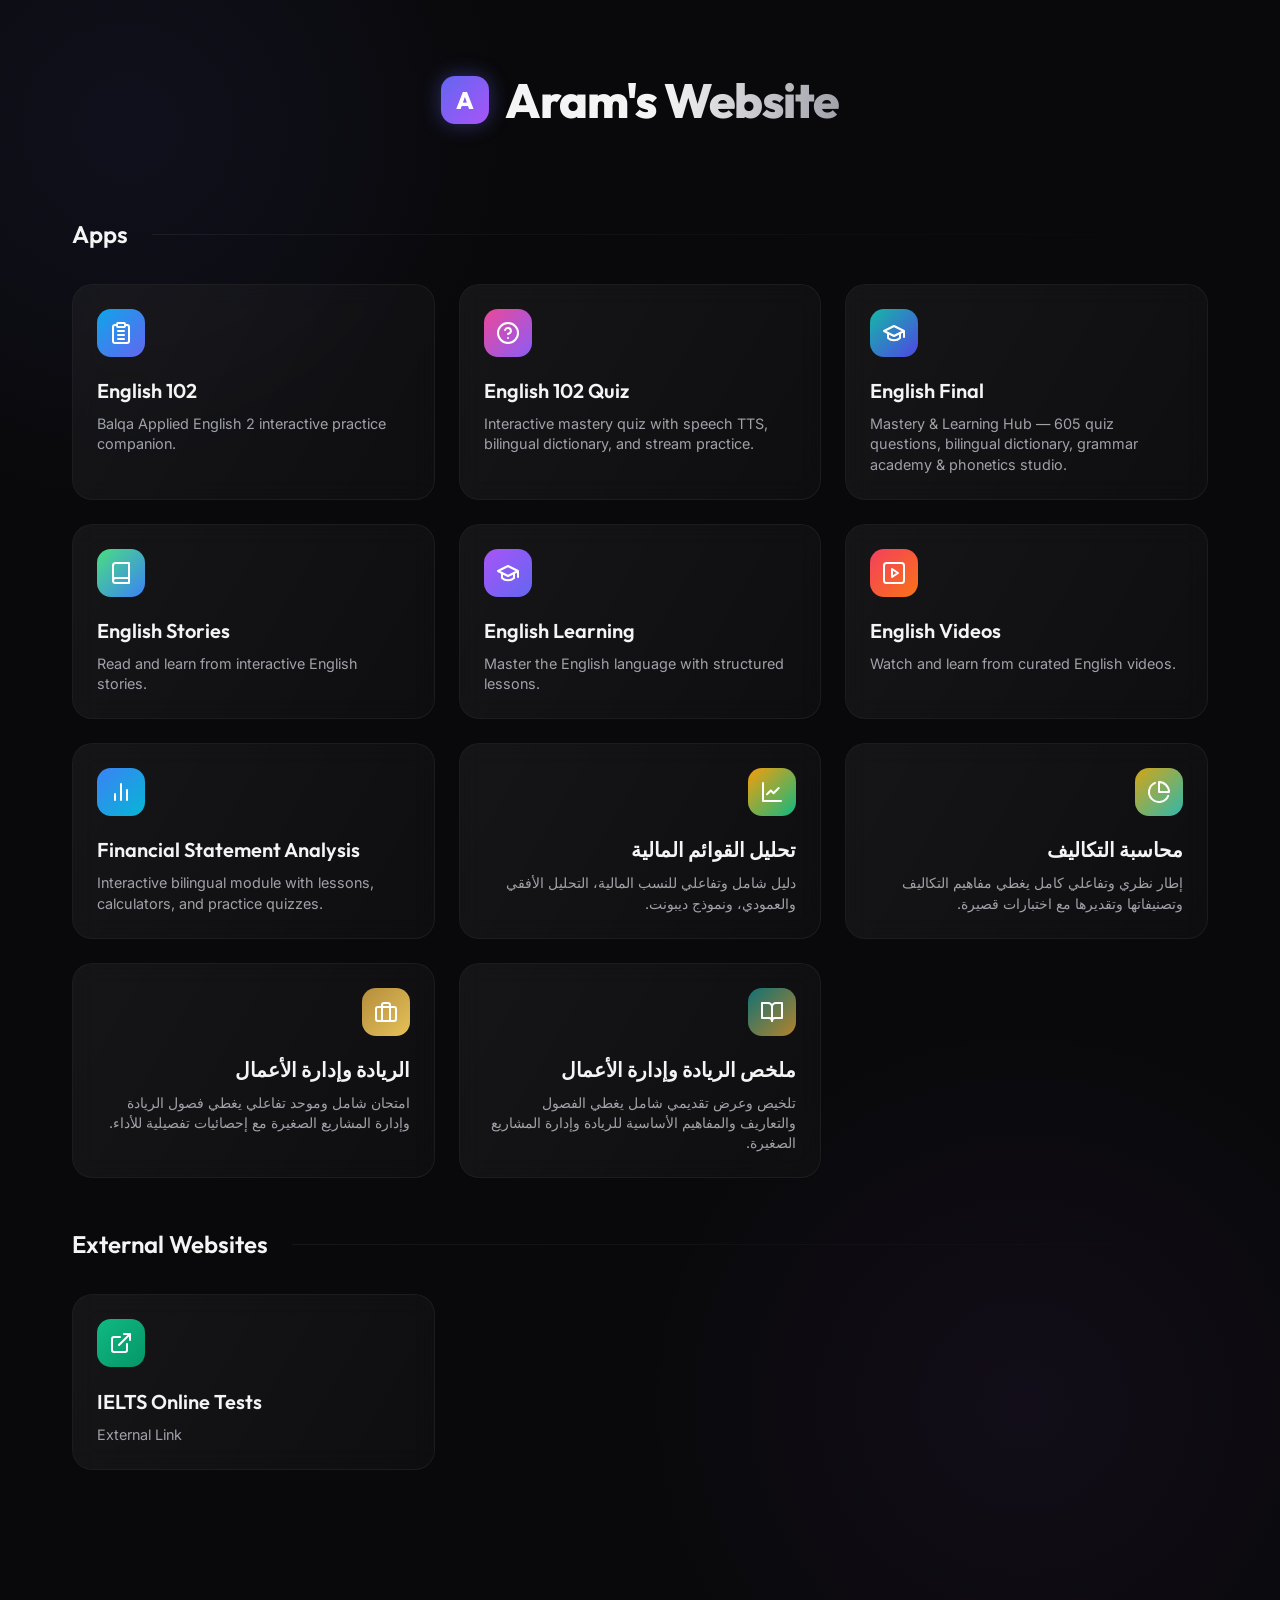
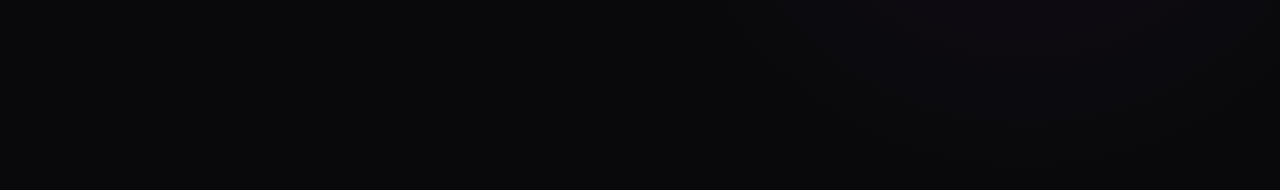
<file: index.html>
<!DOCTYPE html>
<html lang="en">
<head>
    <meta charset="UTF-8">
    <meta name="viewport" content="width=device-width, initial-scale=1.0">
    <title>Aram's Website</title>
    <link href="https://fonts.googleapis.com/css2?family=Outfit:wght@300;400;600;800&family=Inter:wght@400;500&display=swap" rel="stylesheet">
    <link rel="stylesheet" href="style.css">
</head>
<body>
    <div class="background-glow"></div>
    <div class="background-glow glow-2"></div>
    
    <div class="container">
        <header>
            <div class="logo-area">
                <div class="logo-icon">A</div>
                <h1>Aram's <span>Website</span></h1>
            </div>
        </header>

        <main>
            <div class="section-title">
                <h2>Apps</h2>
                <div class="line"></div>
            </div>
            
            <div class="app-grid" id="app-grid">
                
                <!-- English 102 App Card -->
                <a href="Apps/English%20102/index.html" class="app-card">
                    <div class="card-glass"></div>
                    <div class="card-content">
                        <div class="app-icon" style="background: linear-gradient(135deg, #0ea5e9, #6366f1);">
                            <svg xmlns="http://www.w3.org/2000/svg" width="24" height="24" viewBox="0 0 24 24" fill="none" stroke="currentColor" stroke-width="2" stroke-linecap="round" stroke-linejoin="round"><path d="M16 4h2a2 2 0 0 1 2 2v14a2 2 0 0 1-2 2H6a2 2 0 0 1-2-2V6a2 2 0 0 1 2-2h2"></path><rect x="8" y="2" width="8" height="4" rx="1" ry="1"></rect><path d="M9 14h6"></path><path d="M9 10h6"></path><path d="M9 18h6"></path></svg>
                        </div>
                        <div class="app-info">
                            <h3>English 102</h3>
                            <p>Balqa Applied English 2 interactive practice companion.</p>
                        </div>
                        <div class="app-arrow">
                            <svg xmlns="http://www.w3.org/2000/svg" width="20" height="20" viewBox="0 0 24 24" fill="none" stroke="currentColor" stroke-width="2" stroke-linecap="round" stroke-linejoin="round"><line x1="5" y1="12" x2="19" y2="12"></line><polyline points="12 5 19 12 12 19"></polyline></svg>
                        </div>
                    </div>
                </a>

                <!-- English 102 Quiz App Card -->
                <a href="Apps/English%20102%20Quiz/index.html" class="app-card">
                    <div class="card-glass"></div>
                    <div class="card-content">
                        <div class="app-icon" style="background: linear-gradient(135deg, #ec4899, #8b5cf6);">
                            <svg xmlns="http://www.w3.org/2000/svg" width="24" height="24" viewBox="0 0 24 24" fill="none" stroke="currentColor" stroke-width="2" stroke-linecap="round" stroke-linejoin="round"><circle cx="12" cy="12" r="10"></circle><path d="M9.09 9a3 3 0 0 1 5.83 1c0 2-3 3-3 3"></path><line x1="12" y1="17" x2="12.01" y2="17"></line></svg>
                        </div>
                        <div class="app-info">
                            <h3>English 102 Quiz</h3>
                            <p>Interactive mastery quiz with speech TTS, bilingual dictionary, and stream practice.</p>
                        </div>
                        <div class="app-arrow">
                            <svg xmlns="http://www.w3.org/2000/svg" width="20" height="20" viewBox="0 0 24 24" fill="none" stroke="currentColor" stroke-width="2" stroke-linecap="round" stroke-linejoin="round"><line x1="5" y1="12" x2="19" y2="12"></line><polyline points="12 5 19 12 12 19"></polyline></svg>
                        </div>
                    </div>
                </a>


                <!-- English Final App Card -->
                <a href="Apps/English%20Final/index.html" class="app-card">
                    <div class="card-glass"></div>
                    <div class="card-content">
                        <div class="app-icon" style="background: linear-gradient(135deg, #14b8a6, #4f46e5);">
                            <svg xmlns="http://www.w3.org/2000/svg" width="24" height="24" viewBox="0 0 24 24" fill="none" stroke="currentColor" stroke-width="2" stroke-linecap="round" stroke-linejoin="round"><path d="M22 10v6M2 10l10-5 10 5-10 5z"></path><path d="M6 12v5c3 3 9 3 12 0v-5"></path></svg>
                        </div>
                        <div class="app-info">
                            <h3>English Final</h3>
                            <p>Mastery & Learning Hub — 605 quiz questions, bilingual dictionary, grammar academy & phonetics studio.</p>
                        </div>
                        <div class="app-arrow">
                            <svg xmlns="http://www.w3.org/2000/svg" width="20" height="20" viewBox="0 0 24 24" fill="none" stroke="currentColor" stroke-width="2" stroke-linecap="round" stroke-linejoin="round"><line x1="5" y1="12" x2="19" y2="12"></line><polyline points="12 5 19 12 12 19"></polyline></svg>
                        </div>
                    </div>
                </a>

                <!-- English Stories App Card -->
                <a href="Apps/English%20Stories/index.html" class="app-card">
                    <div class="card-glass"></div>
                    <div class="card-content">
                        <div class="app-icon" style="background: linear-gradient(135deg, #4ade80, #3b82f6);">
                            <svg xmlns="http://www.w3.org/2000/svg" width="24" height="24" viewBox="0 0 24 24" fill="none" stroke="currentColor" stroke-width="2" stroke-linecap="round" stroke-linejoin="round"><path d="M4 19.5v-15A2.5 2.5 0 0 1 6.5 2H20v20H6.5a2.5 2.5 0 0 1 0-5H20"></path></svg>
                        </div>
                        <div class="app-info">
                            <h3>English Stories</h3>
                            <p>Read and learn from interactive English stories.</p>
                        </div>
                        <div class="app-arrow">
                            <svg xmlns="http://www.w3.org/2000/svg" width="20" height="20" viewBox="0 0 24 24" fill="none" stroke="currentColor" stroke-width="2" stroke-linecap="round" stroke-linejoin="round"><line x1="5" y1="12" x2="19" y2="12"></line><polyline points="12 5 19 12 12 19"></polyline></svg>
                        </div>
                    </div>
                </a>

                <!-- English Learning App Card -->
                <a href="Apps/English%20Learning/index.html" class="app-card">
                    <div class="card-glass"></div>
                    <div class="card-content">
                        <div class="app-icon" style="background: linear-gradient(135deg, #a855f7, #6366f1);">
                            <svg xmlns="http://www.w3.org/2000/svg" width="24" height="24" viewBox="0 0 24 24" fill="none" stroke="currentColor" stroke-width="2" stroke-linecap="round" stroke-linejoin="round"><path d="M22 10v6M2 10l10-5 10 5-10 5z"></path><path d="M6 12v5c3 3 9 3 12 0v-5"></path></svg>
                        </div>
                        <div class="app-info">
                            <h3>English Learning</h3>
                            <p>Master the English language with structured lessons.</p>
                        </div>
                        <div class="app-arrow">
                            <svg xmlns="http://www.w3.org/2000/svg" width="20" height="20" viewBox="0 0 24 24" fill="none" stroke="currentColor" stroke-width="2" stroke-linecap="round" stroke-linejoin="round"><line x1="5" y1="12" x2="19" y2="12"></line><polyline points="12 5 19 12 12 19"></polyline></svg>
                        </div>
                    </div>
                </a>

                <!-- English Videos App Card -->
                <a href="Apps/English%20Videos/index.html" class="app-card">
                    <div class="card-glass"></div>
                    <div class="card-content">
                        <div class="app-icon" style="background: linear-gradient(135deg, #f43f5e, #f97316);">
                            <svg xmlns="http://www.w3.org/2000/svg" width="24" height="24" viewBox="0 0 24 24" fill="none" stroke="currentColor" stroke-width="2" stroke-linecap="round" stroke-linejoin="round"><rect x="2" y="2" width="20" height="20" rx="2.5" ry="2.5"></rect><polygon points="10 8 16 12 10 16 10 8"></polygon></svg>
                        </div>
                        <div class="app-info">
                            <h3>English Videos</h3>
                            <p>Watch and learn from curated English videos.</p>
                        </div>
                        <div class="app-arrow">
                            <svg xmlns="http://www.w3.org/2000/svg" width="20" height="20" viewBox="0 0 24 24" fill="none" stroke="currentColor" stroke-width="2" stroke-linecap="round" stroke-linejoin="round"><line x1="5" y1="12" x2="19" y2="12"></line><polyline points="12 5 19 12 12 19"></polyline></svg>
                        </div>
                    </div>
                </a>

                <!-- Bilingual Financial Analysis Module -->
                <a href="Apps/bilingual_financial_analysis_module.html" class="app-card">
                    <div class="card-glass"></div>
                    <div class="card-content">
                        <div class="app-icon" style="background: linear-gradient(135deg, #3b82f6, #06b6d4);">
                            <svg xmlns="http://www.w3.org/2000/svg" width="24" height="24" viewBox="0 0 24 24" fill="none" stroke="currentColor" stroke-width="2" stroke-linecap="round" stroke-linejoin="round"><line x1="18" y1="20" x2="18" y2="10"></line><line x1="12" y1="20" x2="12" y2="4"></line><line x1="6" y1="20" x2="6" y2="14"></line></svg>
                        </div>
                        <div class="app-info">
                            <h3>Financial Statement Analysis</h3>
                            <p>Interactive bilingual module with lessons, calculators, and practice quizzes.</p>
                        </div>
                        <div class="app-arrow">
                            <svg xmlns="http://www.w3.org/2000/svg" width="20" height="20" viewBox="0 0 24 24" fill="none" stroke="currentColor" stroke-width="2" stroke-linecap="round" stroke-linejoin="round"><line x1="5" y1="12" x2="19" y2="12"></line><polyline points="12 5 19 12 12 19"></polyline></svg>
                        </div>
                    </div>
                </a>

                <!-- Arabic Financial Analysis -->
                <a href="Apps/%D8%AA%D8%AD%D8%A7%D9%84%D9%8A%D9%84%20%D9%85%D8%A7%D9%84%D9%8A%D8%A9.html" class="app-card rtl">
                    <div class="card-glass"></div>
                    <div class="card-content">
                        <div class="app-icon" style="background: linear-gradient(135deg, #f59e0b, #10b981);">
                            <svg xmlns="http://www.w3.org/2000/svg" width="24" height="24" viewBox="0 0 24 24" fill="none" stroke="currentColor" stroke-width="2" stroke-linecap="round" stroke-linejoin="round"><path d="M3 3v18h18"></path><path d="m18.7 8l-5.1 5.2-2.8-2.7L7 14.3"></path></svg>
                        </div>
                        <div class="app-info">
                            <h3>تحليل القوائم المالية</h3>
                            <p>دليل شامل وتفاعلي للنسب المالية، التحليل الأفقي والعمودي، ونموذج ديبونت.</p>
                        </div>
                        <div class="app-arrow">
                            <svg xmlns="http://www.w3.org/2000/svg" width="20" height="20" viewBox="0 0 24 24" fill="none" stroke="currentColor" stroke-width="2" stroke-linecap="round" stroke-linejoin="round"><line x1="19" y1="12" x2="5" y2="12"></line><polyline points="12 19 5 12 12 5"></polyline></svg>
                        </div>
                    </div>
                </a>

                <!-- Cost Accounting -->
                <a href="Apps/%D9%85%D8%AD%D8%A7%D8%B3%D8%A8%D8%A9%20%D8%AA%D9%83%D8%A7%D9%84%D9%8A%D9%81.html" class="app-card rtl">
                    <div class="card-glass"></div>
                    <div class="card-content">
                        <div class="app-icon" style="background: linear-gradient(135deg, #D4A517, #2FB8AC);">
                            <svg xmlns="http://www.w3.org/2000/svg" width="24" height="24" viewBox="0 0 24 24" fill="none" stroke="currentColor" stroke-width="2" stroke-linecap="round" stroke-linejoin="round"><path d="M21.21 15.89A10 10 0 1 1 8 2.83"></path><path d="M22 12A10 10 0 0 0 12 2v10z"></path></svg>
                        </div>
                        <div class="app-info">
                            <h3>محاسبة التكاليف</h3>
                            <p>إطار نظري وتفاعلي كامل يغطي مفاهيم التكاليف وتصنيفاتها وتقديرها مع اختبارات قصيرة.</p>
                        </div>
                        <div class="app-arrow">
                            <svg xmlns="http://www.w3.org/2000/svg" width="20" height="20" viewBox="0 0 24 24" fill="none" stroke="currentColor" stroke-width="2" stroke-linecap="round" stroke-linejoin="round"><line x1="19" y1="12" x2="5" y2="12"></line><polyline points="12 19 5 12 12 5"></polyline></svg>
                        </div>
                    </div>
                </a>

                <!-- Entrepreneurship and Small Business Management -->
                <a href="Apps/%D8%A7%D9%84%D8%B1%D9%8A%D8%A7%D8%AF%D8%A9.html" class="app-card rtl">
                    <div class="card-glass"></div>
                    <div class="card-content">
                        <div class="app-icon" style="background: linear-gradient(135deg, #b58d3d, #e5c158);">
                            <svg xmlns="http://www.w3.org/2000/svg" width="24" height="24" viewBox="0 0 24 24" fill="none" stroke="currentColor" stroke-width="2" stroke-linecap="round" stroke-linejoin="round"><rect x="2" y="7" width="20" height="14" rx="2" ry="2"></rect><path d="M16 21V5a2 2 0 0 0-2-2h-4a2 2 0 0 0-2 2v16"></path></svg>
                        </div>
                        <div class="app-info">
                            <h3>الريادة وإدارة الأعمال</h3>
                            <p>امتحان شامل وموحد تفاعلي يغطي فصول الريادة وإدارة المشاريع الصغيرة مع إحصائيات تفصيلية للأداء.</p>
                        </div>
                        <div class="app-arrow">
                            <svg xmlns="http://www.w3.org/2000/svg" width="20" height="20" viewBox="0 0 24 24" fill="none" stroke="currentColor" stroke-width="2" stroke-linecap="round" stroke-linejoin="round"><line x1="19" y1="12" x2="5" y2="12"></line><polyline points="12 19 5 12 12 5"></polyline></svg>
                        </div>
                    </div>
                </a>

                <!-- Entrepreneurship Summary -->
                <a href="Apps/%D9%85%D9%84%D8%AE%D8%B5%20%D8%A7%D9%84%D8%B1%D9%8A%D8%A7%D8%AF%D8%A9.html" class="app-card rtl">
                    <div class="card-glass"></div>
                    <div class="card-content">
                        <div class="app-icon" style="background: linear-gradient(135deg, #127175, #b3832b);">
                            <svg xmlns="http://www.w3.org/2000/svg" width="24" height="24" viewBox="0 0 24 24" fill="none" stroke="currentColor" stroke-width="2" stroke-linecap="round" stroke-linejoin="round"><path d="M2 3h6a4 4 0 0 1 4 4v14a3 3 0 0 0-3-3H2z"></path><path d="M22 3h-6a4 4 0 0 0-4 4v14a3 3 0 0 1 3-3h7z"></path></svg>
                        </div>
                        <div class="app-info">
                            <h3>ملخص الريادة وإدارة الأعمال</h3>
                            <p>تلخيص وعرض تقديمي شامل يغطي الفصول والتعاريف والمفاهيم الأساسية للريادة وإدارة المشاريع الصغيرة.</p>
                        </div>
                        <div class="app-arrow">
                            <svg xmlns="http://www.w3.org/2000/svg" width="20" height="20" viewBox="0 0 24 24" fill="none" stroke="currentColor" stroke-width="2" stroke-linecap="round" stroke-linejoin="round"><line x1="19" y1="12" x2="5" y2="12"></line><polyline points="12 19 5 12 12 5"></polyline></svg>
                        </div>
                    </div>
                </a>

            </div>

            <div class="section-title" style="margin-top: 3rem;">
                <h2>External Websites</h2>
                <div class="line"></div>
            </div>
            
            <div class="app-grid" id="external-grid">
                <!-- External websites will be injected here -->
            </div>
        </main>
    </div>

    <script>
        fetch('ExternalWebsites.txt')
            .then(response => response.text())
            .then(data => {
                const lines = data.split('\n');
                const grid = document.getElementById('external-grid');
                lines.forEach(line => {
                    if (line.trim() === '') return;
                    const parts = line.split('|');
                    if (parts.length >= 2) {
                        const name = parts[0].trim();
                        const url = parts.slice(1).join('|').trim();
                        
                        const card = document.createElement('a');
                        card.href = url;
                        card.target = "_blank";
                        card.className = "app-card";
                        
                        card.innerHTML = `
                            <div class="card-glass"></div>
                            <div class="card-content">
                                <div class="app-icon" style="background: linear-gradient(135deg, #10b981, #059669);">
                                    <svg xmlns="http://www.w3.org/2000/svg" width="24" height="24" viewBox="0 0 24 24" fill="none" stroke="currentColor" stroke-width="2" stroke-linecap="round" stroke-linejoin="round"><path d="M18 13v6a2 2 0 0 1-2 2H5a2 2 0 0 1-2-2V8a2 2 0 0 1 2-2h6"></path><polyline points="15 3 21 3 21 9"></polyline><line x1="10" y1="14" x2="21" y2="3"></line></svg>
                                </div>
                                <div class="app-info">
                                    <h3>${name}</h3>
                                    <p>External Link</p>
                                </div>
                                <div class="app-arrow">
                                    <svg xmlns="http://www.w3.org/2000/svg" width="20" height="20" viewBox="0 0 24 24" fill="none" stroke="currentColor" stroke-width="2" stroke-linecap="round" stroke-linejoin="round"><line x1="5" y1="12" x2="19" y2="12"></line><polyline points="12 5 19 12 12 19"></polyline></svg>
                                </div>
                            </div>
                        `;
                        grid.appendChild(card);
                    }
                });
            })
            .catch(err => console.error('Error loading external websites:', err));
    </script>
</body>
</html>
</file>
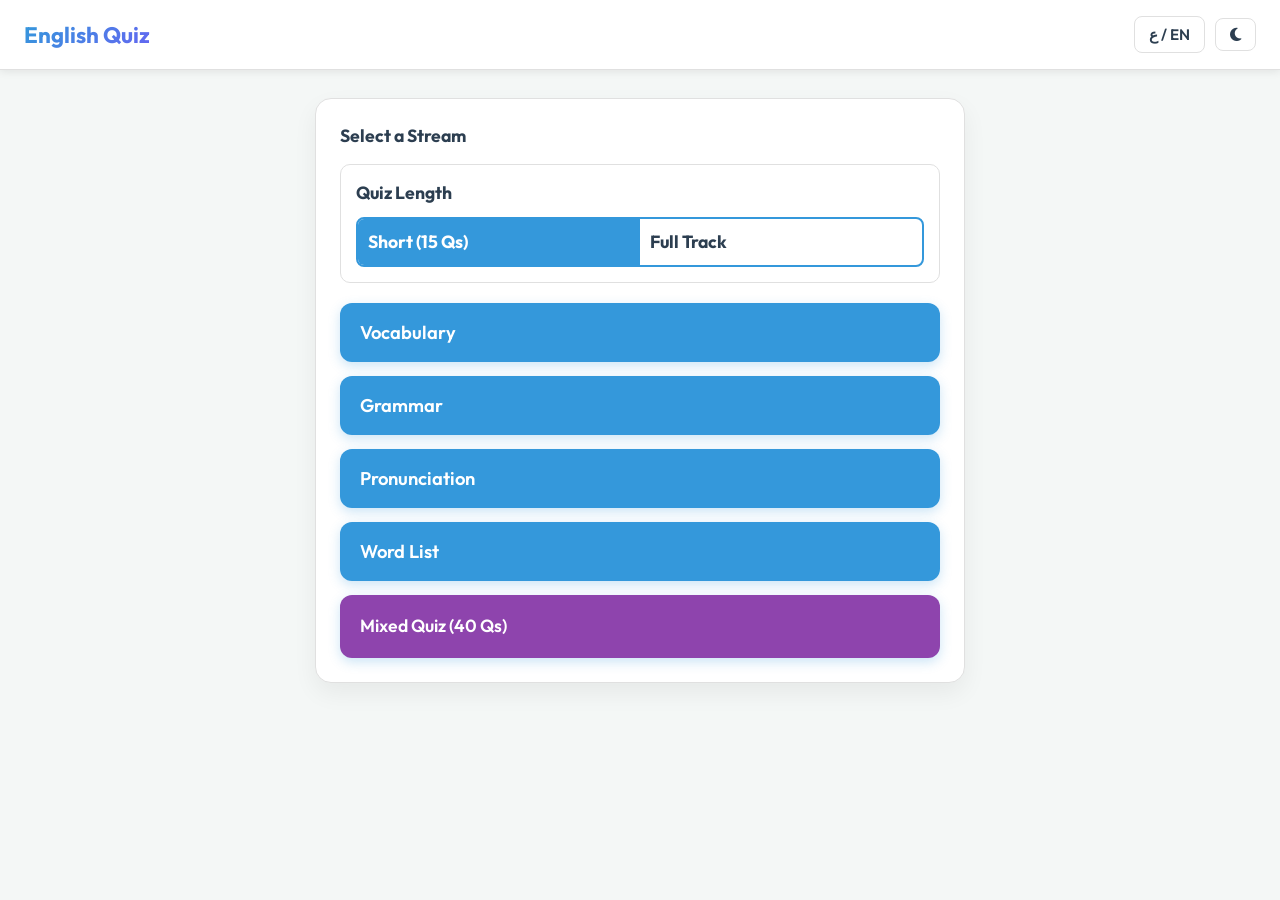
<file: Apps/English 102 Quiz/index.html>
<!DOCTYPE html>
<html lang="en">
<head>
    <meta charset="UTF-8">
    <meta name="viewport" content="width=device-width, initial-scale=1.0">
    <title>English Mastery Quiz</title>
    <!-- Google Fonts: Outfit & Cairo -->
    <link rel="preconnect" href="https://fonts.googleapis.com">
    <link rel="preconnect" href="https://fonts.gstatic.com" crossorigin>
    <link href="https://fonts.googleapis.com/css2?family=Cairo:wght@400;600;700;800&family=Outfit:wght@400;500;600;700;800&family=Tajawal:wght@400;500;700&display=swap" rel="stylesheet">
    <link rel="stylesheet" href="css/styles.css">
    <link rel="stylesheet" href="https://cdnjs.cloudflare.com/ajax/libs/font-awesome/6.4.0/css/all.min.css">
</head>
<body>
    <header>
        <h1 id="app-title">English Quiz</h1>
        <div class="controls">
            <!-- Voice Selector Dropdown (Hidden until voices load) -->
            <select id="voice-select" class="control-btn hidden" title="Choose Voice"></select>
            
            <button id="btn-lang" class="control-btn" title="Toggle Arabic Translation">ع / EN</button>
            <button id="btn-theme" class="control-btn" title="Toggle Theme"><i class="fas fa-moon"></i></button>
        </div>
    </header>

    <main id="app-container">
        <!-- Home Screen -->
        <section id="home-screen" class="screen">
            <h2 id="menu-title">Select a Stream</h2>
            
            <!-- NEW: Quiz Length Selector -->
            <div class="length-selector card-box">
                <h4 id="length-title" style="margin-bottom: 10px; text-align: center;">Quiz Length</h4>
                <div class="toggle-group">
                    <input type="radio" id="mode-short" name="quiz-length" value="15" checked>
                    <label for="mode-short" id="lbl-short">Short (15 Qs)</label>
                    
                    <input type="radio" id="mode-full" name="quiz-length" value="full">
                    <label for="mode-full" id="lbl-full">Full Track</label>
                </div>
            </div>

            <div class="menu-grid">
                <button class="stream-btn" data-stream="vocab">Vocabulary</button>
                <button class="stream-btn" data-stream="grammar">Grammar</button>
                <button class="stream-btn" data-stream="pronunciation">Pronunciation</button>
                <button class="stream-btn" data-stream="wordlist">Word List</button>
                <!-- NEW: Mixed Mode Button -->
                <button class="stream-btn mixed-btn" data-stream="mixed" id="btn-mixed">Mixed Quiz (40 Qs)</button>
            </div>
        </section>

        <!-- Quiz Screen -->
        <section id="quiz-screen" class="screen hidden">
            <div class="quiz-header">
                <button id="btn-home" class="outline-btn" title="Quit to Home"><i class="fas fa-home"></i> Quit</button>
                <span id="question-counter">1 / 10</span>
            </div>
            
            <div class="progress-bar-container">
                <div id="progress-bar"></div>
            </div>

            <!-- Question Area -->
            <div id="question-container" class="card-box">
                <div class="flex-between">
                    <h3 id="question-text">Question goes here?</h3>
                    <button id="btn-audio-q" class="audio-btn out-btn" title="Listen to Question"><i class="fas fa-volume-up"></i></button>
                </div>
            </div>

            <!-- Options Area -->
            <div id="options-container" class="options-grid"></div>

            <!-- Explanation Box -->
            <div id="explanation-container" class="hidden">
                <div class="explanation-box card-box">
                    <div class="flex-between">
                        <h4 id="exp-title">Explanation</h4>
                        <button id="btn-audio-exp" class="audio-btn out-btn" title="Listen to Explanation"><i class="fas fa-volume-up"></i></button>
                    </div>
                    <p id="explanation-text" class="mt-10"></p>
                </div>
            </div>

            <!-- Navigation Area -->
            <div class="nav-buttons">
                <button id="btn-prev" class="secondary-btn" disabled><i class="fas fa-arrow-left"></i> Prev</button>
                <button id="btn-next" class="primary-btn">Next <i class="fas fa-arrow-right"></i></button>
            </div>
        </section>
        
        <!-- Results Screen -->
        <section id="results-screen" class="screen hidden">
            <h2 id="results-title">Quiz Completed!</h2>
            <p id="score-text">Your score: 0 / 0</p>
            <button id="btn-restart" class="primary-btn">Back to Menu</button>
        </section>
    </main>

    <!-- Interactive Dictionary Tooltip -->
    <div id="word-tooltip" class="hidden">
        <span id="tooltip-en" class="text-en"></span> = <span id="tooltip-ar" class="text-ar" dir="rtl"></span>
    </div>

    <script type="module" src="js/app.js"></script>
</body>
</html>
</file>
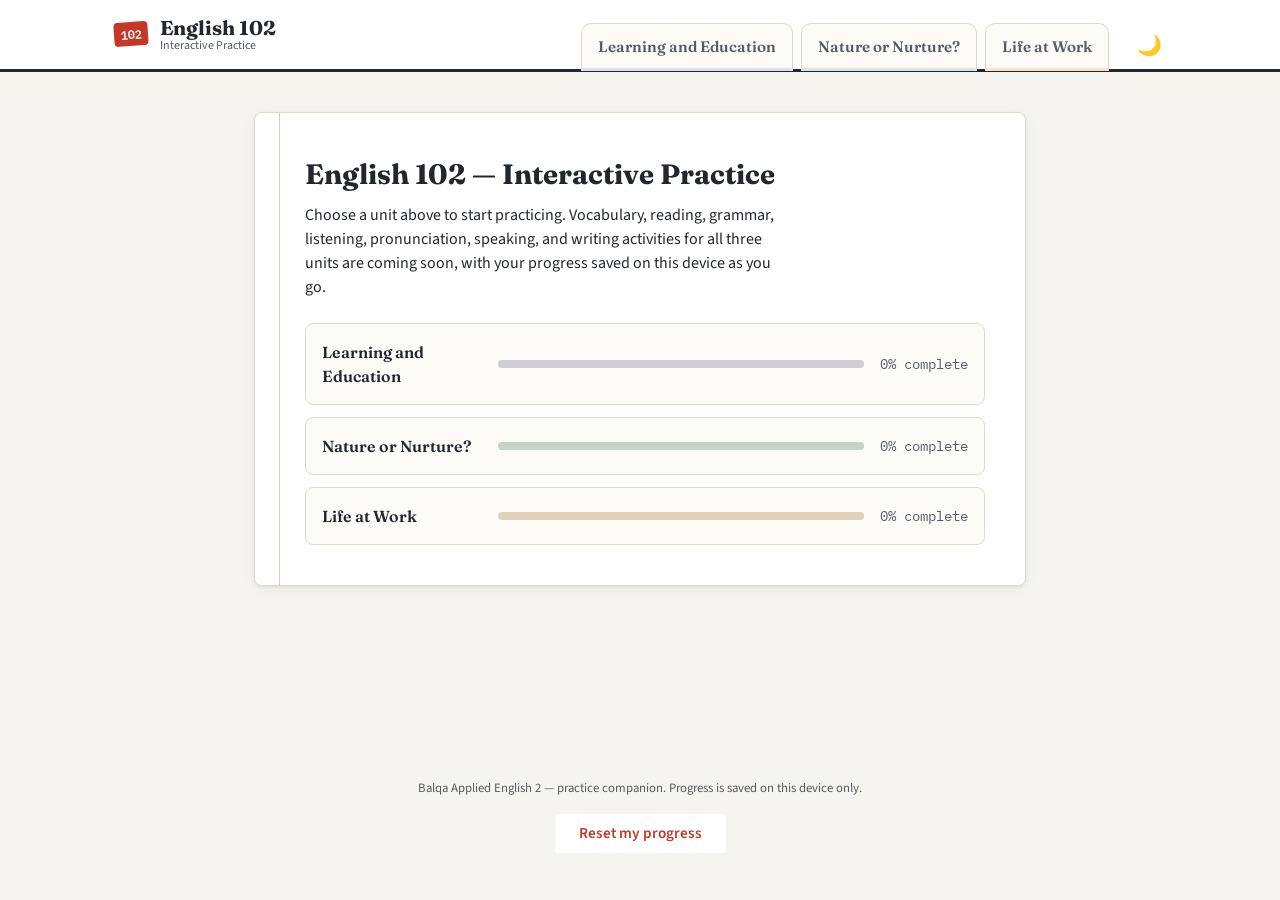
<file: Apps/English 102/index.html>
<!DOCTYPE html>
<html lang="en">
<head>
  <meta charset="UTF-8" />
  <meta name="viewport" content="width=device-width, initial-scale=1.0" />
  <title>English 102 — Interactive Practice</title>

  <link rel="preconnect" href="https://fonts.googleapis.com" />
  <link rel="preconnect" href="https://fonts.gstatic.com" crossorigin />
  <link
    href="https://fonts.googleapis.com/css2?family=Fraunces:opsz,wght@9..144,400;9..144,600;9..144,700&family=Source+Sans+3:wght@400;600;700&family=IBM+Plex+Mono:wght@400;600&display=swap"
    rel="stylesheet"
  />

  <link rel="stylesheet" href="css/reset.css" />
  <link rel="stylesheet" href="css/variables.css" />
  <link rel="stylesheet" href="css/layout.css" />
  <link rel="stylesheet" href="css/components.css" />
  <link rel="stylesheet" href="css/exercises.css" />
</head>
<body>
  <a class="skip-link" href="#app-root">Skip to content</a>

  <header class="site-header">
    <div class="site-header__inner">
      <a class="brand" href="#/" aria-label="English 102 home">
        <span class="brand__mark" aria-hidden="true">102</span>
        <span class="brand__text">
          <span class="brand__title">English 102</span>
          <span class="brand__subtitle">Interactive Practice</span>
        </span>
      </a>
      <div class="header-controls">
        <nav class="unit-nav" id="unit-nav" aria-label="Units"></nav>
        <button id="theme-toggle" class="btn--theme" aria-label="Toggle dark mode" title="Toggle dark mode">🌙</button>
      </div>
    </div>
    <nav class="section-nav" id="section-nav" aria-label="Sections"></nav>
  </header>

  <main id="app-root" class="app-root" tabindex="-1">
    <!-- Views are rendered here by js/app.js -->
  </main>

  <footer class="site-footer">
    <p>Balqa Applied English 2 — practice companion. Progress is saved on this device only.</p>
    <div id="footer-actions"></div>
  </footer>

  <script type="module" src="js/app.js"></script>
</body>
</html>
</file>
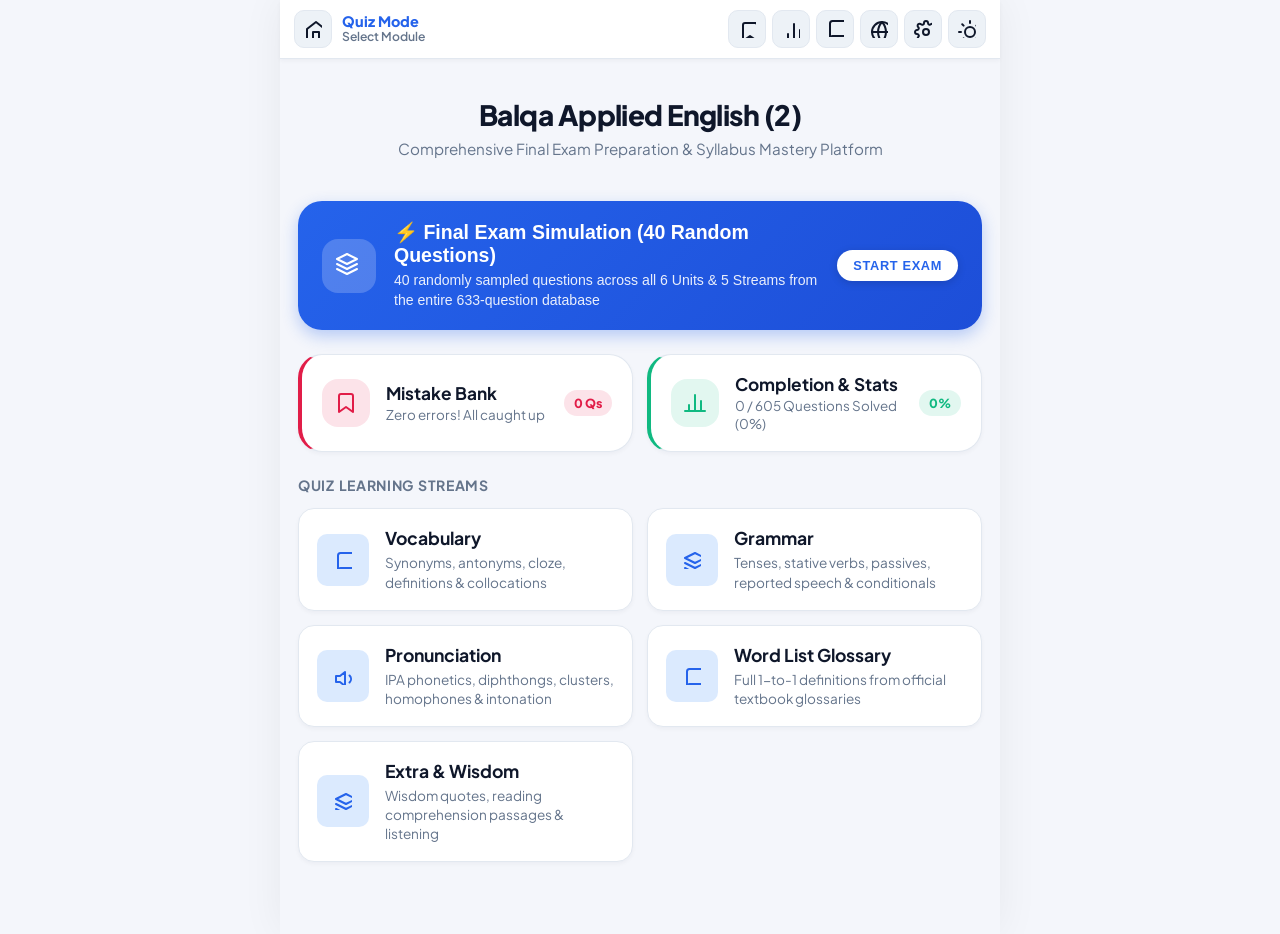
<file: Apps/English Final/index.html>
<!DOCTYPE html>
<html lang="en" dir="ltr" data-theme="light">
<head>
  <meta charset="UTF-8">
  <meta name="viewport" content="width=device-width, initial-scale=1.0, maximum-scale=1.0, user-scalable=no">
  <title>Balqa Applied English (2) — Mastery & Learning Hub</title>
  <link rel="stylesheet" href="style.css">
  <link rel="preconnect" href="https://fonts.googleapis.com">
  <link rel="preconnect" href="https://fonts.gstatic.com" crossorigin>
  <link href="https://fonts.googleapis.com/css2?family=Plus+Jakarta+Sans:wght@400;500;600;700;800&family=Tajawal:wght@400;500;700;800&family=JetBrains+Mono:wght@400;600;700&display=swap" rel="stylesheet">
</head>
<body>

  <!-- SVG Sprite Definitions -->
  <svg style="display: none;">
    <defs>
      <g id="icon-home"><path d="M3 9l9-7 9 7v11a2 2 0 0 1-2 2H5a2 2 0 0 1-2-2z"/><polyline points="9 22 9 12 15 12 15 22"/></g>
      <g id="icon-volume"><polygon points="11 5 6 9 2 9 2 15 6 15 11 19 11 5"/><path d="M15.54 8.46a5 5 0 0 1 0 7.07"/><path d="M19.07 4.93a10 10 0 0 1 0 14.14"/></g>
      <g id="icon-sun"><circle cx="12" cy="12" r="5"/><line x1="12" y1="1" x2="12" y2="3"/><line x1="12" y1="21" x2="12" y2="23"/><line x1="4.22" y1="4.22" x2="5.64" y2="5.64"/><line x1="18.36" y1="18.36" x2="19.78" y2="19.78"/><line x1="1" y1="12" x2="3" y2="12"/><line x1="21" y1="12" x2="23" y2="12"/><line x1="4.22" y1="19.78" x2="5.64" y2="18.36"/><line x1="18.36" y1="5.64" x2="19.78" y2="4.22"/></g>
      <g id="icon-moon"><path d="M21 12.79A9 9 0 1 1 11.21 3 7 7 0 0 0 21 12.79z"/></g>
      <g id="icon-settings"><circle cx="12" cy="12" r="3"/><path d="M19.4 15a1.65 1.65 0 0 0 .33 1.82l.06.06a2 2 0 0 1 0 2.83 2 2 0 0 1-2.83 0l-.06-.06a1.65 1.65 0 0 0-1.82-.33 1.65 1.65 0 0 0-1 1.51V21a2 2 0 0 1-2 2 2 2 0 0 1-2-2v-.09A1.65 1.65 0 0 0 9 19.4a1.65 1.65 0 0 0-1.82.33l-.06.06a2 2 0 0 1-2.83 0 2 2 0 0 1 0-2.83l.06-.06a1.65 1.65 0 0 0 .33-1.82 1.65 1.65 0 0 0-1.51-1H3a2 2 0 0 1-2-2 2 2 0 0 1 2-2h.09A1.65 1.65 0 0 0 4.6 9a1.65 1.65 0 0 0-.33-1.82l-.06-.06a2 2 0 0 1 0-2.83 2 2 0 0 1 2.83 0l.06.06a1.65 1.65 0 0 0 1.82.33H9a1.65 1.65 0 0 0 1-1.51V3a2 2 0 0 1 2-2 2 2 0 0 1 2 2v.09a1.65 1.65 0 0 0 1 1.51 1.65 1.65 0 0 0 1.82-.33l.06-.06a2 2 0 0 1 2.83 0 2 2 0 0 1 0 2.83l-.06.06a1.65 1.65 0 0 0-.33 1.82V9a1.65 1.65 0 0 0 1.51 1H21a2 2 0 0 1 2 2 2 2 0 0 1-2 2h-.09a1.65 1.65 0 0 0-1.51 1z"/></g>
      <g id="icon-chevron-left"><polyline points="15 18 9 12 15 6"/></g>
      <g id="icon-chevron-right"><polyline points="9 18 15 12 9 6"/></g>
      <g id="icon-check"><polyline points="20 6 9 17 4 12"/></g>
      <g id="icon-close"><line x1="18" y1="6" x2="6" y2="18"/><line x1="6" y1="6" x2="18" y2="18"/></g>
      <g id="icon-book"><path d="M4 19.5A2.5 2.5 0 0 1 6.5 17H20"/><path d="M6.5 2H20v20H6.5A2.5 2.5 0 0 1 4 19.5v-15A2.5 2.5 0 0 1 6.5 2z"/></g>
      <g id="icon-mic"><path d="M12 1a3 3 0 0 0-3 3v8a3 3 0 0 0 6 0V4a3 3 0 0 0-3-3z"/><path d="M19 10v2a7 7 0 0 1-14 0v-2"/><line x1="12" y1="19" x2="12" y2="23"/><line x1="8" y1="23" x2="16" y2="23"/></g>
      <g id="icon-rotate"><polyline points="1 4 1 10 7 10"/><path d="M3.51 15a9 9 0 1 0 2.13-9.36L1 10"/></g>
      <g id="icon-academic"><path d="M12 2L2 7l10 5 10-5-10-5zM2 17l10 5 10-5M2 12l10 5 10-5"/></g>
      <g id="icon-search"><circle cx="11" cy="11" r="8"/><line x1="21" y1="21" x2="16.65" y2="16.65"/></g>
      <g id="icon-chart"><line x1="18" y1="20" x2="18" y2="10"/><line x1="12" y1="20" x2="12" y2="4"/><line x1="6" y1="20" x2="6" y2="14"/><line x1="2" y1="20" x2="22" y2="20"/></g>
      <g id="icon-bookmark"><path d="M19 21l-7-5-7 5V5a2 2 0 0 1 2-2h10a2 2 0 0 1 2 2z"/></g>
      <g id="icon-translate"><circle cx="12" cy="12" r="10"/><line x1="2" y1="12" x2="22" y2="12"/><path d="M12 2a15.3 15.3 0 0 1 4 10 15.3 15.3 0 0 1-4 10 15.3 15.3 0 0 1-4-10 15.3 15.3 0 0 1 4-10z"/></g>
    </defs>
  </svg>

  <div id="app" class="app-wrapper">
    <!-- Top Navigation Header -->
    <header class="app-header">
      <div class="header-left">
        <button id="nav-home-btn" class="header-btn" title="Home Screen" aria-label="Home">
          <svg class="svg-icon"><use href="#icon-home"/></svg>
        </button>
        <div class="header-title-wrap">
          <span id="header-stream-tag" class="header-tag">English 102</span>
          <span id="header-unit-tag" class="header-tag unit-tag">Select Stream</span>
        </div>
      </div>

      <div class="header-actions">
        <button id="nav-mistakes-btn" class="header-btn mistakes-nav-btn" title="Mistake Bank (Previously Missed Questions)" aria-label="Mistake Bank">
          <svg class="svg-icon"><use href="#icon-bookmark"/></svg>
          <span id="mistakes-count-badge" class="badge-counter hidden">0</span>
        </button>
        <button id="nav-stats-btn" class="header-btn" title="Completion & Study Statistics" aria-label="Statistics">
          <svg class="svg-icon"><use href="#icon-chart"/></svg>
        </button>
        <button id="toggle-mode-btn" class="header-btn mode-btn" title="Switch between Learning Hub and Quiz Mode" aria-label="Switch Mode">
          <span id="mode-icon"><svg class="svg-icon"><use href="#icon-academic"/></svg></span>
        </button>
        <button id="toggle-trans-btn" class="header-btn" title="Toggle Arabic Translation (EN / عربي)" aria-label="Toggle Arabic">
          <svg class="svg-icon"><use href="#icon-translate"/></svg>
        </button>
        <button id="audio-settings-btn" class="header-btn" title="Speech Voice Settings" aria-label="Voice Settings">
          <svg class="svg-icon"><use href="#icon-settings"/></svg>
        </button>
        <button id="toggle-theme-btn" class="header-btn" title="Toggle Dark/Light Mode" aria-label="Toggle Theme">
          <svg class="svg-icon theme-sun"><use href="#icon-sun"/></svg>
          <svg class="svg-icon theme-moon"><use href="#icon-moon"/></svg>
        </button>
      </div>
    </header>

    <!-- Main Dynamic Viewport Container -->
    <main id="view-container" class="main-content" role="main">
      <!-- Injected dynamically by Router -->
    </main>

    <!-- Voice Settings Modal -->
    <div id="voice-modal" class="modal-backdrop hidden" role="dialog" aria-modal="true" aria-labelledby="voice-modal-title">
      <div class="modal-card">
        <div class="modal-header">
          <h3 id="voice-modal-title">Speech Synthesis Audio Settings</h3>
          <button id="close-modal-btn" class="icon-btn-plain" aria-label="Close modal"><svg class="svg-icon"><use href="#icon-close"/></svg></button>
        </div>
        <div class="modal-body">
          <div class="form-group">
            <label for="voice-select">English Speaker Voice:</label>
            <select id="voice-select" class="custom-select"></select>
          </div>
          <div class="form-group">
            <label for="speech-rate">Speaking Speed (<span id="rate-value">0.9x</span>):</label>
            <input type="range" id="speech-rate" min="0.5" max="1.3" step="0.05" value="0.9">
          </div>
          <button id="test-voice-btn" class="btn btn-secondary">Test Voice Pronunciation</button>
        </div>
      </div>
    </div>

    <!-- In-App Confirmation / Action Modal Dialog -->
    <div id="confirm-modal" class="modal-backdrop hidden" role="dialog" aria-modal="true" aria-labelledby="confirm-modal-title">
      <div class="modal-card confirm-modal-card">
        <div class="confirm-modal-header">
          <div class="confirm-modal-icon">
            <svg class="svg-icon" style="width:24px;height:24px;"><use href="#icon-rotate"/></svg>
          </div>
          <h3 id="confirm-modal-title">Quit Quiz?</h3>
        </div>
        <div class="confirm-modal-body">
          <p id="confirm-modal-message">Are you sure you want to quit the current quiz and return to Home? Your progress will not be saved.</p>
        </div>
        <div class="confirm-modal-footer">
          <button id="confirm-modal-cancel" class="btn btn-outline">Cancel</button>
          <button id="confirm-modal-ok" class="btn btn-primary">Quit to Home</button>
        </div>
      </div>
    </div>

    <!-- Word Translation Popover Tooltip -->
    <div id="word-popover" class="word-tooltip hidden" role="tooltip">
      <div class="tooltip-body">
        <span id="popover-en" class="tooltip-en"></span>
        <span id="popover-ar" class="tooltip-ar"></span>
      </div>
    </div>
  </div>

  <!-- Lexicon Dictionary -->
  <script src="src/data/lexicon/dictionary.js"></script>

  <!-- Quiz Data Files (30 Partitions) -->
  <!-- Unit 1 -->
  <script src="src/data/units/unit1/unit1_vocab.js"></script>
  <script src="src/data/units/unit1/unit1_grammar.js"></script>
  <script src="src/data/units/unit1/unit1_pronunciation.js"></script>
  <script src="src/data/units/unit1/unit1_wordlist.js"></script>
  <script src="src/data/units/unit1/unit1_extra.js"></script>

  <!-- Unit 2 -->
  <script src="src/data/units/unit2/unit2_vocab.js"></script>
  <script src="src/data/units/unit2/unit2_grammar.js"></script>
  <script src="src/data/units/unit2/unit2_pronunciation.js"></script>
  <script src="src/data/units/unit2/unit2_wordlist.js"></script>
  <script src="src/data/units/unit2/unit2_extra.js"></script>

  <!-- Unit 3 -->
  <script src="src/data/units/unit3/unit3_vocab.js"></script>
  <script src="src/data/units/unit3/unit3_grammar.js"></script>
  <script src="src/data/units/unit3/unit3_pronunciation.js"></script>
  <script src="src/data/units/unit3/unit3_wordlist.js"></script>
  <script src="src/data/units/unit3/unit3_extra.js"></script>

  <!-- Unit 4 -->
  <script src="src/data/units/unit4/unit4_vocab.js"></script>
  <script src="src/data/units/unit4/unit4_grammar.js"></script>
  <script src="src/data/units/unit4/unit4_pronunciation.js"></script>
  <script src="src/data/units/unit4/unit4_wordlist.js"></script>
  <script src="src/data/units/unit4/unit4_extra.js"></script>

  <!-- Unit 5 -->
  <script src="src/data/units/unit5/unit5_vocab.js"></script>
  <script src="src/data/units/unit5/unit5_grammar.js"></script>
  <script src="src/data/units/unit5/unit5_pronunciation.js"></script>
  <script src="src/data/units/unit5/unit5_wordlist.js"></script>
  <script src="src/data/units/unit5/unit5_extra.js"></script>

  <!-- Unit 6 -->
  <script src="src/data/units/unit6/unit6_vocab.js"></script>
  <script src="src/data/units/unit6/unit6_grammar.js"></script>
  <script src="src/data/units/unit6/unit6_pronunciation.js"></script>
  <script src="src/data/units/unit6/unit6_wordlist.js"></script>
  <script src="src/data/units/unit6/unit6_extra.js"></script>

    <!-- Learning Hub Data Files (Units 1-6) -->
  <!-- Unit 1 -->
  <script src="src/data/learning/unit1/u1_learning_vocab.js"></script>
  <script src="src/data/learning/unit1/u1_learning_grammar.js"></script>
  <script src="src/data/learning/unit1/u1_learning_pronunciation.js"></script>

  <!-- Unit 2 -->
  <script src="src/data/learning/unit2/u2_learning_vocab.js"></script>
  <script src="src/data/learning/unit2/u2_learning_grammar.js"></script>
  <script src="src/data/learning/unit2/u2_learning_pronunciation.js"></script>

  <!-- Unit 3 -->
  <script src="src/data/learning/unit3/u3_learning_vocab.js"></script>
  <script src="src/data/learning/unit3/u3_learning_grammar.js"></script>
  <script src="src/data/learning/unit3/u3_learning_pronunciation.js"></script>

  <!-- Unit 4 -->
  <script src="src/data/learning/unit4/u4_learning_vocab.js"></script>
  <script src="src/data/learning/unit4/u4_learning_grammar.js"></script>
  <script src="src/data/learning/unit4/u4_learning_pronunciation.js"></script>

  <!-- Unit 5 -->
  <script src="src/data/learning/unit5/u5_learning_vocab.js"></script>
  <script src="src/data/learning/unit5/u5_learning_grammar.js"></script>
  <script src="src/data/learning/unit5/u5_learning_pronunciation.js"></script>

  <!-- Unit 6 -->
  <script src="src/data/learning/unit6/u6_learning_vocab.js"></script>
  <script src="src/data/learning/unit6/u6_learning_grammar.js"></script>
  <script src="src/data/learning/unit6/u6_learning_pronunciation.js"></script>

  <!-- Application Engine -->
  <script src="app.js"></script>
</body>
</html>
</file>
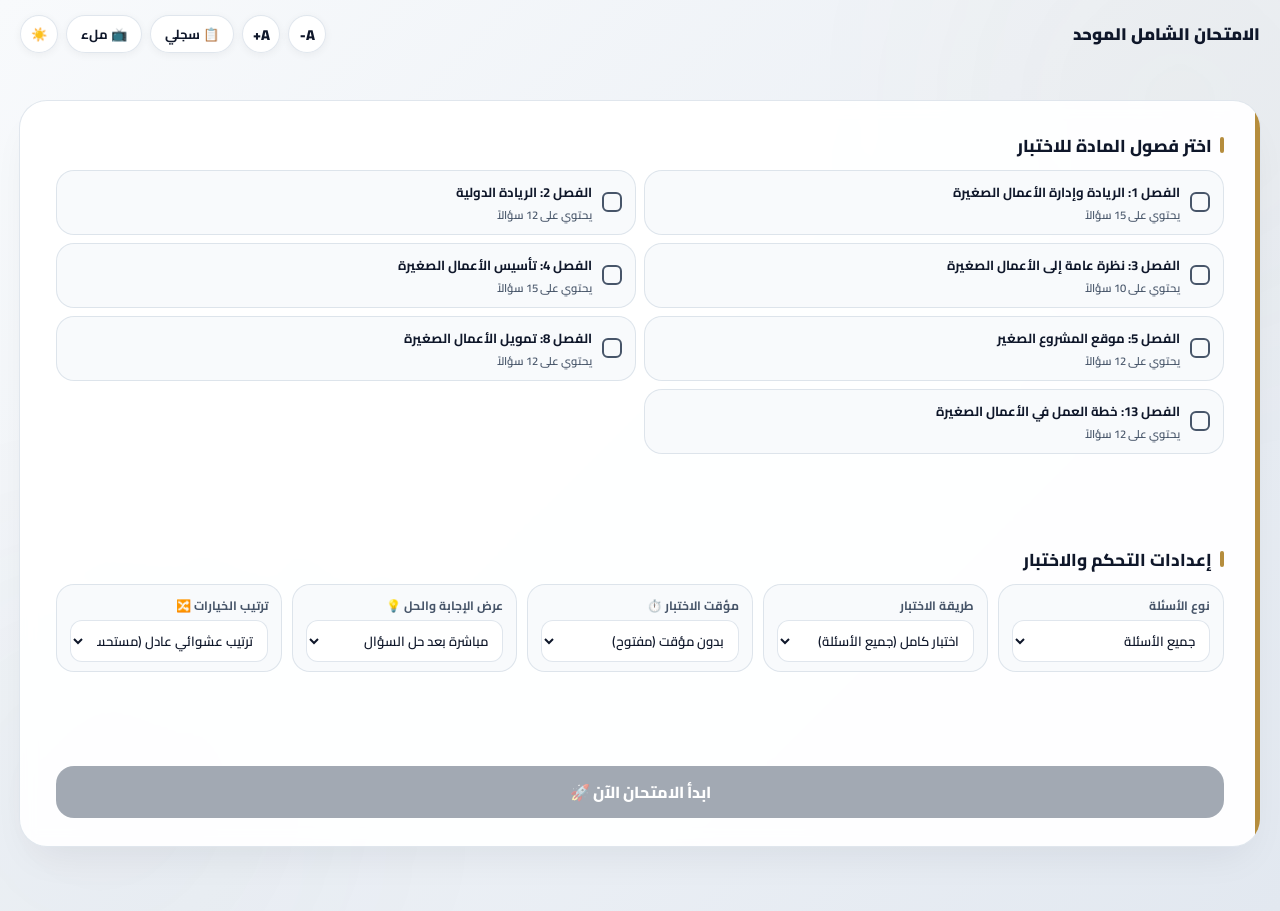
<file: Apps/الريادة.html>
<!DOCTYPE html>
<html lang="ar" dir="rtl">
<head>
<meta charset="UTF-8">
<meta name="viewport" content="width=device-width, initial-scale=1.0">
<title>الامتحان الشامل الموحد - الريادة وإدارة الأعمال الصغيرة</title>
<link href="https://fonts.googleapis.com/css2?family=Cairo:wght@300;400;600;700;900&family=Tajawal:wght@300;400;500;700;800;900&display=swap" rel="stylesheet">
<style>
  :root {
    --bg-app:          linear-gradient(135deg, #f8fafc 0%, #e2e8f0 100%);
    --bg-card:         rgba(255, 255, 255, 0.95);
    --bg-card-header:  #f8fafc;
    --border-color:    rgba(203, 213, 225, 0.6);
    --text-main:       #0f172a;
    --text-muted:      #475569;
    --text-white:      #ffffff;
    --primary:         #0f172a;
    --accent:          #b58d3d;
    --accent-light:    #fdf6e2;
    --accent-gradient: linear-gradient(135deg, var(--accent-light) 0%, #fffdf6 100%);
    --success:         #059669;
    --success-bg:      #ecfdf5;
    --success-border:  #34d399;
    --error:           #dc2626;
    --error-bg:        #fef2f2;
    --error-border:    #f87171;
    --shadow-sm:       0 2px 8px rgba(0, 0, 0, 0.05);
    --shadow-md:       0 12px 30px rgba(0, 0, 0, 0.06);
    --shadow-lg:       0 20px 40px -15px rgba(15, 23, 42, 0.08);
    --radius-lg:       28px;
    --radius-md:       18px;
    --radius-sm:       12px;
    --transition:      all 0.25s cubic-bezier(0.4, 0, 0.2, 1);
    --font-size-base:  1rem;
  }

  body.dark-theme {
    --bg-app:          linear-gradient(135deg, #0b0f19 0%, #030712 100%);
    --bg-card:         rgba(21, 30, 51, 0.96);
    --bg-card-header:  #1e2942;
    --border-color:    rgba(42, 59, 92, 0.6);
    --text-main:       #f8fafc;
    --text-muted:      #94a3b8;
    --primary:         #f8fafc;
    --accent:          #e5c158;
    --accent-light:    rgba(229, 193, 88, 0.08);
    --accent-gradient: linear-gradient(135deg, var(--accent-light) 0%, rgba(21, 30, 51, 0.4) 100%);
    --success:         #10b981;
    --success-bg:      #064e3b30;
    --success-border:  #059669;
    --error:           #f87171;
    --error-bg:        #7f1d1d30;
    --error-border:    #b91c1c;
    --shadow-sm:       0 2px 8px rgba(0, 0, 0, 0.3);
    --shadow-md:       0 12px 30px rgba(0, 0, 0, 0.5);
    --shadow-lg:       0 25px 50px -12px rgba(0, 0, 0, 0.6);
  }

  * { box-sizing: border-box; margin: 0; padding: 0; }

  body {
    font-family: 'Cairo', 'Tajawal', sans-serif;
    background: var(--bg-app);
    color: var(--text-main);
    min-height: 100vh;
    display: flex;
    flex-direction: column;
    align-items: center;
    justify-content: center;
    padding: 15px;
    overflow: hidden;
    position: relative;
    transition: background var(--transition), color var(--transition);
    font-size: var(--font-size-base);
  }

  .bg-decorator {
    position: fixed; width: 600px; height: 600px;
    border-radius: 50%; filter: blur(120px);
    z-index: -1; pointer-events: none; opacity: 0.4;
  }
  .bg-decorator.top-right { top: -200px; right: -200px; background: radial-gradient(circle, rgba(181, 141, 61, 0.12) 0%, transparent 80%); }
  .bg-decorator.bottom-left { bottom: -200px; left: -200px; background: radial-gradient(circle, rgba(58, 80, 107, 0.15) 0%, transparent 80%); }

  /* ===== TOP CONTROLS ===== */
  .top-controls {
    position: absolute; top: 15px; left: 20px; right: 20px;
    display: flex; justify-content: space-between; align-items: center;
    z-index: 10; width: calc(100% - 40px);
  }
  .controls-group { display: flex; gap: 8px; align-items: center; }

  .control-btn {
    background: var(--bg-card); border: 1px solid var(--border-color);
    color: var(--text-main); height: 38px; padding: 0 14px;
    border-radius: 22px; cursor: pointer; display: flex;
    align-items: center; justify-content: center;
    font-size: 0.82rem; font-weight: 700; box-shadow: var(--shadow-sm);
    transition: var(--transition); gap: 6px; backdrop-filter: blur(6px);
    font-family: inherit;
  }
  .control-btn:hover { transform: translateY(-1px); border-color: var(--accent); box-shadow: var(--shadow-md); }
  .theme-btn { width: 38px; padding: 0; border-radius: 50%; }

  /* Font size buttons */
  .font-btn { width: 38px; padding: 0; border-radius: 50%; font-size: 0.9rem; font-weight: 900; }

  .wrapper {
    width: 100%; height: 94vh; display: flex;
    flex-direction: column; align-items: center;
    justify-content: center; margin-top: 35px;
  }

  /* ===== CARD ===== */
  .card {
    background: var(--bg-card); border: 1.5px solid var(--border-color);
    border-radius: var(--radius-lg); padding: 28px 36px;
    box-shadow: var(--shadow-lg); transition: var(--transition);
    position: relative; overflow: hidden;
    width: 97vw; height: 83vh;
    display: flex; flex-direction: column; justify-content: space-between;
    backdrop-filter: blur(8px);
  }
  .card:fullscreen, .card:-webkit-full-screen {
    width: 100vw !important; height: 100vh !important;
    border-radius: 0 !important; border: none !important;
    padding: 35px 50px !important;
    display: flex !important; flex-direction: column !important;
    justify-content: space-between !important;
    background: var(--bg-card) !important;
  }
  .card-slide-decorator {
    position: absolute; top: 0; right: 0; bottom: 0;
    width: 5px; background: linear-gradient(180deg, var(--accent) 0%, var(--accent) 100%);
  }

  /* ===== VIEW PANELS ===== */
  .view-panel { display: none; flex-direction: column; flex-grow: 1; height: 100%; justify-content: space-between; overflow: hidden; }
  .view-panel.active { display: flex; animation: slideInFade 0.4s cubic-bezier(0.22, 1, 0.36, 1); }
  @keyframes slideInFade { from { opacity: 0; transform: translateY(12px); } to { opacity: 1; transform: translateY(0); } }

  /* ===== DASHBOARD ===== */
  .dashboard-content { display: flex; flex-direction: column; gap: 12px; justify-content: space-between; height: 100%; flex-grow: 1; overflow-y: auto; }
  .section-title { font-size: 1.08rem; font-weight: 800; color: var(--text-main); margin-bottom: 8px; display: flex; align-items: center; gap: 8px; }
  .section-title::before { content: ''; width: 4px; height: 16px; background: var(--accent); border-radius: 4px; display: inline-block; }

  .chapters-grid { display: grid; grid-template-columns: 1fr 1fr; gap: 8px; }
  .chapter-item {
    background: var(--bg-card-header); border: 1px solid var(--border-color);
    border-radius: var(--radius-md); padding: 9px 13px;
    cursor: pointer; display: flex; align-items: center; gap: 10px;
    transition: var(--transition); user-select: none;
  }
  .chapter-item:hover { border-color: var(--accent); transform: translateY(-1px); box-shadow: var(--shadow-sm); }
  .chapter-item.selected { background: var(--accent-light); border-color: var(--accent); }
  .checkbox-custom { width: 20px; height: 20px; border-radius: 6px; border: 2px solid var(--text-muted); display: flex; align-items: center; justify-content: center; flex-shrink: 0; transition: var(--transition); }
  .chapter-item.selected .checkbox-custom { border-color: var(--accent); background: var(--accent); }
  .checkbox-custom::after { content: '✓'; color: var(--bg-card); font-size: 0.8rem; font-weight: 900; display: none; }
  .chapter-item.selected .checkbox-custom::after { display: block; }
  .chapter-info { display: flex; flex-direction: column; }
  .chapter-name { font-weight: 700; font-size: 0.82rem; color: var(--text-main); }
  .chapter-meta { font-size: 0.7rem; color: var(--text-muted); font-weight: 600; }

  .settings-grid { display: grid; grid-template-columns: repeat(auto-fit, minmax(200px, 1fr)); gap: 10px; margin-bottom: 5px; }
  .option-card { background: var(--bg-card-header); border: 1px solid var(--border-color); border-radius: var(--radius-md); padding: 9px 13px; display: flex; flex-direction: column; justify-content: center; }
  select { width: 100%; padding: 7px 10px; border-radius: var(--radius-sm); background: var(--bg-card); border: 1.5px solid var(--border-color); color: var(--text-main); font-family: inherit; font-weight: 600; outline: none; cursor: pointer; transition: var(--transition); margin-top: 3px; font-size: 0.82rem; }
  select:focus { border-color: var(--accent); }

  .btn-start {
    background: var(--accent); color: var(--text-white) !important;
    border: none; border-radius: var(--radius-md); padding: 11px 28px;
    font-size: 1rem; font-weight: 800; cursor: pointer;
    transition: var(--transition); box-shadow: 0 4px 12px rgba(181, 141, 61, 0.35);
    display: flex; align-items: center; justify-content: center; gap: 10px;
    font-family: inherit;
  }
  .btn-start:hover { transform: translateY(-1px); box-shadow: 0 6px 18px rgba(181, 141, 61, 0.45); }
  .btn-start:disabled { background: var(--text-muted); opacity: 0.5; box-shadow: none; cursor: not-allowed; transform: none; }

  /* ===== QUIZ HEADER ===== */
  .quiz-header { display: flex; justify-content: space-between; align-items: center; border-bottom: 1px solid var(--border-color); padding-bottom: 10px; margin-bottom: 12px; }
  .badge-container { display: flex; gap: 8px; flex-wrap: wrap; align-items: center; }
  .badge { background: var(--accent-light); border: 1px solid rgba(181, 141, 61, 0.25); color: var(--accent); font-size: 0.75rem; font-weight: 700; padding: 3px 10px; border-radius: 20px; }
  .badge.badge-type { background: var(--bg-card-header); border-color: var(--border-color); color: var(--text-muted); }
  .slide-counter { font-size: 0.85rem; color: var(--text-muted); font-weight: 700; }

  .timer-container {
    background: var(--accent-light); border: 1.5px solid rgba(181, 141, 61, 0.3);
    color: var(--accent); padding: 3px 12px; border-radius: 20px;
    font-size: 0.82rem; font-weight: 700; display: flex; align-items: center; gap: 5px;
    box-shadow: var(--shadow-sm); transition: var(--transition);
  }
  .timer-container.warning { background: var(--error-bg) !important; border-color: var(--error-border) !important; color: var(--error) !important; animation: timerPulse 0.8s infinite alternate; }
  @keyframes timerPulse { from { transform: scale(1); } to { transform: scale(1.04); } }

  .progress-wrap { width: 100%; background: var(--border-color); height: 5px; border-radius: 99px; overflow: hidden; margin-bottom: 12px; }
  .progress-bar { height: 100%; background: var(--accent); width: 0%; transition: width 0.4s cubic-bezier(0.22, 1, 0.36, 1); }

  /* ===== SPLIT LAYOUT ===== */
  .slide-body-split {
    display: grid;
    grid-template-columns: 1.1fr 0.9fr;
    gap: 36px; flex-grow: 1; align-items: stretch; overflow: hidden; height: 100%;
  }
  .options-pane { display: flex; flex-direction: column; gap: 12px; overflow-y: auto; padding-right: 5px; padding-left: 10px; height: 100%; justify-content: flex-start; }
  .question-pane { display: flex; flex-direction: column; gap: 14px; overflow-y: auto; padding-right: 15px; padding-left: 5px; height: 100%; justify-content: center; }

  .q-text {
    font-size: calc(var(--font-size-base) * 1.3);
    font-weight: 800; color: var(--text-main); line-height: 1.65;
    border-right: 4px solid var(--accent); padding-right: 12px;
    margin-bottom: 4px; text-align: right;
  }

  /* ===== OPTION BUTTONS ===== */
  .option-btn {
    background: var(--bg-card-header); border: 2px solid var(--border-color);
    border-radius: var(--radius-md); padding: 14px 18px; font-family: inherit;
    font-size: calc(var(--font-size-base) * 0.98); font-weight: 700;
    color: var(--text-main); cursor: pointer; text-align: right;
    transition: var(--transition); display: flex; align-items: center;
    gap: 14px; line-height: 1.5; box-shadow: var(--shadow-sm); width: 100%;
  }
  .option-btn:hover:not(:disabled) { border-color: var(--accent); background: var(--accent-light); transform: translateX(-4px); }
  .option-btn:disabled { cursor: default; }
  .option-btn .letter-circle {
    width: 30px; height: 30px; border-radius: 50%;
    background: var(--bg-card); border: 2px solid var(--border-color);
    color: var(--text-muted); display: flex; align-items: center;
    justify-content: center; font-size: 0.82rem; font-weight: 800;
    flex-shrink: 0; transition: var(--transition);
  }
  .option-btn:hover:not(:disabled) .letter-circle { border-color: var(--accent); color: var(--accent); }

  .option-btn.correct { background: var(--success-bg) !important; border-color: var(--success) !important; color: var(--text-main) !important; }
  .option-btn.correct .letter-circle { background: var(--success) !important; color: var(--text-white) !important; border-color: var(--success) !important; }
  .option-btn.wrong { background: var(--error-bg) !important; border-color: var(--error) !important; color: var(--text-main) !important; }
  .option-btn.wrong .letter-circle { background: var(--error) !important; color: var(--text-white) !important; border-color: var(--error) !important; }
  .option-btn.reveal { background: var(--success-bg) !important; border-color: var(--success) !important; opacity: 0.85; }
  .option-btn.reveal .letter-circle { background: var(--success) !important; color: var(--text-white) !important; border-color: var(--success) !important; }
  .option-btn.selected-feedback { background: var(--accent-light) !important; border-color: var(--accent) !important; color: var(--text-main) !important; transform: translateX(-4px); }

  .status-icon { font-size: 1.1rem; font-weight: 900; margin-right: auto; display: flex; align-items: center; justify-content: center; }

  /* ===== EXPLANATION BOX ===== */
  .explanation-box {
    display: none; background: var(--accent-gradient);
    border-right: 5px solid var(--accent); border-radius: var(--radius-sm);
    padding: 20px; animation: drawerOpen 0.4s ease forwards;
    box-shadow: var(--shadow-sm); width: 100%;
  }
  .explanation-box.show { display: block; }
  @keyframes drawerOpen { from { opacity: 0; transform: translateY(10px); } to { opacity: 1; transform: translateY(0); } }
  .explanation-title { font-weight: 800; color: var(--accent); margin-bottom: 8px; font-size: 0.95rem; display: flex; align-items: center; gap: 8px; }
  .explanation-text { font-size: calc(var(--font-size-base) * 0.92); color: var(--text-main); line-height: 1.85; }
  .explanation-text strong { color: var(--accent); }


  /* ===== QUIZ CONTROLS ===== */
  .quiz-controls { display: flex; justify-content: space-between; align-items: center; border-top: 1px solid var(--border-color); padding-top: 12px; margin-top: 12px; gap: 10px; }
  .btn-control {
    background: var(--bg-card-header); border: 1px solid var(--border-color);
    color: var(--text-main); border-radius: var(--radius-sm);
    padding: 10px 22px; font-family: inherit; font-weight: 700;
    cursor: pointer; transition: var(--transition); display: flex;
    align-items: center; gap: 7px; font-size: 0.9rem;
  }
  .btn-control:hover:not(:disabled) { background: var(--accent-light); border-color: var(--accent); color: var(--accent); }
  .btn-control:disabled { opacity: 0.35; cursor: not-allowed; }
  .btn-control.btn-accent { background: var(--accent); color: var(--text-white); border-color: var(--accent); }
  .btn-control.btn-accent:hover { box-shadow: 0 4px 12px rgba(181, 141, 61, 0.3); }

  .score-badge-mini { background: rgba(255, 255, 255, 0.05); padding: 5px 14px; border-radius: 30px; font-size: 0.78rem; font-weight: 700; color: var(--accent); border: 1px solid var(--border-color); }

  /* ===== SLIDE DOTS - Horizontal Scroll ===== */
  .slide-dots {
    display: flex; flex-direction: row; flex-wrap: nowrap;
    gap: 5px; margin-top: 8px; width: 100%;
    padding: 6px 8px; background: var(--bg-card-header);
    border: 1px solid var(--border-color); border-radius: var(--radius-md);
    overflow-x: auto; overflow-y: hidden;
    scroll-snap-type: x mandatory; -webkit-overflow-scrolling: touch;
    scrollbar-width: none;
  }
  .slide-dots::-webkit-scrollbar { display: none; }
  .dot {
    width: 24px; height: 24px; border-radius: 50%; flex-shrink: 0;
    background: var(--bg-card); border: 1.5px solid var(--border-color);
    color: var(--text-muted); font-size: 0.65rem; font-weight: 700;
    display: flex; align-items: center; justify-content: center;
    cursor: pointer; transition: var(--transition); user-select: none;
    scroll-snap-align: center;
  }
  .dot:hover { border-color: var(--accent); color: var(--accent); }
  .dot.current { border-color: var(--accent); background: var(--accent-light); color: var(--accent); transform: scale(1.15); }
  .dot.correct { background: var(--success-bg); border-color: var(--success); color: var(--success); }
  .dot.wrong { background: var(--error-bg); border-color: var(--error); color: var(--error); }
  .dot.answered { background: var(--accent-light); border-color: var(--accent); color: var(--accent); }

  /* ===== RESULT VIEW ===== */
  .result-view { align-items: center; text-align: center; gap: 12px; justify-content: flex-start; height: 100%; overflow-y: auto; }
  .result-circle { width: 120px; height: 120px; border-radius: 50%; background: var(--bg-card-header); border: 5px solid var(--accent); display: flex; flex-direction: column; align-items: center; justify-content: center; box-shadow: var(--shadow-md); flex-shrink: 0; }
  .result-score { font-size: 2.4rem; font-weight: 900; color: var(--accent); line-height: 1.1; }
  .result-total { font-size: 0.78rem; color: var(--text-muted); font-weight: 700; }
  .result-title { font-size: 1.4rem; font-weight: 800; color: var(--text-main); }
  .result-msg { font-size: 0.9rem; color: var(--text-muted); max-width: 550px; line-height: 1.6; }

  .stats-grid { display: grid; grid-template-columns: 1fr 1fr 1fr; gap: 12px; width: 100%; max-width: 560px; }
  .stat-card { background: var(--bg-card-header); border: 1px solid var(--border-color); border-radius: var(--radius-md); padding: 10px; display: flex; flex-direction: column; gap: 2px; align-items: center; }
  .stat-val { font-size: 1.4rem; font-weight: 900; }
  .stat-card.correct-card .stat-val { color: var(--success); }
  .stat-card.wrong-card .stat-val { color: var(--error); }
  .stat-card.pct-card .stat-val { color: var(--accent); }
  .stat-lbl { font-size: 0.72rem; color: var(--text-muted); font-weight: 700; }

  /* ===== WEAKNESS ANALYSIS BY CHAPTER ===== */
  .chapter-analysis { width: 100%; max-width: 680px; }
  .chapter-analysis-title { font-size: 0.9rem; font-weight: 800; color: var(--text-main); margin-bottom: 8px; display: flex; align-items: center; gap: 7px; }
  .ch-bar-row { display: flex; align-items: center; gap: 10px; margin-bottom: 7px; }
  .ch-bar-label { font-size: 0.72rem; font-weight: 700; color: var(--text-muted); width: 110px; flex-shrink: 0; text-align: right; line-height: 1.3; }
  .ch-bar-wrap { flex-grow: 1; background: var(--border-color); height: 10px; border-radius: 99px; overflow: hidden; }
  .ch-bar-fill { height: 100%; border-radius: 99px; transition: width 0.7s cubic-bezier(0.22, 1, 0.36, 1); }
  .ch-bar-pct { font-size: 0.72rem; font-weight: 800; width: 36px; flex-shrink: 0; }

  /* ===== RESULT BUTTONS ===== */
  .btn-restart {
    background: var(--accent); color: var(--text-white); font-size: 1rem; font-weight: 800;
    border: none; border-radius: var(--radius-md); padding: 11px 30px;
    cursor: pointer; transition: var(--transition); box-shadow: 0 4px 12px rgba(181, 141, 61, 0.3);
    font-family: inherit;
  }
  .btn-restart:hover { transform: translateY(-1px); box-shadow: 0 6px 18px rgba(181, 141, 61, 0.45); }

  /* ===== HISTORY VIEW ===== */
  .history-view { height: 100%; overflow-y: auto; display: flex; flex-direction: column; gap: 14px; }
  .history-table { width: 100%; border-collapse: collapse; font-size: 0.82rem; }
  .history-table th { background: var(--bg-card-header); color: var(--text-muted); font-weight: 700; padding: 8px 12px; text-align: right; border-bottom: 1px solid var(--border-color); }
  .history-table td { padding: 8px 12px; border-bottom: 1px solid var(--border-color); color: var(--text-main); }
  .history-table tr:hover td { background: var(--accent-light); }
  .history-badge { display: inline-block; padding: 2px 8px; border-radius: 12px; font-weight: 700; font-size: 0.72rem; }
  .history-badge.good { background: var(--success-bg); color: var(--success); }
  .history-badge.mid { background: var(--accent-light); color: var(--accent); }
  .history-badge.low { background: var(--error-bg); color: var(--error); }
  .empty-history { text-align: center; color: var(--text-muted); font-size: 0.95rem; padding: 30px; }

  /* ===== RESPONSIVE ===== */
  @media (max-width: 900px) {
    .slide-body-split { display: flex; flex-direction: column; gap: 14px; overflow-y: auto; height: auto; flex-grow: 1; }
    .options-pane { order: 1; height: auto; overflow-y: visible; padding-left: 0; padding-right: 0; }
    .question-pane { order: 2; height: auto; overflow-y: visible; padding-left: 0; padding-right: 0; justify-content: flex-start; margin-top: 8px; }
  }

  @media (max-width: 768px) {
    body { padding: 5px; overflow-y: auto; }
    .card { width: 98vw; height: 94vh; padding: 12px 16px; border-radius: var(--radius-md); }
    .chapters-grid { grid-template-columns: 1fr; gap: 7px; }
    .settings-grid { grid-template-columns: 1fr; gap: 7px; }
    .top-controls { top: 6px; left: 8px; right: 8px; width: calc(100% - 16px); }
    .control-btn { height: 33px; padding: 0 10px; font-size: 0.74rem; }
    .font-btn { width: 33px; }
    .theme-btn { width: 33px; }
    .q-text { font-size: calc(var(--font-size-base) * 1.08); border-right-width: 3px; padding-right: 8px; }
    .option-btn { padding: 11px 14px; font-size: calc(var(--font-size-base) * 0.9); gap: 10px; }
    .option-btn .letter-circle { width: 26px; height: 26px; font-size: 0.76rem; }
    .explanation-box { padding: 12px; }
    .explanation-text { font-size: calc(var(--font-size-base) * 0.82); }
    .btn-control { padding: 9px 14px; font-size: 0.82rem; }
    .stats-grid { grid-template-columns: 1fr; gap: 8px; }
    .ch-bar-label { width: 80px; font-size: 0.65rem; }
  }

  @media (max-height: 650px) {
    .card { height: 88vh; padding: 8px 18px; }
    .q-text { font-size: calc(var(--font-size-base) * 1.0); }
    .option-btn { padding: 9px 13px; font-size: calc(var(--font-size-base) * 0.88); }
  }
</style>
</head>
<body>

<div class="bg-decorator top-right"></div>
<div class="bg-decorator bottom-left"></div>

<!-- Top Controls -->
<div class="top-controls">
  <header>
    <h1 style="font-size: 1.05rem; font-weight: 900; color: var(--text-main);">الامتحان الشامل <span>الموحد</span></h1>
  </header>
  <div class="controls-group">
    <button class="control-btn font-btn" id="fontDownBtn" onclick="changeFontSize(-1)" title="تصغير الخط">A-</button>
    <button class="control-btn font-btn" id="fontUpBtn" onclick="changeFontSize(1)" title="تكبير الخط">A+</button>
    <button class="control-btn" id="historyBtn" onclick="showHistoryView()" title="سجلي الدراسي">📋 سجلي</button>
    <button class="control-btn" id="fullscreenBtn" onclick="toggleFullScreen()"><span>📺 ملء</span></button>
    <button class="control-btn theme-btn" id="themeBtn" onclick="toggleTheme()" title="تغيير المظهر">☀️</button>
  </div>
</div>

<div class="wrapper">
  <div class="card" id="cardContainer">
    <div class="card-slide-decorator"></div>

    <!-- ===== VIEW 1: DASHBOARD ===== -->
    <div class="view-panel active" id="viewDashboard">
      <div class="dashboard-content">
        <div>
          <div class="section-title">اختر فصول المادة للاختبار</div>
          <div class="chapters-grid" id="chaptersContainer"></div>
        </div>
        <div>
          <div class="section-title">إعدادات التحكم والاختبار</div>
          <div class="settings-grid">
            <div class="option-card">
              <label for="selectType" style="font-size: 0.76rem; font-weight: 700; color: var(--text-muted);">نوع الأسئلة</label>
              <select id="selectType">
                <option value="all">جميع الأسئلة</option>
                <option value="mcq">اختيار من متعدد فقط</option>
                <option value="tf">صواب وخطأ فقط</option>
              </select>
            </div>
            <div class="option-card">
              <label for="selectMode" style="font-size: 0.76rem; font-weight: 700; color: var(--text-muted);">طريقة الاختبار</label>
              <select id="selectMode">
                <option value="all">اختبار كامل (جميع الأسئلة)</option>
                <option value="random20">اختبار سريع (20 سؤالاً عشوائياً)</option>
                <option value="random50">اختبار مكثف (50 سؤالاً عشوائياً)</option>
              </select>
            </div>
            <div class="option-card">
              <label for="selectTimer" style="font-size: 0.76rem; font-weight: 700; color: var(--text-muted);">مؤقت الاختبار ⏱️</label>
              <select id="selectTimer">
                <option value="none">بدون مؤقت (مفتوح)</option>
                <option value="q45">مؤقت لكل سؤال (45 ثانية)</option>
                <option value="t15">مؤقت للاختبار كاملاً (15 دقيقة)</option>
                <option value="t30">مؤقت للاختبار كاملاً (30 دقيقة)</option>
              </select>
            </div>
            <div class="option-card">
              <label for="selectFeedback" style="font-size: 0.76rem; font-weight: 700; color: var(--text-muted);">عرض الإجابة والحل 💡</label>
              <select id="selectFeedback">
                <option value="immediate">مباشرة بعد حل السؤال</option>
                <option value="end">في نهاية الاختبار فقط</option>
              </select>
            </div>
            <div class="option-card">
              <label for="selectShuffle" style="font-size: 0.76rem; font-weight: 700; color: var(--text-muted);">ترتيب الخيارات 🔀</label>
              <select id="selectShuffle">
                <option value="yes" selected>ترتيب عشوائي عادل (مستحسن)</option>
                <option value="no">ترتيب كتابي افتراضي (غير متوازن)</option>
              </select>
            </div>
          </div>
        </div>
        <button class="btn-start" id="btnStart" onclick="startQuiz()" disabled>
          ابدأ الامتحان الآن 🚀
        </button>
      </div>
    </div>

    <!-- ===== VIEW 2: QUIZ ===== -->
    <div class="view-panel" id="viewQuiz">
      <div class="quiz-header">
        <div class="badge-container">
          <span class="badge" id="badgeChapter">الفصل الأول</span>
          <span class="badge badge-type" id="badgeType">اختيار من متعدد</span>
          <span class="badge" id="reviewBadge" style="display:none; background: var(--error-bg); border-color: var(--error-border); color: var(--error); font-weight: 800;">وضع المراجعة 🔎</span>
        </div>
        <div style="display: flex; align-items: center; gap: 12px;">
          <div class="timer-container" id="timerContainer" style="display:none;">
            <span>⏱️</span><span id="timerText">00:00</span>
          </div>
          <div class="slide-counter" id="quizCounter">السؤال 1 من 10</div>
        </div>
      </div>

      <div class="progress-wrap"><div class="progress-bar" id="progressBar"></div></div>

      <!-- Split layout -->
      <div class="slide-body-split" id="quizSplitBody">
        <!-- Right: Question + Options -->
        <div class="options-pane">
          <div class="q-text" id="qText">نص السؤال يظهر هنا...</div>
          <div id="optionsContainer" style="display:flex; flex-direction:column; gap:10px; width:100%;"></div>
        </div>
        <!-- Left: Explanation -->
        <div class="question-pane">
          <div class="explanation-box" id="explanationBox">
            <div class="explanation-title">
              <span id="explanationIndicator">💡</span>
              <span>شرح وتوضيح الجواب الصحيح:</span>
            </div>
            <div class="explanation-text" id="explanationText"></div>
          </div>
        </div>
      </div>

      <!-- Controls -->
      <div class="quiz-controls">
        <button class="btn-control" id="btnPrev" onclick="navigateQuestion(-1)" disabled>→ السابق</button>
        <button class="btn-control" id="btnHome" onclick="confirmGoHome()" style="border-color: var(--error-border); color: var(--error); font-weight: bold;">الرئيسية 🏠</button>
        <div class="score-badge-mini" id="scoreMini">النقاط: 0</div>
        <button class="btn-control btn-accent" id="btnNext" onclick="navigateQuestion(1)" disabled>التالي ←</button>
      </div>

      <div style="text-align:center; font-size:0.68rem; color:var(--text-muted); margin-top:5px; font-weight:600;">
        💡 الأرقام 1-4 للإجابة • Space/Enter للتالي • الأسهم للتنقل • Swipe على الجوال
      </div>

      <div class="slide-dots" id="slideDotsContainer"></div>
    </div>

    <!-- ===== VIEW 3: RESULT ===== -->
    <div class="view-panel" id="viewResult">
      <div class="result-view">
        <div class="result-circle">
          <div class="result-score" id="resultScore">0</div>
          <div class="result-total" id="resultTotal">من 0</div>
        </div>
        <h2 class="result-title" id="resultTitle">أداء رائع!</h2>
        <p class="result-msg" id="resultMsg"></p>
        <div class="stats-grid">
          <div class="stat-card correct-card"><div class="stat-val" id="statCorrect">0</div><div class="stat-lbl">إجابات صحيحة ✅</div></div>
          <div class="stat-card wrong-card"><div class="stat-val" id="statWrong">0</div><div class="stat-lbl">إجابات خاطئة ❌</div></div>
          <div class="stat-card pct-card"><div class="stat-val" id="statPct">0%</div><div class="stat-lbl">النسبة المئوية 📈</div></div>
        </div>

        <!-- Weakness Analysis by Chapter -->
        <div class="chapter-analysis">
          <div class="chapter-analysis-title">📊 تحليل الأداء حسب الفصل</div>
          <div id="chapterBars"></div>
        </div>

        <div style="display:flex; gap:12px; justify-content:center; width:100%; max-width:560px; flex-wrap:wrap; margin-top:8px;">
          <button class="btn-restart" style="flex:1; min-width:130px;" onclick="restartQuiz()">إعادة الامتحان 🔄</button>
          <button class="btn-restart" id="btnReviewAnswers" style="flex:1; min-width:130px; background:var(--bg-card-header); border:2px solid var(--accent); color:var(--accent); box-shadow:none;" onclick="startReviewMode()">مراجعة الأسئلة 🔎</button>
        </div>
      </div>
    </div>

    <!-- ===== VIEW 4: HISTORY ===== -->
    <div class="view-panel" id="viewHistory">
      <div class="history-view">
        <div style="display:flex; justify-content:space-between; align-items:center;">
          <div class="section-title" style="margin-bottom:0;">📋 سجلي الدراسي</div>
          <button class="btn-control" onclick="clearHistory()" style="color:var(--error); border-color:var(--error-border); font-size:0.78rem; padding:6px 14px;">حذف السجل 🗑️</button>
        </div>
        <div id="historyContainer"></div>
        <button class="btn-restart" style="align-self:center; margin-top:10px;" onclick="changeView('viewHistory','viewDashboard')">العودة للرئيسية 🏠</button>
      </div>
    </div>

  </div><!-- /card -->
</div><!-- /wrapper -->

<script>
const ALL_QUESTIONS = [
  {
    "file": "exam_business_plan_ch13.html",
    "chapter": 13,
    "chapter_title": "خطة العمل في الأعمال الصغيرة والريادية",
    "q_num": 1,
    "q_text": "ما التعريف الأدق لـ\"خطة العمل\" (Business Plan) وفقاً للمادة المدروسة؟",
    "q_type": "mcq",
    "options": [
      "وثيقة تتضمن فقط الأهداف المالية للمنظمة",
      "الوثيقة التي تصف ماذا خُطِّط من الأعمال المراد تنفيذها ضمن المرحلة القادمة",
      "تقرير يُعدّ بصفة دورية بعد تنفيذ المشروع لتقييم النتائج",
      "خطة تسويقية تُحدِّد قنوات التوزيع فحسب"
    ],
    "correct_index": 1,
    "correct_letter": "ب",
    "explanation": "خطة العمل (Business Plan) هي الوثيقة التي تصف ماذا خُطِّط من الأعمال المراد تنفيذها ضمن المرحلة القادمة. وهي توثيق شامل يتضمن الأهداف، الاستراتيجيات، الهيكل التنظيمي، المتطلبات المالية، وأساليب مواجهة المشكلات. لا تقتصر على الجانب المالي ولا تُكتب بعد التنفيذ، بل قبله وخلاله كدليل عمل."
  },
  {
    "file": "exam_business_plan_ch13.html",
    "chapter": 13,
    "chapter_title": "خطة العمل في الأعمال الصغيرة والريادية",
    "q_num": 2,
    "q_text": "ما الأجزاء الرئيسية الثلاثة لخطة العمل حسب المادة؟",
    "q_type": "mcq",
    "options": [
      "الرؤية، الرسالة، القيم",
      "الإنتاج، التسويق، الموارد البشرية",
      "مفهوم العمل، الحصة السوقية، الموازنة أو القسم المالي",
      "تحليل SWOT، خطة التسويق، خطة التشغيل"
    ],
    "correct_index": 2,
    "correct_letter": "ج",
    "explanation": "تنقسم خطة العمل إلى ثلاثة أجزاء رئيسية:\n\n          1. مفهوم العمل أو المشروع: نوع المشروع والهيكلية ونمط المنتج/الخدمة وآلية النجاح.\n\n          2. الحصة السوقية: الطاقة الاستيعابية للسوق، قدرات المستهلكين، حالة المنافسة، أماكن تمركز الزبائن.\n\n          3. الموازنة أو القسم المالي: الواردات، التدفقات النقدية، كشف الموازنة، تحليل نقطة التعادل."
  },
  {
    "file": "exam_business_plan_ch13.html",
    "chapter": 13,
    "chapter_title": "خطة العمل في الأعمال الصغيرة والريادية",
    "q_num": 3,
    "q_text": "ما الحجم الاعتيادي (المعتاد) لخطة العمل؟",
    "q_type": "mcq",
    "options": [
      "من 1 إلى 5 صفحات",
      "من 5 إلى 10 صفحات",
      "من 15 إلى 20 صفحة",
      "من 50 إلى 100 صفحة"
    ],
    "correct_index": 2,
    "correct_letter": "ج",
    "explanation": "يتراوح الحجم الاعتيادي لخطة العمل بين 15 و20 صفحة، وقد يختلف الحجم الفعلي باختلاف الحاجات والأهداف، إذ يمتد من صفحة واحدة وحتى مائة صفحة. كما أن الحجم يعتمد بدرجة كبيرة على طبيعة الأعمال والمشروع المراد تأسيسه."
  },
  {
    "file": "exam_business_plan_ch13.html",
    "chapter": 13,
    "chapter_title": "خطة العمل في الأعمال الصغيرة والريادية",
    "q_num": 4,
    "q_text": "أيٌّ مما يلي ليس من العناصر السبعة الأساسية لخطة العمل؟",
    "q_type": "mcq",
    "options": [
      "الخلاصة الرئيسية وتوصيف العمل",
      "الاستراتيجيات التسويقية وتحليل المنافسة",
      "سياسة الموارد البشرية وخطة التوظيف",
      "خطة التصميم والتطوير والعوامل المالية"
    ],
    "correct_index": 2,
    "correct_letter": "ج",
    "explanation": "العناصر السبعة الأساسية لخطة العمل هي:\n\n          1. الخلاصة الرئيسية\n\n          2. توصيف العمل\n\n          3. الاستراتيجيات التسويقية\n\n          4. تحليل المنافسة\n\n          5. خطة التصميم والتطوير\n\n          6. خطة العمليات والإدارة\n\n          7. العوامل المالية\n\n\n          \"سياسة الموارد البشرية وخطة التوظيف\" ليست عنصراً مستقلاً بالاسم ضمن هذه العناصر السبعة، وإن كانت تُغطَّى جزئياً تحت بند الفريق الإداري."
  },
  {
    "file": "exam_business_plan_ch13.html",
    "chapter": 13,
    "chapter_title": "خطة العمل في الأعمال الصغيرة والريادية",
    "q_num": 5,
    "q_text": "ما نوع خطة العمل التي تُستخدم للتقديم للبنوك والمستثمرين للحصول على التمويل؟",
    "q_type": "mcq",
    "options": [
      "الخطط المصغرة (Mini-Plans)",
      "خطط العمل (Working Plans)",
      "خطط التقديم (Presentation Plans)",
      "الخطط الإلكترونية (Electronic Plans)"
    ],
    "correct_index": 2,
    "correct_letter": "ج",
    "explanation": "خطط التقديم (Presentation Plans) هي خطة العمل \"من دون الرتوش والانطباعات\"، وتُستخدم عادةً للتقديم للبنوك أو المستثمرين وغيرهم من خارج الشركة بهدف الحصول على التمويل المالي.\n\n\n          أما الأنواع الأربعة لخطط العمل فهي:\n\n          • الخطط المصغرة (Mini-Plans): حتى 10 صفحات للأمور الأساسية.\n\n          • خطط العمل (Working Plans): أداة التشغيل والإدارة اليومية للريادي، تفصيلية وشاملة.\n\n          • خطط التقديم (Presentation Plans): للمستثمرين والبنوك للحصول على التمويل.\n\n          • الخطط الإلكترونية (Electronic Plans): نسخة رقمية تُعرض وتُرسل بواسطة الحاسب."
  },
  {
    "file": "exam_business_plan_ch13.html",
    "chapter": 13,
    "chapter_title": "خطة العمل في الأعمال الصغيرة والريادية",
    "q_num": 6,
    "q_text": "أيٌّ من مكونات خطة العمل يُكتب في النهاية ولكنه يُوضع في المقدمة؟",
    "q_type": "mcq",
    "options": [
      "توصيف المنظمة (Company Description)",
      "الخلاصة التنفيذية (Executive Summary)",
      "تحليل السوق (Market Analysis)",
      "الخطة المالية (Financial Plan)"
    ],
    "correct_index": 1,
    "correct_letter": "ب",
    "explanation": "الخلاصة التنفيذية (Executive Summary) هي القسم الذي يُكتب في نهاية الخطة لأنه يلخّص أهم النقاط الواردة فيها، غير أنه يُوضع في المقدمة عند تجميع الخطة النهائية وتقديمها. وهي أول ما يقرأه المستثمر أو الممول، لذا يجب أن تكون مُقنِعة وشاملة لأبرز نقاط الخطة كاملةً."
  },
  {
    "file": "exam_business_plan_ch13.html",
    "chapter": 13,
    "chapter_title": "خطة العمل في الأعمال الصغيرة والريادية",
    "q_num": 7,
    "q_text": "ما العلاقة الصحيحة بين التدفقات النقدية والأرباح وفق ما أشارت إليه المادة؟",
    "q_type": "mcq",
    "options": [
      "التدفقات النقدية تساوي الأرباح دائماً",
      "الربح يعني بالضرورة توافر السيولة النقدية",
      "التدفقات النقدية لا تعني بالضرورة الأرباح، والربح لا يعني بالضرورة السيولة",
      "السيولة النقدية أقل أهمية من الأرباح في خطة العمل"
    ],
    "correct_index": 2,
    "correct_letter": "ج",
    "explanation": "المادة تؤكد صراحةً أن التدفقات النقدية (Cash Flow) لا تعني بالضرورة الأرباح، وأن الربح لا يعني بالضرورة السيولة النقدية في البنك. هذا الفارق الجوهري يُفسِّر لماذا تنتهي كثير من المنظمات الربحية بسبب مشاكل السيولة النقدية. لذا تُعدّ التدفقات النقدية من أولويات خطة العمل بالغة الأهمية وصعبة التحقيق في آنٍ واحد، ويُعدّ تحليلها القسمَ الأكثر أهمية في الخطة."
  },
  {
    "file": "exam_business_plan_ch13.html",
    "chapter": 13,
    "chapter_title": "خطة العمل في الأعمال الصغيرة والريادية",
    "q_num": 8,
    "q_text": "ما الأمر المؤدي إلى نجاح خطة العمل الذي لا يُعدّ من العوامل الصحيحة الواردة في المادة؟",
    "q_type": "mcq",
    "options": [
      "وضوح الأفكار وسهولة فهمها وتحديد الأهداف بوضوح",
      "إظهار قدرات الإدارة في نجاح العمل وإبراز الربحية المستهدفة",
      "الاستعانة بمستشار خارجي متخصص لكتابة الخطة بالكامل",
      "احتواء الخطة على هيكلية واضحة ومنطقية وكتابتها بعبارات ذات محتوى واضح"
    ],
    "correct_index": 2,
    "correct_letter": "ج",
    "explanation": "العوامل المؤدية إلى نجاح خطة العمل وفق المادة هي:\n\n          أ. وضوح الأفكار وجعلها سهلة الفهم وواضحة الأهداف.\n\n          ب. كتابتها بعبارات واضحة ذات محتوى واضح.\n\n          ج. احتواؤها على هيكلية واضحة ومنطقية.\n\n          د. إظهار قدرات الإدارة في نجاح العمل.\n\n          هـ. إبراز العوائد وخاصة الربحية المستهدفة.\n\n\n          \"الاستعانة بمستشار خارجي لكتابة الخطة بالكامل\" لم يُذكر كعامل نجاح في المادة، والمادة لا تشترط هذا الأمر كضرورة بل تشجع صاحب المشروع على المشاركة الفعلية في إعداد خطته."
  },
  {
    "file": "exam_business_plan_ch13.html",
    "chapter": 13,
    "chapter_title": "خطة العمل في الأعمال الصغيرة والريادية",
    "q_num": 9,
    "q_text": "ماذا يمثّل تحليل SWOT في خطة التسويق؟",
    "q_type": "mcq",
    "options": [
      "تحليل المبيعات والتوزيع وموازنة النفقات والتنبؤات",
      "دراسة رضا المستهلكين فقط",
      "تحليل نقاط القوة والضعف في البيئة الداخلية والفرص والتهديدات في البيئة الخارجية",
      "تحليل اقتصادي للأسعار والمنافسة السعرية"
    ],
    "correct_index": 2,
    "correct_letter": "ج",
    "explanation": "تحليل SWOT هو أسلوب التحليل البيئي الذي يشمل:\n\n          • S (Strength) نقاط القوة: في البيئة الداخلية.\n\n          • W (Weakness) نقاط الضعف: في البيئة الداخلية.\n\n          • O (Opportunities) الفرص: في البيئة الخارجية.\n\n          • T (Threats) التهديدات: في البيئة الخارجية.\n\n\n          ويعتبر هذا التحليل جزءاً لا يتجزأ من أي خطة تسويقية لأي مشروع تجاري، كما جاء في مثال دراسة الحالة الخاصة بمشروع الحاسبات والبرمجيات."
  },
  {
    "file": "exam_business_plan_ch13.html",
    "chapter": 13,
    "chapter_title": "خطة العمل في الأعمال الصغيرة والريادية",
    "q_num": 10,
    "q_text": "أيٌّ من الخيارات التالية لا يُعدّ من أساليب تقسيم الزبائن إلى مجموعات (شرائح) كما وردت في المادة؟",
    "q_type": "mcq",
    "options": [
      "التصنيف بحسب العمر والدخل والجنس",
      "التصنيف بحسب المهنة والمستوى التعليمي",
      "التصنيف بحسب اللون والجنسية والديانة",
      "التصنيف بحسب القدرات الشرائية"
    ],
    "correct_index": 2,
    "correct_letter": "ج",
    "explanation": "ذكرت المادة ثلاثة أساليب لتقسيم الزبائن إلى مجموعات (حصص) هي:\n\n          1. التصنيف بحسب العمر والدخل والجنس.\n\n          2. التصنيف بحسب المهنة والمستوى التعليمي.\n\n          3. التصنيف بحسب القدرات الشرائية.\n\n\n          أما \"التصنيف بحسب اللون والجنسية والديانة\" فلم يرد في المادة، فضلاً عن كونه غير مقبول أخلاقياً في معظم ممارسات التسويق الحديث."
  },
  {
    "file": "exam_business_plan_ch13.html",
    "chapter": 13,
    "chapter_title": "خطة العمل في الأعمال الصغيرة والريادية",
    "q_num": 11,
    "q_text": "أيٌّ من الأخطاء التالية تُعدّ خطأً شائعاً في خطة الأعمال وفق المادة؟",
    "q_type": "mcq",
    "options": [
      "التركيز على التدفقات النقدية بدلاً من حجم الأرباح المتوقعة",
      "تحديد الأولويات والتركيز على هدف مهم محدد",
      "إعداد الخطة فور ظهور الحاجة إليها دون إعطائها الوقت الكافي",
      "جعل خطة العمل مرنة لتطابق جميع الأهداف الحقيقية"
    ],
    "correct_index": 2,
    "correct_letter": "ج",
    "explanation": "من الأخطاء الشائعة في خطة الأعمال وفق المادة:\n\n          ❌ إعداد الخطة وقت ظهور الحاجة إليها فقط دون تحضير مسبق، مما يجعلها تُكتب على عجالة فتبدو ركيكة وناقصة. المادة تُؤكد أنه لا بد من إعداد الخطة مسبقاً وإعطائها الوقت الكافي.\n\n\n          أما الخيارات الأخرى فهي ممارسات صحيحة ومُوصى بها في المادة: التركيز على التدفقات النقدية، تحديد الأولويات، وجعل الخطة مرنة."
  },
  {
    "file": "exam_business_plan_ch13.html",
    "chapter": 13,
    "chapter_title": "خطة العمل في الأعمال الصغيرة والريادية",
    "q_num": 12,
    "q_text": "لمن يمتلك الريادي معرفة ودراية أولية في مجاله، ما هو المصدر الأفضل للمعلومات عند إعداد خطة العمل؟",
    "q_type": "mcq",
    "options": [
      "التقارير الحكومية الرسمية حصراً",
      "المعلومات القريبة من الشخص نفسه ومن أعمال تجارية مماثلة في المنطقة",
      "الدراسات الأكاديمية الدولية المتخصصة",
      "آراء العائلة والأصدقاء فقط"
    ],
    "correct_index": 1,
    "correct_letter": "ب",
    "explanation": "أشارت المادة إلى أنه بينما توسّعت استخدامات الإنترنت وجعلت جمع المعلومات أسهل، إلا أن أفضل المعلومات قد تكون قريبة من الشخص (الريادي) نفسه، ومن الأفضل البدء بأعمال تجارية لديه معرفة ودراية أولية بها.\n\n\n          وللحصول على المعلومات الضرورية تُوصي المادة بـ:\n\n          • النظر إلى مشاريع الأعمال المماثلة في المنطقة.\n\n          • محاولة إيجاد مشاريع مماثلة في مناطق أخرى.\n\n          • البحث في الصحف المحلية عن المشاريع المماثلة المعروضة للبيع.\n\n          • الاطلاع على أحوال المنافسين شهرياً من خلال الزيارات الميدانية."
  },
  {
    "file": "exam_ch4_small_business_foundation.html",
    "chapter": 4,
    "chapter_title": "تأسيس الأعمال الصغيرة",
    "q_num": 1,
    "q_text": "ما هي البدائل المتاحة أمام المدير/المالك للمشروع الصغير عند التخطيط لنقل ملكية مشروعه؟",
    "q_type": "mcq",
    "options": [
      "الإغلاق الكلي للمشروع، أو البيع بالمزاد العلني، أو التبرع به لجهة خيرية",
      "نقل الملكية إلى أحد الورثة، أو إلى موظف أو عدد من الموظفين، أو إلى شخص خارج المشروع، أو الاندماج مع مؤسسة أخرى",
      "رهن المشروع للبنك، أو تحويله إلى شركة مساهمة عامة فقط",
      "الاستمرار في العمل بغض النظر عن الظروف، أو تأجير المشروع بالكامل"
    ],
    "correct_index": 1,
    "correct_letter": "B",
    "explanation": "✅ الإجابة الصحيحة: (ب)\n\n\n    حدّد الكتاب أربعة بدائل أمام المدير/المالك لنقل ملكية مشروعه:\n\n    ١- نقل الملكية إلى أحد الورثة (التوريث الأسري)\n\n    ٢- نقل الملكية إلى موظف أو عدد من الموظفين في المشروع (من داخل المنظمة)\n\n    ٣- نقل الملكية إلى شخص خارج المشروع (بيع خارجي)\n\n    ٤- الاندماج مع مؤسسة أخرى\n\n\n    هذه الخيارات تُتيح للمالك المرونة في اختيار الأنسب بحسب ظروفه الشخصية والمالية."
  },
  {
    "file": "exam_ch4_small_business_foundation.html",
    "chapter": 4,
    "chapter_title": "تأسيس الأعمال الصغيرة",
    "q_num": 2,
    "q_text": "أيّ من العبارات التالية تُعدّ من مزايا شراء مشروع صغير قائم؟",
    "q_type": "mcq",
    "options": [
      "يتيح الشراء للمشتري الاستفادة من التنظيم القائم والهيكل الإداري الموجود، وتوفّر شبكة من العملاء والموردين، وموقع المشروع الجيد، وتوفر المكائن والمخزون، والسمعة التجارية المبنية مسبقاً",
      "يمكّن المشتري دائماً من الحصول على المشروع بسعر يقل عن قيمته الحقيقية بغض النظر عن الظروف",
      "يضمن للمشتري الاستغناء التام عن جميع الموظفين القدامى وتعيين كادر جديد بالكامل",
      "يتيح الشراء دائماً الحصول على مشروع معفى من الضرائب والرسوم الحكومية"
    ],
    "correct_index": 0,
    "correct_letter": "A",
    "explanation": "✅ الإجابة الصحيحة: (أ)\n\n\n    ذكر الكتاب سبع مزايا لشراء مشروع صغير قائم:\n\n    ١- الاستفادة من التنظيم القائم والهيكل الإداري والموظفين المهرة\n\n    ٢- توفّر شبكة من العملاء والموردين (ضمانة للاستمرار)\n\n    ٣- موقع المشروع الجيد الجاذب للزبائن\n\n    ٤- توفّر المكائن والتجهيزات اللازمة للعمل\n\n    ٥- توفّر المخزون بحجم اقتصادي أمثل\n\n    ٦- قد يكون صفقة رابحة عند اضطرار المالك للتنازل بسرعة\n\n    ٧- السمعة التجارية التي بناها المشروع مسبقاً"
  },
  {
    "file": "exam_ch4_small_business_foundation.html",
    "chapter": 4,
    "chapter_title": "تأسيس الأعمال الصغيرة",
    "q_num": 3,
    "q_text": "ما هي الطرق الثلاث لتقدير قيمة الموجودات الملموسة في المشروع الصغير؟",
    "q_type": "mcq",
    "options": [
      "القيمة الدفترية (Book Value)، قيمة الإحلال (Replacement Value)، قيمة التصفية (Liquidation Value)",
      "القيمة السوقية، القيمة الاستثمارية، القيمة العادلة",
      "قيمة الاستثمار، قيمة التأمين، قيمة الضريبة",
      "قيمة الشراء الأصلية، قيمة التأجير، قيمة الرهن"
    ],
    "correct_index": 0,
    "correct_letter": "A",
    "explanation": "✅ الإجابة الصحيحة: (أ)\n\n\n    حدّد الكتاب ثلاث طرق لتقدير قيمة الموجودات الملموسة:\n\n\n    \n      الطريقةالتعريف\n      القيمة الدفترية (Book Value)القيمة الموجودة في السجلات المحاسبية\n      قيمة الإحلال (Replacement Value)قيمة شراء الموجودات بالأسعار الحالية\n      قيمة التصفية (Liquidation Value)القيمة في حالة المزاد - الأكثر عملية"
  },
  {
    "file": "exam_ch4_small_business_foundation.html",
    "chapter": 4,
    "chapter_title": "تأسيس الأعمال الصغيرة",
    "q_num": 4,
    "q_text": "قيمة التصفية (Liquidation Value) هي أكثر الطرق عملية لتحديد قيمة الموجودات، لأنها تمثّل الحد الذي لن يتنازل عنه البائع.",
    "q_type": "tf",
    "options": [
      "صواب",
      "خطأ"
    ],
    "correct_index": 0,
    "correct_letter": "T",
    "explanation": "✅ صواب - الإجابة صحيحة تماماً.\n\n\n    نصّ الكتاب على أن قيمة التصفية (Liquidation Value) هي أكثر الطرق عملية لتحديد قيمة الموجودات.\n\n\n    السبب: لأنها القيمة التي تمثّل الحد الذي لن يتنازل عنه البائع، إذ هي القيمة التي ترسو عليها المنشأة في حالة المزاد في السوق. لذلك فهي تعكس الحد الأدنى الواقعي للسعر في أي صفقة بيع."
  },
  {
    "file": "exam_ch4_small_business_foundation.html",
    "chapter": 4,
    "chapter_title": "تأسيس الأعمال الصغيرة",
    "q_num": 5,
    "q_text": "ما الذي تتشكّل منه السمعة التجارية (Goodwill) للمنشأة؟",
    "q_type": "mcq",
    "options": [
      "قيمة الآلات والمعدات المادية الموجودة في المنشأة فقط",
      "تتشكّل من قدرة المنشأة على تحقيق الربح عبر سنوات عمرها، والعلاقات التجارية، وحقوق الامتياز التي تملكها، وتمثّل فائض السعر الذي يدفعه المالك الجديد عن قيمة الموجودات الملموسة",
      "مجموع الديون والالتزامات المترتبة على المنشأة تجاه الغير",
      "قيمة المخزون السلعي المتوفر في المنشأة بسعر الكلفة الأصلية"
    ],
    "correct_index": 1,
    "correct_letter": "B",
    "explanation": "✅ الإجابة الصحيحة: (ب)\n\n\n    السمعة التجارية (Goodwill) هي موجود غير ملموس يتشكّل من:\n\n    ✔ قدرة المنشأة على تحقيق الربح عبر سنوات عمرها\n\n    ✔ العلاقات التجارية المبنية مع العملاء والموردين\n\n    ✔ حقوق الامتياز التي تملكها المنشأة\n\n\n    وهي تمثّل فائض السعر الذي يدفعه المالك الجديد فوق قيمة الموجودات الملموسة.\n\n    يُحتسب من خلال رسملة العوائد التي تزيد عن العوائد الطبيعية."
  },
  {
    "file": "exam_ch4_small_business_foundation.html",
    "chapter": 4,
    "chapter_title": "تأسيس الأعمال الصغيرة",
    "q_num": 6,
    "q_text": "قيمة العمل التجاري القائم تساوي تماماً قيمة موجوداته الملموسة، ولا يوجد أي فائض يُحتسب فوق ذلك.",
    "q_type": "tf",
    "options": [
      "صواب",
      "خطأ"
    ],
    "correct_index": 1,
    "correct_letter": "F",
    "explanation": "✅ صواب في الإجابة (العبارة خاطئة).\n\n\n    الكتاب يؤكد بوضوح: قيمة العمل القائم أكبر من موجوداته الفعلية؛ لأن هناك:\n\n    ✔ التنظيم الإداري القائم والمُجرَّب\n\n    ✔ السمعة التجارية المبنية عبر سنوات في أذهان المستهلكين\n\n\n    لذلك لا بد أن تُؤخذ هذه العناصر في الاعتبار عند تقدير سعر الشراء، وهي تُضاف فوق قيمة الموجودات الملموسة."
  },
  {
    "file": "exam_ch4_small_business_foundation.html",
    "chapter": 4,
    "chapter_title": "تأسيس الأعمال الصغيرة",
    "q_num": 7,
    "q_text": "ما هي العوامل التي تعتمد عليها القيمة المدفوعة لقاء السمعة التجارية؟",
    "q_type": "mcq",
    "options": [
      "سعر المنافسين في السوق فقط، وتقديرات الخبراء الماليين",
      "طول المدة اللازمة لإنشاء مثل ذلك العمل، والزيادة المحتملة في الدخل عند الشراء بدلاً من التأسيس، والأسعار النسبية لأعمال مماثلة، ومدى موافقة المالك القديم على الامتناع عن عمل مماثل في المنطقة",
      "عدد سنوات تأسيس المشروع فقط، بصرف النظر عن الربحية",
      "عدد الموظفين في المشروع وحجم رأس المال المسجّل قانونياً"
    ],
    "correct_index": 1,
    "correct_letter": "B",
    "explanation": "✅ الإجابة الصحيحة: (ب)\n\n\n    حدّد الكتاب أربعة عوامل تعتمد عليها القيمة المدفوعة لقاء السمعة التجارية:\n\n    ١- طول المدة اللازمة لإنشاء مثل ذلك العمل من قِبَل المشتري\n\n    ٢- الزيادة المحتملة في الدخل لقاء شراء المشروع بدلاً من تأسيسه\n\n    ٣- الأسعار النسبية للسمعة التجارية مع أعمال مماثلة في السوق\n\n    ٤- مدى موافقة المالك القديم على الامتناع عن القيام بعمل مماثل ضمن المنطقة"
  },
  {
    "file": "exam_ch4_small_business_foundation.html",
    "chapter": 4,
    "chapter_title": "تأسيس الأعمال الصغيرة",
    "q_num": 8,
    "q_text": "في مثال مؤسسة النسر المذكور في الكتاب: حقوق الملكية = 62,000 دينار، الربح العادي (15%) = 9,300 دينار، الربح الفعلي = 18,300 دينار، رواتب المدير/المالك = 6,000 دينار. ما هي الأرباح التي يجب رسملتها؟",
    "q_type": "mcq",
    "options": [
      "3,000 دينار",
      "9,000 دينار",
      "12,300 دينار",
      "18,300 دينار"
    ],
    "correct_index": 0,
    "correct_letter": "A",
    "explanation": "✅ الإجابة الصحيحة: (أ) — 3,000 دينار\n\n\n    خطوات الحل التفصيلية:\n    \n      البندالمبلغ (دينار)\n      الأرباح الفعلية الناتجة عن السمعة التجارية18,300\n      يُطرح: رواتب المدير/المالك السنوية المقدّرة(6,000)\n      الربح بعد خصم رواتب المدير12,300\n      يُطرح: الربح العادي (15% × 62,000)(9,300)\n      الأرباح التي يجب رسملتها3,000\n    \n    هذه الـ 3,000 دينار هي الجزء الذي يعكس قدرة المنشأة الزائدة عن المعدل الطبيعي للعوائد."
  },
  {
    "file": "exam_ch4_small_business_foundation.html",
    "chapter": 4,
    "chapter_title": "تأسيس الأعمال الصغيرة",
    "q_num": 9,
    "q_text": "في مثال مؤسسة النسر: إذا كان 20% فقط من الأرباح يُعزى إلى السمعة التجارية، والأرباح المرسملة = 3,000 دينار، والمشتري يتوقع استرداد القيمة خلال 5 سنوات. ما هو سعر العرض النهائي لشراء المؤسسة؟",
    "q_type": "mcq",
    "options": [
      "62,000 دينار",
      "65,000 دينار",
      "77,000 دينار",
      "80,300 دينار"
    ],
    "correct_index": 2,
    "correct_letter": "C",
    "explanation": "✅ الإجابة الصحيحة: (ج) — 77,000 دينار\n\n\n    خطوات الحل:\n    \n      البندالمبلغ (دينار)\n      صافي حقوق الملكية62,000\n      الأرباح المرسملة3,000\n      قيمة السمعة التجارية خلال 5 سنوات (5 × 3,000)15,000\n      سعر العرض النهائي77,000\n    \n    ملاحظة: لو كان الربح الفعلي 15,300 دينار بدلاً من 18,300، لكانت الأرباح المرسملة = 0، وسيساوي سعر العرض قيمة حقوق الملكية فقط = 62,000 دينار."
  },
  {
    "file": "exam_ch4_small_business_foundation.html",
    "chapter": 4,
    "chapter_title": "تأسيس الأعمال الصغيرة",
    "q_num": 10,
    "q_text": "ما الذي تتضمّنه اتفاقية البيع والشراء (Transaction Agreement) وفق ما ذكره الكتاب؟",
    "q_type": "mcq",
    "options": [
      "تحديد تاريخ نقل الملكية، وتحديد سعر الشراء، وتحديد شروط البيع وطريقة الدفع",
      "تحديد عدد الموظفين المنقولين، وخطة التسويق، وأهداف المبيعات للسنة الأولى",
      "تحديد الرواتب المستقبلية والخطة الاستراتيجية للمشروع وتوزيع الأرباح",
      "تحديد العقود مع الموردين وقائمة العملاء وخطط التوسع المستقبلي"
    ],
    "correct_index": 0,
    "correct_letter": "A",
    "explanation": "✅ الإجابة الصحيحة: (أ)\n\n\n    حدّد الكتاب أن اتفاقية البيع والشراء تشمل ثلاثة عناصر أساسية:\n\n    ١- تحديد تاريخ نقل الملكية: اليوم الرسمي الذي تنتقل فيه ملكية المشروع\n\n    ٢- تحديد سعر الشراء: القيمة النهائية المتفق عليها للمشروع\n\n    ٣- تحديد شروط البيع وطريقة الدفع: نقداً أم بالتقسيط، وشروط كل منها\n\n\n    على المالك القيام بهذه الترتيبات قبل مدة زمنية معقولة من تركه للعمل."
  },
  {
    "file": "exam_ch4_small_business_foundation.html",
    "chapter": 4,
    "chapter_title": "تأسيس الأعمال الصغيرة",
    "q_num": 11,
    "q_text": "من مزايا البيع بالتقسيط في الأعمال الصغيرة تفادي دفع ضرائب كبيرة دفعةً واحدة، ويجب أن تُحدَّد الأقساط بناءً على التدفقات النقدية المتوقعة للمشروع.",
    "q_type": "tf",
    "options": [
      "صواب",
      "خطأ"
    ],
    "correct_index": 0,
    "correct_letter": "T",
    "explanation": "✅ صواب - الإجابة صحيحة تماماً.\n\n\n    يذكر الكتاب أن البيع بالتقسيط (Installment Sale):\n\n    ✔ من الأمور الشائعة في عالم الأعمال وخاصة الصغيرة\n\n    ✔ يفيد في تفادي دفع ضرائب كبيرة دفعة واحدة\n\n    ✔ يجب أن تُحدَّد الأقساط بناءً على التدفقات النقدية المتوقعة للمشروع\n\n    ✔ تحديد الأقساط ضمان للبائع لاستلام حقه، وضمان للمشتري بقدرته على السداد"
  },
  {
    "file": "exam_ch4_small_business_foundation.html",
    "chapter": 4,
    "chapter_title": "تأسيس الأعمال الصغيرة",
    "q_num": 12,
    "q_text": "ما هي الأساليب المتاحة لتسهيل عملية البيع وتخفيض الثمن النقدي المطلوب عند بيع مشروع صغير؟",
    "q_type": "mcq",
    "options": [
      "فصل الممتلكات العقارية عن ملكية المشروع وتأجيرها للمشتري، وتأجير المعدات، وبيع المخزون الزائد بطريقة منتظمة، وبيع الحسابات المدينة",
      "خفض سعر البيع إلى أقل من قيمة الموجودات الملموسة مباشرةً",
      "الاقتراض البنكي وإضافة الفوائد إلى سعر البيع النهائي",
      "تحويل المشروع إلى شركة مساهمة وطرح أسهمها في البورصة"
    ],
    "correct_index": 0,
    "correct_letter": "A",
    "explanation": "✅ الإجابة الصحيحة: (أ)\n\n\n    ذكر الكتاب أربعة أساليب لتخفيض الثمن النقدي المطلوب:\n\n    ١- فصل الممتلكات العقارية عن ملكية المشروع وتأجيرها للمشتري\n\n    ٢- تأجير المعدات وبعض الأصول الأخرى (الأثاث والتجهيزات)\n\n    ٣- بيع المخزون الزائد إن وجد بطريقة منتظمة\n\n    ٤- بيع الحسابات المدينة\n\n\n    هذه الأساليب تُقلّص المبلغ النقدي الفوري المطلوب مما يُسهّل إتمام الصفقة."
  },
  {
    "file": "exam_ch4_small_business_foundation.html",
    "chapter": 4,
    "chapter_title": "تأسيس الأعمال الصغيرة",
    "q_num": 13,
    "q_text": "ما هي القيمة الدفترية (Book Value) للموجودات في المشروع الصغير؟",
    "q_type": "mcq",
    "options": [
      "القيمة التي ترسو عليها المنشأة في حالة المزاد في السوق",
      "قيمة شراء الموجودات المختلفة في المنشأة بالأسعار الحالية",
      "القيمة الموجودة في السجلات المحاسبية في المنشأة",
      "القيمة السوقية الحالية للموجودات بعد خصم الديون والالتزامات"
    ],
    "correct_index": 2,
    "correct_letter": "C",
    "explanation": "✅ الإجابة الصحيحة: (ج)\n\n\n    القيمة الدفترية (Book Value) هي القيمة الموجودة في السجلات المحاسبية في المنشأة.\n\n\n    مقارنة بين طرق التقدير الثلاث:\n\n    \n      الطريقةالتعريف\n      القيمة الدفتريةما هو مسجّل في دفاتر المحاسبة\n      قيمة الإحلالسعر شراء الموجودات بالأسعار الحالية\n      قيمة التصفيةما يُباع في المزاد (الأكثر عملية)"
  },
  {
    "file": "exam_ch4_small_business_foundation.html",
    "chapter": 4,
    "chapter_title": "تأسيس الأعمال الصغيرة",
    "q_num": 14,
    "q_text": "يُعدّ موقع المشروع الجيد في مدينة أو منطقة صناعية أو تجارية جاذبة للزبائن أحد العوامل التي تعزّز رغبة المشتري في شراء المشروع القائم.",
    "q_type": "tf",
    "options": [
      "صواب",
      "خطأ"
    ],
    "correct_index": 0,
    "correct_letter": "T",
    "explanation": "✅ صواب - الإجابة صحيحة.\n\n\n    الكتاب يذكر صراحةً أن موقع المشروع من العوامل المهمة في قرار الشراء:\n\n\n    \"إن موقع المشروع الجيد يعزز من الرغبة في الشراء لدى المشتري خاصة إذا كان المشروع يقع في موقع مميز في المدينة أو في منطقة صناعية أو تجارية جاذبة للزبائن\"\n\n\n    الموقع المميز يوفّر تدفقاً طبيعياً من الزبائن ويُعزّز فرص النجاح مما يجعله ميزة تنافسية حقيقية."
  },
  {
    "file": "exam_ch4_small_business_foundation.html",
    "chapter": 4,
    "chapter_title": "تأسيس الأعمال الصغيرة",
    "q_num": 15,
    "q_text": "في مسألة المؤسسة المتحدة (من أسئلة الكتاب): حقوق الملكية = 43,000 دينار، الربح العادي (14%) = 6,020 دينار، الربح الفعلي = 16,820 دينار، رواتب المدير = 7,800 دينار. ما هي الأرباح التي يجب رسملتها؟",
    "q_type": "mcq",
    "options": [
      "1,000 دينار",
      "3,000 دينار",
      "9,020 دينار",
      "16,820 دينار"
    ],
    "correct_index": 1,
    "correct_letter": "B",
    "explanation": "✅ الإجابة الصحيحة: (ب) — 3,000 دينار\n\n\n    خطوات الحل التفصيلية للمؤسسة المتحدة:\n    \n      البندالمبلغ (دينار)\n      الأرباح الفعلية16,820\n      يُطرح: رواتب المدير/المالك السنوية(7,800)\n      الربح بعد خصم الرواتب9,020\n      يُطرح: الربح العادي (14% × 43,000)(6,020)\n      الأرباح التي يجب رسملتها3,000\n    \n    \n\n    سعر العرض النهائي: إذا كان 20% فقط يُعزى للسمعة، وفترة الاسترداد 4 سنوات:\n\n    قيمة السمعة = 3,000 × 4 = 12,000 ... ولكن بـ20% فقط = 2,400\n\n    سعر العرض = 43,000 + الجزء المعزى للسمعة"
  },
  {
    "file": "exam_entrepreneurship.html",
    "chapter": 1,
    "chapter_title": "الريادة وإدارة الأعمال الصغيرة",
    "q_num": 1,
    "q_text": "ما هو التعريف الأشمل والأدق للريادة وفق المادة الدراسية؟",
    "q_type": "mcq",
    "options": [
      "هي القدرة على إدارة الأموال واستثمارها في الأسواق المالية لتحقيق الأرباح",
      "هي عملية إنشاء شيء جديد ذي قيمة، وتخصيص الوقت والجهد والمال، وتحمّل المخاطر، واستقبال المكافآت الناتجة، وهي عملية ديناميكية لتأمين تراكم الثروة",
      "هي مجرد تأسيس شركات كبيرة متعددة الجنسيات تعمل في أسواق دولية",
      "هي الإدارة الحكومية للمشاريع الصناعية الكبرى لتحقيق التنمية الوطنية"
    ],
    "correct_index": 1,
    "correct_letter": "B",
    "explanation": "✅ الإجابة الصحيحة: (ب)\n\n\n    وفقاً للمادة الدراسية، الريادة هي عملية ديناميكية تتكوّن من أربعة عناصر جوهرية:\n\n    ١- إنشاء شيء جديد ذي قيمة\n\n    ٢- تخصيص الوقت والجهد والمال اللازم للمشروع\n\n    ٣- تحمّل المخاطر المصاحبة\n\n    ٤- استقبال المكافأة الناتجة (الاستقلال، الاعتمادية، المال)\n\n\n    كما أنها عملية لتأمين تراكم الثروة يقدّمها أفراد يتخذون المخاطرة ويلتزمون بالتطبيق لإضافة قيمة للمنتجات أو الخدمات."
  },
  {
    "file": "exam_entrepreneurship.html",
    "chapter": 1,
    "chapter_title": "الريادة وإدارة الأعمال الصغيرة",
    "q_num": 2,
    "q_text": "ما هي الجوانب الأربعة الرئيسية التي يتضمّنها تعريف الريادة؟",
    "q_type": "mcq",
    "options": [
      "التخطيط، التنظيم، القيادة، الرقابة",
      "الإنتاج، التسويق، التمويل، الموارد البشرية",
      "إنشاء شيء جديد ذي قيمة، تخصيص الوقت والجهد والمال، تقبّل المخاطر المختلفة، استقبال المكافآت الناتجة",
      "الابتكار، الاستثمار، الإنتاج، التصدير"
    ],
    "correct_index": 2,
    "correct_letter": "C",
    "explanation": "✅ الإجابة الصحيحة: (ج)\n\n\n    حدّد الكتاب أربعة جوانب رئيسية في تعريف الريادة:\n\n    ١- عملية إنشاء شيء جديد ذا قيمة\n\n    ٢- تخصيص الوقت والجهد والمال\n\n    ٣- تقبّل المخاطر المختلفة (المالية، المهنية، الأسرية)\n\n    ٤- استقبال المكافآت الناتجة مثل: الاعتمادية، الاستقلال، والمال\n\n\n    هذه الجوانب الأربعة تشكّل المحاور الأساسية لأي تعريف شامل للريادة."
  },
  {
    "file": "exam_entrepreneurship.html",
    "chapter": 1,
    "chapter_title": "الريادة وإدارة الأعمال الصغيرة",
    "q_num": 3,
    "q_text": "الريادة تعتمد بشكل رئيسي على الاختلاف والتنويع والتوافقات الجديدة والطرق الجديدة، وليس على النسخ المطابق أو اتباع ما يفعله الآخرون.",
    "q_type": "tf",
    "options": [
      "صواب",
      "خطأ"
    ],
    "correct_index": 0,
    "correct_letter": "T",
    "explanation": "✅ صواب - الإجابة صحيحة تماماً.\n\n\n    نصّ الكتاب صراحةً على أن الريادة بشكل رئيسي تعتمد على: الاختلاف والتنويع (Variation)، والتوافقات الجديدة، والطرق الجديدة.\n\n\n    وأن الريادة ليست النسخ المطابق أو اتباع ما يفعله الآخرون، بل هي عمل شيء جديد وفريد. ومن خلال الريادة يمكن الوصول إلى منتجات وطرق فريدة."
  },
  {
    "file": "exam_entrepreneurship.html",
    "chapter": 1,
    "chapter_title": "الريادة وإدارة الأعمال الصغيرة",
    "q_num": 4,
    "q_text": "ما هو تعريف بيتر دراكر (Peter Drucker) للريادي؟",
    "q_type": "mcq",
    "options": [
      "هو الشخص الذي يدير الأموال ويوزّع الأرباح على المساهمين",
      "هو الذي ينظّم وينفّذ الفرص",
      "هو من يعمل في المنظمات الحكومية الكبرى ويضع السياسات الاقتصادية",
      "هو صاحب الثروة الذي يستثمر في الأسهم والعقارات"
    ],
    "correct_index": 1,
    "correct_letter": "B",
    "explanation": "✅ الإجابة الصحيحة: (ب)\n\n\n    يرى بيتر دراكر (Peter Drucker) بأن الريادي هو الذي ينظّم وينفّذ الفرص.\n\n\n    ويرى دراكر أيضاً أن مفهوم الريادي يتضمّن نوعاً من السلوك يشمل:\n\n    ١- أخذ روح المبادرة والتحرك\n\n    ٢- قبول المخاطر والفشل\n\n    ٣- تنظيم وإعادة تنظيم الآلية الاقتصادية والاجتماعية"
  },
  {
    "file": "exam_entrepreneurship.html",
    "chapter": 1,
    "chapter_title": "الريادة وإدارة الأعمال الصغيرة",
    "q_num": 5,
    "q_text": "أيّ من الخصائص الشخصية التالية لا تُذكر ضمن خصائص الريادي وصاحب المشروع الصغير في الكتاب؟",
    "q_type": "mcq",
    "options": [
      "الاستعداد والميل نحو المخاطرة",
      "الرغبة في النجاح والثقة بالنفس",
      "تجنّب العمل الجماعي والتفضيل الدائم للعمل المنفرد",
      "الالتزام والتفاؤل والمنهجية والنظام"
    ],
    "correct_index": 2,
    "correct_letter": "C",
    "explanation": "✅ الإجابة الصحيحة: (ج)\n\n\n    الخصائص المذكورة في الكتاب للريادي وصاحب المشروع الصغير هي:\n\n    ✔ الاستعداد والميل نحو المخاطرة\n\n    ✔ الرغبة في النجاح\n\n    ✔ الثقة بالنفس\n\n    ✔ الاندفاع للعمل\n\n    ✔ الاستعداد الطوعي للعمل ساعات طويلة\n\n    ✔ الالتزام\n\n    ✔ التفاؤل\n\n    ✔ المنهجية والنظام\n\n\n    أما تجنّب العمل الجماعي فهو ليس من الخصائص المذكورة، بل الريادي يُعمل الفريق ويوزّع المهام."
  },
  {
    "file": "exam_entrepreneurship.html",
    "chapter": 1,
    "chapter_title": "الريادة وإدارة الأعمال الصغيرة",
    "q_num": 6,
    "q_text": "المخاطرة في الريادة تعني المقامرة، إذ تقوم كلتاهما على الحظ والمصادفة.",
    "q_type": "tf",
    "options": [
      "صواب",
      "خطأ"
    ],
    "correct_index": 1,
    "correct_letter": "F",
    "explanation": "✅ صواب في الإجابة (خطأ في العبارة).\n\n\n    يُميّز الكتاب بوضوح بين المخاطرة والمقامرة:\n\n    - المخاطرة الريادية: تقوم على العمل الشاق وانتهاز الفرص السانحة\n\n    - المقامرة: تقوم على الحظ والمصادفة\n\n\n    الريادي يتحمّل مخاطرة مدروسة ومحسوبة، وليست مقامرة. فهو يعمل بجد لتأمين النجاح وليس ينتظر الحظ."
  },
  {
    "file": "exam_entrepreneurship.html",
    "chapter": 1,
    "chapter_title": "الريادة وإدارة الأعمال الصغيرة",
    "q_num": 7,
    "q_text": "ما هي المصادر الرئيسية لتطوير الأفكار ذات الصلة بالمشروعات الريادية الجديدة؟",
    "q_type": "mcq",
    "options": [
      "المستهلك فقط، لأنه المصدر الوحيد الموثوق للأفكار الجديدة",
      "المستهلك، قنوات التوزيع، الحكومات، مراكز البحث والتطوير",
      "البنوك والمؤسسات المالية الدولية فقط",
      "وسائل الإعلام والصحف والمجلات المتخصصة"
    ],
    "correct_index": 1,
    "correct_letter": "B",
    "explanation": "✅ الإجابة الصحيحة: (ب)\n\n\n    حدّد الكتاب أربعة مصادر رئيسية لتطوير الأفكار الريادية الجديدة:\n\n    ١- المستهلك: يُعبّر عن حاجاته ومتطلباته بشكل مباشر أو غير مباشر\n\n    ٢- قنوات التوزيع: الموزعون يعرفون أحوال السوق واحتياجاته\n\n    ٣- الحكومات: تبني قاعدة معرفية للاختراعات وتنظّم التشريعات\n\n    ٤- مراكز البحث والتطوير: تُقدّم بحوثاً عن المنتجات والأسواق والحاجات"
  },
  {
    "file": "exam_entrepreneurship.html",
    "chapter": 1,
    "chapter_title": "الريادة وإدارة الأعمال الصغيرة",
    "q_num": 8,
    "q_text": "أيّ من العبارات التالية تُميّز المشروع الريادي عن الأعمال الصغيرة من حيث إمكانيات النمو؟",
    "q_type": "mcq",
    "options": [
      "الأعمال الصغيرة لديها دائماً إمكانيات نمو أعلى لأنها تعمل في أسواق محلية مستقرة",
      "المشروع الريادي يمتلك علاقة أقوى بإمكانيات النمو لارتكازه على الإبداع، بينما الأعمال الصغيرة تكون محدودة النمو غالباً لتوجهها المحلي",
      "كلاهما متساوٍ في إمكانيات النمو ولا فرق بينهما في هذا الجانب",
      "حجم الأعمال وحده هو المعيار الوحيد الفاصل بين الريادة والأعمال الصغيرة"
    ],
    "correct_index": 1,
    "correct_letter": "B",
    "explanation": "✅ الإجابة الصحيحة: (ب)\n\n\n    يُوضّح الكتاب الفرق في إمكانيات النمو:\n\n    - المشروع الريادي: يمتلك علاقة قوية بإمكانيات النمو لارتكازه على الإبداع، ويتنافس في أسواق جديدة، ويكون في مركز لتأمين سوقه الخاص\n\n    - الأعمال الصغيرة: تعمل في الصناعات المؤسّسة أصلاً، وتكون فريدة من الناحية المحلية فقط، لذلك هي محدودة النمو\n\n\n    مهم: حجم الأعمال ليس معياراً كافياً لتمييز الريادة، فالمعيار الحقيقي هو التوجه والإبداع."
  },
  {
    "file": "exam_entrepreneurship.html",
    "chapter": 1,
    "chapter_title": "الريادة وإدارة الأعمال الصغيرة",
    "q_num": 9,
    "q_text": "يهدف مشروع (ريادة) في الأردن إلى زيادة وتحسين مؤشرات الإنتاجية مع التركيز على المناطق الأقل حظاً وإيجاد فرص العمل المستدامة فيها.",
    "q_type": "tf",
    "options": [
      "صواب",
      "خطأ"
    ],
    "correct_index": 0,
    "correct_letter": "T",
    "explanation": "✅ صواب - الإجابة صحيحة.\n\n\n    مشروع (ريادة) هو برنامج أردني لتطوير الإنتاجية، وقد انطلق عام 2002. أهدافه:\n\n    ✔ زيادة وتحسين مؤشرات الإنتاجية في الأردن\n\n    ✔ التركيز على المناطق الأقل حظاً\n\n    ✔ توفير المتطلبات المالية والفنية والإدارية لتشجيع المشروعات الريادية\n\n    ✔ إيجاد فرص العمل والحد من معدلات البطالة في المحافظات\n\n\n    يعمل البرنامج بمبدأ توحيد الجهود بين الحكومة والقطاع الخاص المحلي والمنظمات الدولية."
  },
  {
    "file": "exam_entrepreneurship.html",
    "chapter": 1,
    "chapter_title": "الريادة وإدارة الأعمال الصغيرة",
    "q_num": 10,
    "q_text": "ما هي طرق تطوير اختيار الأفكار الجديدة المذكورة في المادة؟",
    "q_type": "mcq",
    "options": [
      "حلقات النقاش (Focus Group)، العصف الذهني (Brainstorming)، أسلوب تحليل المشاكل، أسلوب الحل الإبداعي للمشاكل",
      "الاستبيانات والمقابلات الشخصية فقط",
      "الدراسات المكتبية والتحليل الإحصائي للبيانات الثانوية",
      "التجارب المعملية والأبحاث التطبيقية في المختبرات"
    ],
    "correct_index": 0,
    "correct_letter": "A",
    "explanation": "✅ الإجابة الصحيحة: (أ)\n\n\n    ذكر الكتاب أربع طرق لتطوير اختيار الأفكار الجديدة:\n\n    ١- حلقات النقاش (Focus Group): جلسة من 8-14 مشاركاً يناقشون بعمق وحرية بهدف الوصول إلى قرارات تتعلق بالمنتجات الجديدة\n\n    ٢- العصف الذهني (Brainstorming): جلسة مفتوحة بدون نقد للأفكار، كلما كثرت كانت النتيجة أفضل\n\n    ٣- أسلوب تحليل المشاكل: التركيز على المشاكل القائمة للوصول إلى أفكار جديدة\n\n    ٤- أسلوب الحل الإبداعي للمشاكل: الجماعة تطوّر معايير للحصول على الأفكار الجديدة"
  },
  {
    "file": "exam_entrepreneurship.html",
    "chapter": 1,
    "chapter_title": "الريادة وإدارة الأعمال الصغيرة",
    "q_num": 11,
    "q_text": "ما هي الريادة الداخلية (Intrapreneurship)؟",
    "q_type": "mcq",
    "options": [
      "هي الريادة التي تمارسها الشركات الأجنبية داخل السوق المحلي",
      "هي الريادي الموجود داخل التنظيم، ظهرت نتيجة اشتداد المنافسة وظهور ثقافات خاصة بين العاملين، وتهدف إلى خلق الروح الريادية داخل المنظمة",
      "هي مشاريع ريادية تُنفَّذ داخل المناطق الحرة والمدن الصناعية فقط",
      "هي الريادة التي تتعامل مع الأسواق الداخلية دون الخارجية"
    ],
    "correct_index": 1,
    "correct_letter": "B",
    "explanation": "✅ الإجابة الصحيحة: (ب)\n\n\n    الريادة الداخلية (Intrapreneurship) هي تمثيل الريادي الموجود داخل التنظيم. ظهرت نتيجة:\n\n    - اشتداد المنافسة بين المنظمات\n\n    - ظهور ثقافات خاصة بين العاملين\n\n\n    وهي تهدف إلى خلق الروح الريادية داخل المنظمة، وذلك من خلال:\n\n    ✔ تشجيع الأفكار الجديدة والسماح بالفشل\n\n    ✔ توفير الموارد\n\n    ✔ استخدام مجموعات العمل\n\n    ✔ اتباع نظم مكافآت مناسبة"
  },
  {
    "file": "exam_entrepreneurship.html",
    "chapter": 1,
    "chapter_title": "الريادة وإدارة الأعمال الصغيرة",
    "q_num": 12,
    "q_text": "تكلفة فرصة العمل في المنظمات الريادية والصغيرة تساوي تكلفتها في المنظمات الكبيرة، إذ لا يوجد فارق يُذكر بينهما.",
    "q_type": "tf",
    "options": [
      "صواب",
      "خطأ"
    ],
    "correct_index": 1,
    "correct_letter": "F",
    "explanation": "✅ صواب في الإجابة (العبارة خاطئة).\n\n\n    توضح المادة أن هناك فرقاً جوهرياً في تكلفة فرصة العمل:\n\n    - المنظمات الريادية والصغيرة: معدل كثافة رأس المال ≈ 1,100 دينار/عامل\n\n    - المنظمات الكبيرة: ≈ 11,000 دينار/عامل\n\n\n    أي أن تكلفة فرصة العمل في المنظمات الكبيرة عشرة أضعاف التكلفة في المنظمات الصغيرة، وهذا يُعزّز قدرة المنظمات الصغيرة على توظيف الأيدي العاملة بموارد محدودة."
  },
  {
    "file": "exam_entrepreneurship.html",
    "chapter": 1,
    "chapter_title": "الريادة وإدارة الأعمال الصغيرة",
    "q_num": 13,
    "q_text": "ما هي الخصائص الثلاث التي تُشكّل علامة فارقة بين الريادة والأعمال الصغيرة؟",
    "q_type": "mcq",
    "options": [
      "الحجم، عدد الموظفين، حجم رأس المال",
      "الإبداع (Innovation)، إمكانيات النمو (Potential Growth)، الأهداف الاستراتيجية (Strategic Objectives)",
      "الشكل القانوني، الهيكل التنظيمي، نظام المحاسبة",
      "الموقع الجغرافي، طبيعة المنتج، نوع السوق المستهدف"
    ],
    "correct_index": 1,
    "correct_letter": "B",
    "explanation": "✅ الإجابة الصحيحة: (ب)\n\n\n    حدّد الكتاب ثلاث خصائص تُشكّل علامة فارقة بين الريادة والأعمال الصغيرة:\n\n    ١- الإبداع (Innovation): المشروع الريادي يرتكز معنوياً على طريقة جديدة في عمل الأشياء، بينما الأعمال الصغيرة تميل للمحلية\n\n    ٢- إمكانيات النمو (Potential Growth): الريادي لديه إمكانات نمو أعلى ويسعى لأسواق جديدة\n\n    ٣- الأهداف الاستراتيجية (Strategic Objectives): الريادي يمتلك أهدافاً مرتبطة بالنمو والحصة السوقية، مستمدة من الرسالة الرسمية للمشروع"
  },
  {
    "file": "exam_entrepreneurship.html",
    "chapter": 1,
    "chapter_title": "الريادة وإدارة الأعمال الصغيرة",
    "q_num": 14,
    "q_text": "أيّ من العبارات التالية تصف الأثر الاجتماعي للريادة والأعمال الصغيرة بشكل صحيح؟",
    "q_type": "mcq",
    "options": [
      "تُسهم في تركيز الثروة في مناطق بعينها مما يزيد الفجوة بين المناطق",
      "تُسهم في عدالة التنمية الاجتماعية، امتصاص البطالة، تشغيل المرأة، والحد من هجرة السكان من الريف إلى المدن",
      "تقتصر مساهمتها الاجتماعية على توفير السلع الاستهلاكية الرخيصة فقط",
      "لا يوجد أي أثر اجتماعي واضح للريادة والأعمال الصغيرة"
    ],
    "correct_index": 1,
    "correct_letter": "B",
    "explanation": "✅ الإجابة الصحيحة: (ب)\n\n\n    تشمل الآثار الاجتماعية للريادة والأعمال الصغيرة:\n\n    ١- عدالة التنمية وتوزيع الثروة: الرياديون المنتشرون جغرافياً يهيّئون تنمية إقليمية متوازنة\n\n    ٢- امتصاص البطالة وتأمين فرص عمل: تكلفتها عُشر تكلفة العمل في الكبيرة\n\n    ٣- المساهمة في تشغيل المرأة: إدخال أشغال تتناسب مع المرأة وتشجيعها على الريادة\n\n    ٤- الحد من هجرة السكان: تثبيت السكان في الأرياف وتقليل الضغط على المدن"
  },
  {
    "file": "exam_entrepreneurship.html",
    "chapter": 1,
    "chapter_title": "الريادة وإدارة الأعمال الصغيرة",
    "q_num": 15,
    "q_text": "كيف يمكن للمنظمات تأمين المناخ الملائم لنمو الريادة الداخلية؟",
    "q_type": "mcq",
    "options": [
      "من خلال تشديد الرقابة على الموظفين ومنعهم من اتخاذ أي قرار بدون إذن الإدارة العليا",
      "من خلال تشجيع الأفكار الجديدة، السماح بالفشل، توفير الموارد، استخدام مجموعات العمل، اتباع نظم مكافآت مناسبة، وتأمين دعم الإدارة العليا",
      "من خلال تقليص الهيكل التنظيمي إلى مستوى واحد وإلغاء كافة الأقسام",
      "من خلال تعيين مديرين خارجيين فقط ممن يمتلكون خبرات ريادية سابقة"
    ],
    "correct_index": 1,
    "correct_letter": "B",
    "explanation": "✅ الإجابة الصحيحة: (ب)\n\n\n    يمكن للمنظمات تأمين مناخ الريادة الداخلية من خلال:\n\n    ✔ تشجيع الأفكار الجديدة\n\n    ✔ تشجيع المحاولة والخطأ والسماح بالفشل\n\n    ✔ اعتماد مبدأ عدم وجود حد ثابت للفرص\n\n    ✔ توفير الموارد\n\n    ✔ استخدام طريقة مجموعات العمل\n\n    ✔ النظر إلى الأفق البعيد\n\n    ✔ اتباع برامج المتطوعين\n\n    ✔ اتباع نظم مكافآت مناسبة\n\n    ✔ تأمين ممول الاقتراح والنصير\n\n    ✔ تأمين دعم الإدارة العليا"
  },
  {
    "file": "exam_international_entrepreneurship.html",
    "chapter": 2,
    "chapter_title": "الريادة الدولية",
    "q_num": 1,
    "q_text": "كيف تُعرَّف الريادة الدولية وفق المادة الدراسية؟",
    "q_type": "mcq",
    "options": [
      "العملية التي تقتصر على تصدير البضائع من بلد إلى آخر فقط",
      "تركيبة من السلوكيات المتجددة ذات المخاطرة العالية التي تتم خارج الحدود الوطنية لتحقيق قيمة مقبولة",
      "أنشطة تجارية داخلية تسعى إلى توسيع حجم المبيعات في السوق المحلي",
      "نظام اقتصادي موجه تشرف عليه الحكومة لتنظيم التجارة الخارجية"
    ],
    "correct_index": 1,
    "correct_letter": "ب",
    "explanation": "تُعرَّف الريادة الدولية بأنها العملية التي تتضمن القيام بأنشطة أعمال مختلفة خارج الحدود الوطنية، وهي عبارة عن تركيبة من السلوكيات المتجددة دوماً التي تتسم بالمخاطرة العالية التي تتم خارج الحدود الوطنية لغايات تحقيق قيمة مقبولة. وتشمل أنشطة التصدير والترخيص وتأسيس مراكز البيع والتسويق في البلدان الأجنبية."
  },
  {
    "file": "exam_international_entrepreneurship.html",
    "chapter": 2,
    "chapter_title": "الريادة الدولية",
    "q_num": 2,
    "q_text": "أيٌّ من الأهداف التالية تسعى الريادة الدولية إلى تحقيقه؟",
    "q_type": "mcq",
    "options": [
      "الحدّ من حجم المبيعات والاكتفاء بالسوق المحلي",
      "تجنّب التوسع في القدرة الإنتاجية",
      "التوسع في حجم المبيعات من خلال الاستفادة من القدرة الشرائية الدولية",
      "رفع الكُلَف الإنتاجية لزيادة الأرباح"
    ],
    "correct_index": 2,
    "correct_letter": "ج",
    "explanation": "من أبرز أهداف الريادة الدولية: (1) التوسع في حجم المبيعات بالاستفادة من القدرة الشرائية الدولية التي كثيراً ما تفوق القدرة الشرائية المحلية. (2) اكتساب الموارد كالأموال والقوى العاملة والتكنولوجيا لخفض الكُلَف وتحسين الجودة. (3) تقليل المخاطرة والوقاية من تذبذب الأسعار وحالات الانكماش الاقتصادي."
  },
  {
    "file": "exam_international_entrepreneurship.html",
    "chapter": 2,
    "chapter_title": "الريادة الدولية",
    "q_num": 3,
    "q_text": "ما الاختلاف الجوهري بين الريادة المحلية والريادة الدولية؟",
    "q_type": "mcq",
    "options": [
      "الريادة المحلية تتطلب رأس مال أكبر من الريادة الدولية",
      "الريادة الدولية أكثر تعقيداً لشمولها على عوامل لا تكون تحت السيطرة كالاقتصاد والسياسة والقانون والثقافة",
      "الريادة الدولية أبسط لأن الأسواق العالمية أكثر انتظاماً",
      "لا يوجد اختلاف جوهري بينهما حيث إن عمليتَي البيع والشراء واحدة"
    ],
    "correct_index": 1,
    "correct_letter": "ب",
    "explanation": "يكمن الاختلاف الجوهري في الأهمية النسبية للعوامل التي يمكن تضمينها في اتخاذ القرار. الريادة الدولية أكثر تعقيداً لشمولها على عوامل لا تكون تحت السيطرة مثل: الاقتصاد، والسياسة، والقانون، والثقافة، والتكنولوجيا. وعملية اتخاذ القرار فيها أكثر صعوبةً وخطورةً وغموضاً مقارنةً بالريادة المحلية."
  },
  {
    "file": "exam_international_entrepreneurship.html",
    "chapter": 2,
    "chapter_title": "الريادة الدولية",
    "q_num": 4,
    "q_text": "كم عدد القضايا الاستراتيجية التي تواجه الريادي عند التفكير في العمل دولياً، وما أبرزها؟",
    "q_type": "mcq",
    "options": [
      "قضيتان: التصدير، والاستيراد",
      "ثلاث قضايا: التخطيط، والتنفيذ، والتقييم",
      "أربع قضايا: تحديد المسؤولية، واعتماد نمط التخطيط، واختيار الهيكل التنظيمي، وتحقيق درجة النمطية الممكنة",
      "خمس قضايا تشمل التمويل والتسويق والإنتاج والموارد البشرية والقانون"
    ],
    "correct_index": 2,
    "correct_letter": "ج",
    "explanation": "هناك أربع قضايا استراتيجية تواجه الريادي عند التفكير في العمل دولياً: (أ) تحديد المسؤولية بين المركز الرئيسي والفروع في البلدان الأخرى. (ب) اعتماد نمط ملائم في التخطيط والمتابعة وأنظمة الرقابة بين البلدان. (ج) اختيار الهيكل التنظيمي الملائم. (د) تحقيق درجة حقيقية من النمطية الممكنة لتلاؤم المستهلكين ذوي الثقافات المختلفة دولياً."
  },
  {
    "file": "exam_international_entrepreneurship.html",
    "chapter": 2,
    "chapter_title": "الريادة الدولية",
    "q_num": 5,
    "q_text": "أيٌّ مما يلي يجب على الريادي دراسته عند العمل في البيئة الاقتصادية الدولية؟",
    "q_type": "mcq",
    "options": [
      "عدد السكان ومعدلات الإخصاب في البلد المضيف",
      "التاريخ الجغرافي والجيولوجيا للمنطقة",
      "النظام الاقتصادي السائد وحجم السوق ومستوى الاستقرار ومعدلات التضخم",
      "أنماط الطقس والمناخ السائدة في البلد الأجنبي"
    ],
    "correct_index": 2,
    "correct_letter": "ج",
    "explanation": "أهم القضايا الاقتصادية التي يجب دراستها تشمل: (1) النظام الاقتصادي السائد (السوق أو الموجه أو المختلط). (2) حجم السوق وطاقته ومعدلات النمو والاستقرار والتضخم وميزان المدفوعات. (3) طبيعة العلاقة بين القطاعين العام والخاص. (4) نظرة الحكومة للاستثمارات الأجنبية. (5) مستوى الرقابة الحكومية. (6) توافر الأسواق المالية والبنية التحتية."
  },
  {
    "file": "exam_international_entrepreneurship.html",
    "chapter": 2,
    "chapter_title": "الريادة الدولية",
    "q_num": 6,
    "q_text": "ما أحد أبرز الأبعاد الناتجة عن التطورات التكنولوجية المتسارعة في الريادة الدولية؟",
    "q_type": "mcq",
    "options": [
      "إطالة فترة دورة حياة المنتج بشكل كبير",
      "تقليل الزمن الكلي لتصميم وتطوير المنتج وإطلاقه، مما قصّر دورة حياته",
      "ارتفاع تكاليف الإنتاج نتيجة التعقيد التكنولوجي",
      "انخفاض التكامل بين الأسواق العالمية"
    ],
    "correct_index": 1,
    "correct_letter": "ب",
    "explanation": "من أبرز الأبعاد الناتجة عن التطورات التكنولوجية المتسارعة: (أ) تقليل الزمن الكلي لتصميم وتطوير المنتج وإطلاقه إلى الأسواق، مما قصّر فترة دورة حياة المنتج. (ب) اختصار الزمن اللازم لتحقيق العوائد على الاستثمار. (ج) التكامل التكنولوجي الموجه نحو تطوير المنتجات الجديدة أو تسويق المنتجات القائمة في السوق."
  },
  {
    "file": "exam_international_entrepreneurship.html",
    "chapter": 2,
    "chapter_title": "الريادة الدولية",
    "q_num": 7,
    "q_text": "ما العناصر التي يجب دراستها ضمن البيئة الثقافية في الريادة الدولية؟",
    "q_type": "mcq",
    "options": [
      "أسعار الصرف والسياسات النقدية للبنك المركزي",
      "شبكات النقل والمواصلات والاتصالات",
      "طريقة البيع والشراء، والميل إلى المركزية، والسلوك الأخلاقي، والقيم والمعتقدات السائدة",
      "مستوى التضخم ومعدلات الفائدة الوطنية"
    ],
    "correct_index": 2,
    "correct_letter": "ج",
    "explanation": "لفهم البيئة الثقافية في الريادة الدولية، يجب دراسة الأمور التالية: (1) التعرف على طريقة البيع والشراء في تلك الدولة. (2) الميل إلى المركزية أو اللامركزية في العمل. (3) السلوك الأخلاقي ومدى انتشار الرشوة والفساد. (4) القيم والثقافة والمعتقدات السائدة. وفهم الثقافة المحلية يُعدّ مكوناً أساسياً في نجاح الريادي لدخول العمل الدولي."
  },
  {
    "file": "exam_international_entrepreneurship.html",
    "chapter": 2,
    "chapter_title": "الريادة الدولية",
    "q_num": 8,
    "q_text": "ما الفرق بين التصدير المباشر والتصدير غير المباشر؟",
    "q_type": "mcq",
    "options": [
      "التصدير المباشر هو بيع المنتجات داخل البلد لمشترٍ أجنبي يُعيد تصديرها، بينما غير المباشر يعتمد على صفقات تجارية خارجية",
      "لا فرق بينهما؛ كلاهما يعتمد على وسطاء أجانب",
      "التصدير غير المباشر: الريادي يجد مشترياً أجنبياً في بلده يأخذ السلعة. التصدير المباشر: بيع وتسويق مباشر للأقطار الأخرى عبر الصفقات التجارية الخارجية",
      "التصدير المباشر أرخص تكلفةً من غير المباشر دائماً"
    ],
    "correct_index": 2,
    "correct_letter": "ج",
    "explanation": "التصدير هو العملية التي تتعلق بالأنشطة التجارية كتسويق وتوزيع السلع والخدمات إلى البلدان الأجنبية، وله نوعان: • التصدير غير المباشر (Indirect Exporting): حيث يجد الريادي مشترياً أجنبياً في بلده يأخذ سلعته إلى بلده أو يصدرها إلى بلد آخر. • التصدير المباشر (Direct Exporting): يكون من خلال بيع وتسويق مباشر إلى الأقطار الأخرى عن طريق الصفقات التجارية الخارجية."
  },
  {
    "file": "exam_international_entrepreneurship.html",
    "chapter": 2,
    "chapter_title": "الريادة الدولية",
    "q_num": 9,
    "q_text": "ما المقصود بالمشاريع المشتركة (Joint Venture) كنمط من أنماط الاستثمار الأجنبي المباشر؟",
    "q_type": "mcq",
    "options": [
      "استثمار مالي كامل من طرف واحد فقط في السوق الأجنبية",
      "أحد أنماط التعاون أو الاندماج بين طرفين أو أكثر لكسب الفائدة المتبادلة، وتُستخدم للحصول على معرفة محلية أو دخول سريع للأسواق",
      "شراء الريادي لنسبة تزيد على 100% من أسهم شركة أجنبية",
      "نمط يعتمد على الترخيص فقط دون أي استثمار مالي"
    ],
    "correct_index": 1,
    "correct_letter": "ب",
    "explanation": "المشاريع المشتركة (Joint Venture) هي أحد أنماط التعاون أو الاندماج بين طرفين أو أكثر من أجل كسب الفائدة المتبادلة. وتُستخدم بصفة خاصة عندما يرغب الريادي في الحصول على معرفة محلية معينة، أو عندما يرغب في دخول سريع إلى الأسواق الأجنبية. وضمن الاستثمار الأجنبي المباشر توجد أيضاً: الملكية المحدودة (أقل من 50%)، وحصص الأغلبية (أكثر من 50%)، والملكية الكاملة (100%)."
  },
  {
    "file": "exam_international_entrepreneurship.html",
    "chapter": 2,
    "chapter_title": "الريادة الدولية",
    "q_num": 10,
    "q_text": "ما تعريف الترخيص (Licensing) كنمط للدخول إلى السوق الدولي؟",
    "q_type": "mcq",
    "options": [
      "شراء الريادي لحصص الأغلبية في شركة أجنبية",
      "اتفاقية مع طرف في البلد الأجنبي يُخوّله استخدام عمليات الإنتاج والعلامة المسجلة وبراءة الاختراع مقابل رسوم معينة",
      "إنشاء مصانع ومعدات مباشرة في الأسواق الأجنبية",
      "عقد لإدارة شركة أجنبية دون أي رسوم أو عوائد"
    ],
    "correct_index": 1,
    "correct_letter": "ب",
    "explanation": "الترخيص (Licensing) يُعرَّف بأنه نمط من أنماط الدخول إلى السوق الأجنبي من خلال اتفاقية مع الطرف الثاني الموجود في البلد الأجنبي بحيث يحق بموجبها للطرف الأول استخدام أشياء مختلفة في الشركة مثل: عمليات الإنتاج، والعلامة المسجلة، وبراءة الاختراع، وغيرها — وذلك مقابل رسوم معينة. ويُصنَّف ضمن الترتيبات مع عدم ملكية (Non-Equity Arrangements) أي لا تتضمن استثمارات مالية مباشرة."
  },
  {
    "file": "exam_international_entrepreneurship.html",
    "chapter": 2,
    "chapter_title": "الريادة الدولية",
    "q_num": 11,
    "q_text": "ما أبرز الأدوات التي تستخدمها الحكومات لتقييد الريادة الدولية؟",
    "q_type": "mcq",
    "options": [
      "تخفيض الضرائب وتحرير التجارة وإلغاء الرسوم الجمركية",
      "فرض الضرائب والتعريفة الجمركية، وربط الإعانات بشروط، وتحديد السياسات السعرية، وتطبيق نظام الكوتا، والمطالبة بتراخيص",
      "تشجيع الاستثمار الأجنبي المباشر دون أي قيود",
      "توحيد العملات وإلغاء الحواجز التجارية بين الدول"
    ],
    "correct_index": 1,
    "correct_letter": "ب",
    "explanation": "أهم الأدوات التي تستخدمها الحكومات لتحقيق استراتيجياتها الوطنية (كمكافحة البطالة وحماية الصناعات الوليدة): • فرض الضرائب والتعريفة الجمركية. • ربط الإعانات والقروض ببعض الشروط. • تحديد السياسات السعرية المعنية. • اعتماد أسلوب الحصص التجارية (نظام الكوتا). • المطالبة بالالتزام بالمعايير المعنية داخل البلد. • الحصول على التراخيص وغيرها."
  },
  {
    "file": "exam_international_entrepreneurship.html",
    "chapter": 2,
    "chapter_title": "الريادة الدولية",
    "q_num": 12,
    "q_text": "وفق تقرير هيئة رقابة الريادة الدولية لعام 2002، ما الصحيح من المؤشرات التالية؟",
    "q_type": "mcq",
    "options": [
      "بلغ عدد الرياديين حوالي 100 مليون رياديٍّ في 10 دول فقط",
      "بلغ عدد الرياديين حوالي 286 مليون رياديٍّ، ما يمثّل 12% من بين 4.2 بليون شخص تتراوح أعمارهم بين 18-64 عاماً",
      "تتساوى نسبة النساء الرياديات بالرجال الرياديين في جميع البلدان",
      "كل الأنشطة الريادية تعتبر أعمالاً جديدة وغير مكررة"
    ],
    "correct_index": 1,
    "correct_letter": "ب",
    "explanation": "أبرز مؤشرات تقرير هيئة رقابة الريادة الدولية لعام 2002: • بلغت الأنشطة الريادية حوالي 286 مليون رياديٍّ أي ما نسبته 12% من 4.2 بليون شخص (18-64 عاماً). • تتباين الأنشطة الريادية بين الدول: من 3% في اليابان وروسيا وبلجيكيا إلى 18% في الهند وتايلاند. • نسبة الرجال الرياديين ضعف نسبة النساء الرياديات. • 7% فقط يعتقدون أن عملهم جديد وغير مكرر. • العمل الريادي له أثر كبير على النمو الاقتصادي."
  },
  {
    "file": "exam_small_business_ch3.html",
    "chapter": 3,
    "chapter_title": "نظرة عامة إلى الأعمال الصغيرة",
    "q_num": 1,
    "q_text": "ما هو التعريف العام لمنظمة الأعمال وفقاً للكتاب؟",
    "q_type": "mcq",
    "options": [
      "وحدة اقتصادية تضم أكثر من شخص وتستخدم الموارد لتحويلها إلى مخرجات بهدف إشباع حاجات الناس وتحصل مقابل ذلك على ربح يؤمن استمراريتها",
      "مؤسسة تجارية تعمل في القطاع الخاص فقط بهدف تحقيق الربح المالي المباشر",
      "منظمة تضم أكثر من عشرة موظفين وتعمل في السوق المحلية",
      "وحدة إنتاجية حكومية تهدف إلى تقديم الخدمات العامة للمجتمع"
    ],
    "correct_index": 0,
    "correct_letter": "أ",
    "explanation": "تُعرَّف منظمة الأعمال بشكل عام بأنها \"وحدة اقتصادية تضم أكثر من شخص، وتستخدم موارد (عناصر إنتاج) لتحويلها إلى مخرجات نتيجة القيام بأنشطة وتفاعلات، بهدف إشباع حاجات ورغبات الناس عن طريق إنتاج وتوزيع تلك المخرجات، والتي قد تكون سلعة أو خدمة؛ وتحصل مقابل ذلك على ربح يؤمن استمرارية بقائها وتطورها\"."
  },
  {
    "file": "exam_small_business_ch3.html",
    "chapter": 3,
    "chapter_title": "نظرة عامة إلى الأعمال الصغيرة",
    "q_num": 2,
    "q_text": "وفقاً لمعيار دائرة الإحصاءات العامة في الأردن، تُعدّ المنظمة صغيرة إذا:",
    "q_type": "mcq",
    "options": [
      "يعمل بها من 5 إلى 19 عاملاً",
      "يعمل بها أقل من عشرة عمال",
      "يعمل بها أقل من خمسة عمال",
      "يعمل بها أقل من ثلاثين عاملاً"
    ],
    "correct_index": 2,
    "correct_letter": "ج",
    "explanation": "تعتبر المنظمات الصغيرة في الأردن حسب معيار دائرة الإحصاءات العامة \"تلك المنظمات التي يعمل بها أقل من خمسة عمال\". كما اعتمدت مؤسسة الضمان الاجتماعي المعيار ذاته، إذ أعفت المنظمات التي يعمل بها أقل من خمسة عمال من الاشتراك الإلزامي في الضمان الاجتماعي."
  },
  {
    "file": "exam_small_business_ch3.html",
    "chapter": 3,
    "chapter_title": "نظرة عامة إلى الأعمال الصغيرة",
    "q_num": 3,
    "q_text": "ما تعريف الأعمال الصغرى (Micro Business) وفق مجلس الاتحاد الأوروبي (European Commission)؟",
    "q_type": "mcq",
    "options": [
      "الأعمال التي يعمل بها أقل من خمسة وعشرين عاملاً وتعمل في أكثر من موقع",
      "الأعمال التي يعمل بها أقل من عشرة عمال وفي موقع محلي واحد",
      "الأعمال التي يعمل بها أقل من خمسين عاملاً في القطاع الصناعي",
      "الأعمال التي تعمل في نطاق جغرافي محلي بصرف النظر عن عدد العمال"
    ],
    "correct_index": 1,
    "correct_letter": "ب",
    "explanation": "اعتمد مجلس الاتحاد الأوروبي تعريف المشروعات الصغرى بأنها \"تلك الأعمال التي يعمل بها أقل من عشرة عمال وفي موقع محلي\". أما في الأردن، فيمكن اعتبار المؤسسات الحرفية منظمات صغرى، وهي كل نشاط إنتاجي لا يزيد عدد عماله عن خمسة عمال ولا يقل حجم الاستثمار فيه عن ألف دينار أردني."
  },
  {
    "file": "exam_small_business_ch3.html",
    "chapter": 3,
    "chapter_title": "نظرة عامة إلى الأعمال الصغيرة",
    "q_num": 4,
    "q_text": "ما هو معيار تصنيف حجم المنظمات الأكثر انتشاراً واستخداماً على المستوى العالمي؟",
    "q_type": "mcq",
    "options": [
      "حجم المبيعات السنوية",
      "قيمة الأصول الثابتة",
      "رأس المال المستثمر",
      "عدد العاملين في المنظمة"
    ],
    "correct_index": 3,
    "correct_letter": "د",
    "explanation": "معيار عدد العاملين في المنظمة هو الأكثر انتشاراً واستخداماً على المستوى العالمي لتصنيف المنظمات الصغيرة، وذلك لسهولته في التعامل وثباته لفترة من الزمن. وتشمل المعايير الكمية أيضاً: رأس المال، وقيمة الأصول، وصافي القيمة المضافة، وقيمة المبيعات، ومعدل استخدام الطاقة."
  },
  {
    "file": "exam_small_business_ch3.html",
    "chapter": 3,
    "chapter_title": "نظرة عامة إلى الأعمال الصغيرة",
    "q_num": 5,
    "q_text": "ما هو التصنيف المقترح للمنظمات في الأردن للمنظمة التي يعمل بها 50 عاملاً؟",
    "q_type": "mcq",
    "options": [
      "منظمة صغرى (1-4 عمال)",
      "منظمة صغيرة (5-19 عاملاً)",
      "منظمة متوسطة (20-99 عاملاً)",
      "منظمة كبيرة (100 عامل فأكثر)"
    ],
    "correct_index": 2,
    "correct_letter": "ج",
    "explanation": "وفقاً للتصنيف المقترح للمنظمات في الأردن المعتمد على عدد العمال:\n• المنظمات الصغرى: 1-4 عمال\n• المنظمات الصغيرة: 5-19 عاملاً\n• المنظمات المتوسطة: 20-99 عاملاً\n• المنظمات الكبيرة: 100 عامل فأكثر\nلذلك فإن المنظمة التي يعمل بها 50 عاملاً تُصنَّف ضمن المنظمات المتوسطة."
  },
  {
    "file": "exam_small_business_ch3.html",
    "chapter": 3,
    "chapter_title": "نظرة عامة إلى الأعمال الصغيرة",
    "q_num": 6,
    "q_text": "ما الذي يميز الأعمال العائلية (Family Business) عن سائر الأعمال؟",
    "q_type": "mcq",
    "options": [
      "أن تكون الأعمال مسجلة باسم فرد من العائلة فقط دون مشاركة",
      "أن تكون العائلة متضمنة مباشرة في الملكية و/أو الوظائف، ويشترك فيها عضوان أو أكثر من العائلة",
      "أن تعمل في مجال الزراعة أو الحرف اليدوية التقليدية فقط",
      "أن يقل حجم الاستثمار فيها عن حد أدنى معين"
    ],
    "correct_index": 1,
    "correct_letter": "ب",
    "explanation": "الأعمال العائلية هي الأعمال التي تكون العائلة فيها متضمنة مباشرة في الملكية و/أو الوظائف، حيث يملكها عضوان أو أكثر من العائلة نفسها مشتركين في الحياة والوظائف. وتتميز بأن ملكية العائلة تجعلها تملك التزاماً أقوى نحو الأعمال وبنسبة عالية من الأخلاق في العمل (High Ethical Standards)، وتلتزم شخصياً بخدمة الزبائن والمجتمع المحلي."
  },
  {
    "file": "exam_small_business_ch3.html",
    "chapter": 3,
    "chapter_title": "نظرة عامة إلى الأعمال الصغيرة",
    "q_num": 7,
    "q_text": "كم تبلغ نسبة المنظمات الصغرى (1-4 عمال) من إجمالي عدد المنظمات في الأردن وفقاً لمسح الاستخدام 2002؟",
    "q_type": "mcq",
    "options": [
      "حوالي 60%",
      "حوالي 89%",
      "حوالي 75%",
      "حوالي 98%"
    ],
    "correct_index": 1,
    "correct_letter": "ب",
    "explanation": "يتبين من الجدول (4/3) واعتماداً على الإحصاءات الصادرة عن دائرة الإحصاءات العامة (مسح الاستخدام 2002) أن عدد المنظمات الصغرى التي يعمل بها من (1-4 عمال) تشكل ما نسبته 89% من إجمالي عدد المنظمات في الأردن، وتستوعب حوالي 27.5% من إجمالي الأيدي العاملة في الأردن."
  },
  {
    "file": "exam_small_business_ch3.html",
    "chapter": 3,
    "chapter_title": "نظرة عامة إلى الأعمال الصغيرة",
    "q_num": 8,
    "q_text": "ما هي التحديات الحقيقية الثلاثة التي تواجهها الأعمال الصغيرة نتيجة تغيّر ظروف البيئة الحالية؟",
    "q_type": "mcq",
    "options": [
      "ارتفاع الأجور، وشح التمويل، وضعف الطلب المحلي",
      "نمو المخازن والمحلات العامة، والتوسع في التكنولوجيا والإنترنت، والوكالات المختلفة للاقتصاد العالمي",
      "التضخم، وانخفاض القوة الشرائية، وصعوبة التصدير",
      "نقص الكوادر البشرية المؤهلة، وغياب التشريعات الداعمة، وارتفاع الضرائب"
    ],
    "correct_index": 1,
    "correct_letter": "ب",
    "explanation": "نتيجة لتغير ظروف البيئة، أصبحت الأعمال الصغيرة تواجه مجموعة من التحديات الحقيقية أهمها:\n1. نمو المخازن والمحلات العامة\n2. التوسع في المعلومات التكنولوجية والإنترنت\n3. الوكالات المختلفة للاقتصاد العالمي\nولذلك لا بد من أخذ هذه التحديات والتطورات بعين الاعتبار إذا أرادت الأعمال الصغيرة البقاء في موقع تنافسي فعال."
  },
  {
    "file": "exam_small_business_ch3.html",
    "chapter": 3,
    "chapter_title": "نظرة عامة إلى الأعمال الصغيرة",
    "q_num": 9,
    "q_text": "ما المقصود بخاصية \"المحلية\" (Locality) في المنظمات الصغيرة؟",
    "q_type": "mcq",
    "options": [
      "أن تعتمد المنظمة على المواد الخام المحلية فقط في الإنتاج",
      "أن تقتصر خدماتها على أبناء المنطقة الذين يحملون نفس الجنسية",
      "أن تكون أغلب العمليات في منطقة جغرافية واحدة ويكون مركز عملياتها في موقع محلي عدا العمليات التسويقية",
      "أن تكون المنظمة مملوكة لمواطنين محليين دون أي شراكة أجنبية"
    ],
    "correct_index": 2,
    "correct_letter": "ج",
    "explanation": "تكون أغلب العمليات في المنظمات الصغيرة في منطقة جغرافية واحدة، عدا العمليات التسويقية، لذا يُعدّ الموقع خاصية من خصائصها. وتستطيع هذه المنظمات الانتشار جغرافياً في الأقاليم والمحافظات والقرى، مما يساعد على استغلال الموارد المحلية المتاحة. وهذا يعطيها مرونة في الإقامة وتوزيعها على معظم المناطق، بخلاف المنظمات الكبيرة التي تحتاج إلى بنية أساسية كبيرة."
  },
  {
    "file": "exam_small_business_ch3.html",
    "chapter": 3,
    "chapter_title": "نظرة عامة إلى الأعمال الصغيرة",
    "q_num": 10,
    "q_text": "ما هو التأثير السلبي الرئيسي لعدم اتفاق المؤسسات الرسمية الأردنية على معيار موحد لتصنيف المنظمات الصغيرة؟",
    "q_type": "mcq",
    "options": [
      "زيادة الأعباء الضريبية على أصحاب الأعمال الصغيرة",
      "انعكاسه سلباً على توجيه خطط التنمية الاقتصادية وصعوبة متابعة تطور هذا القطاع علمياً",
      "إضعاف ثقة المستثمرين الأجانب في الاقتصاد الأردني",
      "تقليص فرص الحصول على التمويل من البنوك والمؤسسات المالية"
    ],
    "correct_index": 1,
    "correct_letter": "ب",
    "explanation": "إن عدم اتفاق المؤسسات الرسمية على معيار موحد للمنظمات الصغيرة يؤثر سلباً على:\n• توجيه خطط التنمية الاقتصادية\n• صعوبة ملاحظة التطورات الحاصلة في هذا القطاع بشكل علمي\n• خلق صعوبات عند التعامل مع المؤسسات العالمية التي تهتم بأمور المنظمات الصغيرة والتنمية في الدول النامية\nولذلك لا بد لمؤسسات الدولة المختلفة من العمل على توحيد هذه المعايير."
  },
  {
    "file": "exam_small_business_ch8.html",
    "chapter": 8,
    "chapter_title": "تمويل الأعمال الصغيرة",
    "q_num": 1,
    "q_text": "ما هي أولى خطوات النجاح في المشروع الصغير وفقاً للفصل الثامن؟",
    "q_type": "mcq",
    "options": [
      "القدرة على تقدير الاحتياجات الرأسمالية المختلفة للمشروع في مراحله المختلفة بشكل واقعي",
      "اختيار الموقع الجغرافي المناسب للمشروع وتوفير العمالة المدربة",
      "دراسة المنافسين في السوق وتحديد الميزة التنافسية للمشروع",
      "الحصول على الترخيص اللازم وتسجيل المشروع رسمياً لدى الجهات المختصة"
    ],
    "correct_index": 0,
    "correct_letter": "أ",
    "explanation": "أولى خطوات النجاح في المشروع الصغير هي القدرة على تقدير الاحتياجات الرأسمالية المختلفة للمشروع في مراحله المختلفة. حيث لا بد من تحديد هذه الاحتياجات بواقعية؛ لأن المبالغة فيها يجعل الأموال معطلة، والتقصير فيها يضع المشروع في صعوبات مالية طارئة قد لا يستطيع حلها."
  },
  {
    "file": "exam_small_business_ch8.html",
    "chapter": 8,
    "chapter_title": "تمويل الأعمال الصغيرة",
    "q_num": 2,
    "q_text": "ما هي المراحل الثلاث لتمويل المشروع خلال حياته الإنتاجية بالترتيب الصحيح؟",
    "q_type": "mcq",
    "options": [
      "مرحلة التخطيط، مرحلة التنفيذ، مرحلة التقييم",
      "مرحلة الإنشاء، مرحلة التشغيل، مرحلة التوسع",
      "مرحلة البداية، مرحلة النضج، مرحلة الانحدار",
      "مرحلة التأسيس، مرحلة الإنتاج، مرحلة التصفية"
    ],
    "correct_index": 1,
    "correct_letter": "ب",
    "explanation": "تمر المشاريع الصغيرة بثلاث مراحل تمويلية خلال حياتها الإنتاجية:\n1. مرحلة الإنشاء: حيث إقامة المصنع وشراء الآلات والتجهيزات، وتُغطَّى برأس المال والقروض.\n2. مرحلة التشغيل: ويكون تمويلها عن طريق القروض.\n3. مرحلة التوسع: وتبدأ عندما يزداد الطلب على المنتجات."
  },
  {
    "file": "exam_small_business_ch8.html",
    "chapter": 8,
    "chapter_title": "تمويل الأعمال الصغيرة",
    "q_num": 3,
    "q_text": "ما الفرق الجوهري بين رأس المال الثابت (Fixed Capital) ورأس المال العامل (Working Capital)؟",
    "q_type": "mcq",
    "options": [
      "رأس المال الثابت يُستخدم لتمويل الموجودات طويلة الأجل كالأراضي والآلات، بينما يمثل رأس المال العامل الموجودات التي يمكن تحويلها بسرعة إلى نقدية",
      "رأس المال الثابت يأتي من مصادر خارجية بينما رأس المال العامل يأتي من مصادر داخلية فقط",
      "رأس المال الثابت مخصص للمشاريع الكبيرة ورأس المال العامل للمشاريع الصغيرة",
      "لا يوجد فرق جوهري بينهما إذ يمكن استخدام كل منهما لنفس الأغراض"
    ],
    "correct_index": 0,
    "correct_letter": "أ",
    "explanation": "رأس المال الثابت: ذو طبيعة ثابتة، لا يُحوَّل إلى نقدية بسهولة، ويُستخدم لتمويل الموجودات التي يتطلب الاحتفاظ بها مدة طويلة مثل: الأراضي، والمباني، والآلات، والتجهيزات، والأثاث.\nرأس المال العامل: يمثل الموجودات التي يمكن تحويلها بسرعة إلى نقدية، ويتغير من شكل إلى آخر خلال العمل، ومن أمثلته: النقدية، والمخزون، وأوراق القبض، والحسابات المدينة."
  },
  {
    "file": "exam_small_business_ch8.html",
    "chapter": 8,
    "chapter_title": "تمويل الأعمال الصغيرة",
    "q_num": 4,
    "q_text": "ما هي العوامل الثلاثة المحددة لرأس المال العامل الواردة في الكتاب؟",
    "q_type": "mcq",
    "options": [
      "الربحية، والسيولة، والملاءة المالية",
      "الكلفة، والوقت، والحجم",
      "الإيرادات، والمصروفات، والأرباح المحتجزة",
      "التضخم، وسعر الصرف، ومعدل الفائدة"
    ],
    "correct_index": 1,
    "correct_letter": "ب",
    "explanation": "أهم العوامل المحددة لرأس المال العامل هي:\n1. الكلفة: مثل شروط سداد قيمة المواد الخام، وشروط البيع المختلفة ومدى الائتمان الممنوح للزبائن.\n2. الوقت: يلعب وقت انتظار وصول المواد الخام دوراً مهماً، وكذلك سياسات الشراء المختلفة.\n3. الحجم: تلعب التقلبات الموسمية والمناسبات المختلفة دوراً في تحديد رأس المال العامل، خاصة عند تخزين كميات كبيرة للبيع في فترة موسمية قصيرة."
  },
  {
    "file": "exam_small_business_ch8.html",
    "chapter": 8,
    "chapter_title": "تمويل الأعمال الصغيرة",
    "q_num": 5,
    "q_text": "ما تعريف رأس المال المقترض (Borrowed Capital) وما شرطه الأساسي؟",
    "q_type": "mcq",
    "options": [
      "رأس المال الذي يُستثمر في العمل دون أي التزام قانوني لإعادته أو دفع فوائد عليه",
      "رأس المال الذي ينطوي على التزام بإعادته مع فوائده في وقت محدد، ويجب أن تتوفر سبل إعادته",
      "رأس المال المقدَّم من الأسرة والأقارب دون فوائد محددة سلفاً",
      "رأس المال الذي تقدمه البنوك فقط مقابل ضمانات عقارية"
    ],
    "correct_index": 1,
    "correct_letter": "ب",
    "explanation": "رأس المال المقترض هو رأس المال الذي ينطوي على التزام بإعادته مع فوائده في وقت محدد. ولا بد من التأكيد أن سبل استخدام رأس المال المقترض يجب أن توفر سبل إعادته وفوائده. وقد يكون من المناسب تمويل الأصول المتداولة المختلفة من رأس المال المقترض."
  },
  {
    "file": "exam_small_business_ch8.html",
    "chapter": 8,
    "chapter_title": "تمويل الأعمال الصغيرة",
    "q_num": 6,
    "q_text": "أيٌّ من الآتي يُعدّ مصدراً من مصادر التمويل الداخلية للأعمال الصغيرة؟",
    "q_type": "mcq",
    "options": [
      "الائتمان التجاري من الموردين",
      "القروض من البنوك التجارية",
      "الأرباح المحتجزة والاحتياطات",
      "القروض من بنك الإنماء الصناعي"
    ],
    "correct_index": 2,
    "correct_letter": "ج",
    "explanation": "مصادر التمويل الداخلية تشمل:\n1. المدخرات الشخصية للمالكين\n2. القروض ذات الطابع الشخصي من الأسرة والأقارب والأصدقاء\n3. المخزون (تحليله والتخلص من الفوائض)\n4. الحسابات بطيئة التسديد والمشكوك فيها\n5. مراقبة الإيرادات والنفقات المختلفة\n6. الاحتياطات والأرباح المحتجزة ✓\n7. إصدار أسهم جديدة\nبينما الائتمان التجاري والبنوك التجارية وبنك الإنماء الصناعي تُعدّ مصادر خارجية."
  },
  {
    "file": "exam_small_business_ch8.html",
    "chapter": 8,
    "chapter_title": "تمويل الأعمال الصغيرة",
    "q_num": 7,
    "q_text": "ما هي ميزة الائتمان التجاري (Trade Credit) للمشاريع الصغيرة؟",
    "q_type": "mcq",
    "options": [
      "يوفر أسعار فائدة منخفضة مقارنة بالبنوك التجارية",
      "لا يحتاج إلى ضمانات تقليدية بل يعتمد على السمعة التجارية الحسنة",
      "يمنح فترة سداد طويلة تصل إلى عشر سنوات",
      "تضمنه الحكومة بالكامل في حالة إعسار المشروع"
    ],
    "correct_index": 1,
    "correct_letter": "ب",
    "explanation": "الائتمان التجاري هو وسيلة للشراء مع تأجيل الدفع على فترات مختلفة مع أخذ فترة سماح معينة. ميزته الرئيسية أنه لا يحتاج إلى تقديم الضمانات التقليدية مثل الرهونات المختلفة، ولكنه يحتاج إلى السمعة التجارية الحسنة. ويتخذ هذا النوع من الائتمان عادة شكل الحسابات الدائنة أو أوراق الدفع، ويساعد على توفير جزء كبير من احتياجات رأس المال العامل."
  },
  {
    "file": "exam_small_business_ch8.html",
    "chapter": 8,
    "chapter_title": "تمويل الأعمال الصغيرة",
    "q_num": 8,
    "q_text": "متى تأسس صندوق التنمية والتشغيل في الأردن، وما هو سقف التمويل الذي يقدمه؟",
    "q_type": "mcq",
    "options": [
      "تأسس عام 1965، وسقف التمويل 5000 دينار على 4 سنوات",
      "تأسس عام 1975، وسقف التمويل 15000 دينار على 10 سنوات",
      "تأسس عام 1990، وسقف التمويل 10000 دينار أردني على فترة سداد 6 سنوات",
      "تأسس عام 1986، وسقف التمويل 350 دينار على أقساط شهرية"
    ],
    "correct_index": 2,
    "correct_letter": "ج",
    "explanation": "تم إنشاء صندوق التنمية والتشغيل عام 1990 ويعتبر من أهم مؤسسات الإقراض الحكومية في الأردن. يهدف إلى تقديم القروض الميسرة للأفراد لإقامة وتشغيل المشاريع الصغيرة المدرة للدخل، ويوجه اهتمامه للمناطق ذات معدلات البطالة والفقر المرتفعة. ويبلغ سقف التمويل 10000 دينار أردني على فترة سداد تبلغ 6 سنوات. يمكن أن يقدم القروض عن طريق أسعار الفائدة البسيطة (9%) أو عن طريق المرابحة الإسلامية."
  },
  {
    "file": "exam_small_business_ch8.html",
    "chapter": 8,
    "chapter_title": "تمويل الأعمال الصغيرة",
    "q_num": 9,
    "q_text": "ما الفرق بين بنك الإنماء الصناعي وصندوق الحرفيين في الأردن؟",
    "q_type": "mcq",
    "options": [
      "لا فرق بينهما فكلاهما يخدمان نفس الأهداف والفئات",
      "بنك الإنماء الصناعي تأسس عام 1965 ويخدم الصناعة والسياحة، وصندوق الحرفيين أنشأه البنك عام 1975 ليعني بالفئات الحرفية الصغيرة",
      "بنك الإنماء الصناعي يمنح قروضاً بدون فوائد، أما صندوق الحرفيين فيفرض فائدة 20%",
      "بنك الإنماء الصناعي يختص بالقطاع الزراعي فقط، بينما صندوق الحرفيين يختص بالصناعة"
    ],
    "correct_index": 1,
    "correct_letter": "ب",
    "explanation": "بنك الإنماء الصناعي: تأسس عام 1965 بمشاركة حكومية ومصرفية تجارية خاصة كمؤسسة إقراضية في قطاعي الصناعة والسياحة، بهدف تشجيع الصناعة الأردنية بشكل عام وتطوير الصناعات الصغيرة بشكل خاص. وتتراوح قيمة القرض للمشروع الواحد بين 5-10 آلاف دينار.\nصندوق الحرفيين: أنشأه بنك الإنماء الصناعي عام 1975 ليعني بالفئات الحرفية الصغيرة، ويقدم ما قيمته 50-75% من قيمة الأرض ورأس المال بفائدة تصل إلى 11%، وفترة سداد من 5-8 سنوات."
  },
  {
    "file": "exam_small_business_ch8.html",
    "chapter": 8,
    "chapter_title": "تمويل الأعمال الصغيرة",
    "q_num": 10,
    "q_text": "ما هو المبدأ الأساسي في اختيار مصادر التمويل الملائمة للأصول؟",
    "q_type": "mcq",
    "options": [
      "يجب دائماً تمويل جميع الأصول من مصدر واحد لتبسيط الإجراءات المالية",
      "يجب تمويل الأصول الدائمة من المصادر الدائمة، وتمويل الأصول المؤقتة من المصادر قصيرة الأجل",
      "يُفضَّل دائماً تمويل جميع الأصول من الاقتراض لزيادة العائد على حقوق الملكية",
      "لا يوجد مبدأ محدد وتترك المسألة لتقدير مالك المشروع"
    ],
    "correct_index": 1,
    "correct_letter": "ب",
    "explanation": "المبدأ الأساسي في اختيار مصادر التمويل: يجب تمويل الأصول الدائمة عن طريق المصادر الدائمة؛ أما الأصول المؤقتة فيمكن تمويلها من المصادر المالية المؤقتة وقصيرة الأجل. كما يجب أن تكون مصادر التمويل المستخدمة ملائمة لطبيعة الأصول التي ستُقدَّم هذه الأموال لتمويلها، بحيث تكون مناسبة ومتمشية مع طبيعة الأصول المستخدمة."
  },
  {
    "file": "exam_small_business_ch8.html",
    "chapter": 8,
    "chapter_title": "تمويل الأعمال الصغيرة",
    "q_num": 11,
    "q_text": "ما هي القيود العملية التي تمنع المنشأة من اللجوء إلى الاقتراض إلى ما لا نهاية؟",
    "q_type": "mcq",
    "options": [
      "القانون الأردني يحدد سقفاً للاقتراض لا يجوز تجاوزه",
      "المركز المالي للشركة لا يسمح بالتمويل الكامل بالاقتراض، ولا بد من تسديد القروض في أوقاتها وإلا فُرضت رقابة الدائنين، وزيادة نسبة القروض يرفع أسعار الفائدة",
      "البنوك تمنع الإقراض الزائد بموجب تعليمات البنك المركزي فقط",
      "لا توجد قيود عملية وبإمكان المنشأة الاقتراض إلى ما لا نهاية طالما تحقق أرباحاً"
    ],
    "correct_index": 1,
    "correct_letter": "ب",
    "explanation": "القيود العملية على الاقتراض ثلاثة:\n1. مركز الشركة المالي لا يسمح بالتمويل الكامل عن طريق الاقتراض؛ يجب أن لا تقل نسبة حقوق الملكية إلى الموجودات عن 25%.\n2. لا بد من تسديد القروض في أوقاتها، وأي فشل سيؤدي إلى فرض رقابة من الدائنين أو التصفية والإفلاس.\n3. زيادة نسبة القروض المستخدمة يخلق صعوبات للحصول على قروض جديدة، وقد يرفع من نسب الفائدة المفروضة مما يقلل فعالية العائد."
  },
  {
    "file": "exam_small_business_ch8.html",
    "chapter": 8,
    "chapter_title": "تمويل الأعمال الصغيرة",
    "q_num": 12,
    "q_text": "ما هي المحاور الأربعة التي يركز عليها المشروع الأوروبي الأردني (EJADA) لتحديث وتطوير المؤسسات الصغيرة والمتوسطة؟",
    "q_type": "mcq",
    "options": [
      "التسويق، والإنتاج، والتوزيع، وخدمة ما بعد البيع",
      "الدعم المالي، ومساندة السياسات والتقوية المؤسسية، والتدريب المهني وتنمية الموارد البشرية، والدعم الفني",
      "إنشاء المصانع، وتوفير العمالة، ودعم الصادرات، وفتح الأسواق الجديدة",
      "التمويل المباشر، والتدريب، والتسويق، وإدارة الجودة فقط"
    ],
    "correct_index": 1,
    "correct_letter": "ب",
    "explanation": "المشروع الأوروبي الأردني (EJADA) ممول بقيمة 41.6 مليون يورو ويركز على أربعة محاور:\n1. الدعم المالي: من خلال صندوق ضمان القروض (يتحمل 70% من مخاطر القروض) وصندوق المؤسسات الناشئة.\n2. مساندة السياسات والتقوية المؤسسية: دعم بيئة السياسات الملائمة وتعزيز القدرات المؤسسية.\n3. التدريب المهني وتنمية الموارد البشرية: تطوير الشراكة بين القطاعين العام والخاص ودعم برامج تنمية الموارد البشرية.\n4. الدعم الفني: من خلال الخدمات الاستشارية للمؤسسات الصغيرة والمتوسطة."
  },
  {
    "file": "exam_small_business_location.html",
    "chapter": 5,
    "chapter_title": "موقع المشروع الصغير",
    "q_num": 1,
    "q_text": "لماذا تُعدّ عملية اختيار موقع المشروع الصغير قراراً بالغ الأهمية؟",
    "q_type": "mcq",
    "options": [
      "لأنها تحدد فقط مقدار الإيجار الذي سيدفعه صاحب المشروع",
      "لأن القرار غير المناسب يؤدي إلى خسائر مادية ومالية ليست قليلة، ليس فقط لأصحاب المشروع بل للاقتصاد الوطني بشكل عام",
      "لأن الموقع يؤثر فقط على عدد العاملين في المشروع",
      "لأن اختيار الموقع يقتصر على تحديد أقرب مركز تسوق"
    ],
    "correct_index": 1,
    "correct_letter": "ب",
    "explanation": "تستند عملية اختيار الموقع الجغرافي للمشروع الصغير على العديد من العوامل. وإن قرار الاختيار غير المناسب للموقع يؤدي إلى خسائر مادية ومالية ليست قليلة، ليس فقط لأصحاب المشروع الصغير وإنما للاقتصاد الوطني بشكل عام. لذا يجب أن تعتمد مسألة الاختيار على إجراء الدراسة التحليلية للعديد من العوامل التي تساعد في تطوير العلاقة الشبكية بين المشروع الصغير والمشاريع الأخرى على اختلاف أحجامها وأنماطها."
  },
  {
    "file": "exam_small_business_location.html",
    "chapter": 5,
    "chapter_title": "موقع المشروع الصغير",
    "q_num": 2,
    "q_text": "ما العامل الأساسي الحاسم في عملية المفاضلة والاختيار لموقع المشروع الصغير بين المواقع المقترحة؟",
    "q_type": "mcq",
    "options": [
      "مدى توافر الخدمات الترفيهية والجمالية قرب الموقع",
      "القرب من مناطق المواد الأولية والأسواق مما يحقق الوفر الكبير في كلف النقل والتوزيع",
      "حجم المساحة الجغرافية المتاحة لبناء المشروع",
      "طبيعة المناخ السائد في المنطقة المقترحة"
    ],
    "correct_index": 1,
    "correct_letter": "ب",
    "explanation": "يُعتبر عامل القرب من المناطق التي تتوفر فيها المواد الأولية العاملَ الأساسي في عملية الاختيار والمفاضلة لموقع المشروع الصغير، لأن قرب المشروع من هذه المناطق بالإضافة إلى القرب من الأسواق (مراكز الاستهلاك) يحقق الوفر الكبير في كلف النقل والتوزيع وكذلك تقليل الزمن المستغرق لدورة العمليات. وتكلفة النقل تُعتبر العنصر الحاسم في عملية المفاضلة والاختيار."
  },
  {
    "file": "exam_small_business_location.html",
    "chapter": 5,
    "chapter_title": "موقع المشروع الصغير",
    "q_num": 3,
    "q_text": "ما المقصود بمبدأ التوزيع الأمثل للمشروعات بين المناطق والأقاليم؟",
    "q_type": "mcq",
    "options": [
      "تمركز جميع المشروعات في المدن الكبرى فقط لضمان أعلى ربحية",
      "توزيع المشروعات الصغيرة بما ينسجم مع التخطيط الحضري والإقليمي مما يستغل الثروات والموارد في كل منطقة لتحقيق التطور الاقتصادي المتكامل",
      "تخصيص منطقة واحدة لجميع أنواع المشروعات بغض النظر عن طبيعتها",
      "توزيع المشروعات بالتساوي المطلق بين جميع المناطق بصرف النظر عن إمكاناتها"
    ],
    "correct_index": 1,
    "correct_letter": "ب",
    "explanation": "يقود التطور المتعدد والمتكامل لاقتصاديات المناطق إلى تأسيس وتعميق الميزة التخصصية لها من خلال تحقيق التوزيع الأمثل للعمل فيما بينها، أي توزيع المشروعات الصغيرة بما ينسجم مع التخطيط الحضري والإقليمي. فاحتواء بعض المناطق على الثروات الطبيعية والموارد البشرية يستوجب توجيهها في تحقيق التطور الاقتصادي المتكامل لعموم الوطن، مما يؤدي إلى ظهور مستويات معقولة من التخصص في إدارة الأعمال."
  },
  {
    "file": "exam_small_business_location.html",
    "chapter": 5,
    "chapter_title": "موقع المشروع الصغير",
    "q_num": 4,
    "q_text": "أيٌّ مما يلي يُعدّ صحيحاً بشأن دور وسائط النقل والطاقة في اختيار موقع المشروع؟",
    "q_type": "mcq",
    "options": [
      "وسائط النقل لا تؤثر في اختيار الموقع لأن التكنولوجيا الحديثة أتاحت التوصيل لأي مكان",
      "تشكل نفقات نقل المواد الأولية والوقود نسبة كبيرة من التكلفة الكلية للمنتج النهائي في العديد من الصناعات، ووفرة الموارد الطبيعية ومصادر الطاقة تلعب دوراً أساسياً في المفاضلة",
      "الطاقة عامل ثانوي لا يؤخذ بعين الاعتبار عند اختيار مواقع المشروعات الصناعية",
      "تُفضَّل المواقع البعيدة عن الطرق الرئيسية لتجنب ازدحام المرور"
    ],
    "correct_index": 1,
    "correct_letter": "ب",
    "explanation": "تلعب وسائط النقل دوراً بارزاً في المفاضلة، حيث تشكل نفقات نقل المواد الأولية والوقود نسبة كبيرة من التكلفة الكلية للمنتج النهائي في كثير من المنتجات الصناعية. كما تلعب وفرة الموارد الطبيعية ومصادر الطاقة دوراً أساسياً في عملية المفاضلة لأنواع المشروعات كافة، إذ تؤثر جودة ونوعية الموارد وسهولة الحصول عليها على مسألة التمركز الجغرافي."
  },
  {
    "file": "exam_small_business_location.html",
    "chapter": 5,
    "chapter_title": "موقع المشروع الصغير",
    "q_num": 5,
    "q_text": "ما طبيعة العوامل الاجتماعية والبيئية في اختيار موقع المشروع، وكيف تُقاس؟",
    "q_type": "mcq",
    "options": [
      "عوامل تُقاس بالأرقام والإحصاءات فقط، مثل معدلات الدخل والبطالة",
      "عوامل تتعلق بالطبيعة الجغرافية ومدى توفر الخدمات الثقافية والتعليمية والترفيهية، وتُقاس بمعايير نوعية كأسلوب النقاط أو الأوزان",
      "عوامل تقتصر على مدى توافر الطاقة الكهربائية وشبكات المياه",
      "عوامل تهتم فقط بمدى قرب الموقع من أسواق البيع الرئيسية"
    ],
    "correct_index": 1,
    "correct_letter": "ب",
    "explanation": "العوامل الاجتماعية والبيئية هي تلك المتعلقة بالطبيعة الجغرافية ومدى توفر الخدمات الثقافية والتعليمية والترفيهية والجمالية، وقياس جمالية الموقع الجغرافي وتوفر الغابات والحدائق والملاعب والمراكز الثقافية. وقياس هذه العوامل يتطلب استخدام معايير التقييم النوعي مثل أسلوب النقاط أو الأوزان في عملية المفاضلة. أما العوامل البيئية كمقدار التلوث البيئي فيجب أن تُعطى الأهمية الضرورية عند الاختيار."
  },
  {
    "file": "exam_small_business_location.html",
    "chapter": 5,
    "chapter_title": "موقع المشروع الصغير",
    "q_num": 6,
    "q_text": "ما العوامل التي تندرج ضمن «القاعدة الاقتصادية» عند اختيار المنطقة التجارية للمشروع الصغير؟",
    "q_type": "mcq",
    "options": [
      "المناخ، والتضاريس، وخصوبة التربة، ومدى توفر الأمطار",
      "تركيب الهيكل المهني للمجتمع، والقوة الشرائية، وكيفية توزيع الدخل، ومدى انتشار مؤسسات المجتمع المدني",
      "عدد المنافسين المحليين فقط، وأسعار الإيجارات في المنطقة",
      "مدى توفر شبكة الإنترنت السريع والخدمات الرقمية في المنطقة"
    ],
    "correct_index": 1,
    "correct_letter": "ب",
    "explanation": "تلعب القاعدة الاقتصادية المتوفرة في المجتمع دوراً كبيراً في تأمين الفرص المتاحة للمشروعات التجارية الصغيرة، وتشمل دراسة العوامل التالية: (أ) تركيب الهيكل المهني للمجتمع (صناعي، زراعي...) ومدى توفر الوظائف. (ب) القوة الشرائية من خلال التعرف على مستوى دخل الفرد في المنطقة. (ج) كيفية توزيع الدخل على بنود المصروفات المختلفة. (د) مدى انتشار مؤسسات المجتمع المدني ومساهمتها في تنمية المجتمع."
  },
  {
    "file": "exam_small_business_location.html",
    "chapter": 5,
    "chapter_title": "موقع المشروع الصغير",
    "q_num": 7,
    "q_text": "كيف تختلف النظرة إلى المنافسة بين أصحاب المشروعات التجارية المختلفة؟",
    "q_type": "mcq",
    "options": [
      "جميع أصحاب المشروعات يرون المنافسة شيئاً سلبياً يجب تجنبه",
      "المنافسة تضر المشروعات الكبيرة ولا تؤثر في الصغيرة",
      "قد ينظر صاحب المشروع الكفء إلى المنافسة على أنها شيء إيجابي وضروري للاستمرار والنمو، بينما ينظر إليها آخر بعين سلبية",
      "المنافسة لا تُدرس ضمن عوامل اختيار الموقع"
    ],
    "correct_index": 2,
    "correct_letter": "ج",
    "explanation": "تختلف النظرة إلى المنافسة حسب نوع المشروع التجاري ومدى كفاءة صاحبه. فقد ينظر صاحب المشروع الكفء المؤهل إلى المنافسة على أنها شيء إيجابي وضروري للاستمرار والنمو، بينما ينظر آخر إلى المنافسة بعين سلبية. لذلك لا بد من دراسة: وضع المنافسة المحتملة في المنطقة، ومدى تشابه أو اختلاف المشاريع المقامة فيها، ومدى التنافس أو التكامل بين المشاريع."
  },
  {
    "file": "exam_small_business_location.html",
    "chapter": 5,
    "chapter_title": "موقع المشروع الصغير",
    "q_num": 8,
    "q_text": "ما الفرق بين مراكز المدينة التجارية ومراكز التسوق النائية؟",
    "q_type": "mcq",
    "options": [
      "لا فرق بينهما؛ كلاهما يقع في وسط المدينة",
      "مراكز المدينة تقع في وسط البلد وهي الأشد ازدحاماً لكنها بدأت تفقد أهميتها، بينما مراكز التسوق النائية بعيدة عن الشارع العام وتوفر مواقف للسيارات وتُدار كمشروع متكامل",
      "مراكز التسوق النائية أرخص تكلفةً ولكنها أقل جودةً وخدماتٍ",
      "مراكز المدينة تختص بتجار الجملة، ومراكز التسوق النائية تختص بتجار التجزئة فقط"
    ],
    "correct_index": 1,
    "correct_letter": "ب",
    "explanation": "مراكز المدينة التجارية تقع في وسط البلد أو على الشارع الرئيسي، وهي الأشد ازدحاماً بالمستهلكين، لكنها بدأت تفقد أهميتها نتيجة انتشار المراكز المتخصصة، وانتقلت كمراكز للخدمات الإدارية والمالية. أما مراكز التسوق النائية فهي مجموعة من المراكز المتلاصقة الحديثة، بعيدة عن الشارع العام، وتوفر مواقف السيارات، وتُدار كمشروع متكامل يقوم بحملات إعلانية وترويجية للمركز كوحدة واحدة."
  },
  {
    "file": "exam_small_business_location.html",
    "chapter": 5,
    "chapter_title": "موقع المشروع الصغير",
    "q_num": 9,
    "q_text": "ما الموقع «النموذجي» لمتجر التجزئة من حيث سهولة الوصول؟",
    "q_type": "mcq",
    "options": [
      "الموقع الذي يقع في منتصف الطريق بين مركزين تجاريين بغض النظر عن الاتجاه",
      "الموقع الذي يستطيع أكبر عدد من المشاة الوصول إليه، مع مراعاة حركة المرور ووسائل النقل وموقع المركز على يمين الطريق الذي يسلكه الزبائن أثناء عودتهم",
      "الموقع الأكثر بعداً عن ازدحام المرور حتى وإن كان يصعب الوصول إليه",
      "الموقع الأرخص إيجاراً بصرف النظر عن حركة المرور"
    ],
    "correct_index": 1,
    "correct_letter": "ب",
    "explanation": "إن سهولة الوصول إلى متاجر التجزئة من العوامل الهامة لنجاحها. الموقع النموذجي هو الموقع الذي يستطيع أكبر عدد من المشاة الوصول إليه. وتلعب حركة المرور دوراً كبيراً في ذلك، وكذلك وسائل النقل التي يستخدمها الزبائن، وموقع المركز على يمين الشارع أو يساره. فالمركز الذي يقع على يمين الطريق التي يسلكها الزبائن أثناء عودتهم إلى البيت سيكون موقعاً أكثر مناسبةً. كما أن توفر التسهيلات الخاصة بمواقف السيارات يُسهل وصول الزبائن."
  },
  {
    "file": "exam_small_business_location.html",
    "chapter": 5,
    "chapter_title": "موقع المشروع الصغير",
    "q_num": 10,
    "q_text": "أيٌّ من الأنواع التالية من المتاجر يستفيد من التواجد في منطقة واحدة مع متاجر متشابهة؟",
    "q_type": "mcq",
    "options": [
      "متاجر السلع الاستهلاكية الميسرة التي يُفضَّل توزعها الجغرافي الواسع",
      "محلات البقالة اليومية التي يجب توزيعها قرب المنازل",
      "المطاعم وصالونات التجميل ومتاجر الذهب والحلويات التي تتواجد في الغالب في منطقة واحدة",
      "متاجر الأدوية التي يجب توزيعها في مختلف أحياء المدينة"
    ],
    "correct_index": 2,
    "correct_letter": "ج",
    "explanation": "تحقق بعض الأعمال نجاحاً في حالة كون الأعمال المتشابهة في منطقة واحدة. ومن الأمثلة على ذلك: المطاعم، وصالونات التجميل، ومتاجر الذهب والحلويات، حيث تتواجد في الغالب في منطقة واحدة وبالقرب من المسارح. كما تجتمع محلات الأزهار في الغالب حول متاجر الأحذية وملابس النساء. في المقابل، المتاجر المتخصصة بالسلع الاستهلاكية الميسرة لا توجد في منطقة واحدة ولا تتواجد بالقرب من بعضها إلا إذا كانت حركة الزبائن شديدة."
  },
  {
    "file": "exam_small_business_location.html",
    "chapter": 5,
    "chapter_title": "موقع المشروع الصغير",
    "q_num": 11,
    "q_text": "ما العوامل التي تُؤخذ بعين الاعتبار عند تحديد موقع مشروع زراعي؟",
    "q_type": "mcq",
    "options": [
      "القرب من مراكز المدينة ومحطات المترو وتوافر الأيدي العاملة غير المتخصصة فقط",
      "مساحة الأرض وخصوبتها، والمناخ، وتوفر البنية التحتية والطاقة والمياه، والبُعد عن التلوث، ومدى توسط الموقع بين المستهلكين الزراعيين",
      "نسبة الضرائب المفروضة على الأراضي الزراعية وقوانين الملكية فقط",
      "قرب الموقع من مراكز التسوق الكبيرة والمطارات الدولية"
    ],
    "correct_index": 1,
    "correct_letter": "ب",
    "explanation": "العوامل التي تُؤخذ بعين الاعتبار عند تحديد موقع مشروع زراعي هي: (1) مساحة الأرض المتوفرة وخصوبة التربة ومدى مناسبتها. (2) المناخ المتوفر في المنطقة. (3) توفر البنية التحتية من المواصلات ووسائط النقل. (4) البُعد عن التلوث البيئي. (5) مدى توفر الطاقة الكهربائية. (6) تكلفة الأرض ومدى تحملها لإقامة المنشآت. (7) مدى توفر الأيدي العاملة الماهرة. (8) مدى توفر المياه ومستوى أسعارها. (9) مدى توسط الموقع بين المستهلكين الزراعيين."
  },
  {
    "file": "exam_small_business_location.html",
    "chapter": 5,
    "chapter_title": "موقع المشروع الصغير",
    "q_num": 12,
    "q_text": "ما العوامل التي يجب أخذها بعين الاعتبار عند تحديد موقع مشروع صناعي؟",
    "q_type": "mcq",
    "options": [
      "الجمال الجغرافي للمنطقة وتوافر الخدمات الترفيهية للعاملين فقط",
      "القرب من الموردين وتوفر القوى العاملة والطاقة الكهربائية وخدمات النقل وتوفر المواد الأولية والقرب من الأسواق وتكلفة الأرض وكلف التشييد وشبكات المياه",
      "مستوى الضجيج وعدد المنافسين في المنطقة الصناعية فقط",
      "مدى شهرة المنطقة الصناعية وسمعتها بين المستثمرين دون النظر إلى التكاليف"
    ],
    "correct_index": 1,
    "correct_letter": "ب",
    "explanation": "عند تحديد موقع المشروع الصناعي لا بد من مراعاة: (1) القرب من الموردين. (2) مدى توفر القوى العاملة. (3) الطاقة الكهربائية اللازمة للمشروع. (4) خدمات النقل وتكلفتها. (5) مدى توفر المواد الخام والأولية. (6) القرب من الأسواق ومراكز الاستهلاك والكثافة السكانية. (7) تكلفة الأرض المقترحة ومدى توفرها. (8) كلف التشييد والبناء ومتطلبات إسكان العاملين. (9) شبكات تجهيز المياه، إذ يُفضَّل القرب من مصادر المياه لأن المشاريع الصناعية تحتاج كميات كبيرة منها."
  }
];

const CHAPTERS = [
  { ch: 1,  name: "الفصل 1: الريادة وإدارة الأعمال الصغيرة",     count: 15 },
  { ch: 2,  name: "الفصل 2: الريادة الدولية",                     count: 12 },
  { ch: 3,  name: "الفصل 3: نظرة عامة إلى الأعمال الصغيرة",       count: 10 },
  { ch: 4,  name: "الفصل 4: تأسيس الأعمال الصغيرة",               count: 15 },
  { ch: 5,  name: "الفصل 5: موقع المشروع الصغير",                  count: 12 },
  { ch: 8,  name: "الفصل 8: تمويل الأعمال الصغيرة",               count: 12 },
  { ch: 13, name: "الفصل 13: خطة العمل في الأعمال الصغيرة",       count: 12 }
];

// ===== STATE =====
let selectedChapters = [];
let quizQuestions    = [];
let currentIndex     = 0;
let userAnswers      = {};
let score            = 0;
let timerInterval    = null;
let timeRemaining    = 0;
let timerType        = 'none';
let isReviewMode     = false;
let fontSizeLevel    = 0; // -2 to +3
const FONT_SIZES     = [0.82, 0.9, 1.0, 1.08, 1.18, 1.3];

// ===== FONT SIZE =====
function changeFontSize(delta) {
  fontSizeLevel = Math.max(0, Math.min(FONT_SIZES.length - 1, fontSizeLevel + delta));
  document.documentElement.style.setProperty('--font-size-base', FONT_SIZES[fontSizeLevel] + 'rem');
  localStorage.setItem('fontSizeLevel', fontSizeLevel);
}

// ===== FULLSCREEN =====
function toggleFullScreen() {
  const card  = document.getElementById('cardContainer');
  const fsBtn = document.getElementById('fullscreenBtn');
  if (!document.fullscreenElement) {
    (card.requestFullscreen || card.webkitRequestFullscreen || card.msRequestFullscreen).call(card);
  } else {
    (document.exitFullscreen || document.webkitExitFullscreen || document.msExitFullscreen).call(document);
  }
}
document.addEventListener('fullscreenchange', () => {
  document.getElementById('fullscreenBtn').innerHTML =
    document.fullscreenElement ? '<span>✕ ملء</span>' : '<span>📺 ملء</span>';
});

// ===== THEME =====
function toggleTheme() {
  document.body.classList.toggle('dark-theme');
  const dark = document.body.classList.contains('dark-theme');
  document.getElementById('themeBtn').innerHTML = dark ? '🌙' : '☀️';
  localStorage.setItem('theme', dark ? 'dark' : 'light');
}
function loadSavedTheme() {
  const saved = localStorage.getItem('theme');
  const lvl   = parseInt(localStorage.getItem('fontSizeLevel') || '2');
  if (saved === 'dark') { document.body.classList.add('dark-theme'); document.getElementById('themeBtn').innerHTML = '🌙'; }
  fontSizeLevel = Math.max(0, Math.min(FONT_SIZES.length - 1, lvl));
  document.documentElement.style.setProperty('--font-size-base', FONT_SIZES[fontSizeLevel] + 'rem');
}

// ===== DASHBOARD =====
function initDashboard() {
  loadSavedTheme();
  const container = document.getElementById('chaptersContainer');
  container.innerHTML = '';
  CHAPTERS.forEach(chap => {
    const item = document.createElement('div');
    item.className = 'chapter-item' + (selectedChapters.includes(chap.ch) ? ' selected' : '');
    item.onclick = () => toggleChapter(chap.ch, item);
    item.innerHTML = `<div class="checkbox-custom"></div><div class="chapter-info"><div class="chapter-name">${chap.name}</div><div class="chapter-meta">يحتوي على ${chap.count} سؤالاً</div></div>`;
    container.appendChild(item);
  });
  updateStartButton();
}

function toggleChapter(ch, el) {
  const idx = selectedChapters.indexOf(ch);
  if (idx === -1) { selectedChapters.push(ch); el.classList.add('selected'); }
  else { selectedChapters.splice(idx, 1); el.classList.remove('selected'); }
  updateStartButton();
}
function updateStartButton() {
  document.getElementById('btnStart').disabled = selectedChapters.length === 0;
}

// ===== AUTO-SAVE PROGRESS =====
function autoSave() {
  const data = { quizQuestions, currentIndex, userAnswers, score, timerType, timeRemaining, isReviewMode };
  try { localStorage.setItem('quizAutoSave', JSON.stringify(data)); } catch(e){}
}
function loadAutoSave() {
  try {
    const raw = localStorage.getItem('quizAutoSave');
    if (!raw) return null;
    return JSON.parse(raw);
  } catch(e) { return null; }
}
function clearAutoSave() {
  localStorage.removeItem('quizAutoSave');
}

// ===== START QUIZ =====
function startQuiz() {
  // Check for saved session
  const saved = loadAutoSave();
  if (saved && saved.quizQuestions && saved.quizQuestions.length > 0) {
    const resume = confirm(`لديك جلسة محفوظة متوقفة عند السؤال ${saved.currentIndex + 1} من ${saved.quizQuestions.length}.\nهل تريد المتابعة من حيث توقفت؟\n(اضغط إلغاء لبدء امتحان جديد)`);
    if (resume) {
      quizQuestions = saved.quizQuestions;
      currentIndex  = saved.currentIndex;
      userAnswers   = saved.userAnswers;
      score         = saved.score;
      timerType     = saved.timerType;
      timeRemaining = saved.timeRemaining;
      isReviewMode  = false;
      resetHomeButton();
      const timerContainer = document.getElementById('timerContainer');
      if (timerType === 'none') { timerContainer.style.display = 'none'; }
      else {
        timerContainer.style.display = 'flex';
        timerContainer.classList.remove('warning');
        if (timerType === 't15' || timerType === 't30') startGlobalTimer();
      }
      changeView('viewDashboard', 'viewQuiz');
      buildSlideDots(); renderQuestion(); return;
    } else { clearAutoSave(); }
  }

  let filtered = ALL_QUESTIONS.filter(q => selectedChapters.includes(q.chapter));
  const typeFilter = document.getElementById('selectType').value;
  if (typeFilter !== 'all') filtered = filtered.filter(q => q.q_type === typeFilter);
  if (filtered.length === 0) { alert("لم يتم العثور على أسئلة تطابق الفلاتر المحددة."); return; }

  const mode = document.getElementById('selectMode').value;
  if (mode === 'random20') filtered = shuffleArray(filtered).slice(0, 20);
  else if (mode === 'random50') filtered = shuffleArray(filtered).slice(0, 50);
  else filtered.sort((a, b) => a.chapter - b.chapter || a.q_num - b.q_num);

  const shuffleOpts = document.getElementById('selectShuffle').value === 'yes';
  quizQuestions = filtered.map(q => {
    const qCopy = { ...q, options: [...q.options] };
    if (shuffleOpts) {
      const correctText = qCopy.options[qCopy.correct_index];
      qCopy.options = shuffleArray(qCopy.options);
      qCopy.correct_index = qCopy.options.indexOf(correctText);
    }
    return qCopy;
  });

  currentIndex = 0; userAnswers = {}; score = 0; isReviewMode = false;
  resetHomeButton();
  clearInterval(timerInterval);
  timerType = document.getElementById('selectTimer').value;
  const timerContainer = document.getElementById('timerContainer');
  if (timerType === 'none') { timerContainer.style.display = 'none'; }
  else {
    timerContainer.style.display = 'flex'; timerContainer.classList.remove('warning');
    if (timerType === 't15') { timeRemaining = 15 * 60; startGlobalTimer(); }
    else if (timerType === 't30') { timeRemaining = 30 * 60; startGlobalTimer(); }
  }
  changeView('viewDashboard', 'viewQuiz');
  buildSlideDots(); renderQuestion();
}

function startGlobalTimer() {
  updateTimerDisplay();
  timerInterval = setInterval(() => {
    timeRemaining--;
    updateTimerDisplay();
    autoSave();
    if (timeRemaining <= 0) { clearInterval(timerInterval); alert("انتهى وقت الاختبار!"); showResult(); }
  }, 1000);
}
function updateTimerDisplay() {
  const c = document.getElementById('timerContainer');
  const t = document.getElementById('timerText');
  if (timerType === 'none' || isReviewMode) { c.style.display = 'none'; return; }
  c.style.display = 'flex';
  if (timerType === 'q45') {
    t.textContent = timeRemaining + ' ثانية';
    timerContainer.classList.toggle('warning', timeRemaining <= 10);
  } else {
    const m = Math.floor(timeRemaining / 60), s = timeRemaining % 60;
    t.textContent = (m < 10 ? '0' : '') + m + ':' + (s < 10 ? '0' : '') + s;
    document.getElementById('timerContainer').classList.toggle('warning', timeRemaining <= 60);
  }
}

function changeView(fromId, toId) {
  const from = document.getElementById(fromId);
  const to   = document.getElementById(toId);
  from.classList.remove('active'); from.style.display = 'none';
  to.style.display = 'flex';
  setTimeout(() => to.classList.add('active'), 50);
}

function shuffleArray(arr) {
  const copy = [...arr];
  for (let i = copy.length - 1; i > 0; i--) {
    const j = Math.floor(Math.random() * (i + 1));
    [copy[i], copy[j]] = [copy[j], copy[i]];
  }
  return copy;
}

// ===== SLIDE DOTS =====
function buildSlideDots() {
  const container = document.getElementById('slideDotsContainer');
  container.innerHTML = '';
  quizQuestions.forEach((_, idx) => {
    const dot = document.createElement('div');
    dot.className = 'dot'; dot.id = 'dot-' + idx;
    dot.textContent = idx + 1;
    dot.onclick = () => jumpToSlide(idx);
    container.appendChild(dot);
  });
}
function jumpToSlide(idx) { currentIndex = idx; renderQuestion(); }
function updateSlideDots() {
  const showFeedback = document.getElementById('selectFeedback').value === 'immediate' || isReviewMode;
  quizQuestions.forEach((_, idx) => {
    const dot = document.getElementById('dot-' + idx);
    if (!dot) return;
    dot.className = 'dot';
    if (idx === currentIndex) { dot.classList.add('current'); dot.scrollIntoView({ behavior: 'smooth', block: 'nearest', inline: 'center' }); }
    const ans = userAnswers[idx];
    if (ans !== undefined) {
      if (showFeedback) { dot.classList.add(ans === quizQuestions[idx].correct_index ? 'correct' : 'wrong'); }
      else { dot.classList.add('answered'); }
    }
  });
}

// ===== FORMAT EXPLANATION =====
function formatExplanation(text) {
  if (!text) return '';
  let f = text;
  // Convert arabic-indic digits
  f = f.replace(/[٠-٩]/g, d => '٠١٢٣٤٥٦٧٨٩'.indexOf(d));
  // Numbered lists (1) (2) ...
  if (/\(\s*1\s*\)/.test(f) && /\(\s*2\s*\)/.test(f)) {
    f = f.replace(/\(\s*(\d+)\s*\)/g, (_, n) => '\n' + n + '. ');
  }
  // Lettered lists (أ) (ب) ...
  if ((/\(\s*أ\s*\)/.test(f) || /\(\s*ا\s*\)/.test(f)) && /\(\s*ب\s*\)/.test(f)) {
    f = f.replace(/\(\s*([أابجدهوزحطيكلمنسعفصقرتثخذضظغ])\s*\)/g, (_, l) => '\n' + l + '. ');
  }
  // Clean up newlines
  const lines = f.split('\n').map(l => l.trim()).filter(l => l.length > 0);
  return lines.join('<br>');
}

// ===== RENDER QUESTION =====
function renderQuestion() {
  const q = quizQuestions[currentIndex];
  document.getElementById('badgeChapter').textContent = q.chapter_title;
  document.getElementById('badgeType').textContent = q.q_type === 'mcq' ? 'اختيار من متعدد' : q.q_type === 'tf' ? 'صواب أم خطأ' : 'إكمال الفراغ';
  document.getElementById('quizCounter').textContent = `السؤال ${currentIndex + 1} من ${quizQuestions.length}`;
  document.getElementById('progressBar').style.width = (((currentIndex + 1) / quizQuestions.length) * 100) + '%';
  document.getElementById('qText').innerHTML = q.q_text;

  const optionsContainer = document.getElementById('optionsContainer');
  optionsContainer.innerHTML = '';
  const letters    = ['أ', 'ب', 'ج', 'د'];
  const hasAnswered = userAnswers[currentIndex] !== undefined;
  const showFeedback = document.getElementById('selectFeedback').value === 'immediate';

  q.options.forEach((opt, optIdx) => {
    const btn = document.createElement('button');
    btn.className = 'option-btn';
    btn.onclick = () => selectOption(optIdx);
    let statusHtml = '';
    if (hasAnswered || isReviewMode) {
      btn.disabled = true;
      const selected = userAnswers[currentIndex];
      if (isReviewMode || showFeedback) {
        if (optIdx === q.correct_index) {
          btn.classList.add('correct');
          statusHtml = '<span class="status-icon" style="color:var(--success);">✅</span>';
        } else if (optIdx === selected) {
          btn.classList.add('wrong');
          statusHtml = '<span class="status-icon" style="color:var(--error);">❌</span>';
        }
      } else {
        if (optIdx === selected) btn.classList.add('selected-feedback');
      }
    }
    btn.innerHTML = `<span class="letter-circle">${letters[optIdx]}</span><span style="flex-grow:1; text-align:right;">${opt}</span>${statusHtml}`;
    optionsContainer.appendChild(btn);
  });

  // Explanation
  const expBox = document.getElementById('explanationBox');
  if (hasAnswered || isReviewMode) {
    const selected = userAnswers[currentIndex];
    if (isReviewMode || showFeedback) {
      expBox.classList.add('show');
      document.getElementById('explanationIndicator').textContent =
        selected === -1 ? '⏱️' : (selected === q.correct_index ? '🎉 إجابة صحيحة!' : '💡 شرح الإجابة:');
      document.getElementById('explanationText').innerHTML = formatExplanation(q.explanation);
    } else { expBox.classList.remove('show'); }
  } else { expBox.classList.remove('show'); }

  // Controls
  document.getElementById('btnPrev').disabled = currentIndex === 0;
  const nextBtn = document.getElementById('btnNext');
  const isLast  = currentIndex === quizQuestions.length - 1;
  if (isReviewMode) { nextBtn.disabled = false; nextBtn.innerHTML = isLast ? 'العودة للنتيجة 🏁' : 'التالي ←'; }
  else { nextBtn.disabled = !hasAnswered; nextBtn.innerHTML = isLast ? 'عرض النتيجة 🏁' : 'التالي ←'; }

  document.getElementById('scoreMini').textContent = `النقاط: ${score}`;

  // Per-question timer
  if (timerType === 'q45' && !isReviewMode) {
    clearInterval(timerInterval);
    if (!hasAnswered) {
      timeRemaining = 45; updateTimerDisplay();
      timerInterval = setInterval(() => {
        timeRemaining--; updateTimerDisplay();
        if (timeRemaining <= 0) { clearInterval(timerInterval); selectOption(-1); }
      }, 1000);
    } else { document.getElementById('timerText').textContent = "تمت الإجابة"; document.getElementById('timerContainer').classList.remove('warning'); }
  } else if (timerType !== 'none' && !isReviewMode) { updateTimerDisplay(); }

  updateSlideDots();
  autoSave();
}

// ===== SELECT OPTION =====
function selectOption(optIdx) {
  if (userAnswers[currentIndex] !== undefined || isReviewMode) return;
  const q = quizQuestions[currentIndex];
  if (optIdx !== -1 && (optIdx < 0 || optIdx >= q.options.length)) return;
  if (timerType === 'q45') clearInterval(timerInterval);
  userAnswers[currentIndex] = optIdx;
  if (optIdx === q.correct_index) score++;
  renderQuestion();
}

// ===== NAVIGATE =====
function navigateQuestion(direction) {
  if (direction === 1) {
    if (currentIndex < quizQuestions.length - 1) { currentIndex++; renderQuestion(); }
    else { isReviewMode ? changeView('viewQuiz', 'viewResult') : showResult(); }
  } else if (direction === -1 && currentIndex > 0) { currentIndex--; renderQuestion(); }
}

function confirmGoHome() {
  if (isReviewMode) {
    if (confirm("هل تريد العودة لصفحة النتيجة والإحصائيات؟")) { changeView('viewQuiz', 'viewResult'); }
    return;
  }
  if (confirm("هل أنت متأكد من العودة للرئيسية؟ سيتم حفظ تقدمك تلقائياً.")) {
    clearInterval(timerInterval); autoSave();
    isReviewMode = false; resetHomeButton();
    changeView('viewQuiz', 'viewDashboard'); initDashboard();
  }
}

function resetHomeButton() {
  const btn = document.getElementById('btnHome');
  btn.innerHTML = 'الرئيسية 🏠'; btn.style.color = 'var(--error)'; btn.style.borderColor = 'var(--error-border)';
  document.getElementById('reviewBadge').style.display = 'none';
}

// ===== REVIEW MODE =====
function startReviewMode() {
  isReviewMode = true; currentIndex = 0;
  changeView('viewResult', 'viewQuiz');
  document.getElementById('reviewBadge').style.display = 'inline-block';
  document.getElementById('timerContainer').style.display = 'none';
  const btn = document.getElementById('btnHome');
  btn.innerHTML = 'النتيجة 🏁'; btn.style.color = 'var(--accent)'; btn.style.borderColor = 'var(--accent)';
  buildSlideDots(); renderQuestion();
}

// ===== SHOW RESULT =====
function showResult() {
  clearInterval(timerInterval);
  clearAutoSave();
  changeView('viewQuiz', 'viewResult');

  const total = quizQuestions.length;
  document.getElementById('resultScore').textContent = score;
  document.getElementById('resultTotal').textContent = `من ${total}`;
  document.getElementById('statCorrect').textContent = score;
  document.getElementById('statWrong').textContent = total - score;

  const pct = Math.round((score / total) * 100);
  document.getElementById('statPct').textContent = pct + '%';

  let title, msg;
  if (pct === 100) { title = '🏆 درجة كاملة! ممتاز جداً'; msg = 'أحسنت صنعاً! لقد أجبت على كافة الأسئلة بشكل صحيح.'; }
  else if (pct >= 85) { title = '🌟 أداء ممتاز ومتميز'; msg = 'إلمام شبه كامل بالمادة! استمر في هذا المستوى الرائع.'; }
  else if (pct >= 70) { title = '👍 جيد جداً'; msg = 'أداء جيد جداً! راجع شروحات الأسئلة التي أخطأت بها.'; }
  else if (pct >= 50) { title = '📘 جيد - تحتاج لبعض التركيز'; msg = 'اجتزت الامتحان بنجاح، يُنصح بمراجعة الفصول التي حصلت فيها على نسبة منخفضة.'; }
  else { title = '📖 تحتاج لمزيد من المراجعة'; msg = 'لا تقلق، راجع المادة وأعد المحاولة. انظر تحليل الفصول أدناه للتركيز على نقاط ضعفك.'; }

  document.getElementById('resultTitle').textContent = title;
  document.getElementById('resultMsg').textContent = msg;

  // Weakness analysis by chapter
  renderChapterBars();

  // Save to history
  saveToHistory(pct, total, score);
}

function renderChapterBars() {
  const barsContainer = document.getElementById('chapterBars');
  barsContainer.innerHTML = '';

  // Calculate per-chapter stats from answered questions
  const chStats = {};
  quizQuestions.forEach((q, idx) => {
    const ch = q.chapter;
    if (!chStats[ch]) chStats[ch] = { correct: 0, total: 0, title: q.chapter_title };
    if (userAnswers[idx] !== undefined && userAnswers[idx] !== -1) {
      chStats[ch].total++;
      if (userAnswers[idx] === q.correct_index) chStats[ch].correct++;
    }
  });

  const chKeys = Object.keys(chStats);
  if (chKeys.length === 0) { barsContainer.innerHTML = '<div style="color:var(--text-muted); font-size:0.82rem; text-align:center;">لا توجد بيانات كافية.</div>'; return; }

  chKeys.forEach(ch => {
    const s   = chStats[ch];
    const pct = s.total > 0 ? Math.round((s.correct / s.total) * 100) : 0;
    const col = pct >= 70 ? 'var(--success)' : pct >= 50 ? 'var(--accent)' : 'var(--error)';
    const shortTitle = s.title.replace('الريادة وإدارة الأعمال الصغيرة', 'ريادة أعمال').replace('نظرة عامة إلى الأعمال الصغيرة', 'نظرة عامة').replace('خطة العمل في الأعمال الصغيرة والريادية', 'خطة العمل').replace('تأسيس الأعمال الصغيرة', 'تأسيس أعمال').replace('تمويل الأعمال الصغيرة', 'تمويل').replace('موقع المشروع الصغير', 'موقع المشروع').replace('الريادة الدولية', 'ريادة دولية');
    const row = document.createElement('div');
    row.className = 'ch-bar-row';
    row.innerHTML = `
      <div class="ch-bar-label">${shortTitle}</div>
      <div class="ch-bar-wrap"><div class="ch-bar-fill" style="width:${pct}%; background:${col};"></div></div>
      <div class="ch-bar-pct" style="color:${col};">${pct}%</div>
    `;
    barsContainer.appendChild(row);
  });
}

// ===== HISTORY =====
function saveToHistory(pct, total, correct) {
  const now   = new Date();
  const label = now.toLocaleDateString('ar-EG') + ' - ' + now.toLocaleTimeString('ar-EG', { hour: '2-digit', minute: '2-digit' });
  const chaps = [...new Set(quizQuestions.map(q => q.chapter_title.split(':')[0]))].join('، ');
  const entry = { date: label, pct, total, correct, chapters: chaps };
  try {
    const raw  = localStorage.getItem('quizHistory') || '[]';
    const hist = JSON.parse(raw);
    hist.unshift(entry);
    if (hist.length > 30) hist.pop();
    localStorage.setItem('quizHistory', JSON.stringify(hist));
  } catch(e){}
}

function showHistoryView() {
  const container = document.getElementById('historyContainer');
  try {
    const raw  = localStorage.getItem('quizHistory') || '[]';
    const hist = JSON.parse(raw);
    if (hist.length === 0) {
      container.innerHTML = '<div class="empty-history">📭 لا توجد محاولات سابقة محفوظة بعد.</div>';
    } else {
      let html = '<table class="history-table"><thead><tr><th>#</th><th>التاريخ</th><th>الفصول</th><th>النتيجة</th><th>النسبة</th></tr></thead><tbody>';
      hist.forEach((h, i) => {
        const badgeClass = h.pct >= 70 ? 'good' : h.pct >= 50 ? 'mid' : 'low';
        html += `<tr>
          <td>${i + 1}</td>
          <td style="font-size:0.72rem;">${h.date}</td>
          <td style="font-size:0.7rem; max-width:140px;">${h.chapters}</td>
          <td>${h.correct}/${h.total}</td>
          <td><span class="history-badge ${badgeClass}">${h.pct}%</span></td>
        </tr>`;
      });
      html += '</tbody></table>';
      container.innerHTML = html;
    }
  } catch(e) { container.innerHTML = '<div class="empty-history">خطأ في تحميل السجل.</div>'; }

  // Find active view to come back from
  const panels = ['viewDashboard','viewQuiz','viewResult','viewHistory'];
  const activeFrom = panels.find(id => document.getElementById(id).classList.contains('active')) || 'viewDashboard';
  document.getElementById('historyContainer').dataset.from = activeFrom;
  changeView(activeFrom, 'viewHistory');
}

function clearHistory() {
  if (confirm("هل تريد حذف سجل المحاولات كاملاً؟ لا يمكن التراجع.")) {
    localStorage.removeItem('quizHistory');
    document.getElementById('historyContainer').innerHTML = '<div class="empty-history">📭 تم حذف السجل بنجاح.</div>';
  }
}

function restartQuiz() {
  isReviewMode = false; resetHomeButton();
  changeView('viewResult', 'viewDashboard');
  updateStartButton();
}

// ===== SWIPE GESTURE (Mobile) =====
(function initSwipe() {
  let startX = 0, startY = 0;
  const body = document.getElementById('quizSplitBody');
  document.addEventListener('touchstart', e => { startX = e.touches[0].clientX; startY = e.touches[0].clientY; }, { passive: true });
  document.addEventListener('touchend', e => {
    const quizView = document.getElementById('viewQuiz');
    if (!quizView.classList.contains('active')) return;
    const dx = e.changedTouches[0].clientX - startX;
    const dy = e.changedTouches[0].clientY - startY;
    if (Math.abs(dx) < 50 || Math.abs(dy) > Math.abs(dx)) return; // Ignore small or vertical swipes
    const hasAnswered = userAnswers[currentIndex] !== undefined;
    if (dx < 0) { // Swipe left = next (in LTR; in RTL UI this means "forward")
      if (hasAnswered || isReviewMode) navigateQuestion(1);
    } else { // Swipe right = previous
      if (currentIndex > 0) navigateQuestion(-1);
    }
  }, { passive: true });
})();

// ===== KEYBOARD =====
document.addEventListener('keydown', e => {
  const quizView = document.getElementById('viewQuiz');
  if (!quizView.classList.contains('active')) return;
  const key = e.key.toLowerCase();
  const hasAnswered = userAnswers[currentIndex] !== undefined;
  if (key==='1'||key==='a'||e.key==='ش'||e.key==='أ'||e.key==='ا'||key==='t'||e.key==='ص') { if (!hasAnswered&&!isReviewMode) selectOption(0); }
  else if (key==='2'||key==='b'||e.key==='لا'||e.key==='ب'||key==='f'||e.key==='خ') { if (!hasAnswered&&!isReviewMode) selectOption(1); }
  else if (key==='3'||key==='c'||e.key==='ؤ'||e.key==='ج') { if (!hasAnswered&&!isReviewMode) selectOption(2); }
  else if (key==='4'||key==='d'||e.key==='ي'||e.key==='د') { if (!hasAnswered&&!isReviewMode) selectOption(3); }
  else if (e.key===' '||e.key==='Enter') { e.preventDefault(); if (hasAnswered||isReviewMode) navigateQuestion(1); }
  else if (e.key==='ArrowRight'||e.key==='PageUp') { if (currentIndex>0) navigateQuestion(-1); }
  else if (e.key==='ArrowLeft'||e.key==='PageDown') { if (hasAnswered||isReviewMode) navigateQuestion(1); }
  else if (e.key==='Escape'||key==='h') { confirmGoHome(); }
});

window.onload = initDashboard;
</script>
</body>
</html>
</file>
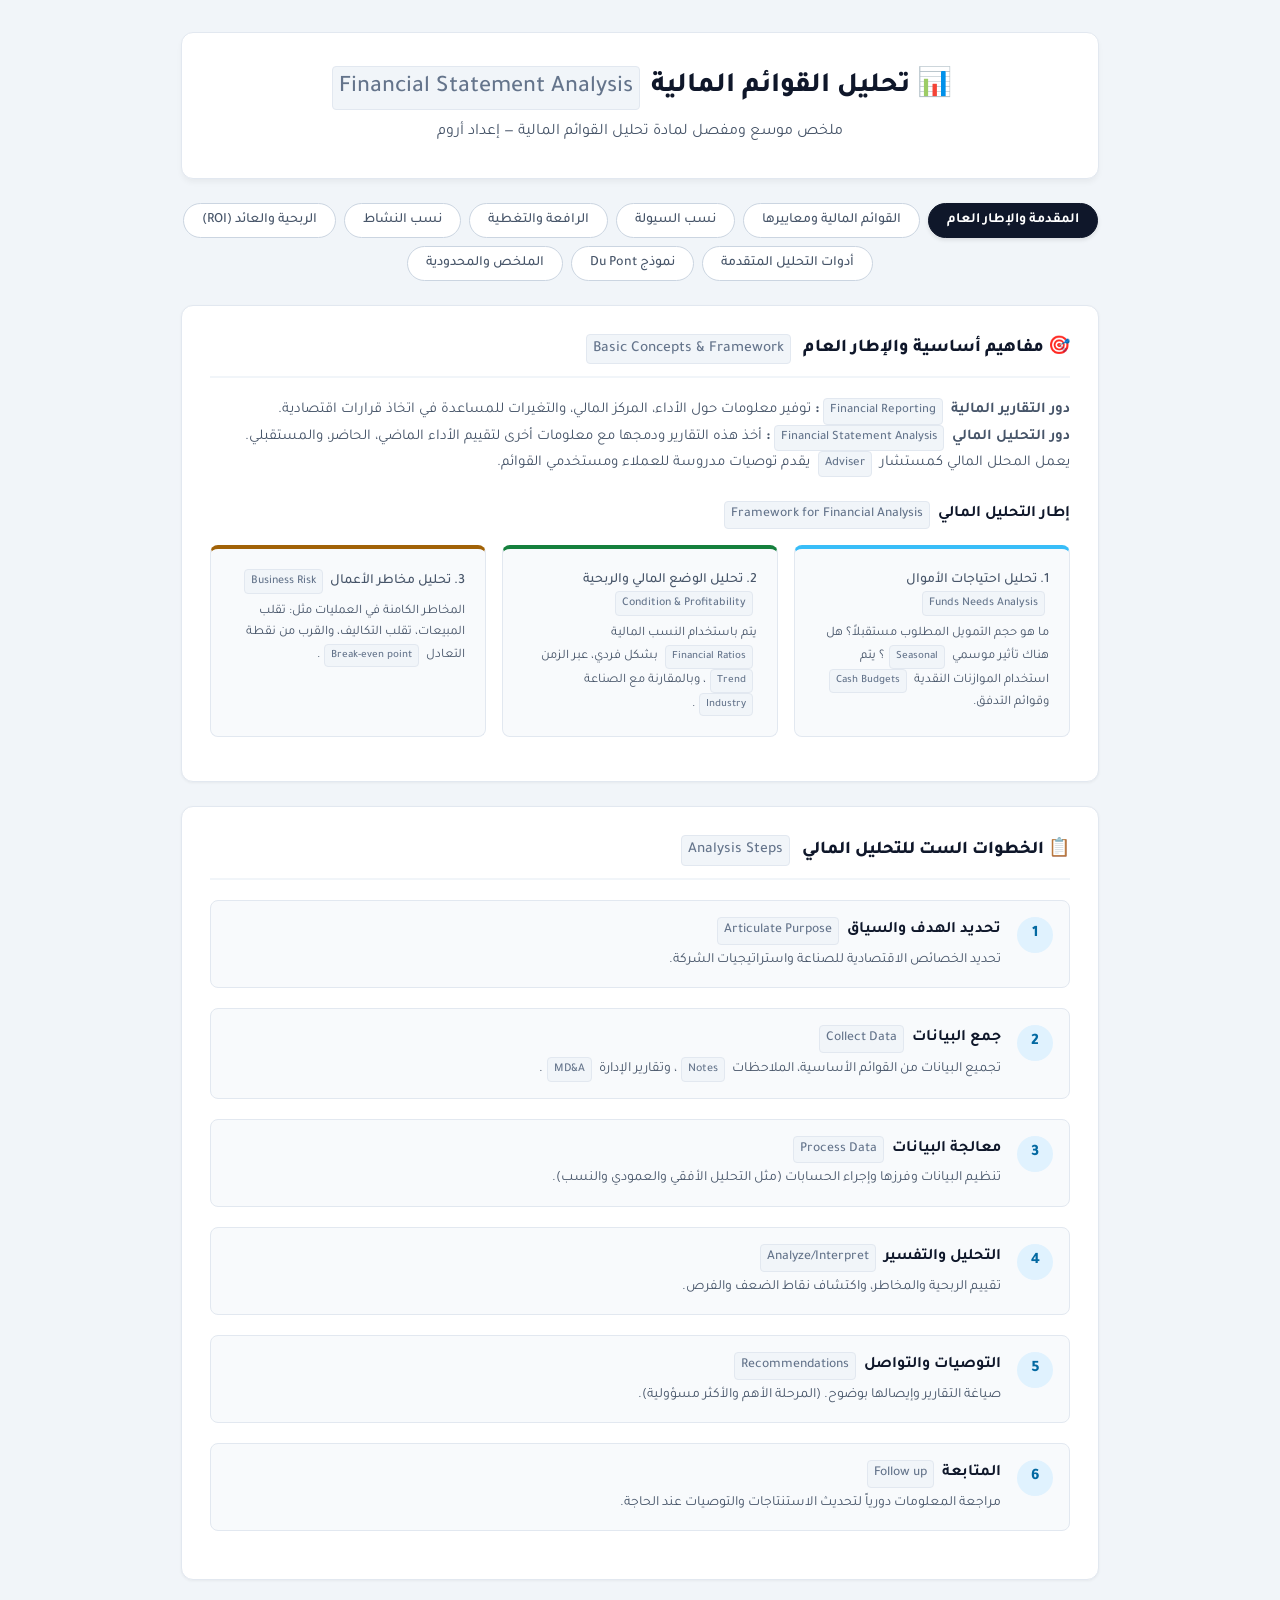
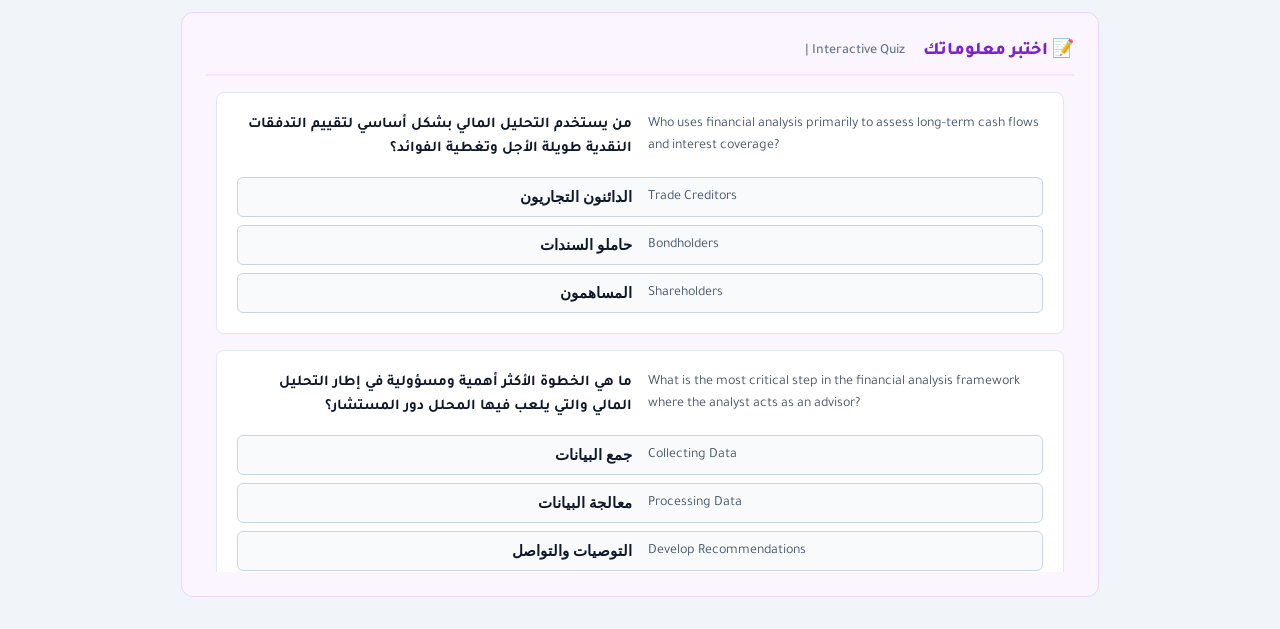
<file: Apps/تحاليل مالية.html>
<!DOCTYPE html>
<html lang="ar" dir="rtl">
<head>
  <meta charset="UTF-8">
  <meta name="viewport" content="width=device-width, initial-scale=1.0">
  <title>تحليل القوائم المالية - دليل شامل</title>
  
  <link rel="preconnect" href="https://fonts.googleapis.com">
  <link rel="preconnect" href="https://fonts.gstatic.com" crossorigin>
  <link href="https://fonts.googleapis.com/css2?family=Tajawal:wght@400;500;700;800&display=swap" rel="stylesheet">

  <style>
    :root {
      --font-sans: 'Tajawal', system-ui, -apple-system, sans-serif;
      --font-mono: 'Courier New', Courier, monospace;
      
      --color-background-primary: #ffffff;
      --color-background-secondary: #f8fafc;
      --color-background-tertiary: #f1f5f9;
      
      --color-text-primary: #0f172a;
      --color-text-secondary: #475569;
      
      --color-border-primary: #94a3b8;
      --color-border-secondary: #cbd5e1;
      --color-border-tertiary: #e2e8f0;
      
      --border-radius-md: 8px;
      --border-radius-lg: 12px;
      
      --color-background-info: #e0f2fe;
      --color-text-info: #0369a1;
      --color-border-info: #38bdf8;
      
      --color-background-success: #dcfce7;
      --color-text-success: #15803d;
      
      --color-background-warning: #fef9c3;
      --color-text-warning: #a16207;
      --color-border-warning: #fde047;
      
      --color-background-danger: #fee2e2;
      --color-text-danger: #b91c1c;
      
      --color-background-purple: #f3e8ff;
      --color-text-purple: #7e22ce;
    }

    * { box-sizing: border-box; margin: 0; padding: 0; }
    body { 
      direction: rtl; 
      background-color: var(--color-background-tertiary); 
      display: flex; 
      justify-content: center;
      line-height: 1.6;
    }
    
    .wrap {
      font-family: var(--font-sans);
      color: var(--color-text-primary);
      padding: 2rem 1rem;
      direction: rtl;
      width: 100%;
      max-width: 950px; 
    }
    
    .hero { background: var(--color-background-primary); border: 1px solid var(--color-border-tertiary); border-radius: var(--border-radius-lg); padding: 2rem; margin-bottom: 1.5rem; box-shadow: 0 4px 6px -1px rgba(0,0,0,0.05); text-align: center; }
    .hero h1 { font-size: 28px; font-weight: 800; margin-bottom: 10px; color: var(--color-text-primary); }
    .hero p { font-size: 16px; color: var(--color-text-secondary); }
    
    .tabs { display: flex; gap: 8px; flex-wrap: wrap; margin-bottom: 1.5rem; justify-content: center; }
    .tab { padding: 8px 18px; border-radius: 999px; border: 1px solid var(--color-border-secondary); font-size: 14px; font-family: inherit; font-weight: 500; cursor: pointer; background: var(--color-background-primary); color: var(--color-text-secondary); transition: all .2s ease; }
    .tab:hover { background: var(--color-background-secondary); color: var(--color-text-primary); }
    .tab.active { background: var(--color-text-primary); border-color: var(--color-text-primary); color: var(--color-background-primary); font-weight: 700; box-shadow: 0 2px 4px rgba(0,0,0,0.1); }
    
    .section { display: none; animation: fadeIn 0.4s ease; }
    .section.active { display: block; }
    
    @keyframes fadeIn {
      from { opacity: 0; transform: translateY(10px); }
      to { opacity: 1; transform: translateY(0); }
    }

    .card { background: var(--color-background-primary); border: 1px solid var(--color-border-tertiary); border-radius: var(--border-radius-lg); padding: 1.75rem; margin-bottom: 1.5rem; box-shadow: 0 1px 3px rgba(0,0,0,0.05); }
    .card-header { font-size: 18px; font-weight: 800; margin-bottom: 1.25rem; display: flex; align-items: center; gap: 8px; color: var(--color-text-primary); border-bottom: 2px solid var(--color-background-tertiary); padding-bottom: 0.75rem; }
    
    .formula { background: var(--color-background-secondary); border-right: 4px solid var(--color-border-info); border-radius: var(--border-radius-md); padding: 1rem 1.25rem; margin: 1rem 0; font-family: var(--font-sans); font-size: 15px; direction: ltr; text-align: right; color: var(--color-text-primary); font-weight: 500;}
    
    .grid2 { display: grid; grid-template-columns: repeat(auto-fit, minmax(280px, 1fr)); gap: 1.5rem; margin-bottom: 1rem;}
    .grid3 { display: grid; grid-template-columns: repeat(auto-fit, minmax(220px, 1fr)); gap: 1rem; margin-bottom: 1rem;}
    
    .stat { background: var(--color-background-secondary); border-radius: var(--border-radius-md); padding: 1.25rem; border: 1px solid var(--color-border-tertiary); }
    .stat-label { font-size: 14px; color: var(--color-text-secondary); margin-bottom: 8px; font-weight: 500; }
    .stat-value { font-size: 24px; font-weight: 800; color: var(--color-text-primary); }
    .stat-note { font-size: 13px; color: var(--color-text-secondary); margin-top: 8px; padding-top: 8px; border-top: 1px solid var(--color-border-tertiary); }
    
    .row-good { color: var(--color-text-success); font-weight: 700; }
    .row-bad { color: var(--color-text-danger); font-weight: 700; }
    
    .table-wrap { overflow-x: auto; margin: 1rem 0; border-radius: var(--border-radius-md); border: 1px solid var(--color-border-tertiary); }
    table { width: 100%; border-collapse: collapse; font-size: 14px; text-align: right; }
    th { background: var(--color-background-secondary); padding: 12px 16px; font-weight: 800; border-bottom: 2px solid var(--color-border-tertiary); color: var(--color-text-primary); white-space: nowrap;}
    td { padding: 12px 16px; border-bottom: 1px solid var(--color-border-tertiary); color: var(--color-text-secondary); }
    tr:last-child td { border-bottom: none; }
    tr:hover td { background: var(--color-background-tertiary); }
    
    .step { display: flex; gap: 16px; margin-bottom: 1.25rem; align-items: flex-start; background: var(--color-background-secondary); padding: 1rem; border-radius: var(--border-radius-md); border: 1px solid var(--color-border-tertiary); }
    .step-num { width: 36px; height: 36px; border-radius: 50%; background: var(--color-background-info); color: var(--color-text-info); display: flex; align-items: center; justify-content: center; font-size: 16px; font-weight: 800; flex-shrink: 0; }
    .step-body h4 { font-size: 16px; font-weight: 700; margin-bottom: 4px; color: var(--color-text-primary); }
    .step-body p { font-size: 14px; color: var(--color-text-secondary); }
    
    .divider { border: none; border-top: 1px solid var(--color-border-tertiary); margin: 1.75rem 0; }
    
    .note { background: var(--color-background-info); border: 1px solid var(--color-border-info); border-radius: var(--border-radius-md); padding: 1.25rem; font-size: 14px; color: var(--color-text-info); margin: 1.25rem 0; display: flex; gap: 12px; align-items: flex-start;}
    .note-warning { background: var(--color-background-warning); border-color: var(--color-border-warning); color: var(--color-text-warning); }
    .note-icon { font-size: 20px; flex-shrink: 0; }
    
    .ratio-grid { display: grid; grid-template-columns: repeat(auto-fit, minmax(240px, 1fr)); gap: 1.25rem; margin: 1.25rem 0; }
    .ratio-card { background: var(--color-background-primary); border: 1px solid var(--color-border-tertiary); border-radius: var(--border-radius-md); padding: 1.25rem; box-shadow: 0 2px 4px rgba(0,0,0,0.02); transition: transform 0.2s; }
    .ratio-card:hover { transform: translateY(-2px); border-color: var(--color-border-secondary); }
    .ratio-name { font-size: 15px; font-weight: 800; margin-bottom: 8px; color: var(--color-text-primary); }
    .ratio-formula { font-size: 13px; color: var(--color-text-secondary); direction: ltr; text-align: right; background: var(--color-background-secondary); padding: 6px; border-radius: 4px; margin-bottom: 8px; }
    .ratio-result { font-size: 22px; font-weight: 800; margin: 10px 0; color: var(--color-text-primary); }
    .ratio-compare { font-size: 13px; margin-top: 10px; padding-top: 10px; border-top: 1px dashed var(--color-border-secondary); }
    
    .en-term { display: inline-block; direction: ltr; font-family: var(--font-sans); font-size: 0.85em; color: #64748b; font-weight: 500; background: #f1f5f9; padding: 2px 6px; border-radius: 4px; margin: 0 4px; border: 1px solid #e2e8f0; }
    .sr-only { position: absolute; width: 1px; height: 1px; padding: 0; margin: -1px; overflow: hidden; clip: rect(0, 0, 0, 0); white-space: nowrap; border-width: 0; }

    /* QUIZ STYLES */
    .quiz-section { background: #faf5ff; border: 1px solid #e9d5ff; border-radius: var(--border-radius-lg); padding: 1.5rem; margin-top: 2rem; }
    .quiz-header { display: flex; align-items: center; gap: 8px; font-size: 18px; font-weight: 800; color: var(--color-text-purple); margin-bottom: 1rem; border-bottom: 2px solid #f3e8ff; padding-bottom: 0.5rem; }
    .quiz-scroller { max-height: 480px; overflow-y: auto; padding-right: 10px; padding-left: 10px; scrollbar-width: thin; scrollbar-color: #d8b4fe #f3e8ff; }
    .quiz-scroller::-webkit-scrollbar { width: 8px; }
    .quiz-scroller::-webkit-scrollbar-track { background: #f3e8ff; border-radius: 4px; }
    .quiz-scroller::-webkit-scrollbar-thumb { background-color: #d8b4fe; border-radius: 4px; }
    
    .quiz-card-item { background: var(--color-background-primary); border: 1px solid var(--color-border-tertiary); border-radius: var(--border-radius-md); padding: 1.25rem; margin-bottom: 1rem; box-shadow: 0 1px 2px rgba(0,0,0,0.02); }
    .bilingual-grid { display: grid; grid-template-columns: 1fr 1fr; gap: 1rem; margin-bottom: 1rem; }
    .bilingual-grid > div { line-height: 1.6; }
    .text-en { direction: ltr; text-align: left; font-family: var(--font-sans); color: var(--color-text-secondary); font-size: 14px;}
    .text-ar { direction: rtl; text-align: right; font-weight: 700; color: var(--color-text-primary); font-size: 15px;}
    
    /* Quiz Context/Tables */
    .quiz-context { background: var(--color-background-tertiary); border: 1px solid var(--color-border-secondary); border-radius: var(--border-radius-md); padding: 12px; margin-bottom: 1rem; overflow-x: auto; }
    .quiz-context table { width: 100%; min-width: 300px; border-collapse: collapse; font-size: 13px; font-family: var(--font-sans); }
    .quiz-context th, .quiz-context td { border: 1px solid var(--color-border-secondary); padding: 8px; text-align: center; }
    .quiz-context th { background: #e2e8f0; color: var(--color-text-primary); font-weight: 700; }
    .quiz-context td { background: var(--color-background-primary); }

    .quiz-options { display: flex; flex-direction: column; gap: 8px; }
    .quiz-btn { display: grid; grid-template-columns: 1fr 1fr; gap: 1rem; background: var(--color-background-secondary); border: 1px solid var(--color-border-secondary); padding: 10px 14px; border-radius: 6px; cursor: pointer; transition: all 0.2s; align-items: center; }
    .quiz-btn:hover:not(:disabled) { background: var(--color-border-tertiary); }
    .quiz-btn:disabled { cursor: not-allowed; opacity: 0.8; }
    
    .quiz-btn.correct { background: var(--color-background-success); border-color: var(--color-text-success); color: var(--color-text-success); box-shadow: 0 0 0 1px var(--color-text-success); }
    .quiz-btn.correct .text-en { color: var(--color-text-success); font-weight: 700;}
    .quiz-btn.correct .text-ar { color: var(--color-text-success); }
    
    .quiz-btn.incorrect { background: var(--color-background-danger); border-color: var(--color-text-danger); color: var(--color-text-danger); }
    .quiz-btn.incorrect .text-en { color: var(--color-text-danger); }
    .quiz-btn.incorrect .text-ar { color: var(--color-text-danger); }
    
    .quiz-feedback { display: none; margin-top: 1rem; padding: 1.25rem; border-radius: var(--border-radius-md); animation: fadeIn 0.3s ease; }
    .quiz-feedback.show { display: block; }
    .feedback-status { font-weight: 800; font-size: 16px; margin-bottom: 12px; display: flex; align-items: center; gap: 6px; border-bottom: 1px solid rgba(0,0,0,0.1); padding-bottom: 8px;}
    .exp-content { line-height: 1.8; }
    .exp-content strong { color: var(--color-text-primary); }
    .math-step { display: block; margin: 4px 0; background: rgba(255,255,255,0.5); padding: 4px 8px; border-radius: 4px; font-family: var(--font-mono); font-size: 13px; direction: ltr; text-align: left; }
  </style>
</head>
<body>

<div class="wrap">
  <h2 class="sr-only">شرح مادة تحليل القوائم المالية</h2>

  <div class="hero">
    <h1>📊 تحليل القوائم المالية <span class="en-term">Financial Statement Analysis</span></h1>
    <p>ملخص موسع ومفصل لمادة تحليل القوائم المالية — إعداد أروم</p>
  </div>

  <div class="tabs" id="tabBar">
    <button class="tab active" onclick="show('intro',this)">المقدمة والإطار العام</button>
    <button class="tab" onclick="show('statements',this)">القوائم المالية ومعاييرها</button>
    <button class="tab" onclick="show('liquidity',this)">نسب السيولة</button>
    <button class="tab" onclick="show('leverage',this)">الرافعة والتغطية</button>
    <button class="tab" onclick="show('activity',this)">نسب النشاط</button>
    <button class="tab" onclick="show('profit',this)">الربحية والعائد (ROI)</button>
    <button class="tab" onclick="show('analysis',this)">أدوات التحليل المتقدمة</button>
    <button class="tab" onclick="show('dupont',this)">نموذج Du Pont</button>
    <button class="tab" onclick="show('limits',this)">الملخص والمحدودية</button>
  </div>

  <!-- 1. INTRO & FRAMEWORK -->
  <div id="intro" class="section active">
    <div class="card">
      <div class="card-header">🎯 مفاهيم أساسية والإطار العام <span class="en-term">Basic Concepts & Framework</span></div>
      <p style="font-size:15px;color:var(--color-text-secondary); margin-bottom:1.5rem">
        <strong>دور التقارير المالية <span class="en-term">Financial Reporting</span>:</strong> توفير معلومات حول الأداء، المركز المالي، والتغيرات للمساعدة في اتخاذ قرارات اقتصادية.<br>
        <strong>دور التحليل المالي <span class="en-term">Financial Statement Analysis</span>:</strong> أخذ هذه التقارير ودمجها مع معلومات أخرى لتقييم الأداء الماضي، الحاضر، والمستقبلي. يعمل المحلل المالي كمستشار <span class="en-term">Adviser</span> يقدم توصيات مدروسة للعملاء ومستخدمي القوائم.
      </p>
      
      <h3 style="font-size:16px; margin: 1.5rem 0 1rem; color:var(--color-text-primary)">إطار التحليل المالي <span class="en-term">Framework for Financial Analysis</span></h3>
      <div class="grid3">
        <div class="stat" style="border-top: 4px solid var(--color-border-info)">
          <div class="stat-label">1. تحليل احتياجات الأموال <span class="en-term">Funds Needs Analysis</span></div>
          <p style="font-size:13px; color:var(--color-text-secondary)">ما هو حجم التمويل المطلوب مستقبلاً؟ هل هناك تأثير موسمي <span class="en-term">Seasonal</span>؟ يتم استخدام الموازنات النقدية <span class="en-term">Cash Budgets</span> وقوائم التدفق.</p>
        </div>
        <div class="stat" style="border-top: 4px solid var(--color-text-success)">
          <div class="stat-label">2. تحليل الوضع المالي والربحية <span class="en-term">Condition & Profitability</span></div>
          <p style="font-size:13px; color:var(--color-text-secondary)">يتم باستخدام النسب المالية <span class="en-term">Financial Ratios</span> بشكل فردي، عبر الزمن <span class="en-term">Trend</span>، وبالمقارنة مع الصناعة <span class="en-term">Industry</span>.</p>
        </div>
        <div class="stat" style="border-top: 4px solid var(--color-text-warning)">
          <div class="stat-label">3. تحليل مخاطر الأعمال <span class="en-term">Business Risk</span></div>
          <p style="font-size:13px; color:var(--color-text-secondary)">المخاطر الكامنة في العمليات مثل: تقلب المبيعات، تقلب التكاليف، والقرب من نقطة التعادل <span class="en-term">Break-even point</span>.</p>
        </div>
      </div>
    </div>

    <div class="card">
      <div class="card-header">📋 الخطوات الست للتحليل المالي <span class="en-term">Analysis Steps</span></div>
      <div class="step"><div class="step-num">1</div><div class="step-body"><h4>تحديد الهدف والسياق <span class="en-term">Articulate Purpose</span></h4><p>تحديد الخصائص الاقتصادية للصناعة واستراتيجيات الشركة.</p></div></div>
      <div class="step"><div class="step-num">2</div><div class="step-body"><h4>جمع البيانات <span class="en-term">Collect Data</span></h4><p>تجميع البيانات من القوائم الأساسية، الملاحظات <span class="en-term">Notes</span>، وتقارير الإدارة <span class="en-term">MD&A</span>.</p></div></div>
      <div class="step"><div class="step-num">3</div><div class="step-body"><h4>معالجة البيانات <span class="en-term">Process Data</span></h4><p>تنظيم البيانات وفرزها وإجراء الحسابات (مثل التحليل الأفقي والعمودي والنسب).</p></div></div>
      <div class="step"><div class="step-num">4</div><div class="step-body"><h4>التحليل والتفسير <span class="en-term">Analyze/Interpret</span></h4><p>تقييم الربحية والمخاطر، واكتشاف نقاط الضعف والفرص.</p></div></div>
      <div class="step"><div class="step-num">5</div><div class="step-body"><h4>التوصيات والتواصل <span class="en-term">Recommendations</span></h4><p>صياغة التقارير وإيصالها بوضوح. (المرحلة الأهم والأكثر مسؤولية).</p></div></div>
      <div class="step"><div class="step-num">6</div><div class="step-body"><h4>المتابعة <span class="en-term">Follow up</span></h4><p>مراجعة المعلومات دورياً لتحديث الاستنتاجات والتوصيات عند الحاجة.</p></div></div>
    </div>
  </div>

  <!-- 2. FINANCIAL STATEMENTS & STANDARDS -->
  <div id="statements" class="section">
    <div class="card">
      <div class="card-header">🌐 معايير المحاسبة العالمية <span class="en-term">Global Accounting Standards</span></div>
      <p style="font-size:15px; margin-bottom: 1rem">تهدف التقاربية <span class="en-term">Convergence</span> إلى تقليل الاختلافات بين المعايير المحاسبية لفهم أفضل. أهم المعايير:</p>
      <div class="grid2">
        <div class="stat">
          <div class="stat-label" style="color:var(--color-text-primary); font-weight:700">المعايير الدولية <span class="en-term">IFRS</span></div>
          <p style="font-size:14px; color:var(--color-text-secondary)">المعايير الدولية لإعداد التقارير المالية (تُصدرها IASB)، مُعتمدة في دول الاتحاد الأوروبي والعديد من الدول.</p>
        </div>
        <div class="stat">
          <div class="stat-label" style="color:var(--color-text-primary); font-weight:700">المعايير الأمريكية <span class="en-term">US GAAP</span></div>
          <p style="font-size:14px; color:var(--color-text-secondary)">المبادئ المحاسبية المقبولة عموماً في أمريكا (تُصدرها FASB).</p>
        </div>
      </div>
      
      <div class="note">
        <span class="note-icon">💡</span>
        <div><strong>ملاحظة هامة:</strong> الدخل الشامل <span class="en-term">Comprehensive Income</span> = صافي الدخل ± التغيرات في حقوق الملكية من غير العمليات مع الملاك (مثل فروق العملة، إعادة تقييم الأصول).</div>
      </div>
    </div>

    <div class="card">
      <div class="card-header">💸 مصادر واستخدامات الأموال <span class="en-term">Sources and Uses</span></div>
      <p style="font-size:15px; margin-bottom:1rem">هذا المبدأ هو حجر الأساس لفهم كيفية تحرك النقدية (أساس قائمة التدفقات النقدية <span class="en-term">Cash Flow Statement</span>):</p>
      <div class="grid2">
        <div style="background: var(--color-background-secondary); padding: 1.5rem; border-radius: var(--border-radius-md); border-top: 4px solid var(--color-text-success)">
          <p style="font-size:16px; color:var(--color-text-success); font-weight:800; margin-bottom:12px">✅ مصادر الأموال <span class="en-term">Sources</span></p>
          <ul style="font-size:14px; color:var(--color-text-secondary); line-height:2; padding-right:20px; list-style-type: square;">
            <li>صافي الربح بعد الضريبة <span class="en-term">EAT</span> + الاستهلاك <span class="en-term">Depreciation</span></li>
            <li><strong>الزيادة</strong> في أي بند من بنود الالتزامات <span class="en-term">Liabilities</span> (مثل زيادة القروض)</li>
            <li><strong>النقصان</strong> في أي بند من بنود الأصول <span class="en-term">Assets</span> (مثل بيع آلات أو تحصيل ذمم)</li>
            <li>زيادة رأس المال <span class="en-term">Capital</span> (إصدار أسهم)</li>
          </ul>
        </div>
        <div style="background: var(--color-background-secondary); padding: 1.5rem; border-radius: var(--border-radius-md); border-top: 4px solid var(--color-text-danger)">
          <p style="font-size:16px; color:var(--color-text-danger); font-weight:800; margin-bottom:12px">❌ استخدامات الأموال <span class="en-term">Uses</span></p>
          <ul style="font-size:14px; color:var(--color-text-secondary); line-height:2; padding-right:20px; list-style-type: square;">
            <li>الخسارة الصافية <span class="en-term">Net Loss</span> + الاستهلاك <span class="en-term">Depreciation</span></li>
            <li><strong>النقصان</strong> في أي بند من بنود الالتزامات <span class="en-term">Liabilities</span> (مثل سداد القروض)</li>
            <li><strong>الزيادة</strong> في أي بند من بنود الأصول <span class="en-term">Assets</span> (مثل شراء مخزون أو آلات)</li>
            <li>توزيعات الأرباح <span class="en-term">Dividends</span> وتخفيض رأس المال</li>
          </ul>
        </div>
      </div>
    </div>

    <div class="card">
      <div class="card-header">⚖️ تصنيف التدفقات النقدية <span class="en-term">Cash Flows Classification</span></div>
      <p style="font-size:14px; color:var(--color-text-secondary); margin-bottom:1rem">المعايير الدولية (IFRS) تعطي مرونة أكبر في التصنيف مقارنة بالمعايير الأمريكية (GAAP) الأكثر صرامة.</p>
      <div class="table-wrap">
        <table>
          <tr>
            <th>البند <span class="en-term">Item</span></th>
            <th>بموجب <span class="en-term">IFRS</span> (أكثر مرونة)</th>
            <th>بموجب <span class="en-term">US GAAP</span></th>
          </tr>
          <tr>
            <td>الفوائد المدفوعة <span class="en-term">Interest paid</span></td>
            <td>تشغيلي <span class="en-term">Operating</span> أو تمويلي <span class="en-term">Financing</span></td>
            <td>تشغيلي <span class="en-term">Operating</span> حصراً</td>
          </tr>
          <tr>
            <td>الفوائد المستلمة <span class="en-term">Interest received</span></td>
            <td>تشغيلي <span class="en-term">Operating</span> أو استثماري <span class="en-term">Investing</span></td>
            <td>تشغيلي <span class="en-term">Operating</span> حصراً</td>
          </tr>
          <tr>
            <td>الأرباح الموزعة المدفوعة <span class="en-term">Dividends paid</span></td>
            <td>تشغيلي <span class="en-term">Operating</span> أو تمويلي <span class="en-term">Financing</span></td>
            <td>تمويلي <span class="en-term">Financing</span> حصراً</td>
          </tr>
          <tr>
            <td>الأرباح المستلمة <span class="en-term">Dividends received</span></td>
            <td>تشغيلي <span class="en-term">Operating</span> أو استثماري <span class="en-term">Investing</span></td>
            <td>تشغيلي <span class="en-term">Operating</span> حصراً</td>
          </tr>
          <tr>
            <td>الضرائب المدفوعة <span class="en-term">Taxes paid</span></td>
            <td>تشغيلي (إلا إذا ارتبطت بعملية محددة)</td>
            <td>تشغيلي <span class="en-term">Operating</span> حصراً</td>
          </tr>
        </table>
      </div>
      <p style="font-size:13px; color:var(--color-text-secondary); text-align:center; margin-top:8px"><em>ملاحظة: شجرة التدفقات النقدية: الثمار = أنشطة تشغيلية <span class="en-term">Operating</span>، الجذع والفروع = استثمارية <span class="en-term">Investing</span>، الجذور = تمويلية <span class="en-term">Financing</span>.</em></p>
    </div>
  </div>

  <!-- 3. LIQUIDITY -->
  <div id="liquidity" class="section">
    <div class="card">
      <div class="card-header">💧 نسب السيولة <span class="en-term">Liquidity Ratios</span></div>
      <p style="font-size:15px;color:var(--color-text-secondary); margin-bottom:1rem">تقيس قدرة الشركة على الوفاء بالتزاماتها قصيرة الأجل <span class="en-term">Current Liabilities</span> باستخدام أصولها المتداولة <span class="en-term">Current Assets</span>.</p>

      <div class="ratio-grid">
        <div class="ratio-card">
          <div class="ratio-name">نسبة التداول <span class="en-term">Current Ratio</span></div>
          <div class="ratio-formula">الأصول المتداولة ÷ الالتزامات المتداولة</div>
          <div class="ratio-result">1,195 ÷ 500 = <span class="row-good">2.39</span></div>
          <div class="ratio-compare row-good">أعلى من المتوسط الصناعي (2.15) ✓</div>
        </div>
        <div class="ratio-card">
          <div class="ratio-name">نسبة السيولة السريعة <span class="en-term">Acid-Test / Quick Ratio</span></div>
          <div class="ratio-formula">(الأصول المتداولة − المخزون) ÷ الالتزامات المتداولة</div>
          <div class="ratio-result">(1,195 − 696) ÷ 500 = <span class="row-bad">1.00</span></div>
          <div class="ratio-compare row-bad">أقل من المتوسط الصناعي (1.25) ✗</div>
        </div>
      </div>

      <h4 style="margin:1.5rem 0 1rem; font-size:16px;">تحليل الاتجاه للسيولة <span class="en-term">Trend Analysis</span> شركة BW</h4>
      <div class="table-wrap">
      <table>
        <tr><th>السنة</th><th>نسبة التداول <span class="en-term">Current Ratio</span></th><th>المتوسط الصناعي</th><th>النسبة السريعة <span class="en-term">Quick Ratio</span></th><th>المتوسط الصناعي</th></tr>
        <tr><td>2005</td><td>1.91</td><td>2.01</td><td>1.11</td><td>1.25</td></tr>
        <tr><td>2006</td><td>2.26</td><td>2.09</td><td>1.04</td><td>1.21</td></tr>
        <tr><td>2007</td><td class="row-good">2.39</td><td>2.15</td><td class="row-bad">1.00</td><td>1.25</td></tr>
      </table>
      </div>
      <div class="note note-warning">
        <span class="note-icon">⚠️</span>
        <div><strong>التشخيص المالي:</strong> تحليل الاتجاه يوضح أن نسبة التداول ترتفع باستمرار بينما تنخفض النسبة السريعة بمرور الزمن. هذا الانفراج يشير بشكل قاطع إلى وجود مشكلة تتراكم في <strong>المخزون <span class="en-term">Inventory</span></strong>. الشركة تربط سيولتها بمخزون لا يتحول إلى نقد بسرعة.</div>
      </div>
    </div>
  </div>

  <!-- 4. LEVERAGE & COVERAGE -->
  <div id="leverage" class="section">
    <div class="card">
      <div class="card-header">⚖️ نسب الرافعة المالية والتغطية <span class="en-term">Leverage & Coverage</span></div>
      <p style="font-size:15px;color:var(--color-text-secondary); margin-bottom:1rem">تقيس مدى اعتماد الشركة على أموال الغير في التمويل، وقدرتها على سداد تكاليف هذه الديون.</p>

      <div class="ratio-grid">
        <div class="ratio-card">
          <div class="ratio-name">الديون إلى حقوق الملكية <span class="en-term">Debt-to-Equity</span></div>
          <div class="ratio-formula">إجمالي الديون ÷ حقوق الملكية</div>
          <div class="ratio-result">1,030 ÷ 1,139 = <span>0.90</span></div>
          <div class="ratio-compare">= المتوسط الصناعي (مقبول) ✓</div>
        </div>
        <div class="ratio-card">
          <div class="ratio-name">الديون إلى الأصول <span class="en-term">Debt-to-Assets</span></div>
          <div class="ratio-formula">إجمالي الديون ÷ إجمالي الأصول</div>
          <div class="ratio-result">1,030 ÷ 2,169 = <span>0.47</span></div>
          <div class="ratio-compare">= المتوسط الصناعي (47% ممولة بالدين) ✓</div>
        </div>
        <div class="ratio-card">
          <div class="ratio-name">نسبة إجمالي الرسملة <span class="en-term">Total Capitalization</span></div>
          <div class="ratio-formula">الديون ÷ (الديون طويلة الأجل + حقوق الملكية)</div>
          <div class="ratio-result">1,030 ÷ 1,669 = <span>0.62</span></div>
          <div class="ratio-compare">قريب جداً من الصناعة (0.60) ✓</div>
        </div>
      </div>

      <h4 style="margin:1.5rem 0 1rem; font-size:16px; border-top:1px solid var(--color-border-tertiary); padding-top: 1.5rem;">نسبة تغطية الفوائد <span class="en-term">Interest Coverage Ratio</span></h4>
      <div class="formula">ربح التشغيل قبل الفوائد والضرائب <span class="en-term">EBIT</span> ÷ مصاريف الفوائد</div>
      <div class="table-wrap">
      <table>
        <tr><th>السنة</th><th>تغطية الفوائد <span class="en-term">Coverage Ratio</span></th><th>المتوسط الصناعي</th><th>التشخيص</th></tr>
        <tr><td>2005</td><td class="row-good">10.30 مرة</td><td>4.66</td><td class="row-good">ممتازة جداً</td></tr>
        <tr><td>2006</td><td>4.35 مرة</td><td>5.02</td><td style="color:var(--color-text-warning)">انخفاض مقلق</td></tr>
        <tr><td>2007</td><td class="row-bad">3.56 مرة</td><td>5.19</td><td class="row-bad">ضعيفة، مؤشر خطر</td></tr>
      </table>
      </div>
      <div class="note note-warning">
        <span class="note-icon">📉</span>
        <div><strong>الاستنتاج المالي:</strong> مستوى الديون للشركة طبيعي ومطابق للصناعة، لكن نسبة التغطية تنهار منذ عام 2005. هذا يعني أن المشكلة ليست في حجم القروض، بل في <strong>انخفاض ربح التشغيل <span class="en-term">EBIT</span></strong> الناتج عن ارتفاع التكاليف وانخفاض كفاءة المبيعات.</div>
      </div>
    </div>
  </div>

  <!-- 5. ACTIVITY -->
  <div id="activity" class="section">
    <div class="card">
      <div class="card-header">⚙️ نسب النشاط <span class="en-term">Activity Ratios</span></div>
      <p style="font-size:15px;color:var(--color-text-secondary); margin-bottom:1rem">توضح مدى كفاءة إدارة الشركة في استخدام أصولها <span class="en-term">Assets</span> لتوليد المبيعات وتحصيل حقوقها.</p>

      <div class="ratio-grid">
        <div class="ratio-card">
          <div class="ratio-name">دوران الذمم المدينة <span class="en-term">AR Turnover</span></div>
          <div class="ratio-formula">صافي المبيعات الآجلة ÷ الذمم المدينة</div>
          <div class="ratio-result">2,211 ÷ 394 = <strong>5.61 مرة</strong></div>
          <div class="ratio-compare">معدل الدوران السنوي</div>
        </div>
        <div class="ratio-card">
          <div class="ratio-name">متوسط فترة التحصيل <span class="en-term">ACP</span></div>
          <div class="ratio-formula">365 ÷ معدل دوران الذمم</div>
          <div class="ratio-result">365 ÷ 5.61 = <span class="row-good">65 يوم</span></div>
          <div class="ratio-compare row-good">تحسن ليصل للمتوسط (65.7) ✓</div>
        </div>
        <div class="ratio-card">
          <div class="ratio-name">دوران المخزون <span class="en-term">Inventory Turnover</span></div>
          <div class="ratio-formula">تكلفة البضاعة المباعة <span class="en-term">COGS</span> ÷ المخزون</div>
          <div class="ratio-result">1,599 ÷ 696 = <span class="row-bad">2.30 مرة</span></div>
          <div class="ratio-compare row-bad">أقل من المتوسط (3.45) ✗ متدني</div>
        </div>
        <div class="ratio-card">
          <div class="ratio-name">دوران الذمم الدائنة <span class="en-term">Payable Turnover</span></div>
          <div class="ratio-formula">365 ÷ (المشتريات ÷ الذمم الدائنة)</div>
          <div class="ratio-result">16.5 مرة ← <span class="row-bad">22.1 يوم</span></div>
          <div class="ratio-compare row-bad">سداد سريع جداً مقارنة بالصناعة (46.7 يوم)</div>
        </div>
        <div class="ratio-card">
          <div class="ratio-name">دوران إجمالي الأصول <span class="en-term">Total Asset Turnover</span></div>
          <div class="ratio-formula">صافي المبيعات ÷ إجمالي الأصول</div>
          <div class="ratio-result">2,211 ÷ 2,169 = <span class="row-bad">1.02 مرة</span></div>
          <div class="ratio-compare row-bad">أقل من المتوسط (1.17) ✗</div>
        </div>
      </div>
      <div class="note note-warning">
        <span class="note-icon">⚠️</span>
        <div><strong>الاستنتاج المالي لنشاط الشركة:</strong> 
          1- كفاءة تحصيل الديون جيدة.<br>
          2- مشكلة ضخمة في تصريف المخزون (دوران بطيء).<br>
          3- الشركة تدفع للموردين بسرعة كبيرة (خلال 22 يوماً بدلاً من 47 يوماً) مما يستنزف السيولة النقدية دون مبرر.
        </div>
      </div>
    </div>
  </div>

  <!-- 6. PROFITABILITY & ROI -->
  <div id="profit" class="section">
    <div class="card">
      <div class="card-header">💹 نسب الربحية والعائد <span class="en-term">Profitability & ROI</span></div>
      <p style="font-size:15px;color:var(--color-text-secondary); margin-bottom:1rem">تقيس هذه النسب محصلة السياسات والقرارات للإدارة في توليد الأرباح مقارنة بالمبيعات والأصول.</p>

      <div class="table-wrap">
      <table>
        <tr>
          <th>المؤشر <span class="en-term">Ratio</span></th>
          <th>طريقة الحساب <span class="en-term">Formula</span></th>
          <th>BW 2007</th>
          <th>متوسط الصناعة</th>
          <th>الحالة</th>
        </tr>
        <tr>
          <td><strong>هامش مجمل الربح <span class="en-term">Gross Profit Margin - GPM</span></strong></td>
          <td>مجمل الربح ÷ المبيعات</td>
          <td class="row-bad">27.7%</td>
          <td>31.1%</td>
          <td class="row-bad">ضعيف ومتراجع</td>
        </tr>
        <tr>
          <td><strong>هامش صافي الربح <span class="en-term">Net Profit Margin - NPM</span></strong></td>
          <td>صافي الدخل ÷ المبيعات</td>
          <td class="row-bad">4.1%</td>
          <td>8.2%</td>
          <td class="row-bad">نصف متوسط القطاع</td>
        </tr>
        <tr>
          <td><strong>العائد على الأصول <span class="en-term">Return on Assets - ROA</span></strong></td>
          <td>صافي الدخل ÷ إجمالي الأصول</td>
          <td class="row-bad">4.2%</td>
          <td>9.6%</td>
          <td class="row-bad">ضعف استغلال الأصول</td>
        </tr>
        <tr>
          <td><strong>العائد على حقوق الملكية <span class="en-term">Return on Equity - ROE</span></strong></td>
          <td>صافي الدخل ÷ حقوق الملكية</td>
          <td class="row-bad">8.0%</td>
          <td>18.0%</td>
          <td class="row-bad">ضعف العائد للمساهمين</td>
        </tr>
      </table>
      </div>
      
      <div class="note note-warning">
        <span class="note-icon">📉</span>
        <div><strong>التشخيص النهائي للربحية:</strong> كل نسب الربحية تتجه لأسفل منذ عام 2005 وهي أقل من القطاع. السبب المباشر هو الارتفاع الكبير في <strong>تكلفة البضاعة المباعة <span class="en-term">COGS</span></strong> و<strong>المصاريف الإدارية والبيعية</strong> مقارنة بنمو المبيعات.</div>
      </div>
    </div>

    <div class="card" style="border-color: var(--color-border-info); background-color: #fafeff;">
      <div class="card-header" style="color:var(--color-text-info);">مفهوم العائد على الاستثمار <span class="en-term">Return on Investment - ROI</span></div>
      <p style="font-size:14px; color:var(--color-text-secondary); margin-bottom:1rem">
        هو مقياس أداء يُستخدم لتقييم كفاءة استثمار معين أو لمقارنة كفاءة عدة استثمارات مختلفة. يقيس بشكل مباشر حجم العائد نسبةً إلى تكلفة الاستثمار. ويُعبر عنه كنسبة مئوية.
      </p>
      <div class="formula" style="text-align: center; border-right: none; border-bottom: 3px solid var(--color-border-info)">
        <span class="en-term">ROI</span> = (الربح من الاستثمار - تكلفة الاستثمار) ÷ تكلفة الاستثمار
      </div>
      <ul style="font-size:14px; color:var(--color-text-secondary); line-height:2; margin-right:20px; margin-top:1rem;">
        <li>"الربح من الاستثمار" <span class="en-term">Gain from Investment</span> يعود للتدفقات النقدية والمتحصلات من بيع أو تشغيل الاستثمار.</li>
        <li>يُستخدم هذا المؤشر بكثرة في القرارات المالية الشخصية وتقييم ربحية الشركات والمشاريع الفردية.</li>
        <li>سهولة التعبير عنه بنسبة مئوية يجعله أداة ممتازة للمقارنة بين البدائل الاستثمارية المتعددة.</li>
      </ul>
    </div>
  </div>

  <!-- 7. ADVANCED ANALYSIS TOOLS -->
  <div id="analysis" class="section">
    <div class="card">
      <div class="card-header">📏 أدوات التحليل المالي المتقدمة <span class="en-term">Advanced Analysis Tools</span></div>
      <p style="font-size:15px;color:var(--color-text-secondary); margin-bottom:1.5rem">الرقم المفرد في القوائم لا يعني شيئاً بحد ذاته، يُستمد المعنى من المقارنات من خلال 3 أدوات رئيسية:</p>

      <div class="step"><div class="step-num">1</div><div class="step-body">
        <h4>التحليل الأفقي / تحليل الاتجاه <span class="en-term">Horizontal / Trend Analysis</span></h4>
        <p>مقارنة بنود القوائم عبر الزمن لقياس التغير بالدولار أو كنسبة مئوية لمعرفة أهمية التغير.<br>
        <strong>القانون:</strong> (قيمة سنة المقارنة - قيمة سنة الأساس) ÷ سنة الأساس × 100.</p>
      </div></div>

      <div class="step"><div class="step-num">2</div><div class="step-body">
        <h4>التحليل العمودي / الحجم المشترك <span class="en-term">Vertical / Common-Size Analysis</span></h4>
        <p>تُنسب كل قيمة في القائمة إلى قيمة أساسية (إجمالي الأصول للميزانية، وصافي المبيعات لقائمة الدخل) حيث تأخذ الأساس نسبة 100%. يزيل أثر الحجم لتسهيل المقارنة بين الشركات.</p>
      </div></div>

      <div class="step"><div class="step-num">3</div><div class="step-body">
        <h4>تحليل الأرقام القياسية <span class="en-term">Index Analysis</span></h4>
        <p>تُعيّن سنة محددة كسنة أساس (تأخذ قيمة 100%)، وتُحسب جميع السنوات اللاحقة كنسبة مئوية من هذه السنة الأساسية لإبراز معدلات النمو والتراجع التراكمي بوضوح تام.</p>
      </div></div>
    </div>

    <div class="card">
      <div class="card-header">مثال: التحليل الأفقي <span class="en-term">Horizontal Analysis</span> للميزانية</div>
      <div class="table-wrap">
      <table>
        <tr><th>البند</th><th>2012</th><th>2013</th><th>التغير ($)</th><th>نسبة التغير %</th></tr>
        <tr><td>النقدية <span class="en-term">Cash</span></td><td>62,000</td><td>56,000</td><td class="row-bad">(6,000)</td><td class="row-bad">−9.7%</td></tr>
        <tr><td>الذمم المدينة <span class="en-term">A/R</span></td><td>168,000</td><td>224,000</td><td class="row-good">+56,000</td><td class="row-good">+33.3%</td></tr>
        <tr><td>الأصول المتداولة <span class="en-term">Current Assets</span></td><td>517,000</td><td>579,600</td><td>+62,600</td><td>+12.1%</td></tr>
        <tr><td>الالتزامات المتداولة <span class="en-term">Current Liabilities</span></td><td>252,000</td><td>341,400</td><td class="row-bad">+89,400</td><td class="row-bad">+35.5%</td></tr>
      </table>
      </div>
      <p style="font-size:13px; color:var(--color-text-secondary)"><strong>تفسير:</strong> الزيادة في الالتزامات المتداولة (89 ألف) أعلى بكثير من الزيادة في الأصول المتداولة (62 ألف)، أي أن الشركة تمول أصولاً غير متداولة بديون قصيرة الأجل وهو مؤشر خطير للسيولة.</p>
    </div>

    <div class="card">
      <div class="card-header">مثال: التحليل العمودي <span class="en-term">Vertical Analysis</span> لقائمة الدخل</div>
      <div class="table-wrap">
      <table>
        <tr><th>البند</th><th>2012 ($)</th><th>النسبة (الأساس = المبيعات)</th></tr>
        <tr><td>إجمالي المبيعات <span class="en-term">Gross Sales</span></td><td>400,000</td><td>109.9%</td></tr>
        <tr><td>مردودات المبيعات <span class="en-term">Sales Returns</span></td><td>(36,000)</td><td class="row-bad">9.9% (مردودات عالية جداً)</td></tr>
        <tr><td><strong>صافي المبيعات <span class="en-term">Net Sales</span></strong></td><td><strong>364,000</strong></td><td><strong>100%</strong></td></tr>
        <tr><td>تكلفة البضاعة المباعة <span class="en-term">COGS</span></td><td>(218,400)</td><td class="row-bad">60% (تستنزف الأرباح)</td></tr>
        <tr><td>مجمل الربح <span class="en-term">Gross Profit</span></td><td>145,600</td><td>40%</td></tr>
        <tr><td>مصاريف بيعية وإدارية <span class="en-term">S,G&A</span></td><td>(94,200)</td><td>25.9%</td></tr>
        <tr><td>صافي الدخل <span class="en-term">Net Income</span></td><td>43,400</td><td class="row-good">11.9%</td></tr>
      </table>
      </div>
      <p style="font-size:13px; color:var(--color-text-secondary)"><strong>تفسير:</strong> المردودات تقارب 10% من المبيعات وهو رقم مرتفع يستدعي مراجعة جودة المنتج والتغليف. كما أن تكلفة البضاعة (60%) تحتاج إلى رقابة على المشتريات.</p>
    </div>

    <div class="card">
      <div class="card-header">مثال: تحليل الأرقام القياسية <span class="en-term">Index Analysis</span> لشركة BW</div>
      <p style="font-size:14px; margin-bottom:1rem">باعتبار عام 2005 هو سنة الأساس <span class="en-term">Base Year</span> = 100%</p>
      <div class="table-wrap">
      <table>
        <tr><th>البند (الميزانية)</th><th>2005 (سنة الأساس)</th><th>2006</th><th>2007</th></tr>
        <tr><td>النقدية <span class="en-term">Cash</span></td><td>100.0%</td><td class="row-bad">60.8%</td><td class="row-bad">67.6% (انكماش النقد)</td></tr>
        <tr><td>المخزون <span class="en-term">Inventory</span></td><td>100.0%</td><td>191.3%</td><td class="row-bad">216.1% (تضاعف مرتين!)</td></tr>
        <tr><td>إجمالي الأصول <span class="en-term">Total Assets</span></td><td>100.0%</td><td>177.4%</td><td>167.1%</td></tr>
      </table>
      </div>
      <p style="font-size:13px; color:var(--color-text-secondary)"><strong>تفسير:</strong> يتضح فوراً بمجرد النظر أن النقدية تقلصت بشكل حاد مقارنة بعام 2005، بينما تضخم المخزون بأكثر من الضعف (216%)، مما يؤكد أزمة السيولة ودوران المخزون بلمحة واحدة.</p>
    </div>
  </div>

  <!-- 8. DU PONT -->
  <div id="dupont" class="section">
    <div class="card">
      <div class="card-header">🔬 تحليل دو بونت <span class="en-term">Du Pont Analysis</span></div>
      <p style="font-size:15px;color:var(--color-text-secondary); margin-bottom:1.5rem">يفكك هذا النموذج نسب العائد ليعرف المحلل من أين يأتي الخلل بدقة: هل هو من التسعير والتكاليف؟ أم من كفاءة استغلال الأصول؟ أم من هيكل الديون؟</p>

      <h4 style="font-size:16px; margin-bottom:8px">1. العائد على الأصول <span class="en-term">ROA - Earning Power</span></h4>
      <div class="formula"><span class="en-term">ROA</span> = هامش صافي الربح <span class="en-term">NPM</span> × دوران إجمالي الأصول <span class="en-term">TAT</span></div>
      <div class="table-wrap">
        <table>
          <tr><th>البيان</th><th><span class="en-term">NPM</span> (الربحية)</th><th><span class="en-term">TAT</span> (الكفاءة)</th><th><span class="en-term">ROA</span> الإجمالي</th></tr>
          <tr><td>شركة BW (2007)</td><td class="row-bad">4.1%</td><td class="row-bad">1.02</td><td class="row-bad">4.2%</td></tr>
          <tr><td>المتوسط الصناعي</td><td class="row-good">8.2%</td><td class="row-good">1.17</td><td class="row-good">9.6%</td></tr>
        </table>
      </div>

      <h4 style="font-size:16px; margin-top: 2rem; margin-bottom:8px">2. العائد على حقوق الملكية <span class="en-term">ROE الممتد</span></h4>
      <div class="formula"><span class="en-term">ROE</span> = هامش صافي الربح × دوران الأصول × <strong>مضاعف حقوق الملكية <span class="en-term">Equity Multiplier</span></strong></div>
      <p style="font-size:14px; color:var(--color-text-secondary); margin-bottom:1rem">مضاعف حقوق الملكية <span class="en-term">Equity Multiplier</span> = إجمالي الأصول ÷ حقوق الملكية. بالنسبة للشركة: 2,169 ÷ 1,139 = <strong>1.90</strong></p>
      <div class="table-wrap">
        <table>
          <tr><th>البيان</th><th><span class="en-term">ROA</span></th><th>مضاعف الملكية (الرافعة)</th><th><span class="en-term">ROE</span> الإجمالي</th></tr>
          <tr><td>شركة BW</td><td class="row-bad">4.2%</td><td>1.90</td><td class="row-bad">8.0%</td></tr>
          <tr><td>الصناعة <span class="en-term">Industry</span></td><td class="row-good">9.6%</td><td>1.88</td><td class="row-good">18.0%</td></tr>
        </table>
      </div>
      <div class="note">
        <span class="note-icon">💡</span>
        <div><strong>خلاصة Du Pont:</strong> يتضح أن الشركة تستخدم رافعة مالية (قروض) مطابقة تماماً للصناعة (1.90 مقابل 1.88). الخلل الذي دمر العائد للمساهمين <span class="en-term">ROE</span> لا يعود للديون، بل للضعف في هامش الربح التشغيلي وسوء استغلال الأصول (المخزون المتراكم).</div>
      </div>
    </div>
  </div>

  <!-- 9. LIMITATIONS & SUMMARY -->
  <div id="limits" class="section">
    <div class="card">
      <div class="card-header">⚠️ محدودية التحليل المالي والنسب <span class="en-term">Limitations of Ratio Analysis</span></div>
      <p style="font-size:15px; color:var(--color-text-secondary); margin-bottom:1.5rem">النسب المالية ليست غاية بحد ذاتها بل <strong>نقطة بداية</strong> تطرح الأسئلة ولا تقدم الإجابات الكاملة. حدودها تشمل:</p>
      <div class="grid2">
        <div class="step" style="margin-bottom:0"><div class="step-num" style="background:#f1f5f9;color:#64748b">1</div><div class="step-body"><h4 style="font-size:14px">صعوبة تصنيف الصناعة <span class="en-term">Industry Category</span></h4><p style="font-size:13px">الشركات الكبرى تعمل في قطاعات متعددة، مما يصعب مقارنتها بقطاع واحد نقي.</p></div></div>
        <div class="step" style="margin-bottom:0"><div class="step-num" style="background:#f1f5f9;color:#64748b">2</div><div class="step-body"><h4 style="font-size:14px">المتوسطات ليست أهدافاً <span class="en-term">Not Desirable Targets</span></h4><p style="font-size:13px">متوسط الصناعة هو دليل إرشادي <span class="en-term">Guideline</span> وليس هدفاً مثالياً.</p></div></div>
        <div class="step" style="margin-bottom:0"><div class="step-num" style="background:#f1f5f9;color:#64748b">3</div><div class="step-body"><h4 style="font-size:14px">اختلاف السياسات المحاسبية <span class="en-term">Accounting Practices</span></h4><p style="font-size:13px">اختلاف طرق تقييم المخزون والاستهلاك يعرقل المقارنة الدقيقة.</p></div></div>
        <div class="step" style="margin-bottom:0"><div class="step-num" style="background:#f1f5f9;color:#64748b">4</div><div class="step-body"><h4 style="font-size:14px">التضخم والموسمية <span class="en-term">Inflation & Seasonality</span></h4><p style="font-size:13px">تشوه القيم المطلقة للبيانات التاريخية وتؤثر على دقة المقارنات عبر الزمن.</p></div></div>
      </div>
    </div>

    <div class="card" style="border: 2px solid var(--color-border-primary)">
      <div class="card-header" style="justify-content: center; font-size: 20px;">📋 التقرير الختامي: حالة شركة Basket Wonders</div>
      <p style="font-size:14px;color:var(--color-text-secondary); text-align:center; margin-bottom:1.5rem">بناءً على الخطوة الخامسة (التوصيات والتواصل <span class="en-term">Develop Recommendations</span>) للمحلل المالي، هذا هو التقرير النهائي:</p>
      
      <div class="table-wrap">
      <table>
        <tr>
          <th>المجال التحليلي <span class="en-term">Area</span></th>
          <th>المشكلة المكتشفة / المؤشر <span class="en-term">Indicator</span></th>
          <th>السبب / الحل المقترح <span class="en-term">Recommendation</span></th>
        </tr>
        <tr>
          <td><strong>المبيعات والربحية <span class="en-term">Profitability</span></strong></td>
          <td class="row-bad">انخفاض إجمالي العوائد وهوامش الربح</td>
          <td>تكلفة البضاعة <span class="en-term">COGS</span> والمصاريف الإدارية مرتفعة جداً. <em>الحل: مراجعة الموردين والتسعير وتقليل النفقات.</em></td>
        </tr>
        <tr>
          <td><strong>إدارة المخزون <span class="en-term">Inventory Mgmt</span></strong></td>
          <td class="row-bad">تراكم ضخم وبطء في دوران المخزون (2.30)</td>
          <td>المخزون يشكل أكثر من 32% من الأصول. <em>الحل: تصفية البضائع الراكدة وتحسين سياسة التوريد.</em></td>
        </tr>
        <tr>
          <td><strong>إدارة الذمم الدائنة <span class="en-term">Payables Mgmt</span></strong></td>
          <td class="row-bad">الشركة تدفع ديونها مبكراً جداً (22 يوم)</td>
          <td>يستنزف سيولة الشركة دون مبرر. <em>الحل: التفاوض مع الموردين لإطالة فترة السداد لتقترب من 46 يوماً.</em></td>
        </tr>
        <tr>
          <td><strong>الهيكل التمويلي <span class="en-term">Capital Structure</span></strong></td>
          <td class="row-good">الديون متناسبة مع معدل القطاع</td>
          <td>الشركة لا تعاني من عبء اقتراض غير طبيعي. الخلل تشغيلي وليس تمويلياً.</td>
        </tr>
      </table>
      </div>
    </div>
  </div>

</div>

<!-- نظام الأسئلة والاختبارات المبرمج -->
<script>
  // بيانات الأسئلة لكل قسم مع توفير سياق (Context) للجداول والبيانات
  const quizzesData = {
    'intro': [
      {
        qEn: "Who uses financial analysis primarily to assess long-term cash flows and interest coverage?",
        qAr: "من يستخدم التحليل المالي بشكل أساسي لتقييم التدفقات النقدية طويلة الأجل وتغطية الفوائد؟",
        options: [
          { textEn: "Trade Creditors", textAr: "الدائنون التجاريون", isCorrect: false },
          { textEn: "Bondholders", textAr: "حاملو السندات", isCorrect: true },
          { textEn: "Shareholders", textAr: "المساهمون", isCorrect: false }
        ],
        expEn: "Bondholders are long-term lenders focused on the firm's ability to pay interest and principal over a long period.",
        expAr: "حاملو السندات هم مقرضون طويلي الأجل، يركزون بشكل أساسي على قدرة الشركة على سداد الفوائد وأصل الدين بمرور الوقت."
      },
      {
        qEn: "What is the most critical step in the financial analysis framework where the analyst acts as an advisor?",
        qAr: "ما هي الخطوة الأكثر أهمية ومسؤولية في إطار التحليل المالي والتي يلعب فيها المحلل دور المستشار؟",
        options: [
          { textEn: "Collecting Data", textAr: "جمع البيانات", isCorrect: false },
          { textEn: "Processing Data", textAr: "معالجة البيانات", isCorrect: false },
          { textEn: "Develop Recommendations", textAr: "التوصيات والتواصل", isCorrect: true }
        ],
        expEn: "Developing and communicating recommendations is the most critical phase as it directly influences the economic decisions of the users.",
        expAr: "صياغة التوصيات والتواصل هي المرحلة الأهم لأنها تؤثر بشكل مباشر ومسؤول على القرارات الاقتصادية للمستخدمين بناءً على الأرقام."
      }
    ],
    'statements': [
      {
        contextHTML: `
          <div class="quiz-context">
            <table>
              <tr><th>Item / البند</th><th>Amount / المبلغ</th></tr>
              <tr><td>Sales / المبيعات</td><td>$100,000</td></tr>
              <tr><td>COGS / تكلفة البضاعة</td><td>$60,000</td></tr>
              <tr><td>Operating Exp / مصاريف تشغيل</td><td>$20,000</td></tr>
              <tr><td>Interest / فوائد</td><td>$5,000</td></tr>
            </table>
          </div>
        `,
        qEn: "Based on the table above, what is the Operating Profit (EBIT)?",
        qAr: "بناءً على الجدول أعلاه، ما هو ربح التشغيل (EBIT)؟",
        options: [
          { textEn: "$40,000", textAr: "$40,000", isCorrect: false },
          { textEn: "$20,000", textAr: "$20,000", isCorrect: true },
          { textEn: "$15,000", textAr: "$15,000", isCorrect: false }
        ],
        expEn: `<span class="math-step">Step 1: Gross Profit = Sales - COGS ($100k - $60k = $40k)</span>
                <span class="math-step">Step 2: EBIT = Gross Profit - Operating Exp ($40k - $20k = $20k)</span>
                Note: Interest is deducted *after* EBIT.`,
        expAr: `<span class="math-step">خطوة 1: مجمل الربح = المبيعات - تكلفة البضاعة (100 - 60 = 40 ألف)</span>
                <span class="math-step">خطوة 2: ربح التشغيل = مجمل الربح - مصاريف التشغيل (40 - 20 = 20 ألف)</span>
                ملاحظة: الفوائد تُخصم *بعد* حساب ربح التشغيل.`
      },
      {
        qEn: "Under US GAAP, how are dividends paid classified in the cash flow statement?",
        qAr: "بموجب المعايير الأمريكية (US GAAP)، كيف تصنف الأرباح الموزعة المدفوعة في قائمة التدفقات؟",
        options: [
          { textEn: "Operating Activity", textAr: "نشاط تشغيلي", isCorrect: false },
          { textEn: "Investing Activity", textAr: "نشاط استثماري", isCorrect: false },
          { textEn: "Financing Activity", textAr: "نشاط تمويلي", isCorrect: true }
        ],
        expEn: "US GAAP strictly classifies dividends paid as a financing activity, whereas IFRS allows it to be operating or financing.",
        expAr: "المعايير الأمريكية صارمة وتصنفها كنشاط تمويلي حصراً، بينما المعايير الدولية (IFRS) تعطي مرونة لتصنيفها كتشغيلي أو تمويلي."
      }
    ],
    'liquidity': [
      {
        contextHTML: `
          <div class="quiz-context">
            <table>
              <tr><th>Current Assets / أصول متداولة</th><th>Amount</th><th>Current Liabilities / التزامات متداولة</th><th>Amount</th></tr>
              <tr><td>Cash / نقدية</td><td>$50,000</td><td>Accounts Payable / ذمم دائنة</td><td>$100,000</td></tr>
              <tr><td>A/R / ذمم مدينة</td><td>$100,000</td><td>Short-term Notes / أوراق دفع</td><td>$50,000</td></tr>
              <tr><td>Inventory / مخزون</td><td>$150,000</td><td>-</td><td>-</td></tr>
            </table>
          </div>
        `,
        qEn: "Calculate the Acid-Test (Quick) Ratio based on the data above.",
        qAr: "احسب نسبة السيولة السريعة (Acid-Test) بناءً على البيانات أعلاه.",
        options: [
          { textEn: "2.0 times", textAr: "2.0 مرة", isCorrect: false },
          { textEn: "1.0 times", textAr: "1.0 مرة", isCorrect: true },
          { textEn: "1.5 times", textAr: "1.5 مرة", isCorrect: false }
        ],
        expEn: `<span class="math-step">1. Quick Assets = Cash + A/R = 50k + 100k = $150k. (Inventory is excluded).</span>
                <span class="math-step">2. Current Liabilities = AP + Notes = 100k + 50k = $150k.</span>
                <span class="math-step">3. Quick Ratio = 150k / 150k = 1.0</span>`,
        expAr: `<span class="math-step">1. الأصول السريعة = النقدية + الذمم = 50 + 100 = 150 ألف. (المخزون يُستبعد تماماً).</span>
                <span class="math-step">2. الالتزامات المتداولة = ذمم دائنة + أوراق دفع = 100 + 50 = 150 ألف.</span>
                <span class="math-step">3. النسبة السريعة = 150 / 150 = 1.0 مرة.</span>`
      }
    ],
    'leverage': [
      {
        contextHTML: `
          <div class="quiz-context">
            <table>
              <tr><th>Item / البند</th><th>Amount / المبلغ</th></tr>
              <tr><td>Total Assets / إجمالي الأصول</td><td>$1,000,000</td></tr>
              <tr><td>Total Equity / حقوق الملكية</td><td>$600,000</td></tr>
              <tr><td>EBIT / ربح التشغيل</td><td>$150,000</td></tr>
              <tr><td>Interest Exp / الفوائد</td><td>$30,000</td></tr>
            </table>
          </div>
        `,
        qEn: "Calculate the Debt-to-Assets ratio AND Interest Coverage Ratio.",
        qAr: "احسب نسبة الديون إلى الأصول، ونسبة تغطية الفوائد.",
        options: [
          { textEn: "40% & 5 times", textAr: "40% و 5 مرات", isCorrect: true },
          { textEn: "60% & 5 times", textAr: "60% و 5 مرات", isCorrect: false },
          { textEn: "40% & 4 times", textAr: "40% و 4 مرات", isCorrect: false }
        ],
        expEn: `<span class="math-step">1. Total Debt = Assets - Equity = 1,000k - 600k = $400k.</span>
                <span class="math-step">2. Debt-to-Assets = Debt / Assets = 400k / 1,000k = 40%.</span>
                <span class="math-step">3. Interest Coverage = EBIT / Interest = 150k / 30k = 5 times.</span>`,
        expAr: `<span class="math-step">1. إجمالي الديون = الأصول - الملكية = 1000 - 600 = 400 ألف.</span>
                <span class="math-step">2. الديون للأصول = الديون ÷ الأصول = 400 ÷ 1000 = 40%.</span>
                <span class="math-step">3. تغطية الفوائد = ربح التشغيل ÷ الفوائد = 150 ÷ 30 = 5 مرات.</span>`
      }
    ],
    'activity': [
      {
        contextHTML: `
          <div class="quiz-context">
            <table>
              <tr><th>Item / البند</th><th>Amount / المبلغ</th></tr>
              <tr><td>COGS / تكلفة البضاعة المباعة</td><td>$400,000</td></tr>
              <tr><td>Inventory / المخزون</td><td>$100,000</td></tr>
            </table>
          </div>
        `,
        qEn: "Calculate the Inventory Turnover Ratio.",
        qAr: "احسب معدل دوران المخزون.",
        options: [
          { textEn: "3 times", textAr: "3 مرات", isCorrect: false },
          { textEn: "4 times", textAr: "4 مرات", isCorrect: true },
          { textEn: "5 times", textAr: "5 مرات", isCorrect: false }
        ],
        expEn: `<span class="math-step">Inventory Turnover = COGS / Inventory</span>
                <span class="math-step">Turnover = $400,000 / $100,000 = 4 times.</span>
                A higher turnover is generally better as it indicates efficient inventory management.`,
        expAr: `<span class="math-step">دوران المخزون = تكلفة البضاعة ÷ المخزون</span>
                <span class="math-step">الدوران = 400,000 ÷ 100,000 = 4 مرات.</span>
                كلما ارتفع المعدل كان أفضل لأنه يدل على كفاءة بيع وتصريف المخزون.`
      }
    ],
    'profit': [
      {
        qEn: "Which ratio strictly measures the return generated purely on the shareholders' investment?",
        qAr: "أي نسبة تقيس العائد المحقق على استثمار المساهمين (المُلاك) فقط؟",
        options: [
          { textEn: "Return on Assets (ROA)", textAr: "العائد على الأصول (ROA)", isCorrect: false },
          { textEn: "Return on Equity (ROE)", textAr: "العائد على حقوق الملكية (ROE)", isCorrect: true },
          { textEn: "Gross Profit Margin (GPM)", textAr: "هامش مجمل الربح (GPM)", isCorrect: false }
        ],
        expEn: "ROE compares Net Income specifically to Shareholders' Equity, showing what the owners earned on their money.",
        expAr: "العائد على حقوق الملكية (ROE) يقارن صافي الدخل بحقوق المساهمين تحديداً، ليوضح العائد المباشر لأصحاب رأس المال."
      },
      {
        qEn: "You bought a machine for $10,000 and it generated $12,000 in total proceeds. What is the ROI?",
        qAr: "اشتريت آلة بمبلغ 10,000 دولار وحققت لك متحصلات إجمالية 12,000 دولار. ما هو العائد على الاستثمار (ROI)؟",
        options: [
          { textEn: "120%", textAr: "120%", isCorrect: false },
          { textEn: "20%", textAr: "20%", isCorrect: true },
          { textEn: "12%", textAr: "12%", isCorrect: false }
        ],
        expEn: `<span class="math-step">ROI = (Gain - Cost) / Cost</span>
                <span class="math-step">ROI = ($12,000 - $10,000) / $10,000 = 2,000 / 10,000 = 20%</span>`,
        expAr: `<span class="math-step">العائد = (المتحصلات - التكلفة) ÷ التكلفة</span>
                <span class="math-step">العائد = (12,000 - 10,000) ÷ 10,000 = 2,000 ÷ 10,000 = 20%</span>`
      }
    ],
    'analysis': [
      {
        contextHTML: `
          <div class="quiz-context">
            <table>
              <tr><th>Year / السنة</th><th>Accounts Rec. / ذمم مدينة</th></tr>
              <tr><td>2012 (Base / أساس)</td><td>$100,000</td></tr>
              <tr><td>2013</td><td>$125,000</td></tr>
            </table>
          </div>
        `,
        qEn: "What is the Horizontal Analysis percentage change for Accounts Receivable in 2013?",
        qAr: "ما هي نسبة التغير (التحليل الأفقي) للذمم المدينة في عام 2013؟",
        options: [
          { textEn: "+20%", textAr: "+20%", isCorrect: false },
          { textEn: "+25%", textAr: "+25%", isCorrect: true },
          { textEn: "+125%", textAr: "+125%", isCorrect: false }
        ],
        expEn: `<span class="math-step">Formula: (Current Year - Base Year) / Base Year * 100</span>
                <span class="math-step">Change = (125k - 100k) / 100k = 25k / 100k = +25%</span>`,
        expAr: `<span class="math-step">القانون: (سنة المقارنة - سنة الأساس) ÷ سنة الأساس × 100</span>
                <span class="math-step">التغير = (125 - 100) ÷ 100 = 25 ÷ 100 = +25% زيادة.</span>`
      },
      {
        qEn: "In vertical analysis of an income statement, what represents the 100% base amount?",
        qAr: "في التحليل العمودي لقائمة الدخل، ما هو البند الذي يمثل مبلغ الأساس (100%)؟",
        options: [
          { textEn: "Net Income", textAr: "صافي الدخل", isCorrect: false },
          { textEn: "Gross Profit", textAr: "مجمل الربح", isCorrect: false },
          { textEn: "Net Sales", textAr: "صافي المبيعات", isCorrect: true }
        ],
        expEn: "Every expense and profit line is divided by Net Sales to see what percentage of revenue it consumes.",
        expAr: "يتم تقسيم كل مصروف أو ربح على صافي المبيعات لمعرفة النسبة التي يستهلكها هذا البند من الإيرادات."
      }
    ],
    'dupont': [
      {
        contextHTML: `
          <div class="quiz-context">
            <table>
              <tr><th>Item / البند</th><th>Amount / المبلغ</th></tr>
              <tr><td>Net Income / صافي الدخل</td><td>$10,000</td></tr>
              <tr><td>Sales / المبيعات</td><td>$100,000</td></tr>
              <tr><td>Total Assets / إجمالي الأصول</td><td>$50,000</td></tr>
              <tr><td>Total Equity / حقوق الملكية</td><td>$25,000</td></tr>
            </table>
          </div>
        `,
        qEn: "Calculate ROE using the DuPont method components (NPM × TAT × EM).",
        qAr: "احسب العائد على حقوق الملكية (ROE) باستخدام مكونات نموذج دو بونت.",
        options: [
          { textEn: "NPM=10%, TAT=0.5, EM=2 ➔ ROE=10%", textAr: "هامش=10%, دوران=0.5, مضاعف=2 ➔ 10%", isCorrect: false },
          { textEn: "NPM=10%, TAT=2.0, EM=2 ➔ ROE=40%", textAr: "هامش=10%, دوران=2.0, مضاعف=2 ➔ 40%", isCorrect: true },
          { textEn: "NPM=20%, TAT=2.0, EM=0.5 ➔ ROE=20%", textAr: "هامش=20%, دوران=2.0, مضاعف=0.5 ➔ 20%", isCorrect: false }
        ],
        expEn: `<span class="math-step">1. Net Profit Margin (NPM) = 10k / 100k = 10%</span>
                <span class="math-step">2. Total Asset Turnover (TAT) = 100k / 50k = 2.0 times</span>
                <span class="math-step">3. Equity Multiplier (EM) = 50k / 25k = 2.0</span>
                <span class="math-step">ROE = 10% × 2.0 × 2.0 = 40%</span>`,
        expAr: `<span class="math-step">1. هامش الربح = الدخل ÷ المبيعات = 10 ÷ 100 = 10%</span>
                <span class="math-step">2. دوران الأصول = المبيعات ÷ الأصول = 100 ÷ 50 = 2.0 مرة</span>
                <span class="math-step">3. مضاعف الملكية = الأصول ÷ الملكية = 50 ÷ 25 = 2.0</span>
                <span class="math-step">ROE = 10% × 2.0 × 2.0 = 40%</span>`
      }
    ],
    'limits': [
      {
        qEn: "Why are industry averages considered only guidelines rather than absolute targets?",
        qAr: "لماذا تُعتبر المتوسطات الصناعية مجرد إرشادات وليست أهدافاً مطلقة؟",
        options: [
          { textEn: "Firms use identical accounting methods.", textAr: "لأن الشركات تستخدم طرق محاسبية متطابقة.", isCorrect: false },
          { textEn: "Firms within an industry have different strategies & sizes.", textAr: "لأن الشركات تختلف في استراتيجياتها وأحجامها.", isCorrect: true },
          { textEn: "Averages are always incorrect.", textAr: "لأن المتوسطات تكون خاطئة دائماً.", isCorrect: false }
        ],
        expEn: "Variations in company size, accounting policies, and business models mean the 'average' isn't always the optimal target for every firm.",
        expAr: "الاختلاف في السياسات المحاسبية والأحجام يجعل المتوسط مؤشراً عاماً وليس هدفاً مثالياً لكل شركة بحد ذاتها."
      }
    ]
  };

  function renderQuizzes() {
    for (let sectionId in quizzesData) {
      let sectionDiv = document.getElementById(sectionId);
      if (!sectionDiv) continue;

      let quizHTML = `
        <div class="quiz-section">
          <div class="quiz-header">
            📝 اختبر معلوماتك <span class="en-term" style="font-size:14px; background:transparent; border:none; box-shadow:none;">| Interactive Quiz</span>
          </div>
          <div class="quiz-scroller">
      `;

      quizzesData[sectionId].forEach((q, qIndex) => {
        let questionId = `${sectionId}-q${qIndex}`;
        
        quizHTML += `<div class="quiz-card-item" id="${questionId}">`;
        
        // إدراج السياق/الجدول إذا كان موجوداً
        if (q.contextHTML) {
          quizHTML += q.contextHTML;
        }

        quizHTML += `
            <div class="bilingual-grid">
              <div class="text-en">${q.qEn}</div>
              <div class="text-ar">${q.qAr}</div>
            </div>
            <div class="quiz-options">
        `;

        // إدراج الخيارات مع تمرير المؤشرات الدقيقة للـ JS
        q.options.forEach((opt, oIndex) => {
          quizHTML += `
              <button class="quiz-btn" onclick="checkAnswer(this, '${sectionId}', ${qIndex}, ${oIndex})">
                <div class="text-en">${opt.textEn}</div>
                <div class="text-ar">${opt.textAr}</div>
              </button>
          `;
        });

        quizHTML += `
            </div>
            <div class="quiz-feedback" id="feedback-${questionId}"></div>
          </div>
        `;
      });

      quizHTML += `
          </div>
        </div>
      `;

      sectionDiv.insertAdjacentHTML('beforeend', quizHTML);
    }
  }

  function checkAnswer(btnElement, sectionId, qIndex, oIndex) {
    let questionId = `${sectionId}-q${qIndex}`;
    let questionCard = document.getElementById(questionId);
    let allBtns = questionCard.querySelectorAll('.quiz-btn');
    let feedbackDiv = document.getElementById(`feedback-${questionId}`);

    // جلب بيانات السؤال والتحقق
    let qData = quizzesData[sectionId][qIndex];
    let isCorrect = qData.options[oIndex].isCorrect;
    let expEn = qData.expEn;
    let expAr = qData.expAr;

    // تعطيل الأزرار
    allBtns.forEach(btn => btn.disabled = true);

    // تلوين وعرض النتيجة
    if (isCorrect) {
      btnElement.classList.add('correct');
      feedbackDiv.innerHTML = `
        <div class="feedback-status" style="color: var(--color-text-success);">
          ✅ إجابة صحيحة | Correct Answer
        </div>
        <div class="bilingual-grid exp-content" style="margin-top: 8px; font-size:14px;">
          <div class="text-en" style="color:var(--color-text-secondary);">${expEn}</div>
          <div class="text-ar" style="color:var(--color-text-primary);">${expAr}</div>
        </div>
      `;
      feedbackDiv.style.background = "var(--color-background-success)";
      feedbackDiv.style.border = "1px solid #bbf7d0";
    } else {
      btnElement.classList.add('incorrect');
      
      // إيجاد الإجابة الصحيحة وتلوينها
      qData.options.forEach((opt, idx) => {
        if (opt.isCorrect) {
          allBtns[idx].classList.add('correct');
        }
      });

      feedbackDiv.innerHTML = `
        <div class="feedback-status" style="color: var(--color-text-danger);">
          ❌ إجابة خاطئة | Incorrect Answer
        </div>
        <div class="bilingual-grid exp-content" style="margin-top: 8px; font-size:14px;">
          <div class="text-en" style="color:var(--color-text-secondary);">${expEn}</div>
          <div class="text-ar" style="color:var(--color-text-primary);">${expAr}</div>
        </div>
      `;
      feedbackDiv.style.background = "var(--color-background-danger)";
      feedbackDiv.style.border = "1px solid #fecaca";
    }

    feedbackDiv.classList.add('show');
  }

  function show(id, btn) {
    document.querySelectorAll('.section').forEach(s => s.classList.remove('active'));
    document.querySelectorAll('.tab').forEach(b => b.classList.remove('active'));
    document.getElementById(id).classList.add('active');
    btn.classList.add('active');
  }

  window.onload = renderQuizzes;
</script>

</body>
</html>
</file>
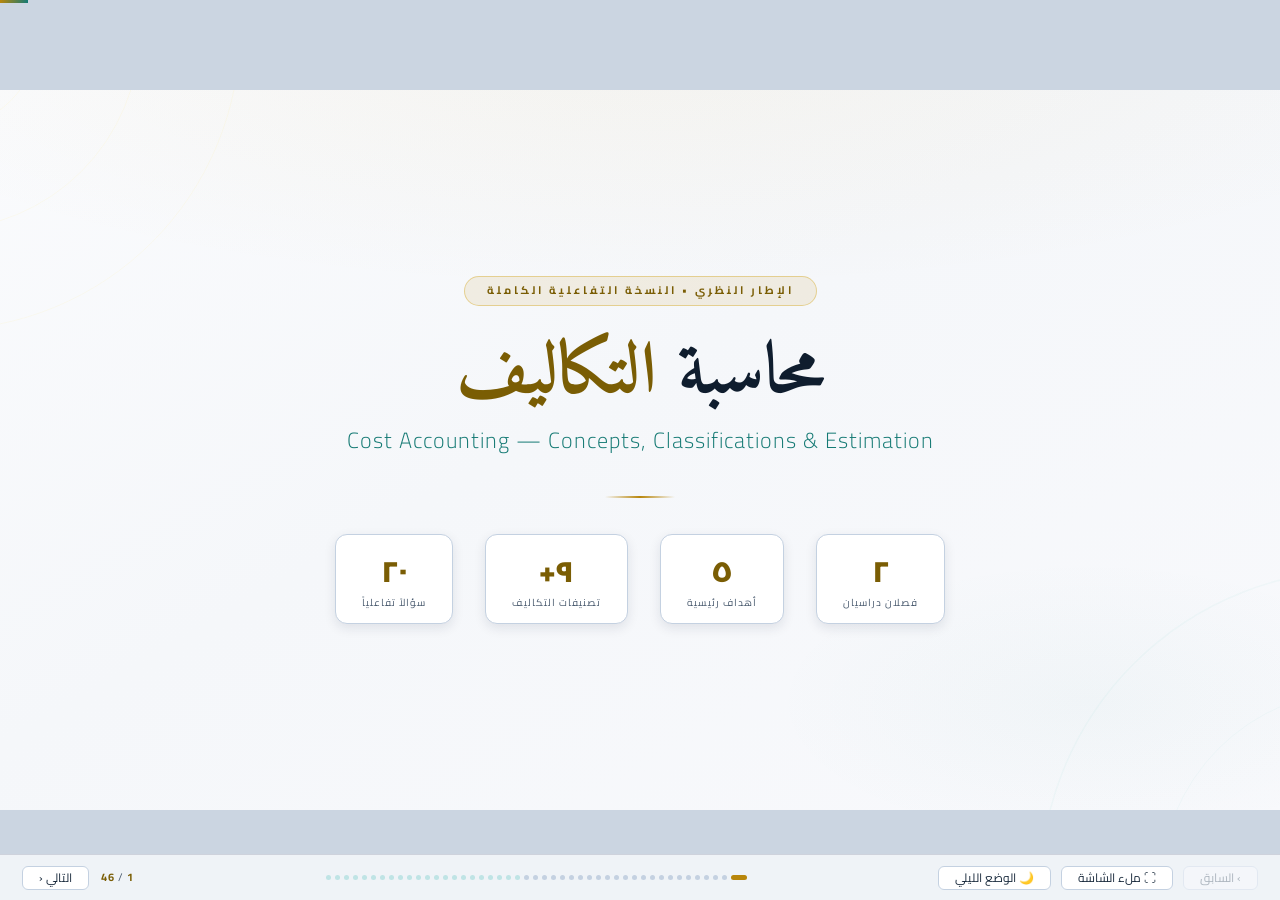
<file: Apps/محاسبة تكاليف.html>
<!DOCTYPE html>
<html lang="ar" dir="rtl">
<head>
<meta charset="UTF-8">
<meta name="viewport" content="width=device-width, initial-scale=1.0">
<title>محاسبة التكاليف — الإطار النظري</title>
<link rel="preconnect" href="https://fonts.googleapis.com">
<link href="https://fonts.googleapis.com/css2?family=Cairo:wght@300;400;600;700;900&family=Amiri:wght@400;700&display=swap" rel="stylesheet">
<script>
  if (window.screen.width <= 768 || window.innerWidth <= 768) {
    document.documentElement.classList.add('mobile-view');
  }
</script>
<style>
:root {
  --bg:#F8F9FC; --surface:#FFFFFF; --card:#FFFFFF; --border:#C4D1E1;
  --gold:#B8860B; --gl:#7A5D04; --gd:rgba(184,134,11,.1);
  --teal:#157A74; --td:rgba(21,122,116,.1);
  --rose:#C0354F; --rd:rgba(192,53,79,.08);
  --text:#1A2B3D; --muted:#4A5B6F; --head:#0F1D2E;
  --green:#15803D; --green-bg:rgba(21,128,61,.08); --green-border:rgba(21,128,61,.25);
  --bg-body:#CBD5E1;
  --formula-bg:rgba(21, 122, 116, 0.1);
  --math-box-bg:#FFFFFF;
  --nav-bg:rgba(240, 244, 248, 0.97);
  --nav-border:rgba(15, 26, 60, 0.15);
  --shadow:0 4px 12px rgba(15, 26, 60, 0.1);
  --shadow-large:0 10px 30px rgba(15, 26, 60, 0.12);
  --formula-container-bg:rgba(21, 122, 116, 0.06);
  --formula-container-border:rgba(21, 122, 116, 0.2);
  --formula-explain-bg:rgba(21, 122, 116, 0.04);
  --formula-explain-border:rgba(21, 122, 116, 0.2);
  --score-ring-bg-stroke:rgba(0, 0, 0, 0.08);
  --q-opt-bg:rgba(240, 244, 248, 0.6);
  --q-opt-hover-bg:rgba(184, 134, 11, 0.08);
  --q-opt-hover-border:rgba(184, 134, 11, 0.35);
  --tbl-even-bg:rgba(0, 0, 0, 0.02);

  --bg-title-gradient: radial-gradient(ellipse 120% 60% at 50% -5%,rgba(184,134,11,.05) 0%,transparent 55%),radial-gradient(ellipse 50% 40% at 85% 85%,rgba(21,122,116,.03) 0%,transparent 50%),linear-gradient(150deg,#FAFBFD 0%,#F5F7FA 45%,#F8F9FC 100%);
  --bg-ch-gradient: linear-gradient(140deg,#F8F9FC 0%,#F3F5F9 50%,#F7F8FB 100%);
  --bg-std-gradient: linear-gradient(160deg,#FAFBFD 0%,#F5F7FA 100%);
}

.dark-mode {
  --bg:#07112B; --surface:#0F1A3C; --card:#122040; --border:#273C72;
  --gold:#D4A517; --gl:#F0C040; --gd:rgba(212,165,23,.13);
  --teal:#2FB8AC; --td:rgba(47,184,172,.12);
  --rose:#E05C7A; --rd:rgba(224,92,122,.12);
  --text:#EAE0CC; --muted:#8A97B5; --head:#F5EFDF;
  --green:#4ADE80; --green-bg:rgba(74,222,128,.1); --green-border:rgba(74,222,128,.3);
  --bg-body:#020510;
  --formula-bg:#0A1830;
  --math-box-bg:rgba(10, 24, 48, 0.85);
  --nav-bg:rgba(5, 10, 30, 0.97);
  --nav-border:rgba(38, 58, 110, 0.5);
  --shadow:0 4px 12px rgba(0, 0, 0, 0.2);
  --shadow-large:0 10px 30px rgba(0, 0, 0, 0.4);
  --formula-container-bg:rgba(15, 26, 60, 0.6);
  --formula-container-border:var(--border);
  --formula-explain-bg:rgba(255, 255, 255, 0.02);
  --formula-explain-border:rgba(39, 60, 114, 0.5);
  --score-ring-bg-stroke:rgba(255, 255, 255, 0.05);
  --q-opt-bg:rgba(255, 255, 255, 0.01);
  --q-opt-hover-bg:rgba(212, 165, 23, 0.06);
  --q-opt-hover-border:rgba(212, 165, 23, 0.25);
  --tbl-even-bg:rgba(255, 255, 255, 0.02);

  --bg-title-gradient: radial-gradient(ellipse 120% 60% at 50% -5%,rgba(212,165,23,.16) 0%,transparent 55%),radial-gradient(ellipse 50% 40% at 85% 85%,rgba(47,184,172,.09) 0%,transparent 50%),linear-gradient(150deg,#050C22 0%,#0D1C40 45%,#060E24 100%);
  --bg-ch-gradient: linear-gradient(140deg,#08112A 0%,#11214A 50%,#080E26 100%);
  --bg-std-gradient: linear-gradient(160deg,#07112B 0%,#0D1A38 100%);
}

*{margin:0;padding:0;box-sizing:border-box;}
html,body{width:100%;height:100%;overflow:hidden;background:var(--bg-body);font-family:'Cairo',sans-serif;color:var(--text);line-height:1.6;transition:background-color .35s ease, color .35s ease;}

/* ── OUTER ── */
#sr{position:fixed;inset:0;display:flex;align-items:center;justify-content:center;}
#deck{width:1280px;height:720px;position:relative;transform-origin:center center;}

/* ── SLIDES ── */
.slide{position:absolute;inset:0;opacity:0;pointer-events:none;transition:opacity .42s ease,transform .42s ease,background .35s ease;transform:translateX(-24px);overflow:hidden;}
.slide.active{opacity:1;pointer-events:all;transform:translateX(0);}
.slide.out{opacity:0;transform:translateX(24px);}

/* ── BKGS ── */
.bg-title{background:var(--bg-title-gradient);transition:background .35s ease;}
.bg-ch{background:var(--bg-ch-gradient);transition:background .35s ease;}
.bg-std{background:var(--bg-std-gradient);transition:background .35s ease;}

/* ── TITLE SLIDE ── */
.s-title{display:flex;flex-direction:column;align-items:center;justify-content:center;text-align:center;padding:55px 80px;position:relative;height:100%;}
.t-badge{display:inline-block;background:var(--gd);border:1px solid rgba(212,165,23,.4);color:var(--gl);font-size:11px;letter-spacing:3px;padding:5px 22px;border-radius:30px;margin-bottom:28px;font-weight:700;text-transform:uppercase;}
.t-main{font-family:'Amiri',serif;font-size:72px;font-weight:700;color:var(--head);line-height:1.15;margin-bottom:6px;}
.t-main span{color:var(--gl);}
.t-sub{font-size:22px;color:var(--teal);font-weight:300;margin-bottom:38px;letter-spacing:1px;}
.t-line{width:70px;height:2px;background:linear-gradient(90deg,transparent,var(--gold),transparent);margin:0 auto 36px;}
.t-meta{display:flex;gap:32px;justify-content:center;}
.t-stat{background:var(--card);border:1px solid var(--border);border-radius:12px;padding:12px 26px;text-align:center;box-shadow:var(--shadow);}
.t-sn{display:block;font-size:30px;font-weight:900;color:var(--gl);}
.t-sl{font-size:10px;color:var(--muted);letter-spacing:1px;}

/* ── CHAPTER DIVIDER ── */
.s-ch{display:flex;flex-direction:column;align-items:center;justify-content:center;text-align:center;padding:60px;position:relative;height:100%;}
.ch-bg-num{position:absolute;font-size:260px;font-weight:900;color:rgba(212,165,23,.04);font-family:'Cairo',sans-serif;top:50%;left:50%;transform:translate(-50%,-53%);line-height:1;pointer-events:none;}
.ch-badge{display:inline-block;border:1px solid var(--gold);color:var(--gold);font-size:11px;letter-spacing:3px;padding:5px 22px;border-radius:30px;margin-bottom:20px;text-transform:uppercase;position:relative;}
.ch-title{font-family:'Amiri',serif;font-size:54px;color:var(--head);margin-bottom:14px;position:relative;line-height:1.3;}
.ch-sub{font-size:20px;color:var(--teal);font-weight:300;position:relative;}
.ch-line{width:60px;height:2px;background:linear-gradient(90deg,transparent,var(--teal),transparent);margin:18px auto 0;}

/* ── CONTENT SLIDE ── */
.s-std{display:flex;flex-direction:column;height:100%;}
.s-head{padding:24px 56px 18px;border-bottom:1px solid var(--border);flex-shrink:0;position:relative;}
.s-head::after{content:'';position:absolute;bottom:0;right:0;width:220px;height:1px;background:linear-gradient(90deg,var(--gold),transparent);}
.s-ey{font-size:10px;color:var(--gold);letter-spacing:3px;text-transform:uppercase;margin-bottom:5px;font-weight:700;}
.s-ttl{font-family:'Amiri',serif;font-size:36px;color:var(--head);line-height:1.25;}
.s-ttl .en{font-size:15px;color:var(--muted);font-family:'Cairo',sans-serif;font-weight:300;display:block;margin-top:1px;}
.s-body{flex:1;padding:22px 56px;overflow:hidden;display:flex;gap:18px;}
.s-body.col1{flex-direction:column;}
.s-body.col2{flex-direction:row;}
.s-ft{padding:8px 56px;display:flex;justify-content:space-between;align-items:center;border-top:1px solid var(--border);flex-shrink:0;}
.ft-l{font-size:10px;color:var(--muted);letter-spacing:1px;}
.ft-r{font-size:10px;color:var(--gold);letter-spacing:1px;}

/* ── CARDS ── */
.card{background:var(--card);border:1px solid var(--border);border-radius:12px;padding:18px 22px;flex:1;box-shadow:var(--shadow);transition:background .35s ease, border-color .35s ease, box-shadow .35s ease;}
.card-t{font-size:13.5px;font-weight:700;color:var(--gl);margin-bottom:9px;padding-bottom:7px;border-bottom:1px solid var(--border);line-height:1.4;}
.card-t.teal{color:var(--teal);}
.card-t.rose{color:var(--rose);}

/* ── LISTS ── */
.pts{list-style:none;display:flex;flex-direction:column;gap:9px;}
.pts li{display:flex;align-items:flex-start;gap:9px;font-size:14px;color:var(--text);line-height:1.65;}
.pts li b{color:var(--gl);font-weight:700;}
.pts li.teal-d b{color:var(--teal);}
.dot-g::before,.pts li::before{content:'';width:6px;height:6px;min-width:6px;border-radius:50%;background:var(--gold);margin-top:8px;display:inline-block;}
.pts li.t::before{background:var(--teal);}
.pts li.r::before{background:var(--rose);}

/* ── DEF BOX ── */
.def{background:var(--gd);border:1px solid rgba(184,134,11,.35);border-radius:12px;padding:16px 20px;font-size:14.5px;line-height:1.8;box-shadow:var(--shadow);transition:background .35s ease;}
.def.teal-def{background:var(--td);border-color:rgba(21,122,116,.35);}
.def b{color:var(--gl);font-weight:700;}
.def.teal-def b{color:var(--teal);}

/* ── GOAL CARDS ── */
.goals{display:grid;grid-template-columns:1fr 1fr;gap:12px;}
.g-card{background:var(--card);border:1px solid var(--border);border-radius:10px;padding:13px 15px;display:flex;align-items:flex-start;gap:11px;box-shadow:var(--shadow);}
.g-num{width:34px;height:34px;border-radius:8px;background:var(--gd);border:1px solid rgba(212,165,23,.3);color:var(--gl);font-size:17px;font-weight:900;display:flex;align-items:center;justify-content:center;flex-shrink:0;}
.g-num.teal{background:var(--td);border-color:rgba(47,184,172,.3);color:var(--teal);}
.g-ar{font-size:13.5px;color:var(--text);font-weight:600;line-height:1.4;}
.g-en{font-size:11px;color:var(--muted);margin-top:2px;}

/* ── TABLE ── */
.tbl{width:100%;border-collapse:collapse;font-size:12.5px;}
.tbl th{background:var(--gd);color:var(--gl);padding:9px 13px;text-align:center;border:1px solid var(--border);font-weight:700;}
.tbl td{padding:8px 13px;border:1px solid var(--border);text-align:center;color:var(--text);line-height:1.5;vertical-align:middle;}
.tbl tr:nth-child(even) td{background:var(--tbl-even-bg);}
.tbl td.rh{background:var(--td);color:var(--teal);font-weight:600;text-align:right;}

/* ── COMP COLS ── */
.comp-cols{display:flex;gap:14px;flex:1;}
.cc{flex:1;background:var(--card);border:1px solid var(--border);border-radius:10px;overflow:hidden;}
.cc-h{padding:11px 15px;font-size:13px;font-weight:700;text-align:center;border-bottom:1px solid var(--border);}
.cc-h.g{background:var(--gd);color:var(--gl);}
.cc-h.t{background:var(--td);color:var(--teal);}
.cc-h.r{background:var(--rd);color:var(--rose);}
.cc-b{padding:13px 15px;}
.cc-b ul{list-style:none;display:flex;flex-direction:column;gap:7px;}
.cc-b ul li{font-size:12.5px;color:var(--text);padding-right:14px;position:relative;line-height:1.5;}
.cc-b ul li::before{content:'';position:absolute;right:0;top:7px;width:5px;height:5px;border-radius:50%;}
.cc.g .cc-b ul li::before{background:var(--gold);}
.cc.t .cc-b ul li::before{background:var(--teal);}
.cc.r .cc-b ul li::before{background:var(--rose);}

/* ── TYPE BOXES ── */
.types-row{display:grid;grid-template-columns:1fr 1fr 1fr 1fr;gap:12px;}
.tp{background:var(--card);border:1px solid var(--border);border-radius:10px;padding:14px 14px;text-align:center;box-shadow:var(--shadow);}
.tp-icon{font-size:26px;margin-bottom:8px;display:block;}
.tp-name{font-size:13px;font-weight:700;color:var(--gl);margin-bottom:3px;}
.tp-en{font-size:10px;color:var(--muted);margin-bottom:7px;}
.tp-desc{font-size:12px;color:var(--text);line-height:1.55;}

/* ── CONCEPT ROWS ── */
.cr{display:flex;align-items:flex-start;gap:12px;background:var(--card);border:1px solid var(--border);border-radius:10px;padding:12px 17px;box-shadow:var(--shadow);}
.cr-label{font-size:13.5px;font-weight:700;color:var(--gl);min-width:150px;flex-shrink:0;}
.cr-sep{color:var(--border);font-size:18px;margin-top:1px;flex-shrink:0;}
.cr-desc{font-size:13px;color:var(--text);line-height:1.6;flex:1;}
.cr-label.teal{color:var(--teal);}

/* ── FORMULA ── */
.formula{background:var(--formula-bg);border:1px solid var(--teal);border-radius:8px;padding:11px 20px;text-align:center;font-size:15px;color:var(--teal);font-weight:600;}
.math-box {
  background: var(--math-box-bg);
  border: 1px solid var(--border);
  border-radius: 8px;
  padding: 8px 12px;
  margin: 10px 0;
  display: flex;
  align-items: center;
  justify-content: center;
  font-family: 'Amiri', serif;
  font-size: 16px;
  direction: ltr;
  gap: 8px;
  box-shadow: var(--shadow);
  transition: background .35s ease, border-color .35s ease;
}
.math-box.gold {
  border-color: rgba(184, 134, 11, 0.5);
  color: var(--gl);
  background: var(--gd);
}
.math-box.teal {
  border-color: rgba(21, 122, 116, 0.45);
  color: var(--teal);
  background: var(--td);
}
.fraction {
  display: inline-flex;
  flex-direction: column;
  align-items: center;
  vertical-align: middle;
  padding: 0 4px;
}
.numerator {
  border-bottom: 1px solid currentColor;
  padding-bottom: 2px;
  width: 100%;
  text-align: center;
  font-size: 0.9em;
  direction: rtl;
}
.denominator {
  padding-top: 2px;
  width: 100%;
  text-align: center;
  font-size: 0.9em;
  direction: rtl;
}
.math-legend {
  font-size: 12px;
  color: var(--text);
  line-height: 1.7;
  margin-top: 6px;
  text-align: right;
  direction: rtl;
}
.math-legend b {
  color: var(--gl);
}
.math-badge {
  background: var(--td);
  border: 1px solid rgba(21, 122, 116, 0.4);
  color: var(--teal);
  padding: 2px 8px;
  border-radius: 4px;
  font-family: 'Amiri', serif;
  font-weight: 700;
  display: inline-block;
  direction: ltr;
}
.formula-container {
  background: var(--formula-container-bg);
  border: 1px solid var(--formula-container-border);
  border-radius: 12px;
  padding: 16px 20px;
  margin: 10px 0;
  display: flex;
  flex-direction: column;
  gap: 12px;
  align-items: center;
  box-shadow: var(--shadow);
  transition: background .35s ease, border-color .35s ease;
}
.formula-display {
  font-family: 'Amiri', serif;
  font-size: 24px;
  font-weight: 700;
  color: var(--teal);
  background: var(--td);
  border: 1px dashed var(--teal);
  padding: 8px 32px;
  border-radius: 8px;
  text-align: center;
  letter-spacing: 1px;
  direction: ltr;
}
.formula-display.gold {
  color: var(--gl);
  background: var(--gd);
  border-color: var(--gold);
}
.formula-explain {
  display: grid;
  grid-template-columns: repeat(auto-fit, minmax(180px, 1fr));
  gap: 12px;
  width: 100%;
  text-align: right;
  font-size: 13px;
  direction: rtl;
}
.formula-explain-item {
  background: var(--formula-explain-bg);
  border: 1px solid var(--formula-explain-border);
  border-radius: 6px;
  padding: 8px 12px;
  display: flex;
  flex-direction: column;
  gap: 4px;
}
.formula-explain-item b {
  color: var(--gl);
  font-size: 15px;
}
.formula-explain-item span {
  color: var(--text);
  font-size: 12.5px;
  line-height: 1.5;
}

/* ── TAGS ── */
.tag{display:inline-block;padding:3px 11px;border-radius:20px;font-size:11px;font-weight:600;margin:2px;}
.tg{background:var(--gd);color:var(--gl);border:1px solid rgba(212,165,23,.3);}
.tt{background:var(--td);color:var(--teal);border:1px solid rgba(47,184,172,.3);}
.tr{background:var(--rd);color:var(--rose);border:1px solid rgba(224,92,122,.3);}

/* ── STEP FLOW ── */
.flow{display:flex;align-items:stretch;gap:0;}
.flow-step{flex:1;background:var(--card);border:1px solid var(--border);padding:14px 12px;text-align:center;display:flex;flex-direction:column;justify-content:center;align-items:center;}
.flow-step:first-child{border-radius:0 10px 10px 0;}
.flow-step:last-child{border-radius:10px 0 0 10px;}
.flow-arrow{display:flex;align-items:center;justify-content:center;color:var(--gold);font-size:20px;padding:0 2px;border-top:1px solid var(--border);border-bottom:1px solid var(--border);background:var(--card);}
.fs-num{font-size:11px;color:var(--muted);margin-bottom:4px;}
.fs-name{font-size:13px;font-weight:700;color:var(--gl);}
.fs-en{font-size:10px;color:var(--muted);margin-top:2px;}
.fs-desc{font-size:11.5px;color:var(--text);margin-top:6px;line-height:1.45;}

/* ── HIGHLIGHT QUOTE ── */
.hq{background:linear-gradient(135deg,rgba(212,165,23,.1),rgba(212,165,23,.04));border-right:3px solid var(--gold);border-radius:0 10px 10px 0;padding:14px 18px;font-size:15px;line-height:1.8;color:var(--text);}
.hq b{color:var(--gl);}

/* Three methods */
.methods{display:grid;grid-template-columns:1fr 1fr 1fr;gap:12px;}
.mth{background:var(--card);border:1px solid var(--border);border-radius:10px;padding:15px 16px;}
.mth-t{font-size:13.5px;font-weight:700;color:var(--gl);margin-bottom:6px;}
.mth-en{font-size:11px;color:var(--muted);margin-bottom:10px;}
.mth-body{font-size:12.5px;color:var(--text);line-height:1.6;}
.mth-pro{margin-top:8px;font-size:11.5px;color:var(--teal);}
.mth-con{margin-top:4px;font-size:11.5px;color:var(--rose);}

/* Two-panel wide */
.panel{flex:1;display:flex;flex-direction:column;gap:11px;}
.p-head{font-size:13px;font-weight:700;color:var(--gl);border-bottom:1px solid var(--border);padding-bottom:8px;margin-bottom:2px;}
.p-head.teal{color:var(--teal);}

/* ── NAV BAR ── */
#nav{position:fixed;bottom:0;left:0;right:0;height:46px;background:var(--nav-bg);border-top:1px solid var(--nav-border);display:flex;align-items:center;justify-content:space-between;padding:0 22px;z-index:100;backdrop-filter:blur(10px);transition:background .35s ease, border-color .35s ease;}
#pb{position:fixed;top:0;left:0;height:3px;background:linear-gradient(90deg,var(--gold),var(--teal));transition:width .4s ease;z-index:200;}
.nb{background:var(--surface);border:1px solid var(--border);color:var(--text);padding:5px 16px;border-radius:6px;cursor:pointer;font-family:'Cairo',sans-serif;font-size:12px;transition:all .2s;display:inline-flex;align-items:center;gap:6px;line-height:1;}
.nb:hover{border-color:var(--gold);color:var(--gl);}
.nb:disabled{opacity:.3;cursor:not-allowed;}
#sc{color:var(--muted);font-size:11px;letter-spacing:1px;}
#sc span{color:var(--gl);font-weight:700;}
.dots{display:flex;gap:4px;align-items:center;}
.dot{width:5px;height:5px;border-radius:50%;background:var(--border);cursor:pointer;transition:all .3s;}
.dot.a{width:16px;border-radius:3px;background:var(--gold);}
.dot.quiz-dot{background:rgba(47,184,172,.25);}
.dot.quiz-dot.a{background:var(--teal);width:16px;border-radius:3px;}

/* ── DECORATIVE ── */
.geo{position:absolute;pointer-events:none;opacity:.05;}

/* ── QUIZ SLIDES SPECIFIC STYLES ── */
.quiz-question-card {
  background: var(--card);
  border: 1px solid var(--border);
  border-radius: 12px;
  padding: 24px;
  height: 100%;
  display: flex;
  flex-direction: column;
  box-shadow: var(--shadow-large);
  transition: background .35s ease, border-color .35s ease;
}
.q-num-badge {
  display: inline-block;
  background: var(--gd);
  border: 1px solid rgba(212, 165, 23, 0.3);
  color: var(--gl);
  font-size: 11px;
  font-weight: 700;
  padding: 4px 12px;
  border-radius: 20px;
  margin-bottom: 12px;
  width: fit-content;
}
.q-text {
  font-size: 17px;
  color: var(--head);
  font-weight: 600;
  line-height: 1.6;
  margin-bottom: 16px;
}
.q-opts {
  display: flex;
  flex-direction: column;
  gap: 10px;
}
.q-opt {
  display: flex;
  align-items: center;
  gap: 14px;
  padding: 12px 16px;
  border-radius: 10px;
  border: 1px solid var(--border);
  background: var(--q-opt-bg);
  cursor: pointer;
  transition: all 0.25s ease;
}
.q-opt:hover:not(.disabled) {
  background: var(--q-opt-hover-bg);
  border-color: var(--q-opt-hover-border);
  transform: translateX(-4px);
}
.q-opt.disabled {
  cursor: default;
  opacity: 0.6;
}
.q-opt.correct {
  background: var(--green-bg) !important;
  border-color: var(--green-border) !important;
  opacity: 1 !important;
}
.q-opt.wrong {
  background: var(--rd) !important;
  border-color: rgba(224, 92, 122, 0.3) !important;
  opacity: 1 !important;
}
.opt-let {
  width: 28px;
  height: 28px;
  border-radius: 6px;
  background: var(--surface);
  border: 1px solid var(--border);
  color: var(--muted);
  font-size: 13px;
  font-weight: 700;
  display: flex;
  align-items: center;
  justify-content: center;
  flex-shrink: 0;
}
.q-opt.correct .opt-let {
  background: var(--green-bg);
  border-color: var(--green);
  color: var(--green);
}
.q-opt.wrong .opt-let {
  background: var(--rd);
  border-color: var(--rose);
  color: var(--rose);
}
.opt-txt {
  font-size: 13.5px;
  color: var(--text);
  line-height: 1.5;
  flex: 1;
}
.q-opt.correct .opt-txt {
  color: var(--green);
  font-weight: 600;
}
.q-opt.wrong .opt-txt {
  color: var(--rose);
}
.opt-chk {
  font-size: 16px;
  font-weight: 700;
  width: 20px;
  text-align: center;
}
.q-opt.correct .opt-chk::after {
  content: '✓';
  color: var(--green);
}
.q-opt.wrong .opt-chk::after {
  content: '✗';
  color: var(--rose);
}

/* Explanation Box Styles */
.q-exp-box {
  background: var(--card);
  border: 1px solid var(--border);
  border-radius: 12px;
  padding: 24px;
  height: 100%;
  display: flex;
  flex-direction: column;
  justify-content: center;
  position: relative;
  overflow: hidden;
  box-shadow: var(--shadow);
  transition: background .35s ease, border-color .35s ease;
}
.q-exp-placeholder {
  text-align: center;
  padding: 40px 20px;
}
.placeholder-icon {
  font-size: 48px;
  margin-bottom: 16px;
  animation: pulse 2s infinite;
}
@keyframes pulse {
  0% { transform: scale(1); opacity: 0.7; }
  50% { transform: scale(1.08); opacity: 1; }
  100% { transform: scale(1); opacity: 0.7; }
}
.placeholder-title {
  font-size: 16px;
  color: var(--gl);
  font-weight: 700;
  margin-bottom: 8px;
}
.placeholder-desc {
  font-size: 12px;
  color: var(--muted);
  line-height: 1.6;
}
.q-exp-card {
  display: flex;
  flex-direction: column;
  height: 100%;
  justify-content: space-between;
  animation: fadeIn 0.4s ease forwards;
}
@keyframes fadeIn {
  from { opacity: 0; transform: translateY(10px); }
  to { opacity: 1; transform: translateY(0); }
}
.q-exp-header {
  display: flex;
  align-items: center;
  gap: 8px;
  font-size: 14px;
  font-weight: 700;
  color: var(--teal);
  margin-bottom: 12px;
  padding-bottom: 8px;
  border-bottom: 1px solid var(--border);
}
.q-exp-body {
  font-size: 13.5px;
  color: var(--text);
  line-height: 1.75;
  flex: 1;
  overflow-y: auto;
  padding-right: 4px;
}
.q-exp-body b {
  color: var(--teal);
}

/* Score Card Circle Ring styling */
.score-card-container {
  background: var(--card);
  border: 1px solid var(--border);
  border-radius: 16px;
  padding: 40px;
  width: 500px;
  margin: 0 auto;
  box-shadow: var(--shadow-large);
}
.score-ring-container {
  position: relative;
  width: 160px;
  height: 160px;
  margin: 0 auto 20px;
}
.score-ring {
  transform: rotate(-90deg);
}
.score-ring-bg {
  fill: none;
  stroke: var(--score-ring-bg-stroke);
  stroke-width: 10;
}
.score-ring-fill {
  fill: none;
  stroke: var(--teal);
  stroke-width: 10;
  stroke-linecap: round;
  stroke-dasharray: 440;
  stroke-dashoffset: 440;
  transition: stroke-dashoffset 1.5s cubic-bezier(0.4, 0, 0.2, 1);
}
.score-percent {
  position: absolute;
  inset: 0;
  display: flex;
  align-items: center;
  justify-content: center;
  font-size: 36px;
  font-weight: 900;
  color: var(--head);
}

/* Prevent iOS Safari from zooming out by making container fluid when mobile class is active */
html.mobile-view, html.mobile-view body {
  overflow: auto;
}
html.mobile-view #sr {
  position: absolute !important;
  top: 0 !important;
  left: 0 !important;
  right: 0 !important;
  bottom: calc(46px + env(safe-area-inset-bottom)) !important;
  inset: 0 0 calc(46px + env(safe-area-inset-bottom)) 0 !important;
  width: 100% !important;
  height: auto !important;
  display: block !important;
  overflow: hidden !important;
}
html.mobile-view #deck {
  width: 100% !important;
  height: 100% !important;
  max-width: 100% !important;
  transform: none !important;
}
html.mobile-view .dots {
  display: none !important;
}

/* ── RESPONSIVE / MOBILE FRIENDLY STYLES ── */
@media (max-width: 768px) {
  html, body {
    overflow: auto;
  }
  
  #sr {
    position: absolute !important;
    top: 0 !important;
    left: 0 !important;
    right: 0 !important;
    bottom: calc(46px + env(safe-area-inset-bottom)) !important;
    inset: 0 0 calc(46px + env(safe-area-inset-bottom)) 0 !important;
    display: block !important;
    overflow: hidden !important;
  }
  
  #deck {
    width: 100% !important;
    height: 100% !important;
    transform: none !important;
    position: relative;
  }
  
  .slide {
    width: 100% !important;
    height: 100% !important;
    overflow: hidden;
    transform: none; /* simple fades on mobile to avoid translate issues */
    transition: opacity .3s ease;
  }
  
  .s-std {
    height: 100%;
    display: flex;
    flex-direction: column;
  }
  
  .s-head {
    padding: 16px 20px 12px !important;
  }
  
  .s-body {
    flex: 1;
    padding: 16px 20px !important;
    overflow-y: auto !important;
    -webkit-overflow-scrolling: touch;
    display: flex;
    flex-direction: column !important; /* Force vertical stacking on mobile */
    gap: 14px !important;
  }
  
  .s-body.col2 {
    flex-direction: column !important;
  }
  
  .s-ft {
    padding: 8px 20px !important;
  }
  
  /* Navigation Bar */
  #nav {
    padding: 0 12px !important;
    padding-bottom: env(safe-area-inset-bottom) !important;
    height: calc(46px + env(safe-area-inset-bottom)) !important;
  }
  
  .dots {
    display: none !important; /* Hide dots on mobile to prevent overflow */
  }
  
  /* Slide specific responsive details */
  .t-badge {
    font-size: 10px !important;
    padding: 4px 16px !important;
    margin-bottom: 16px !important;
    letter-spacing: 1px !important;
  }
  
  .t-main {
    font-size: 34px !important;
    line-height: 1.25 !important;
    margin-bottom: 12px !important;
  }
  
  .t-sub {
    font-size: 14px !important;
    margin-bottom: 24px !important;
    padding: 0 10px;
  }
  
  .t-meta {
    flex-wrap: wrap;
    gap: 10px !important;
    width: 100%;
    max-width: 450px;
  }
  
  .t-stat {
    padding: 8px 12px !important;
    flex: 1 1 calc(50% - 10px);
  }
  
  .t-sn {
    font-size: 24px !important;
  }
  
  .ch-bg-num {
    font-size: 140px !important;
    opacity: 0.03 !important;
  }
  
  .ch-badge {
    padding: 4px 16px !important;
    margin-bottom: 16px !important;
  }
  
  .ch-title {
    font-size: 28px !important;
    line-height: 1.3 !important;
  }
  
  .ch-sub {
    font-size: 15px !important;
  }
  
  .s-ey {
    font-size: 9px !important;
    letter-spacing: 1px !important;
  }
  
  .s-ttl {
    font-size: 20px !important;
  }
  
  .s-ttl .en {
    font-size: 11px !important;
  }
  
  /* Tables */
  .tbl {
    font-size: 11px !important;
  }
  
  .tbl th, .tbl td {
    padding: 6px 8px !important;
  }
  
  /* Grid Layouts to stack */
  .types-row {
    grid-template-columns: 1fr !important;
    gap: 10px !important;
  }
  
  .methods {
    grid-template-columns: 1fr !important;
    gap: 10px !important;
  }
  
  .goals {
    grid-template-columns: 1fr !important;
    gap: 10px !important;
  }
  
  .comp-cols {
    flex-direction: column !important;
    gap: 12px !important;
  }
  
  /* Concept row layout stack */
  .cr {
    flex-direction: column !important;
    align-items: stretch !important;
    gap: 4px !important;
    padding: 12px 14px !important;
  }
  
  .cr-label {
    min-width: 0 !important;
  }
  
  .cr-sep {
    display: none !important;
  }
  
  /* Panel flex reset */
  .panel {
    flex: none !important;
    width: 100% !important;
  }
  
  /* Quiz specific */
  .quiz-question-card {
    padding: 16px !important;
  }
  
  .q-text {
    font-size: 15px !important;
    margin-bottom: 12px !important;
  }
  
  .q-opt {
    padding: 10px 12px !important;
    gap: 10px !important;
  }
  
  .opt-txt {
    font-size: 12.5px !important;
  }
  
  .q-exp-box {
    padding: 16px !important;
  }
  
  .score-card-container {
    padding: 24px 16px !important;
    width: 100% !important;
    max-width: 360px !important;
    margin: 0 auto !important;
  }
  
  .score-ring-container {
    width: 120px !important;
    height: 120px !important;
    margin-bottom: 16px !important;
  }
  
  .score-ring {
    width: 120px !important;
    height: 120px !important;
  }
  
  .score-percent {
    font-size: 26px !important;
  }
  
  .nb {
    font-size: 11px !important;
    padding: 6px 12px !important;
  }
  
  /* Support for inline styled grids to stack on mobile */
  .s-body div[style*="grid-template-columns"] {
    grid-template-columns: 1fr !important;
  }

  /* Support for horizontal flows to stack vertically */
  .flow {
    flex-direction: column !important;
    align-items: center !important;
  }
  .flow-step {
    width: 100% !important;
    border-radius: 8px !important;
    margin: 4px 0 !important;
    border: 1px solid var(--border) !important;
    padding: 10px !important;
  }
  .flow-arrow {
    transform: rotate(-90deg) !important;
    border: none !important;
    background: transparent !important;
    padding: 6px 0 !important;
    margin: 0 !important;
    align-self: center !important;
    height: auto !important;
    display: inline-block !important;
  }

  /* Prevent horizontal table overflow on mobile */
  .tbl {
    table-layout: fixed !important;
    width: 100% !important;
  }
  .tbl td, .tbl th {
    word-wrap: break-word !important;
    white-space: normal !important;
  }

  /* Prevent flexbox items from shrinking on mobile, allowing natural scrolling */
  .s-body * {
    flex-shrink: 0 !important;
  }

  /* Prevent flexbox layout overflow by forcing text wrappers to wrap */
  .g-card > div:last-child {
    flex: 1 !important;
    min-width: 0 !important;
  }

  /* Support for inline displays (flex rows) inside cards to stack vertically on mobile */
  .card div[style*="display:flex"], 
  .card div[style*="display: flex"] {
    flex-direction: column !important;
    align-items: stretch !important;
    gap: 12px !important;
  }
  
  /* Ensure flex text children in rows wrap correctly */
  .card div[style*="display:flex"] > span:last-child,
  .card div[style*="display: flex"] > span:last-child {
    flex: 1 !important;
    min-width: 0 !important;
  }

  /* Block layout for list items to prevent flex wiggles and cutoffs on RTL text */
  .pts li {
    display: block !important;
    padding-right: 16px !important;
    position: relative !important;
    text-align: right !important;
    width: 100% !important;
    word-wrap: break-word !important;
  }
  .pts li::before {
    position: absolute !important;
    right: 0 !important;
    top: 9px !important;
    margin: 0 !important;
  }
}
</style>
</head>
<body>

<div id="pb"></div>
<div id="sr">
<div id="deck">

<!-- ═══════════════════════════════════════════
     SLIDE 1 – TITLE
══════════════════════════════════════════════ -->
<div class="slide active bg-title">
  <svg class="geo" style="top:-60px;left:-60px;width:360px;height:360px;" viewBox="0 0 360 360"><circle cx="0" cy="0" r="300" fill="none" stroke="gold" stroke-width="1"/><circle cx="0" cy="0" r="200" fill="none" stroke="gold" stroke-width="1"/><circle cx="0" cy="0" r="100" fill="none" stroke="gold" stroke-width="1"/></svg>
  <svg class="geo" style="bottom:-80px;right:-80px;width:380px;height:380px;opacity:.04;" viewBox="0 0 380 380"><circle cx="380" cy="380" r="320" fill="none" stroke="#2FB8AC" stroke-width="1.5"/><circle cx="380" cy="380" r="200" fill="none" stroke="#2FB8AC" stroke-width="1"/></svg>

  <div class="s-title">
    <div class="t-badge">الإطار النظري • النسخة التفاعلية الكاملة</div>
    <div class="t-main">محاسبة <span>التكاليف</span></div>
    <div class="t-sub">Cost Accounting — Concepts, Classifications & Estimation</div>
    <div class="t-line"></div>
    <div class="t-meta">
      <div class="t-stat"><span class="t-sn">٢</span><div class="t-sl">فصلان دراسيان</div></div>
      <div class="t-stat"><span class="t-sn">٥</span><div class="t-sl">أهداف رئيسية</div></div>
      <div class="t-stat"><span class="t-sn">٩+</span><div class="t-sl">تصنيفات التكاليف</div></div>
      <div class="t-stat"><span class="t-sn">٢٠</span><div class="t-sl">سؤالاً تفاعلياً</div></div>
    </div>
  </div>
</div>

<!-- ═══════════════════════════════════════════
     SLIDE 2 – CHAPTER 1 DIVIDER
══════════════════════════════════════════════ -->
<div class="slide bg-ch">
  <div class="s-ch">
    <div class="ch-bg-num">١</div>
    <div class="ch-badge">الفصل الأول</div>
    <div class="ch-title">محاسبة التكاليف<br>المفاهيم والأهداف</div>
    <div class="ch-sub">Cost Accounting: Concepts and Purposes</div>
    <div class="ch-line"></div>
  </div>
</div>

<!-- ═══════════════════════════════════════════
     SLIDE 3 – ما هي محاسبة التكاليف؟
══════════════════════════════════════════════ -->
<div class="slide bg-std">
  <div class="s-std">
    <div class="s-head">
      <div class="s-ey">الفصل الأول • تعريف</div>
      <div class="s-ttl">ما هي محاسبة التكاليف؟ <span class="en">What is Cost Accounting?</span></div>
    </div>
    <div class="s-body col1">
      <div class="def">
        <b>محاسبة التكاليف (Cost Accounting)</b> هي عملية <b>تجميع بيانات التكاليف</b> الخاصة بمنتج معين أو وظيفة أو قسم داخل المنشأة أو خدمة تقدمها، ومعالجة هذه البيانات وتلخيصها <b>وفق أسلوب وغاية محددة</b> من أجل استخراج تكلفة السلعة أو الخدمة أو القسم.
      </div>
      <div style="display:grid;grid-template-columns:1fr 1fr;gap:14px;">
        <div class="card">
          <div class="card-t">من أين نشأت؟</div>
          <ul class="pts">
            <li>كانت تُستخدم أساسًا في قطاع الصناعة</li>
            <li>امتدت اليوم إلى <b>الخدمات والبنوك والقطاع العام</b></li>
            <li>شهدت تطورات كبيرة في الآونة الأخيرة بسبب زيادة المنافسة العالمية</li>
          </ul>
        </div>
        <div class="card">
          <div class="card-t teal">على ماذا يتركز محور التكاليف؟</div>
          <ul class="pts">
            <li class="t">تحديد تكلفة <b>موضوع محدد</b> قد يكون سلعة أو خدمة أو قسمًا</li>
            <li class="t">تمييزها عن <b>المحاسبة المالية</b> الموجهة للخارج</li>
            <li class="t">تزويد <b>الإدارة الداخلية</b> بمعلومات دقيقة وتفصيلية</li>
          </ul>
        </div>
      </div>
      <div class="def teal-def">
        <b>أبرز المستجدات:</b> نظام التكاليف المبني على الأنشطة (Activity-Based Costing)، بطاقة العلامة المتوازنة (Balanced Scorecard)، والتكاليف المستهدفة (Target Costing).
      </div>
    </div>
    <div class="s-ft"><div class="ft-l">محاسبة التكاليف</div><div class="ft-r">الفصل الأول</div></div>
  </div>
</div>

<!-- ═══════════════════════════════════════════
     SLIDE 4 – الأهداف الرئيسية الخمسة
══════════════════════════════════════════════ -->
<div class="slide bg-std">
  <div class="s-std">
    <div class="s-head">
      <div class="s-ey">الفصل الأول • الأهداف</div>
      <div class="s-ttl">الأهداف الرئيسة لمحاسبة التكاليف <span class="en">Major Objectives of Cost Accounting</span></div>
    </div>
    <div class="s-body col1">
      <div class="goals" style="grid-template-columns:1fr 1fr;gap:13px;">
        <div class="g-card">
          <div class="g-num">١</div>
          <div><div class="g-ar">التكاليف لغايات اتخاذ القرارات الإدارية</div><div class="g-en">Costs for Decision Making</div></div>
        </div>
        <div class="g-card">
          <div class="g-num">٢</div>
          <div><div class="g-ar">التكاليف لغايات التخطيط</div><div class="g-en">Costs for Planning</div></div>
        </div>
        <div class="g-card">
          <div class="g-num">٣</div>
          <div><div class="g-ar">التكاليف لغايات الرقابة</div><div class="g-en">Costs for Controlling</div></div>
        </div>
        <div class="g-card">
          <div class="g-num">٤</div>
          <div><div class="g-ar">التكاليف لغايات تقييم الأداء</div><div class="g-en">Costs for Performance Evaluation</div></div>
        </div>
      </div>
      <div class="g-card" style="border-color:rgba(47,184,172,.4);">
        <div class="g-num teal">٥</div>
        <div><div class="g-ar" style="color:var(--teal);">التكاليف لغايات المحاسبة المالية — تحديد تكلفة البضاعة المصنعة والمخزون</div><div class="g-en">Costs for Financial Accounting</div></div>
      </div>
    </div>
    <div class="s-ft"><div class="ft-l">محاسبة التكاليف</div><div class="ft-r">الفصل الأول</div></div>
  </div>
</div>

<!-- ═══════════════════════════════════════════
     SLIDE 5 – اتخاذ القرارات والتخطيط
══════════════════════════════════════════════ -->
<div class="slide bg-std">
  <div class="s-std">
    <div class="s-head">
      <div class="s-ey">الفصل الأول • الأهداف ١ و٢</div>
      <div class="s-ttl">اتخاذ القرارات والتخطيط <span class="en">Decision Making & Planning</span></div>
    </div>
    <div class="s-body col2">
      <div class="panel">
        <div class="p-head">١. التكاليف لاتخاذ القرارات الإدارية</div>
        <ul class="pts">
          <li>لا يكاد يخلو <b>قرار إداري</b> من وجود تكلفة تترتب عليه</li>
          <li>الإدارة تحتاج لمعرفة التكاليف المرتبطة بكل قرار قبل اتخاذه</li>
          <li><b>مثال:</b> شركة طيران تقرر تسيير رحلة جديدة — لا بد من دراسة التكاليف ومقارنتها بالإيرادات المتوقعة</li>
          <li><b>مثال:</b> شركة صناعية توفر نقل لعامليها — يجب تقدير تكاليف كل بديل (تملّك/تعاقد) واختيار الأوفر</li>
        </ul>
        <div class="formula">التكاليف ← تحليل البدائل ← القرار الأمثل</div>
      </div>
      <div class="panel">
        <div class="p-head teal">٢. التكاليف لغايات التخطيط</div>
        <ul class="pts">
          <li class="t"><b>الموازنات التقديرية</b> أداة التخطيط الرئيسية — وتتضمن الإيرادات والتكاليف المقدّرة</li>
          <li class="t">الشركات الصناعية تقدّر: المواد المباشرة، العمل المباشر، التكاليف الصناعية غير المباشرة</li>
          <li class="t">المصاريف التسويقية والإدارية تُقدَّر بدقة</li>
          <li class="t">عند ظهور نتائج مغايرة للخطة، تلجأ الإدارة لتعديل خططها المستقبلية</li>
        </ul>
        <div class="hq">الموازنة التقديرية تعكس <b>الخطط الموضوعة من قبل الإدارة</b> وما تسعى إلى تحقيقه.</div>
      </div>
    </div>
    <div class="s-ft"><div class="ft-l">محاسبة التكاليف</div><div class="ft-r">الفصل الأول</div></div>
  </div>
</div>

<!-- ═══════════════════════════════════════════
     SLIDE 6 – الرقابة وتقييم الأداء والمحاسبة المالية
══════════════════════════════════════════════ -->
<div class="slide bg-std">
  <div class="s-std">
    <div class="s-head">
      <div class="s-ey">الفصل الأول • الأهداف ٣ و٤ و٥</div>
      <div class="s-ttl">الرقابة وتقييم الأداء والمحاسبة المالية <span class="en">Control, Performance & Financial Accounting</span></div>
    </div>
    <div class="s-body col1" style="gap:12px;">
      <div style="display:grid;grid-template-columns:1fr 1fr;gap:12px;flex:1;">
        <div class="card">
          <div class="card-t">٣. الرقابة (Controlling)</div>
          <ul class="pts" style="gap:7px;">
            <li style="font-size:13px;">مقارنة <b>التكاليف المقدّرة أو المعيارية</b> مع التكاليف الفعلية</li>
            <li style="font-size:13px;">الانحراف السلبي ← إشارة تحقيق ومحاسبة</li>
            <li style="font-size:13px;">أداة رقابية على العاملين للحد من الإسراف والزيادة في التكاليف غير المبررة</li>
          </ul>
        </div>
        <div class="card">
          <div class="card-t">٤. تقييم الأداء (Performance Evaluation)</div>
          <ul class="pts" style="gap:7px;">
            <li style="font-size:13px;">في ظل <b>اللامركزية</b>: تفويض الصلاحيات للإدارات الوسطى والدنيا</li>
            <li style="font-size:13px;">تقسيم المنشأة إلى: <b>مراكز تكلفة، مراكز ربحية، مراكز استثمار</b></li>
            <li style="font-size:13px;">تقسيم المراكز بناءً على الصلاحيات الممنوحة + التكاليف المنفقة</li>
          </ul>
        </div>
      </div>
      <div class="card" style="flex:none;">
        <div class="card-t teal">٥. المحاسبة المالية (Financial Accounting)</div>
        <div style="display:flex;gap:18px;align-items:flex-start;">
          <ul class="pts" style="gap:7px;flex:1;">
            <li class="t" style="font-size:13px;"><span>عند إعداد القوائم المالية للشركات الصناعية: لا بد من تحديد <b>تكلفة المخزون تحت التشغيل</b> وتكلفة <b>مخزون البضاعة تامة الصنع</b></span></li>
            <li class="t" style="font-size:13px;">تحديد التكاليف الصناعية للبضاعة المصنعة، المباعة، والمخزون السلعي</li>
          </ul>
          <div class="flow" style="flex:1;align-self:stretch;">
            <div class="flow-step"><div class="fs-num">خطوة ١</div><div class="fs-name">تكاليف الإنتاج</div><div class="fs-desc">مباشرة وغير مباشرة</div></div>
            <div class="flow-arrow">←</div>
            <div class="flow-step"><div class="fs-num">خطوة ٢</div><div class="fs-name">بضاعة تامة</div><div class="fs-desc">Finished Goods</div></div>
            <div class="flow-arrow">←</div>
            <div class="flow-step"><div class="fs-num">خطوة ٣</div><div class="fs-name">تكلفة البضاعة المباعة</div><div class="fs-desc">Cost of Goods Sold</div></div>
          </div>
        </div>
      </div>
    </div>
    <div class="s-ft"><div class="ft-l">محاسبة التكاليف</div><div class="ft-r">الفصل الأول</div></div>
  </div>
</div>

<!-- ═══════════════════════════════════════════
     SLIDE 7 – المحاسبات الثلاث
══════════════════════════════════════════════ -->
<div class="slide bg-std">
  <div class="s-std">
    <div class="s-head">
      <div class="s-ey">الفصل الأول • التمييز</div>
      <div class="s-ttl">المحاسبات الثلاث <span class="en">Cost, Managerial & Financial Accounting</span></div>
    </div>
    <div class="s-body col2">
      <div class="comp-cols">
        <div class="cc g">
          <div class="cc-h g">محاسبة التكاليف<br><small style="font-weight:300;">Cost Accounting</small></div>
          <div class="cc-b">
            <ul>
              <li>تجميع بيانات التكاليف الخاصة بمنتج / قسم / خدمة</li>
              <li>معالجة وتلخيص وفق أسلوب وغاية محددة</li>
              <li>استخراج تكلفة السلعة أو الخدمة بدقة</li>
              <li>تُغذّي كلًا من المحاسبة المالية والإدارية</li>
              <li>تركيزها: تحديد تكلفة موضوع معين</li>
            </ul>
          </div>
        </div>
        <div class="cc t">
          <div class="cc-h t">المحاسبة الإدارية<br><small style="font-weight:300;">Managerial Accounting</small></div>
          <div class="cc-b">
            <ul>
              <li>تجميع ومعالجة البيانات المالية وغير المالية</li>
              <li>وفق أساليب وقواعد محددة للوصول لمعلومات تخدم الإدارة</li>
              <li>تهدف: اتخاذ القرارات، التخطيط، الرقابة، التنسيق، تقييم الأداء</li>
              <li>موجهة للمستخدمين الداخليين (المدراء)</li>
              <li>جزء من نظم المعلومات الإدارية (MIS)</li>
            </ul>
          </div>
        </div>
        <div class="cc r">
          <div class="cc-h r">المحاسبة المالية<br><small style="font-weight:300;">Financial Accounting</small></div>
          <div class="cc-b">
            <ul>
              <li>تسجيل العمليات المالية التي تحدث في المنشأة</li>
              <li>تحضير القوائم المالية بنقطة زمنية معينة</li>
              <li>تزويد الأطراف الخارجية بالمعلومات</li>
              <li>تخدم أساسًا: المستثمرين والمقرضين والدولة</li>
              <li>بيانات تاريخية في معظمها</li>
            </ul>
          </div>
        </div>
      </div>
    </div>
    <div class="s-ft"><div class="ft-l">محاسبة التكاليف</div><div class="ft-r">الفصل الأول</div></div>
  </div>
</div>

<!-- ═══════════════════════════════════════════
     SLIDE 8 – مقارنة الفروقات الرئيسية
══════════════════════════════════════════════ -->
<div class="slide bg-std">
  <div class="s-std">
    <div class="s-head">
      <div class="s-ey">الفصل الأول • مقارنة</div>
      <div class="s-ttl">أبرز الفروقات بين المحاسبات الثلاث <span class="en">Key Differences</span></div>
    </div>
    <div class="s-body col1">
      <table class="tbl">
        <thead>
          <tr>
            <th style="text-align:right;">الوجه المقارَن</th>
            <th>المحاسبة المالية</th>
            <th>المحاسبة الإدارية</th>
          </tr>
        </thead>
        <tbody>
          <tr><td class="rh">مستخدمو البيانات</td><td>أطراف خارجية (مستثمرون، مقرضون، حكومة)</td><td>مدراء وإدارات داخل المنشأة</td></tr>
          <tr><td class="rh">طبيعة البيانات</td><td>تاريخية في الغالب</td><td>حالية ومستقبلية لدعم القرارات</td></tr>
          <tr><td class="rh">إلزامية</td><td>إلزامية قانونًا في معظم الدول</td><td>ليست إلزامية</td></tr>
          <tr><td class="rh">التنظيم القانوني</td><td>مقيّدة بمعايير محاسبية دولية ومهنية</td><td>تُكيَّف مع متطلبات الإدارة</td></tr>
          <tr><td class="rh">درجة التفصيل</td><td>محدودة ومجمَّعة</td><td>أكثر تفصيلًا وتحليلًا</td></tr>
          <tr><td class="rh">الغاية</td><td>تزويد المالكين والمقرضين بالمعلومات</td><td>تزويد الإدارة لأغراض القرارات والرقابة</td></tr>
          <tr><td class="rh">نوعية المعلومات</td><td>مالية في الغالب</td><td>مالية وغير مالية + معلومات تشغيلية</td></tr>
        </tbody>
      </table>
    </div>
    <div class="s-ft"><div class="ft-l">محاسبة التكاليف</div><div class="ft-r">الفصل الأول</div></div>
  </div>
</div>

<!-- ═══════════════════════════════════════════
     SLIDE 9 – تكاليف ومنافع المعلومات
══════════════════════════════════════════════ -->
<div class="slide bg-std">
  <div class="s-std">
    <div class="s-head">
      <div class="s-ey">الفصل الأول • المعلومات</div>
      <div class="s-ttl">تكاليف ومنافع المعلومات <span class="en">Costs and Benefits of Information</span></div>
    </div>
    <div class="s-body col1">
      <div style="display:grid;grid-template-columns:1fr 1fr;gap:14px;flex:1;">
        <div class="card">
          <div class="card-t">تكاليف المعلومات</div>
          <ul class="pts">
            <li>رواتب الموظفين القائمين على جمع ومعالجة البيانات</li>
            <li>تكاليف الأجهزة والبرامج والأنظمة المحاسبية المستخدمة</li>
            <li>نفقات تشغيل نظم المعلومات وصيانتها</li>
            <li>الوقت الذي يصرفه المدراء في دراسة هذه المعلومات</li>
          </ul>
        </div>
        <div class="card">
          <div class="card-t teal">منافع المعلومات</div>
          <ul class="pts">
            <li class="t">تسهيل الإدارة في القيام بوظائفها المختلفة</li>
            <li class="t">مساعدتها على تحقيق أهداف المنشأة</li>
            <li class="t">دعم القرارات الاستراتيجية والتشغيلية</li>
            <li class="t">تحسين الكفاءة وخفض التكاليف التشغيلية</li>
          </ul>
        </div>
      </div>
      <div class="hq">
        يتوجب على المنشأة دراسة تكاليف ومنافع المعلومات المقدمة من محاسبة التكاليف والتأكد من أن <b>المنافع المتوقعة تزيد عن تكاليف الحصول عليها</b>، وإلا انتفت الغاية الأساسية من تلك المعلومات.
      </div>
      <div class="def teal-def">
        <b>ملاحظة مهمة:</b> من غير المنطقي وجود نظام معلومات متطوّر ومكلّف لمنشأة صغيرة الحجم لا تحتاج إليه. <b>تكاليف ومنافع نظام المعلومات المحاسبية</b> من الأمور الأساسية التي تؤخذ بعين الاعتبار عند تصميم النظام.
      </div>
    </div>
    <div class="s-ft"><div class="ft-l">محاسبة التكاليف</div><div class="ft-r">الفصل الأول</div></div>
  </div>
</div>

<!-- ═══════════════════════════════════════════
     SLIDE 10 – CHAPTER 2 DIVIDER
══════════════════════════════════════════════ -->
<div class="slide bg-ch">
  <div class="s-ch">
    <div class="ch-bg-num">٢</div>
    <div class="ch-badge">الفصل الثاني</div>
    <div class="ch-title">تصنيفات التكاليف<br>وتقديرها</div>
    <div class="ch-sub">Cost Classifications and Estimation</div>
    <div class="ch-line"></div>
  </div>
</div>

<!-- ═══════════════════════════════════════════
     SLIDE 11 – تعريف التكاليف وموضوع التكلفة
══════════════════════════════════════════════ -->
<div class="slide bg-std">
  <div class="s-std">
    <div class="s-head">
      <div class="s-ey">الفصل الثاني • تعريف</div>
      <div class="s-ttl">تعريف التكاليف وموضوع التكلفة <span class="en">Cost Definition & Cost Objective</span></div>
    </div>
    <div class="s-body col1">
      <div class="def">
        <b>التكاليف (Costs)</b> هي التضحيات أو المبالغ التي تتكبّدها المنشأة في سبيل الحصول على <b>سلعة أو خدمة أو منفعة ما</b>، أو تحقيق هدف معين.
      </div>
      <div style="display:grid;grid-template-columns:1fr 1fr;gap:12px;flex:1;">
        <div class="card">
          <div class="card-t">موضوع التكلفة (Cost Objective)</div>
          <ul class="pts">
            <li>ما هو الموضوع الذي يُراد إيجاد تكلفته?</li>
            <li>قد يكون <b>إنتاج سلعة</b> — مثلًا تصنيع خزانة</li>
            <li>أو <b>تقديم خدمة</b> — كخدمة بنكية</li>
            <li>أو <b>قسم من أقسام المنشأة</b></li>
            <li>أو <b>مرحلة تصنيع معينة</b></li>
          </ul>
        </div>
        <div class="card">
          <div class="card-t teal">مراحل تحديد التكاليف</div>
          <div style="display:flex;flex-direction:column;gap:9px;">
            <div class="cr">
              <div class="cr-label">١. تحديد التكاليف</div>
              <div class="cr-sep">|</div>
              <div class="cr-desc" style="font-size:12.5px;">Cost Assignment — تحديد واضح لموضوع التكلفة (سلعة، خدمة، قسم، مرحلة)</div>
            </div>
            <div class="cr">
              <div class="cr-label teal">٢. تجميع التكاليف</div>
              <div class="cr-sep">|</div>
              <div class="cr-desc" style="font-size:12.5px;">Cost Accumulation — تجميع مفردات التكاليف الخاصة بموضوع التكلفة وفق الأسلوب والغاية</div>
            </div>
          </div>
        </div>
      </div>
      <div class="def teal-def" style="font-size:13px;">
        <b>لاحظ:</b> تصنيفات التكاليف متعددة، وكل تصنيف يخدم غاية أو أكثر تنشدها الإدارة — فالمواد الخام قد تُصنَّف كتكلفة متغيرة من حيث السلوك، وكتكلفة مباشرة من حيث علاقتها بالسلعة، وكتكلفة منتج من حيث توقيت الاعتراف بها.
      </div>
    </div>
    <div class="s-ft"><div class="ft-l">محاسبة التكاليف</div><div class="ft-r">الفصل الثاني</div></div>
  </div>
</div>

<!-- ═══════════════════════════════════════════
     SLIDE 12 – تصنيف التكاليف حسب السلوك
══════════════════════════════════════════════ -->
<div class="slide bg-std">
  <div class="s-std">
    <div class="s-head">
      <div class="s-ey">الفصل الثاني • التصنيف الأول</div>
      <div class="s-ttl">تصنيف التكاليف حسب سلوكها مع الحجم <span class="en">Classification by Behavior</span></div>
    </div>
    <div class="s-body col1">
      <div class="def" style="font-size:13.5px;flex:none;">من أهم التصنيفات — يُحدَّد به <b>مدى استجابة التكاليف للتغير في حجم نشاط المنشأة (مستوى النشاط)</b>. يُستخدم في التخطيط وإعداد الموازنات والرقابة واتخاذ القرارات.</div>
      <div class="types-row" style="flex:1;">
        <div class="tp">
          <span class="tp-icon">📈</span>
          <div class="tp-name">التكاليف المتغيرة</div>
          <div class="tp-en">Variable Costs</div>
          <div class="tp-desc">تتغير بنفس النسبة مع تغير حجم النشاط. <b>التكلفة الكلية متغيرة</b>، لكن تكلفة الوحدة <b>ثابتة</b>. مثال: المواد الخام.</div>
        </div>
        <div class="tp">
          <span class="tp-icon">📊</span>
          <div class="tp-name">التكاليف الثابتة</div>
          <div class="tp-en">Fixed Costs</div>
          <div class="tp-desc">تبقى ثابتة في مجموعها ضمن نطاق الملائم. <b>تكلفة الوحدة تتناقص</b> بزيادة الإنتاج. مثال: إيجار المصنع.</div>
        </div>
        <div class="tp">
          <span class="tp-icon">〰️</span>
          <div class="tp-name">التكاليف شبه المتغيرة</div>
          <div class="tp-en">Semi-variable Costs</div>
          <div class="tp-desc">تجمع خصائص المتغيرة والثابتة. تزداد مع نشاط المنشأة لكن <b>بشكل غير منتظم</b>. مثال: مصاريف الصيانة والكهرباء.</div>
        </div>
        <div class="tp">
          <span class="tp-icon">👾</span>
          <div class="tp-name">التكاليف المتدرجة</div>
          <div class="tp-en">Step Costs</div>
          <div class="tp-desc">تتغير بالاتجاه ذاته لكن <b>ليس بنفس نسبة التغير</b> في النشاط. تزداد بمقدار ثابت كلما تجاوز النشاط حدًّا معينًا. مثال: رواتب المشرفين.</div>
        </div>
      </div>
    </div>
    <div class="s-ft"><div class="ft-l">محاسبة التكاليف</div><div class="ft-r">الفصل الثاني</div></div>
  </div>
</div>

<!-- ═══════════════════════════════════════════
     SLIDE 13 – المتغيرة والثابتة بالتفصيل
══════════════════════════════════════════════ -->
<div class="slide bg-std">
  <div class="s-std">
    <div class="s-head">
      <div class="s-ey">الفصل الثاني • تفاصيل</div>
      <div class="s-ttl">التكاليف المتغيرة والثابتة بالتفصيل <span class="en">Variable & Fixed Costs — In Depth</span></div>
    </div>
    <div class="s-body col2">
      <div class="panel">
        <div class="p-head">التكاليف المتغيرة (Variable Costs)</div>
        <ul class="pts" style="gap:8px;">
          <li style="font-size:13.5px;"><b>المجموع الكلي</b> = علاقة خطية مع حجم الإنتاج</li>
          <li style="font-size:13.5px;"><b>تكلفة الوحدة</b> تبقى ثابتة رغم تغير الحجم</li>
          <li style="font-size:13.5px;">أمثلة: المواد الخام المستخدمة في الإنتاج، أجور العمال الصناعيين (المدفوعة بناءً على عدد ساعات العمل)</li>
        </ul>
        <div style="background:var(--card);border:1px solid var(--border);border-radius:10px;padding:12px;font-size:12.5px;margin-top:4px;">
          <div style="color:var(--muted);margin-bottom:6px;font-size:11px;">مثال: خشب لتصنيع خزائن بسعر 4 دنانير/م²</div>
          <table style="width:100%;border-collapse:collapse;font-size:12px;">
            <tr style="border-bottom:1px solid var(--border);"><td style="padding:4px 8px;color:var(--muted);">الوحدات</td><td style="padding:4px 8px;color:var(--gl);text-align:center;">١</td><td style="padding:4px 8px;color:var(--gl);text-align:center;">١٠</td><td style="padding:4px 8px;color:var(--gl);text-align:center;">١٠٠</td></tr>
            <tr style="border-bottom:1px solid var(--border);"><td style="padding:4px 8px;color:var(--muted);">الخشب المستخدم</td><td style="text-align:center;padding:4px;">3 م²</td><td style="text-align:center;padding:4px;">30 م²</td><td style="text-align:center;padding:4px;">300 م²</td></tr>
            <tr><td style="padding:4px 8px;color:var(--muted);">إجمالي التكلفة</td><td style="text-align:center;padding:4px;">12 د</td><td style="text-align:center;padding:4px;">120 د</td><td style="text-align:center;padding:4px;">1,200 د</td></tr>
          </table>
        </div>
      </div>
      <div class="panel">
        <div class="p-head teal">التكاليف الثابتة (Fixed Costs)</div>
        <ul class="pts" style="gap:8px;">
          <li class="t" style="font-size:13.5px;"><span><b>المجموع الكلي</b> يبقى ثابتًا ضمن <b>نطاق الملائم (Relevant Range)</b></span></li>
          <li class="t" style="font-size:13.5px;"><b>تكلفة الوحدة</b> تتناقص كلما زاد حجم الإنتاج</li>
          <li class="t" style="font-size:13.5px;">أمثلة: إيجار المصنع، اهتلاك الآلات (بطريقة القسط الثابت)، راتب مدير المصنع</li>
        </ul>
        <div style="background:var(--card);border:1px solid var(--border);border-radius:10px;padding:12px;font-size:12.5px;margin-top:4px;">
          <div style="color:var(--muted);margin-bottom:6px;font-size:11px;">مثال: إيجار مصنع = 5,000 دينار/سنة</div>
          <table style="width:100%;border-collapse:collapse;font-size:12px;">
            <tr style="border-bottom:1px solid var(--border);"><td style="padding:4px 8px;color:var(--muted);">الوحدات</td><td style="padding:4px 8px;color:var(--teal);text-align:center;">١</td><td style="padding:4px 8px;color:var(--teal);text-align:center;">١٠</td><td style="padding:4px 8px;color:var(--teal);text-align:center;">١٠٠</td></tr>
            <tr style="border-bottom:1px solid var(--border);"><td style="padding:4px 8px;color:var(--muted);">إجمالي الإيجار</td><td style="text-align:center;padding:4px;">5,000</td><td style="text-align:center;padding:4px;">5,000</td><td style="text-align:center;padding:4px;">5,000</td></tr>
            <tr><td style="padding:4px 8px;color:var(--muted);">تكلفة الوحدة</td><td style="text-align:center;padding:4px;">5,000</td><td style="text-align:center;padding:4px;">500</td><td style="text-align:center;padding:4px;">50</td></tr>
          </table>
        </div>
      </div>
    </div>
    <div class="s-ft"><div class="ft-l">محاسبة التكاليف</div><div class="ft-r">الفصل الثاني</div></div>
  </div>
</div>

<!-- ═══════════════════════════════════════════
     SLIDE 14 – التصنيف حسب وظائف المنشأة والصناعية
══════════════════════════════════════════════ -->
<div class="slide bg-std">
  <div class="s-std">
    <div class="s-head">
      <div class="s-ey">الفصل الثاني • التصنيف الثاني والثالث</div>
      <div class="s-ttl">التصنيف حسب وظائف المنشأة وأنواع التكاليف الصناعية <span class="en">By Function & Manufacturing Types</span></div>
    </div>
    <div class="s-body col2">
      <div class="panel">
        <div class="p-head">التصنيف حسب وظائف المنشأة</div>
        <ul class="pts" style="gap:8px;">
          <li style="font-size:13px;"><b>البحث والتطوير</b> (R&D) — استكشاف منتجات وعمليات جديدة</li>
          <li style="font-size:13px;"><b>تصميم السلعة أو الخدمة</b> — Design of Products/Processes</li>
          <li style="font-size:13px;"><b>التصنيع / الإنتاج</b> — Production/Manufacturing</li>
          <li style="font-size:13px;"><b>التسويق</b> — Marketing</li>
          <li style="font-size:13px;"><b>التوزيع</b> — Distribution</li>
          <li style="font-size:13px;"><b>خدمة المستهلك</b> — Customer Service</li>
        </ul>
        <div class="def teal-def" style="font-size:12.5px;margin-top:6px;">
          <b>نظام ABC:</b> يقوم على تقسيم كل وظيفة أو عملية إلى أنشطة فرعية، للتعرف على تكلفة كل نشاط يضيفه للسلعة أو الخدمة.
        </div>
      </div>
      <div class="panel">
        <div class="p-head teal">أنواع التكاليف الصناعية (Manufacturing)</div>
        <div style="display:flex;flex-direction:column;gap:9px;">
          <div class="cr">
            <div class="cr-label">المواد المباشرة</div>
            <div class="cr-sep">|</div>
            <div class="cr-desc" style="font-size:12.5px;">Direct Materials — المواد التي تشكّل الهيكل الأساسي للسلعة وتظهر في المنتج النهائي بشكل واضح. مثال: القماش في الألبسة.</div>
          </div>
          <div class="cr">
            <div class="cr-label">العمل المباشر</div>
            <div class="cr-sep">|</div>
            <div class="cr-desc" style="font-size:12.5px;">Direct Labor — أجور من يعملون مباشرة على إنتاج السلعة. مثال: رواتب الخياطين في مصنع ملابس.</div>
          </div>
          <div class="cr">
            <div class="cr-label teal">تك. صناعية غير مباشرة</div>
            <div class="cr-sep">|</div>
            <div class="cr-desc" style="font-size:12.5px;">Indirect Mfg. Costs — باقي تكاليف التصنيع: مواد غير مباشرة (الغراء والمسامير)، عمل غير مباشر (رواتب المشرفين)، تكاليف أخرى (إيجار، كهرباء، اهتلاك).</div>
          </div>
        </div>
        <div class="math-box-container" style="margin-top: 10px; display: flex; flex-direction: column; gap: 8px;">
          <div class="math-box gold" style="font-size: 11.5px; direction: rtl; justify-content: flex-start; padding: 6px 10px; margin: 0; border-radius: 6px;">
            <b>التكاليف الأولية (Prime Costs)</b> = المواد المباشرة (م.م) + العمل المباشر (ع.م)
          </div>
          <div class="math-box teal" style="font-size: 11.5px; direction: rtl; justify-content: flex-start; padding: 6px 10px; margin: 0; border-radius: 6px;">
            <b>تكاليف التحويل (Conversion Costs)</b> = العمل المباشر (ع.م) + التكاليف الصناعية غير المباشرة (ت.ص.غ.م)
          </div>
        </div>
      </div>
    </div>
    <div class="s-ft"><div class="ft-l">محاسبة التكاليف</div><div class="ft-r">الفصل الثاني</div></div>
  </div>
</div>

<!-- ═══════════════════════════════════════════
     SLIDE 15 – تكلفة المنتج والفترة
══════════════════════════════════════════════ -->
<div class="slide bg-std">
  <div class="s-std">
    <div class="s-head">
      <div class="s-ey">الفصل الثاني • التصنيف الرابع</div>
      <div class="s-ttl">تكلفة المنتج والفترة — توقيت الاعتراف كمصروف <span class="en">Product Cost vs. Period Cost</span></div>
    </div>
    <div class="s-body col2">
      <div class="panel">
        <div class="p-head">تكلفة المنتج (Product Cost)</div>
        <ul class="pts" style="gap:8px;">
          <li style="font-size:13.5px;">تُسمى أيضًا <b>التكلفة القابلة للتخزين (Inventoriable Costs)</b></li>
          <li style="font-size:13.5px;">تشمل جميع التكاليف الصناعية المنفقة على الإنتاج: مباشرة وغير مباشرة</li>
          <li style="font-size:13.5px;"><b>تُخزَّن</b> ضمن المخزون كأصل حتى بيع السلعة</li>
          <li style="font-size:13.5px;">عند بيع السلعة تتحول إلى <b>تكلفة البضاعة المباعة (COGS)</b> في قائمة الدخل</li>
        </ul>
        <div class="flow" style="margin-top:10px;">
          <div class="flow-step" style="padding:10px 10px;"><div class="fs-name" style="font-size:12px;">إنتاج</div><div class="fs-desc">تكاليف تُحمَّل على المخزون</div></div>
          <div class="flow-arrow">←</div>
          <div class="flow-step" style="padding:10px 10px;"><div class="fs-name" style="font-size:12px;">بضاعة تامة</div><div class="fs-desc">أصل في الميزانية</div></div>
          <div class="flow-arrow">←</div>
          <div class="flow-step" style="padding:10px 10px;"><div class="fs-name" style="font-size:12px;">بيع</div><div class="fs-desc">مصروف في قائمة الدخل</div></div>
        </div>
      </div>
      <div class="panel">
        <div class="p-head teal">تكلفة الفترة (Period Cost)</div>
        <ul class="pts" style="gap:8px;">
          <li class="t" style="font-size:13.5px;">التكاليف والمصاريف التي <b>لا ترتبط بشكل مادي مباشر</b> بعملية التصنيع</li>
          <li class="t" style="font-size:13.5px;">يتحقق معظمها <b>بمرور الزمن</b></li>
          <li class="t" style="font-size:13.5px;">تُعتبر <b>مصروفًا</b> مباشرة — لا تحمَّل على المنتج</li>
          <li class="t" style="font-size:13.5px;">تُقتطع مباشرةً من قائمة الدخل للوصول لصافي الربح أو الخسارة</li>
        </ul>
        <div class="def teal-def" style="font-size:13px;margin-top:6px;">
          <b>أمثلة على تكاليف الفترة:</b> المصاريف الإدارية والتسويقية — رواتب المدراء الإداريين، مصاريف الإعلان، عمولات رجال البيع، مصاريف الإيجار للمكاتب الإدارية.
        </div>
      </div>
    </div>
    <div class="s-ft"><div class="ft-l">محاسبة التكاليف</div><div class="ft-r">الفصل الثاني</div></div>
  </div>
</div>

<!-- ═══════════════════════════════════════════
     SLIDE 16 – التتبع والرقابة والملاءمة
══════════════════════════════════════════════ -->
<div class="slide bg-std">
  <div class="s-std">
    <div class="s-head">
      <div class="s-ey">الفصل الثاني • التصنيفات الخامسة والسادسة والسابعة</div>
      <div class="s-ttl">التتبع والرقابة والملاءمة للقرارات <span class="en">Traceability, Controllability & Relevance</span></div>
    </div>
    <div class="s-body col1" style="gap:12px;">
      <div style="display:grid;grid-template-columns:1fr 1fr 1fr;gap:12px;flex:1;">
        <div class="card">
          <div class="card-t">حسب إمكانية التتبع</div>
          <ul class="pts" style="gap:7px;">
            <li style="font-size:12.5px;"><span><b>مباشرة (Direct):</b> يمكن ربطها بوضوح بموضوع التكلفة (سلعة/قسم)</span></li>
            <li style="font-size:12.5px;"><span><b>غير مباشرة (Indirect):</b> تُنفَق من قبل المنشأة وتستفيد منها أكثر من قسم</span></li>
            <li style="font-size:12.5px;"><span>مثال: راتب مدير الإنتاج → مباشرة لقسم الإنتاج</span></li>
            <li style="font-size:12.5px;"><span>مثال: راتب المدير العام → غير مباشرة لجميع الأقسام</span></li>
          </ul>
        </div>
        <div class="card">
          <div class="card-t">حسب إمكانية الرقابة</div>
          <ul class="pts" style="gap:7px;">
            <li style="font-size:12.5px;"><span><b>قابلة للرقابة (Controllable):</b> القسم يستطيع ضبطها واتخاذ القرارات الخاصة بها</span></li>
            <li style="font-size:12.5px;"><span><b>غير قابلة (Uncontrollable):</b> لا يملك القسم صلاحية التحكم بها</span></li>
            <li style="font-size:12.5px;"><span>التكاليف تميل للرقابة كلما ارتفعنا في السلم الإداري</span></li>
            <li style="font-size:12.5px;"><span>أساس <b>محاسبة المسؤولية (Responsibility Accounting)</b></span></li>
          </ul>
        </div>
        <div class="card">
          <div class="card-t">حسب ملاءمتها للقرار</div>
          <ul class="pts" style="gap:7px;">
            <li style="font-size:12.5px;"><span><b>ملائمة (Relevant):</b> يتوقع إنفاقها في المستقبل + تختلف بين البدائل المتاحة</span></li>
            <li style="font-size:12.5px;"><span><b>غير ملائمة (Irrelevant):</b> لن تتأثر بالقرار المتخذ</span></li>
            <li style="font-size:12.5px;"><span><b>التكاليف الغارقة (Sunk Costs):</b> تكاليف تاريخية دُفعت سابقًا — دائمًا غير ملائمة</span></li>
          </ul>
        </div>
      </div>
      <div class="hq">
        <b>قاعدة التكاليف الغارقة:</b> مهما كانت التكاليف التاريخية التي دفعتها المنشأة، فإنها <b>لا تؤخذ بعين الاعتبار</b> عند تحليل البدائل المتاحة لأنها لن تتغير بأي قرار تتخذه الإدارة.
      </div>
    </div>
    <div class="s-ft"><div class="ft-l">محاسبة التكاليف</div><div class="ft-r">الفصل الثاني</div></div>
  </div>
</div>

<!-- ═══════════════════════════════════════════
     SLIDE 17 – تصنيفات إضافية هامة
══════════════════════════════════════════════ -->
<div class="slide bg-std">
  <div class="s-std">
    <div class="s-head">
      <div class="s-ey">الفصل الثاني • تصنيفات إضافية</div>
      <div class="s-ttl">تصنيفات إضافية هامة <span class="en">Additional Classifications</span></div>
    </div>
    <div class="s-body col1" style="gap:12px;">
      <div style="display:grid;grid-template-columns:1fr 1fr;gap:12px;flex:1;">
        <div class="card">
          <div class="card-t">المهندسة والملتزم بها والاختيارية</div>
          <div style="display:flex;flex-direction:column;gap:9px;margin-top:6px;">
            <div style="display:flex;align-items:flex-start;gap:10px;">
              <span class="tag tg" style="width:140px;text-align:center;flex-shrink:0;margin:0;">مهندسة (Engineered)</span>
              <span style="font-size:12.5px;line-height:1.5;padding-top:2px;">ترتبط ماديًا ومباشرة بحجم النشاط (مثل المواد المباشرة).</span>
            </div>
            <div style="display:flex;align-items:flex-start;gap:10px;">
              <span class="tag tt" style="width:140px;text-align:center;flex-shrink:0;margin:0;">ملتزم بها (Committed)</span>
              <span style="font-size:12.5px;line-height:1.5;padding-top:2px;">ضرورية لتمكين المنشأة من العمل في الأجل القصير (مثل الإيجار والاهتلاك).</span>
            </div>
            <div style="display:flex;align-items:flex-start;gap:10px;">
              <span class="tag tr" style="width:140px;text-align:center;flex-shrink:0;margin:0;">اختيارية (Discretionary)</span>
              <span style="font-size:12.5px;line-height:1.5;padding-top:2px;">تنجم عن قرار إداري ويمكن تعديلها (مثل البحث والتطوير والتدريب).</span>
            </div>
          </div>
        </div>
        <div class="card">
          <div class="card-t">المثالية والمعيارية والفعلية</div>
          <ul class="pts" style="gap:7px;">
            <li style="font-size:12.5px;"><span><b>المثالية (Ideal):</b> محددة مسبقًا في ظل كفاءة إنتاجية عالية جدًا — لا تسمح بأي نوع من الهدر</span></li>
            <li style="font-size:12.5px;"><span><b>المعيارية (Standards):</b> مقدَّرة مسبقًا على أسس ومعايير محددة — تأخذ بعين الاعتبار <b>الهدر الطبيعي المقبول</b></span></li>
            <li style="font-size:12.5px;"><span><b>الفعلية (Actual):</b> التكاليف التي تم إنفاقها فعلًا لإنتاج السلعة أو الخدمة — تُقارَن مع المعيارية</span></li>
          </ul>
        </div>
      </div>
      <div style="display:grid;grid-template-columns:1fr 1fr;gap:12px;">
        <div class="def" style="font-size:13px;">
          <b>استخدام التصنيف المثالي/المعياري:</b> الغاية رقابية — يتم التحكم في التكاليف من قبل الإدارة لمحاولة ضبطها ومنع الإسراف والهدر في الموارد المتاحة للمنشأة.
        </div>
        <div class="def teal-def" style="font-size:13px;">
          <b>أهمية التكاليف المعيارية:</b> تُستخدم في إعداد الموازنات التقديرية، كما تُستخدم للرقابة على كفاءة استخدام الموارد عبر مقارنتها مع التكاليف الفعلية.
        </div>
      </div>
    </div>
    <div class="s-ft"><div class="ft-l">محاسبة التكاليف</div><div class="ft-r">الفصل الثاني</div></div>
  </div>
</div>

<!-- ═══════════════════════════════════════════
     SLIDE 18 – مفاهيم تكاليف هامة
══════════════════════════════════════════════ -->
<div class="slide bg-std">
  <div class="s-std">
    <div class="s-head">
      <div class="s-ey">الفصل الثاني • المصطلحات</div>
      <div class="s-ttl">مصطلحات ومفاهيم تكاليف هامة <span class="en">Key Cost Terms and Concepts</span></div>
    </div>
    <div class="s-body col1" style="gap:11px;">
      <div class="cr">
        <div class="cr-label">متوسط التكلفة<br><small style="font-weight:300;font-size:10px;">Average Cost</small></div>
        <div class="cr-sep">|</div>
        <div class="cr-desc">إجمالي التكاليف الإنتاجية المنفقة ÷ عدد الوحدات المنتجة خلال نفس الفترة. <b>مثال:</b> إنتاج 150,000 وحدة بتكاليف 300,000 دينار → متوسط التكلفة = 2 دينار/وحدة.</div>
      </div>
      <div class="cr">
        <div class="cr-label">هامش التكلفة<br><small style="font-weight:300;font-size:10px;">Marginal Cost</small></div>
        <div class="cr-sep">|</div>
        <div class="cr-desc">التكاليف الإضافية التي تتحملها المنشأة عند إنتاج <b>وحدة واحدة إضافية</b>. <b>مثال:</b> إنتاج الوحدة رقم 150,001 يكلف 1.5 دينار إضافية → هامش التكلفة = 1.5 دينار.</div>
      </div>
      <div class="cr">
        <div class="cr-label">التكلفة التفاضلية<br><small style="font-weight:300;font-size:10px;">Incremental Cost</small></div>
        <div class="cr-sep">|</div>
        <div class="cr-desc">الفرق في التكاليف بين بديلين متاحين لتنفيذ مهمة. <b>مثال:</b> شراء آلة = 15,000 د ؛ استئجارها = 16,500 د → التكلفة التفاضلية = 1,500 دينار لصالح الشراء.</div>
      </div>
      <div class="cr">
        <div class="cr-label teal">تكلفة الفرصة البديلة<br><small style="font-weight:300;font-size:10px;">Opportunity Cost</small></div>
        <div class="cr-sep">|</div>
        <div class="cr-desc">المنافع التي ستفقدها المنشأة نتيجة لفقدانها للبديل التالي لأفضل بديل تم اختياره. <b>ليست تكلفة بالمفهوم المحاسبي العام</b> — شائعة عند الاقتصاديين. <b>مثال:</b> البيع محليًا بـ25,000 أو تصديرًا بـ24,000 → تكلفة الفرصة البديلة = 24,000 دينار.</div>
      </div>
      <div class="cr">
        <div class="cr-label" style="color:var(--rose);">التكاليف الغارقة<br><small style="font-weight:300;font-size:10px;">Sunk Costs</small></div>
        <div class="cr-sep">|</div>
        <div class="cr-desc">تكاليف دُفعت في الماضي ولن تتغير بأي قرار مستقبلي. <b>دائمًا غير ملائمة</b> لاتخاذ القرارات. <b>مثال:</b> التكلفة التاريخية للأصول الثابتة.</div>
      </div>
    </div>
    <div class="s-ft"><div class="ft-l">محاسبة التكاليف</div><div class="ft-r">الفصل الثاني</div></div>
  </div>
</div>

<!-- ═══════════════════════════════════════════
     SLIDE 19 – مسببات التكلفة
══════════════════════════════════════════════ -->
<div class="slide bg-std">
  <div class="s-std">
    <div class="s-head">
      <div class="s-ey">الفصل الثاني • المسببات</div>
      <div class="s-ttl">مسببات التكلفة والأنشطة ومنظور القيمة المضافة <span class="en">Cost Drivers, Activities & Value-Added Analysis</span></div>
    </div>
    <div class="s-body col2">
      <div class="panel">
        <div class="p-head">مسببات التكلفة (Cost Drivers)</div>
        <div class="def" style="font-size:13px;margin-bottom:10px;">
          مقياس النشاط الذي يؤثر على <b>سلوك التكلفة</b> — ما هو العامل الذي تتغير التكاليف بتغيّره؟
        </div>
        <div style="font-size:12.5px;color:var(--muted);margin-bottom:8px;">أنواع مسببات التكلفة:</div>
        <div style="display:flex;flex-direction:column;gap:7px;">
          <div class="cr" style="padding:10px 14px;">
            <div class="cr-label" style="font-size:12px;min-width:120px;">مسببات العمليات</div>
            <div class="cr-desc" style="font-size:12px;">Transaction Drivers — يُحمَّل بناءً على عدد مرات تكرار العمليات. مثال: عدد فحوصات المريض في المستشفى.</div>
          </div>
          <div class="cr" style="padding:10px 14px;">
            <div class="cr-label" style="font-size:12px;min-width:120px;">مسببات الفترة</div>
            <div class="cr-desc" style="font-size:12px;">Duration Drivers — يُحمَّل بناءً على الفترة اللازمة لتنفيذ العملية. أكثر دقة من السابق.</div>
          </div>
          <div class="cr" style="padding:10px 14px;">
            <div class="cr-label teal" style="font-size:12px;min-width:120px;">مسببات الاستعمال الفعلي</div>
            <div class="cr-desc" style="font-size:12px;">Intensity Drivers — يُحمَّل بالتكاليف الفعلية التي انفقت عليه. الأدق والأكثر تكلفة.</div>
          </div>
        </div>
      </div>
      <div class="panel">
        <div class="p-head teal">تحليل الأنشطة ومنظور القيمة المضافة</div>
        <div style="display:grid;grid-template-columns:1fr 1fr;gap:10px;margin-bottom:10px;">
          <div class="card" style="padding:12px 14px;">
            <div class="card-t" style="font-size:12px;margin-bottom:6px;">✅ أنشطة مضيفة للقيمة</div>
            <div style="font-size:12px;line-height:1.6;">Value-Added Activities<br>• نشاط التصنيع<br>• إنجاز الخدمة</div>
          </div>
          <div class="card" style="padding:12px 14px;">
            <div class="card-t rose" style="font-size:12px;margin-bottom:6px;">❌ أنشطة غير مضيفة</div>
            <div style="font-size:12px;line-height:1.6;">Non-Value-Added Activities<br>• التخزين<br>• فحص المنتج<br>• الشحن<br>• وقت العطل</div>
          </div>
        </div>
        <div class="def teal-def" style="font-size:12.5px;">
          حتى يُصنَّف نشاط بأنه <b>مضيف للقيمة</b> يجب توافر شرطين:<br>
          ١. يزيد من منفعة السلعة أو الخدمة من وجهة نظر المستهلك.<br>
          ٢. المستهلك مستعد لتحمّل تكلفة هذه المنفعة.
          <br><br><span style="color:var(--gl);">الدراسات العلمية:</span> 10% فقط من الأنشطة الكلية تُضيف قيمة حقيقية!
        </div>
      </div>
    </div>
    <div class="s-ft"><div class="ft-l">محاسبة التكاليف</div><div class="ft-r">الفصل الثاني</div></div>
  </div>
</div>

<!-- ═══════════════════════════════════════════
     SLIDE 20 – تقدير التكاليف
══════════════════════════════════════════════ -->
<div class="slide bg-std">
  <div class="s-std">
    <div class="s-head">
      <div class="s-ey">الفصل الثاني • التقدير</div>
      <div class="s-ttl">طرق تقدير التكاليف شبه المتغيرة <span class="en">Cost Estimation Methods</span></div>
    </div>
    <div class="s-body col1">
      <div class="def" style="font-size:13.5px;flex:none;">الهدف من تقدير التكاليف شبه المتغيرة هو <b>فصل جزأيها (الثابت والمتغير)</b> لاستطاعة تقدير قيمتها بناءً على حجم النشاط المتوقع، وذلك بتحديد قيمة المعادلة <b>س = ص + (أ × ب)</b> (كما وردت في كتاب المادة)</div>
      <div class="methods" style="flex:1;">
        <div class="mth">
          <div class="mth-t">١. طريقة النقطة العليا والدنيا</div>
          <div class="mth-en">High-Low Method</div>
          <div class="mth-body" style="font-size:12.5px;">
            تعتمد على اختيار <b>أعلى وأدنى مستوى نشاط</b> وتكلفة من سجلات الشركة الماضية:
            <div class="math-box gold">
              <span>ب =</span>
              <div class="fraction">
                <span class="numerator">التكاليف عند أعلى مستوى نشاط − التكاليف عند أدنى مستوى نشاط</span>
                <span class="denominator">أعلى مستوى نشاط − أدنى مستوى نشاط</span>
              </div>
            </div>
            <div class="math-legend">
              • <b>ب:</b> معدل التكلفة المتغيرة لوحدة النشاط<br>
              • احتساب <b>ص (التكاليف الثابتة)</b>: ص = س − (أ × ب)
            </div>
          </div>
          <div class="mth-pro" style="font-size:11px; margin-top: 4px;">✅ بسيطة وسهلة التطبيق</div>
          <div class="mth-con" style="font-size:11px; margin-top: 2px;">❌ تتأثر بالقيم الشاذة والمتطرفة فقط</div>
        </div>
        <div class="mth">
          <div class="mth-t">٢. طريقة الانتشار</div>
          <div class="mth-en">Scatter Graph Method</div>
          <div class="mth-body" style="font-size:12.5px;">
            تأخذ <b>جميع المشاهدات</b> بعين الاعتبار. تُنشئ رسمًا بيانيًا تتقاطع فيه نقاط بيانات التكاليف مع مستويات النشاط. يُرسَم خط مستقيم يتوسط المشاهدات. نقطة تقاطع الخط مع المحور العمودي تمثل <b>التكاليف الثابتة (ص).</b>
          </div>
          <div class="mth-pro" style="font-size:11px; margin-top: 4px;">✅ تأخذ جميع المشاهدات بصرياً</div>
          <div class="mth-con" style="font-size:11px; margin-top: 2px;">❌ تعتمد على التقدير الشخصي لرسم الخط</div>
        </div>
        <div class="mth" style="border-color:rgba(47,184,172,.4);">
          <div class="mth-t" style="color:var(--teal);">٣. تحليل الانحدار (المربعات الصغرى)</div>
          <div class="mth-en">Regression Analysis (Least Squares)</div>
          <div class="mth-body" style="font-size:12px;">
            <b>الأدق رياضياً</b> — يأخذ جميع المشاهدات موضوعياً دون تدخل التقديرات الشخصية:
            <div class="math-box teal" style="font-size:14.5px;">
              <span>ب =</span>
              <div class="fraction">
                <span class="numerator">(ن × مج(أ س)) − ((مج أ) × (مج س))</span>
                <span class="denominator">(ن × مج(أ²)) − (مج أ)²</span>
              </div>
            </div>
            <div class="math-box teal" style="font-size:14.5px;">
              <span>ص =</span>
              <div class="fraction">
                <span class="numerator">مج س</span>
                <span class="denominator">ن</span>
              </div>
              <span>−</span>
              <div class="fraction">
                <span class="numerator">ب × مج أ</span>
                <span class="denominator">ن</span>
              </div>
            </div>
            <div class="math-legend">
              • <b>أ:</b> مستوى النشاط | <b>س:</b> قيمة التكاليف شبه المتغيرة الكلية<br>
              • <b>ن:</b> عدد المشاهدات | <b>مج:</b> مجموع القيم
            </div>
          </div>
          <div class="mth-pro" style="color:var(--teal); font-size:11px; margin-top: 4px;">✅ موضوعي ودقيق جداً للربط</div>
          <div class="mth-con" style="font-size:11px; margin-top: 2px;">❌ يتطلب عمليات حسابية معقدة نسبياً</div>
        </div>
      </div>
    </div>
    <div class="s-ft"><div class="ft-l">محاسبة التكاليف</div><div class="ft-r">الفصل الثاني</div></div>
  </div>
</div>

<!-- ═══════════════════════════════════════════
     SLIDE 21 – تفصيل معادلة سلوك التكلفة
══════════════════════════════════════════════ -->
<div class="slide bg-std">
  <div class="s-std">
    <div class="s-head">
      <div class="s-ey">الفصل الثاني • معادلة التكاليف</div>
      <div class="s-ttl">تفصيل معادلة سلوك التكلفة شبه المتغيرة <span class="en">Cost Behavior Equation</span></div>
    </div>
    <div class="s-body col1">
      <div class="formula-container" style="flex:none; margin-bottom:12px;">
        <div class="formula-display gold">س = ص + (أ × ب)</div>
        <div class="formula-explain">
          <div class="formula-explain-item">
            <b>س (التكاليف شبه المتغيرة الكلية)</b>
            <span>المتغير التابع (Dependent Variable) الذي نسعى لتقديره والتنبؤ به عند مستوى نشاط معين.</span>
          </div>
          <div class="formula-explain-item">
            <b>ص (التكاليف الثابتة)</b>
            <span>الحد الثابت (Constant)، وهو قيمة التكلفة عندما يكون مستوى النشاط مساوياً للصفر.</span>
          </div>
          <div class="formula-explain-item">
            <b>أ (مستوى النشاط)</b>
            <span>المتغير المستقل (Independent Variable) مثل عدد الوحدات المنتجة أو ساعات دوران الآلات.</span>
          </div>
          <div class="formula-explain-item">
            <b>ب (معدل التكلفة المتغيرة لوحدة النشاط)</b>
            <span>معدل التغير (Slope)، ويمثل التكلفة المتغيرة لكل وحدة نشاط واحدة.</span>
          </div>
        </div>
      </div>
      
      <div class="card" style="flex:none; padding:12px 20px;">
        <div class="card-t teal" style="margin-bottom:6px;">مثال تطبيقي مبسط لمعادلة التكلفة (وفقاً لرموز الكتاب المقرّر):</div>
        <div style="display:flex; gap:16px; align-items:center;">
          <div style="flex:1.2; font-size:13px; line-height:1.6;">
            إذا كانت التكاليف الثابتة المقدرة للشركة <b>(ص) = 2,000 دينار شهرياً</b>، ومعدل التكلفة المتغيرة لوحدة النشاط <b>(ب) = 3 دنانير لكل وحدة نشاط</b>، وحجم النشاط المتوقع <b>(أ) = 500 وحدة</b>:
          </div>
          <div style="flex:0.8;">
            <div class="math-box teal" style="font-size:15px; padding:10px 14px; margin:0; text-align:center;">
              س = 2,000 + (500 × 3) = 2,000 + 1,500 = 3,500 دينار
            </div>
          </div>
        </div>
      </div>
    </div>
    <div class="s-ft"><div class="ft-l">محاسبة التكاليف</div><div class="ft-r">الفصل الثاني</div></div>
  </div>
</div>

<!-- ═══════════════════════════════════════════
     SLIDE 22 – مخزون الشركات الصناعية
══════════════════════════════════════════════ -->
<div class="slide bg-std">
  <div class="s-std">
    <div class="s-head">
      <div class="s-ey">الفصل الثاني • المخزون</div>
      <div class="s-ttl">أنواع المخزون في الشركات الصناعية وتدفق التكاليف <span class="en">Inventory Types & Cost Flow</span></div>
    </div>
    <div class="s-body col2">
      <div class="panel">
        <div class="p-head">أنواع المخزون</div>
        <div style="display:flex;flex-direction:column;gap:9px;">
          <div class="cr">
            <div class="cr-label">مخزون المواد الخام</div>
            <div class="cr-sep">|</div>
            <div class="cr-desc" style="font-size:12.5px;"><b>Raw Material:</b> المواد الموجودة في المستودعات والتي لم تُصرف بعد للإنتاج. عند صرفها تصبح "مواد مباشرة".</div>
          </div>
          <div class="cr">
            <div class="cr-label teal">البضاعة تحت التشغيل</div>
            <div class="cr-sep">|</div>
            <div class="cr-desc" style="font-size:12.5px;"><b>Work in Process:</b> ما بدأ تصنيعه وصُرف عليه من مواد وعمالة وتكاليف، لكن لا يزال بحاجة لاستكمال التصنيع.</div>
          </div>
          <div class="cr">
            <div class="cr-label">البضاعة تامة الصنع</div>
            <div class="cr-sep">|</div>
            <div class="cr-desc" style="font-size:12.5px;"><b>Finished Goods:</b> المخزون الذي تم الانتهاء من تصنيعه وهو جاهز للبيع — حمل كافة احتياجات التصنيع.</div>
          </div>
        </div>
      </div>
      <div class="panel">
        <div class="p-head teal">تدفق التكاليف في الشركات الصناعية</div>
        <div style="display:flex;flex-direction:column;gap:8px;">
          <div style="background:var(--card);border:1px solid var(--border);border-radius:8px;padding:11px 14px;text-align:center;">
            <div style="font-size:12px;color:var(--muted);">خطوة ١</div>
            <div style="font-size:13px;font-weight:700;color:var(--gl);">المواد المباشرة + العمل المباشر + تكاليف غير مباشرة</div>
          </div>
          <div style="text-align:center;font-size:20px;color:var(--gold);">↓</div>
          <div style="background:var(--card);border:1px solid var(--border);border-radius:8px;padding:11px 14px;text-align:center;">
            <div style="font-size:12px;color:var(--muted);">خطوة ٢</div>
            <div style="font-size:13px;font-weight:700;color:var(--teal);">حساب البضاعة تحت التشغيل (Work in Process)</div>
          </div>
          <div style="text-align:center;font-size:20px;color:var(--gold);">↓</div>
          <div style="background:var(--card);border:1px solid var(--border);border-radius:8px;padding:11px 14px;text-align:center;">
            <div style="font-size:12px;color:var(--muted);">خطوة ٣</div>
            <div style="font-size:13px;font-weight:700;color:var(--gl);">حساب البضاعة تامة الصنع (Finished Goods)</div>
          </div>
          <div style="text-align:center;font-size:20px;color:var(--gold);">↓</div>
          <div style="background:var(--card);border:1px solid rgba(47,184,172,.4);border-radius:8px;padding:11px 14px;text-align:center;">
            <div style="font-size:12px;color:var(--muted);">خطوة ٤</div>
            <div style="font-size:13px;font-weight:700;color:var(--teal);">تكلفة البضاعة المباعة (Cost of Goods Sold) → قائمة الدخل</div>
          </div>
        </div>
      </div>
    </div>
    <div class="s-ft"><div class="ft-l">محاسبة التكاليف</div><div class="ft-r">الفصل الثاني</div></div>
  </div>
</div>

<!-- ═══════════════════════════════════════════
     SLIDE 22 – ملخص خريطة التصنيفات
══════════════════════════════════════════════ -->
<div class="slide bg-std">
  <div class="s-std">
    <div class="s-head">
      <div class="s-ey">الفصل الثاني • ملخص</div>
      <div class="s-ttl">خريطة تصنيفات التكاليف — ملخص شامل <span class="en">Cost Classifications — Master Summary</span></div>
    </div>
    <div class="s-body col1" style="gap:10px;">
      <table class="tbl">
        <thead>
          <tr>
            <th style="text-align:right;width:22%;">أساس التصنيف</th>
            <th style="width:38%;">أنواع التكاليف</th>
            <th>الغاية / الاستخدام</th>
          </tr>
        </thead>
        <tbody>
          <tr><td class="rh">السلوك مع الحجم</td><td>متغيرة، ثابتة، شبه متغيرة، متدرجة</td><td>التخطيط، إعداد الموازنات، اتخاذ القرارات</td></tr>
          <tr><td class="rh">وظائف المنشأة</td><td>بحث وتطوير، تصنيع، تسويق، إدارية</td><td>رقابة وتقييم أداء كل وظيفة</td></tr>
          <tr><td class="rh">عناصر التصنيع</td><td>مواد مباشرة، عمل مباشر، تك. غير مباشرة</td><td>احتساب تكلفة السلعة للتسعير والمحاسبة المالية</td></tr>
          <tr><td class="rh">توقيت الاعتراف</td><td>تكلفة منتج (inventoriable)، تكلفة فترة</td><td>إعداد القوائم المالية وتقييم المخزون</td></tr>
          <tr><td class="rh">إمكانية التتبع</td><td>تكاليف مباشرة، تكاليف غير مباشرة</td><td>توزيع التكاليف على الأقسام والمنتجات</td></tr>
          <tr><td class="rh">إمكانية الرقابة</td><td>قابلة للرقابة، غير قابلة للرقابة</td><td>محاسبة المسؤولية وتقييم أداء المراكز</td></tr>
          <tr><td class="rh">ملاءمة القرار</td><td>تكاليف ملائمة، غير ملائمة، غارقة</td><td>اتخاذ القرارات الإدارية — تجاهل الغارقة</td></tr>
          <tr><td class="rh">طبيعة الالتزام</td><td>مهندسة، ملتزم بها، اختيارية</td><td>إعداد الموازنات التقديرية والتخطيط</td></tr>
          <tr><td class="rh">مرحلة المعرفة</td><td>مثالية، معيارية، فعلية</td><td>الرقابة ومحاسبة المسؤولية وقياس الانحرافات</td></tr>
        </tbody>
      </table>
    </div>
    <div class="s-ft"><div class="ft-l">محاسبة التكاليف</div><div class="ft-r">الفصل الثاني</div></div>
  </div>
</div>

<!-- ═══════════════════════════════════════════
     SLIDE 23 – FINAL SUMMARY
══════════════════════════════════════════════ -->
<div class="slide bg-title">
  <svg class="geo" style="top:-60px;left:-60px;width:360px;height:360px;opacity:.04;" viewBox="0 0 360 360"><circle cx="0" cy="0" r="300" fill="none" stroke="gold" stroke-width="1"/><circle cx="0" cy="0" r="200" fill="none" stroke="gold" stroke-width="1"/></svg>
  <div class="s-std">
    <div class="s-head">
      <div class="s-ey">ملخص ختامي</div>
      <div class="s-ttl">أبرز ما تعلمناه — محاسبة التكاليف في سطور <span class="en">Key Takeaways</span></div>
    </div>
    <div class="s-body col2">
      <div class="panel">
        <div class="p-head">الفصل الأول — المفاهيم والأهداف</div>
        <ul class="pts" style="gap:8px;">
          <li style="font-size:13.5px;">محاسبة التكاليف تتمحور حول <b>تجميع وتحليل بيانات التكاليف</b> بدقة</li>
          <li style="font-size:13.5px;">تخدم كلًا من المحاسبة الإدارية والمالية معًا</li>
          <li style="font-size:13.5px;">الأهداف الخمسة: <b>القرارات، التخطيط، الرقابة، تقييم الأداء، المحاسبة المالية</b></li>
          <li style="font-size:13.5px;">المحاسبة المالية = للخارج؛ الإدارية = للداخل</li>
          <li style="font-size:13.5px;"><b>المنافع يجب أن تتجاوز تكاليف</b> إنتاج المعلومات</li>
        </ul>
      </div>
      <div class="panel">
        <div class="p-head teal">الفصل الثاني — التصنيفات والتقدير</div>
        <ul class="pts" style="gap:8px;">
          <li class="t" style="font-size:13.5px;">٩ تصنيفات رئيسية — كل تصنيف لغاية مختلفة</li>
          <li class="t" style="font-size:13.5px;">أهم تصنيف: <b>حسب السلوك</b> (متغيرة/ثابتة/شبه متغيرة/متدرجة)</li>
          <li class="t" style="font-size:13.5px;"><b>التكاليف الغارقة</b> لا تدخل في تحليل القرارات أبدًا</li>
          <li class="t" style="font-size:13.5px;"><b>10% فقط</b> من الأنشطة تضيف قيمة فعلية للمستهلك</li>
          <li class="t" style="font-size:13.5px;">أدق طرق التقدير: <b>تحليل الانحدار (المربعات الصغرى)</b></li>
        </ul>
      </div>
    </div>
    <div style="padding:14px 56px;border-top:1px solid var(--border);">
      <div class="hq" style="font-size:14px;text-align:center; display: flex; align-items: center; justify-content: center; gap: 12px; flex-wrap: wrap;">
        <b>المعادلة الأساسية لسلوك التكلفة (كتاب المادة):</b>
        <span class="math-badge" style="font-size: 15px;">س = ص + (أ × ب)</span>
        <span>حيث: <b>س</b> (إجمالي التكلفة) = <b>ص</b> (الجزء الثابت) + <b>أ</b> (مستوى النشاط) × <b>ب</b> (المعدل المتغير)</span>
      </div>
    </div>
  </div>
</div>

<!-- ═══════════════════════════════════════════
     SLIDE 24 – QUIZ START DIVIDER
══════════════════════════════════════════════ -->
<div class="slide bg-ch">
  <div class="s-ch">
    <div class="ch-bg-num">؟</div>
    <div class="ch-badge" style="border-color: var(--teal); color: var(--teal);">قسم التقييم</div>
    <div class="ch-title">أسئلة تفاعلية</div>
    <div class="ch-sub">اختبر مدى فهمك لمفاهيم ومفردات الإطار النظري (٢٠ سؤالاً)</div>
    <div class="ch-line" style="background: linear-gradient(90deg, transparent, var(--teal), transparent);"></div>
    <button class="nb" style="margin-top: 30px; padding: 12px 36px; font-size: 16px; background: var(--teal); border: none; color: white; border-radius: 8px; font-family: 'Cairo', sans-serif; font-weight: 700; cursor: pointer; transition: all 0.3s; box-shadow: 0 4px 15px rgba(47, 184, 172, 0.3);" onclick="go(1)">
      بدء الاختبار التفاعلي &larr;
    </button>
  </div>
</div>

</div><!-- /deck -->
</div><!-- /sr -->

<!-- ── NAV ── -->
<div id="nav">
  <div style="display: flex; gap: 10px; align-items: center;">
    <button class="nb" id="prevBtn" onclick="go(-1)">&#8250; السابق</button>
    <button class="nb" id="fsBtn" onclick="toggleFS()">⛶ ملء الشاشة</button>
    <button class="nb" id="themeBtn" onclick="toggleTheme()">🌙 الوضع الليلي</button>
  </div>
  
  <div class="dots" id="dots"></div>
  
  <div style="display: flex; gap: 12px; align-items: center;">
    <div id="sc"><span id="cur">1</span> / <span id="tot">45</span></div>
    <button class="nb" id="nextBtn" onclick="go(1)">التالي &#8249;</button>
  </div>
</div>

<script>
// ── Quiz Data ──
const quizData = [
  {
    id: 1,
    question: "محاسبة التكاليف هي عملية تجميع بيانات التكاليف ومعالجتها. ما هو الهدف الرئيسي من ذلك؟",
    options: [
      "استخراج تكلفة السلعة أو الخدمة أو القسم",
      "تسجيل العمليات المالية في دفتر اليومية",
      "إعداد قائمة المركز المالي للمساهمين",
      "تحديد الضرائب المستحقة على المنشأة"
    ],
    correct: 0,
    explanation: "محاسبة التكاليف تتمحور حول <b>تجميع بيانات التكاليف</b> الخاصة بمنتج معين أو وظيفة أو قسم أو خدمة، ومعالجة هذه البيانات وتلخيصها <b>وفق أسلوب وغاية محددة</b> من أجل استخراج تكلفة السلعة أو الخدمة أو القسم — وهذا يميّزها عن المحاسبة المالية الموجهة للخارج."
  },
  {
    id: 2,
    question: "أي من الأهداف التالية ليس من الأهداف الخمسة الرئيسية لمحاسبة التكاليف؟",
    options: [
      "التكاليف لغايات اتخاذ القرارات الإدارية",
      "التكاليف لغايات التخطيط",
      "التكاليف لغايات الرقابة",
      "التكاليف لغايات التدقيق الخارجي"
    ],
    correct: 3,
    explanation: "الأهداف الخمسة الرئيسية لمحاسبة التكاليف هي: <b>اتخاذ القرارات، التخطيط، الرقابة، تقييم الأداء، والمحاسبة المالية</b>. التدقيق الخارجي لا يدخل ضمن أهداف محاسبة التكاليف بل هو من وظائف المحاسبة المالية والرقابة الخارجية. (تمرين 3 من الفصل الأول بكتاب المادة)."
  },
  {
    id: 3,
    question: "ما الفرق الجوهري بين المحاسبة المالية والمحاسبة الإدارية من حيث مستخدمي البيانات؟",
    options: [
      "المحاسبة المالية للإدارة والإدارية للمساهمين",
      "كلاهما يخدم المستخدمين الداخليين فقط",
      "المحاسبة المالية للأطراف الخارجية والإدارية للمدراء الداخليين",
      "لا يوجد فرق في مستخدمي البيانات"
    ],
    correct: 2,
    explanation: "المحاسبة المالية تُقدّم معلوماتها <b>للأطراف الخارجية</b> (مستثمرون، مقرضون، حكومة)، بينما المحاسبة الإدارية موجهة <b>للمستخدمين الداخليين</b> (المدراء والإدارات) لأغراض اتخاذ القرارات والتخطيط والرقابة."
  },
  {
    id: 4,
    question: "التكاليف المتغيرة (Variable Costs) تتميز بأن:",
    options: [
      "التكلفة الكلية ثابتة وتكلفة الوحدة متغيرة",
      "التكلفة الكلية متغيرة وتكلفة الوحدة ثابتة",
      "كلاهما ثابت ضمن النطاق الملائم",
      "كلاهما متغير بشكل عشوائي"
    ],
    correct: 1,
    explanation: "التكاليف المتغيرة تتغير في <b>مجموعها الكلي</b> بنفس نسبة تغير حجم النشاط، لكن <b>تكلفة الوحدة الواحدة تبقى ثابتة</b>. مثال: إذا كانت تكلفة المادة الخام 4 دنانير/وحدة، فإنتاج 10 وحدات يكلف 40 دينار و100 وحدة تكلف 400 دينار — التكلفة الإجمالية تتغير لكن تكلفة الوحدة (4 دنانير) ثابتة."
  },
  {
    id: 5,
    question: "التكاليف الثابتة (Fixed Costs) عند زيادة حجم الإنتاج:",
    options: [
      "تبقى التكلفة الإجمالية ثابتة وتتناقص تكلفة الوحدة",
      "تزداد التكلفة الإجمالية وتكلفة الوحدة",
      "تتناقص كل من التكلفة الإجمالية وتكلفة الوحدة",
      "تبقى تكلفة الوحدة ثابتة وتزداد التكلفة الإجمالية"
    ],
    correct: 0,
    explanation: "التكاليف الثابتة تبقى <b>ثابتة في مجموعها</b> ضمن النطاق الملائم (Relevant Range)، لكن <b>تكلفة الوحدة تتناقص</b> كلما زاد حجم الإنتاج. مثال: إيجار المصنع 5,000 دينار — إنتاج 1 وحدة ← تكلفة الوحدة 5,000؛ إنتاج 100 وحدة ← تكلفة الوحدة 50 دينار فقط."
  },
  {
    id: 6,
    question: "ما الفرق بين تكلفة المنتج (Product Cost) وتكلفة الفترة (Period Cost)؟",
    options: [
      "تكلفة المنتج تُخصم فورًا وتكلفة الفترة تُخزّن كأصل",
      "تكلفة المنتج تُخزّن ضمن المخزون حتى البيع وتكلفة الفترة تُخصم مباشرة",
      "لا يوجد فرق بينهما من حيث التوقيت",
      "تكلفة الفترة ترتبط بالتصنيع وتكلفة المنتج ترتبط بالإدارة"
    ],
    correct: 1,
    explanation: "تكلفة المنتج (Inventoriable Costs) تشمل جميع التكاليف الصناعية وتُخزّن <b>كأصل ضمن المخزون</b> حتى بيع السلعة فتتحول لتكلفة البضاعة المباعة. أما تكلفة الفترة فلا ترتبط بالتصنيع مباشرة وتُعتبر <b>مصروفًا</b> يُخصم من قائمة الدخل فور حدوثها (مثل: المصاريف الإدارية والتسويقية)."
  },
  {
    id: 7,
    question: "التكاليف الغارقة (Sunk Costs) تتميز بأنها:",
    options: [
      "تكاليف مستقبلية يمكن تعديلها بالقرارات الإدارية",
      "تكاليف تتغير بتغير البدائل المتاحة أمام الإدارة",
      "تكاليف تاريخية دُفعت سابقًا ولن تتغير بأي قرار مستقبلي",
      "تكاليف قابلة للاسترداد عند إلغاء المشروع"
    ],
    correct: 2,
    explanation: "التكاليف الغارقة هي تكاليف <b>تاريخية دُفعت في الماضي</b> ولن تتغير بأي قرار مستقبلي تتخذه الإدارة. لذلك هي <b>دائمًا غير ملائمة</b> لاتخاذ القرارات ويجب تجاهلها عند تحليل البدائل المتاحة. مثال: التكلفة التاريخية للأصول الثابتة التي تم شراؤها."
  },
  {
    id: 8,
    question: "تكلفة الفرصة البديلة (Opportunity Cost) هي:",
    options: [
      "المنافع التي تفقدها المنشأة نتيجة عدم اختيار البديل التالي الأفضل",
      "التكلفة الفعلية المدفوعة لشراء أصل معين",
      "الفرق بين سعر البيع وتكلفة الإنتاج",
      "التكاليف الإضافية لإنتاج وحدة واحدة إضافية"
    ],
    correct: 0,
    explanation: "تكلفة الفرصة البديلة تمثل <b>المنافع التي ستفقدها المنشأة</b> نتيجة لفقدانها للبديل التالي لأفضل بديل تم اختياره. هي ليست تكلفة بالمفهوم المحاسبي العام بل هي مفهوم شائع عند الاقتصاديين. مثال: إذا اختارت الشركة بيع المنتج محليًا بـ25,000 بدلاً من التصدير بـ24,000، فتكلفة الفرصة البديلة = 24,000 دينار."
  },
  {
    id: 9,
    question: "ما هو مسبب التكلفة (Cost Driver)؟",
    options: [
      "الشخص المسؤول عن الموازنة في المنشأة",
      "نوع من أنواع التكاليف الثابتة",
      "تقرير محاسبي يُعدّ نهاية السنة",
      "مقياس النشاط الذي يؤثر على سلوك التكلفة"
    ],
    correct: 3,
    explanation: "مسبب التكلفة هو <b>مقياس النشاط الذي يؤثر على سلوك التكلفة</b> — أي العامل الذي تتغير التكاليف بتغيّره. وله ثلاثة أنواع: مسببات العمليات (Transaction Drivers)، مسببات الفترة (Duration Drivers)، ومسببات الاستعمال الفعلي (Intensity Drivers). (تمرين 10 من الفصل الثاني بكتاب المادة)."
  },
  {
    id: 10,
    question: "حتى يُصنَّف نشاط بأنه مضيف للقيمة (Value-Added)، يجب توافر:",
    options: [
      "موافقة الإدارة العليا على النشاط",
      "أن يزيد من منفعة السلعة من وجهة نظر المستهلك وأن يكون المستهلك مستعدًا لتحمّل تكلفته",
      "أن تكون تكلفته أقل من الموازنة المقدّرة",
      "أن ينتمي لقسم التصنيع حصرًا"
    ],
    correct: 1,
    explanation: "لتصنيف نشاط كمضيف للقيمة يجب توافر شرطين: <b>١)</b> أن يزيد من منفعة السلعة أو الخدمة من وجهة نظر المستهلك. <b>٢)</b> أن يكون المستهلك مستعدًا لتحمّل تكلفة هذه المنفعة. الدراسات تُشير أن <b>10% فقط</b> من الأنشطة تُضيف قيمة فعلية!"
  },
  {
    id: 11,
    question: "أي من طرق تقدير التكاليف شبه المتغيرة هي الأدق رياضيًا؟",
    options: [
      "طريقة النقطة العليا والدنيا (High-Low Method)",
      "طريقة الانتشار (Scatter Graph Method)",
      "تحليل الانحدار — المربعات الصغرى (Regression Analysis)",
      "جميع الطرق متساوية في الدقة"
    ],
    correct: 2,
    explanation: "تحليل الانحدار (المربعات الصغرى) هو <b>الأفضل والأدق</b> رياضيًا — فهو يأخذ جميع المشاهدات ويحدد مستوى الارتباط دون تدخل التقديرات الشخصية، ويُطبَّق باستخدام برامج إحصائية. طريقة النقطة العليا والدنيا أبسط لكنها تهمل المشاهدات الوسطى، وطريقة الانتشار تعتمد على الحكم الشخصي. (تمرين 6 من الفصل الثاني بكتاب المادة)."
  },
  {
    id: 12,
    question: "التكاليف الأولية (Prime Costs) تتكون من:",
    options: [
      "المواد المباشرة + التكاليف الصناعية غير المباشرة",
      "العمل المباشر + التكاليف الصناعية غير المباشرة",
      "جميع تكاليف التصنيع",
      "المواد المباشرة + العمل المباشر"
    ],
    correct: 3,
    explanation: "التكاليف الأولية (Prime Costs) = <b>المواد المباشرة + العمل المباشر</b>. وهي تمثل التكاليف التي ترتبط وتتداخل بشكل مباشر ومادي في تصنيع وإنتاج السلعة أو تقديم الخدمة."
  },
  {
    id: 13,
    question: "الموازنات التقديرية تُستخدم أساسًا في:",
    options: [
      "التخطيط (Planning)",
      "التدقيق الخارجي",
      "إعداد القوائم المالية للمساهمين",
      "تسجيل العمليات في دفتر اليومية"
    ],
    correct: 0,
    explanation: "الموازنات التقديرية هي <b>أداة التخطيط الرئيسية</b> — تعكس الخطط الموضوعة من قبل الإدارة وتتضمن الإيرادات والتكاليف المقدّرة. الشركات الصناعية تُقدّر فيها: المواد المباشرة، العمل المباشر، التكاليف الصناعية غير المباشرة، والمصاريف التسويقية والإدارية. (الصح والخطأ تمرين 4 من الفصل الأول بكتاب المادة)."
  },
  {
    id: 14,
    question: "في ظل اللامركزية، تقسّم المنشأة إلى مراكز مسؤولية. أي مما يلي ليس من أنواع هذه المراكز؟",
    options: [
      "مراكز تكلفة",
      "مراكز ربحية",
      "مراكز تسويقية",
      "مراكز استثمار"
    ],
    correct: 2,
    explanation: "في ظل <b>اللامركزية</b> يتم تفويض الصلاحيات وتقسيم المنشأة إلى ثلاثة أنواع من مراكز المسؤولية: <b>مراكز تكلفة، مراكز ربحية، ومراكز استثمار</b>. يتم تقييم كل مركز بناءً على الصلاحيات الممنوحة والتكاليف المنفقة. \"مراكز تسويقية\" ليست تصنيفًا معتمدًا لمراكز المسؤولية."
  },
  {
    id: 15,
    question: "التكلفة التفاضلية (Incremental Cost) تمثل:",
    options: [
      "إجمالي التكاليف مقسومًا على عدد الوحدات",
      "تكلفة إنتاج وحدة واحدة إضافية",
      "التكاليف التي لا تتغير بتغير القرار",
      "الفرق في التكاليف بين بديلين متاحين"
    ],
    correct: 3,
    explanation: "التكلفة التفاضلية هي <b>الفرق في التكاليف بين بديلين متاحين</b> لتنفيذ مهمة معينة. مثال: شراء آلة = 15,000 دينار؛ استئجارها = 16,500 دينار ← التكلفة التفاضلية = 1,500 دينار لصالح الشراء. ملاحظة: هذا يختلف عن هامش التكلفة (Marginal Cost) الذي يمثل تكلفة إنتاج وحدة واحدة إضافية."
  },
  {
    id: 16,
    question: "في حال كون مصاريف الكهرباء تكاليف شبه متغيرة للمصنع، فإن الجزء المتغير من تكاليف الكهرباء يعتبر في هذه الحالة تكاليف:",
    options: [
      "تكاليف تحويل: لا ، وتكاليف فترة: لا",
      "تكاليف تحويل: لا ، وتكاليف فترة: نعم",
      "تكاليف تحويل: نعم ، وتكاليف فترة: نعم",
      "تكاليف تحويل: نعم ، وتكاليف فترة: لا"
    ],
    correct: 3,
    explanation: "كهرباء المصنع هي تكلفة صناعية غير مباشرة (MOH). وطالما أنها تكلفة تصنيع، فهي تُصنف كـ <b>تكاليف منتج (Product Cost)</b> قابلة للتخزين (فترة: لا)، وتعتبر جزءًا من <b>تكاليف التحويل (Conversion Costs)</b> التي تحول المواد الخام إلى منتج تام (تحويل: نعم). (تمرين 8 من أسئلة امتحانات الـ CPA بكتاب المادة)."
  },
  {
    id: 17,
    question: "إذا كانت التكلفة المتغيرة المقدرة للصيانة هي 0.5 دينار لساعة دوران الآلات الواحدة، وكانت التكاليف الشهرية الثابتة المقدرة 250 دينار، فإن تكاليف الصيانة الشهرية المقدرة عند مستوى نشاط يبلغ 1,000 ساعة دوران للآلات ستكون:",
    options: [
      "250 دينار",
      "500 دينار",
      "750 دينار",
      "1,000 دينار"
    ],
    correct: 2,
    explanation: "باستخدام معادلة سلوك التكلفة المعتمدة في الكتاب المقرر: <span class=\"math-badge\">س = ص + (أ × ب)</span> حيث:<br>• <b>ص</b> (التكاليف الثابتة) = 250 دينار<br>• <b>أ</b> (مستوى النشاط) = 1,000 ساعة دوران<br>• <b>ب</b> (التكلفة المتغيرة للساعة) = 0.5 دينار<br><b>الحل:</b> س = 250 + (1,000 × 0.5) = 250 + 500 = <span class=\"math-badge\">750 دينار</span>. (تمرين 7 من الفصل الثاني بكتاب المادة)."
  },
  {
    id: 18,
    question: "تعتبر مصاريف الصيانة تكاليف شبه متغيرة وترتبط بساعات دوران الآلات. تم استخدام تحليل الانحدار وظهرت المعادلة: س = 6,000 + 5.25 أ. إذا كانت الساعات المتوقعة هي 1,000 ساعة، فما هي تكاليف الصيانة المتوقعة؟",
    options: [
      "11,250 دينار",
      "10,125 دينار",
      "5,250 دينار",
      "4,725 دينار"
    ],
    correct: 0,
    explanation: "معادلة الانحدار (حسب رموز الكتاب المقرر): <span class=\"math-badge\">س = 6,000 + 5.25 أ</span> حيث:<br>• <b>ص</b> (التكاليف الثابتة) = 6,000 دينار<br>• <b>ب</b> (معدل التكلفة المتغيرة للساعة) = 5.25 دينار<br>• <b>أ</b> (عدد الساعات) = 1,000 ساعة<br><b>الحل:</b> س = 6,000 + (5.25 × 1,000) = 6,000 + 5,250 = <span class=\"math-badge\">11,250 دينار</span>. (تمرين 9 من الفصل الثاني بأسئلة امتحانات الـ JCPA بكتاب المادة).<br><i>توضيح:</i> ورد الرقم الأول في معادلة الكتاب بصيغة (60,00) وهو خطأ مطبعي في الكتاب والمقصود به 6,000 ليتطابق مع خيارات الإجابة."
  },
  {
    id: 19,
    question: "إذا كان تعيين العاملين وتحديد أجورهم في قسم الإنتاج في المصنع هو من صلاحية قسم شؤون العاملين (وليس رئيس قسم الإنتاج)، فإن أجور العاملين تعتبر بالنسبة لرئيس قسم الإنتاج تكاليف:",
    options: [
      "قابلة للرقابة (Controllable)",
      "غير قابلة للرقابة (Uncontrollable)",
      "تكاليف فترة (Period Cost)",
      "تكاليف غير ملائمة للقرار (Irrelevant)"
    ],
    correct: 1,
    explanation: "تُصنف التكاليف بأنها <b>غير قابلة للرقابة</b> بالنسبة لمدير مركز مسؤولية معين إذا كان لا يملك الصلاحية أو القدرة على اتخاذ القرار بخصوص إنفاقها أو تحديد قيمتها. ونظرًا لأن أجور عمال الإنتاج هنا يتم تحديدها بالكامل من قِبل قسم شؤون العاملين، فإن مدير قسم الإنتاج لا يستطيع التحكم بها وبالتالي هي غير قابلة للرقابة بالنسبة له. (تمرين 5 من الفصل الثاني بكتاب المادة)."
  },
  {
    id: 20,
    question: "يُعتبر الغراء والمسامير المستخدمة في صناعة الأثاث الخشبي تكاليف صناعية:",
    options: [
      "مباشرة (Direct Materials)",
      "غير مباشرة (Indirect Materials / Overhead)",
      "تكاليف فترة (Period Costs)",
      "تكاليف أولية (Prime Costs)"
    ],
    correct: 1,
    explanation: "الغراء والمسامير في صناعة الأثاث تعتبر <b>مواد غير مباشرة (Indirect Materials)</b> وتدخل ضمن التكاليف الصناعية غير المباشرة (MOH). والسبب في ذلك أن قيمتها منخفضة نسبيًا، ومن الصعب أو غير الاقتصادي تتبع حصة كل وحدة منتجة (مثل طاولة أو خزانة) منها بدقة. (تمرين 2 من الفصل الثاني بكتاب المادة)."
  }
];

let answers = new Array(quizData.length).fill(null);
const letters = ['أ', 'ب', 'ج', 'د'];

// Dynamically generate quiz and score slides before navigation logic runs
(function initQuizGeneration() {
  const deck = document.getElementById('deck');
  
  quizData.forEach((q, idx) => {
    const slide = document.createElement('div');
    slide.className = 'slide bg-std quiz-slide';
    slide.setAttribute('data-q-id', q.id);
    
    const chapterText = q.id <= 3 ? 'الفصل الأول • المفاهيم والأهداف' : 'الفصل الثاني • تصنيفات التكاليف وتقديرها';
    
    slide.innerHTML = `
      <div class="s-std">
        <div class="s-head">
          <div class="s-ey">${chapterText}</div>
          <div class="s-ttl">سؤال تفاعلي (${q.id} من ٢٠) <span class="en">Interactive Question</span></div>
        </div>
        <div class="s-body col2">
          <!-- Right Panel: Question & Options -->
          <div class="panel" style="flex: 1.3;">
            <div class="quiz-question-card">
              <div class="q-num-badge">السؤال التفاعلي ${q.id}</div>
              <div class="q-text">${q.question}</div>
              <div class="q-opts">
                ${q.options.map((opt, oi) => `
                  <div class="q-opt" data-opt-idx="${oi}" onclick="submitAnswer(${q.id}, ${oi})">
                    <div class="opt-let">${letters[oi]}</div>
                    <div class="opt-txt">${opt}</div>
                    <div class="opt-chk"></div>
                  </div>
                `).join('')}
              </div>
            </div>
          </div>
          <!-- Left Panel: Explanation Card -->
          <div class="panel" style="flex: 1.0;">
            <div class="q-exp-box" id="q-exp-${q.id}">
              <div class="q-exp-placeholder">
                <div class="placeholder-icon">💡</div>
                <div class="placeholder-title">بانتظار إجابتك...</div>
                <div class="placeholder-desc">اختر أحد الخيارات لتصحيح الإجابة وعرض الشرح المفصل هنا.</div>
              </div>
              <div class="q-exp-card" style="display: none;">
                <div class="q-exp-header">
                  <span class="exp-icon">💡</span>
                  <span class="exp-title">شرح الإجابة</span>
                </div>
                <div class="q-exp-body">${q.explanation}</div>
                <button class="nb next-slide-btn" onclick="go(1)" style="margin-top: 15px; width: 100%; display: flex; align-items: center; justify-content: center; gap: 8px; background: var(--teal); border: none; color: white; border-radius: 8px; padding: 10px; cursor: pointer; font-family: 'Cairo', sans-serif; font-weight: 700; transition: all 0.2s;">
                  <span>${q.id === quizData.length ? 'عرض النتيجة النهائية' : 'السؤال التالي'}</span>
                  <span>&larr;</span>
                </button>
              </div>
            </div>
          </div>
        </div>
        <div class="s-ft">
          <div class="ft-l">محاسبة التكاليف — أسئلة تفاعلية</div>
          <div class="ft-r">السؤال ${q.id} من ٢٠</div>
        </div>
      </div>
    `;
    deck.appendChild(slide);
  });
  
  // Score Slide
  const scoreSlide = document.createElement('div');
  scoreSlide.className = 'slide bg-title quiz-score-slide';
  scoreSlide.innerHTML = `
    <div class="s-std" style="justify-content: center; align-items: center; text-align: center; padding: 40px; height: 100%;">
      <div class="t-badge" style="border-color: var(--teal); color: var(--teal); background: var(--td); margin-bottom: 20px;">اختبار الإطار النظري</div>
      
      <div class="score-card-container">
        <h2 style="font-family: 'Amiri', serif; font-size: 38px; color: var(--head); margin-bottom: 20px; font-weight: 700;">النتيجة النهائية</h2>
        
        <!-- Circular Progress Ring -->
        <div class="score-ring-container">
          <svg class="score-ring" width="160" height="160" viewBox="0 0 160 160">
            <circle class="score-ring-bg" cx="80" cy="80" r="70" />
            <circle class="score-ring-fill" id="score-ring-fill-el" cx="80" cy="80" r="70" />
          </svg>
          <div class="score-percent" id="final-score-percent">0%</div>
        </div>
        
        <div class="score-msg" id="final-score-msg" style="font-size: 20px; font-weight: 700; color: var(--gl); margin: 15px 0 8px;"></div>
        <div class="score-det" id="final-score-details" style="font-size: 13.5px; color: var(--muted); margin-bottom: 25px;"></div>
        
        <button class="quiz-reset-btn" onclick="restartQuiz()" style="padding: 10px 30px; font-size: 14px; background: var(--gd); border: 1px solid var(--gold); color: var(--gl); border-radius: 8px; cursor: pointer; font-family: 'Cairo', sans-serif; font-weight: 700; transition: all 0.3s; display: inline-flex; align-items: center; gap: 8px;">
          <span>🔄</span>
          <span>إعادة محاولة الاختبار</span>
        </button>
      </div>
    </div>
  `;
  deck.appendChild(scoreSlide);
})();

// Navigation & Slides Engine
let cur = 0;
let N = 0;
let go = function() {};
let jump = function() {};

(function initNavigation(){
  const slides = document.querySelectorAll('.slide');
  N = slides.length;
  const dotsEl = document.getElementById('dots');
  const curEl = document.getElementById('cur');
  const totEl = document.getElementById('tot');
  const pb = document.getElementById('pb');
  const prevBtn = document.getElementById('prevBtn');
  const nextBtn = document.getElementById('nextBtn');
  
  totEl.textContent = N;
  
  // Build dots
  const slidesArray = Array.from(slides);
  const firstQuizDividerIndex = slidesArray.findIndex(s => s.classList.contains('quiz-slide') || s.querySelector('.ch-badge')?.textContent.includes('التقييم'));
  
  for(let i=0;i<N;i++){
    const d=document.createElement('div');
    const isQuizPart = firstQuizDividerIndex !== -1 && i >= firstQuizDividerIndex;
    d.className='dot' + (i===0?' a':'') + (isQuizPart ? ' quiz-dot' : '');
    d.onclick=(()=>{const j=i;return()=>jump(j)})();
    dotsEl.appendChild(d);
  }

  function scale(){
    const deck=document.getElementById('deck');
    if (document.documentElement.classList.contains('mobile-view') || window.innerWidth <= 768) {
      deck.style.transform = '';
      return;
    }
    const scaleX=window.innerWidth/1280;
    const scaleY=(window.innerHeight-46)/720;
    const s=Math.min(scaleX,scaleY);
    deck.style.transform=`scale(${s})`;
  }
  scale();
  window.addEventListener('resize',scale);

  function render(){
    slides.forEach((s,i)=>{
      s.classList.remove('active','out');
      if(i===cur) s.classList.add('active');
      else if(i<cur) s.classList.add('out');
    });
    document.querySelectorAll('.dot').forEach((d,i)=>d.classList.toggle('a',i===cur));
    curEl.textContent=cur+1;
    pb.style.width=((cur+1)/N*100)+'%';
    prevBtn.disabled=cur===0;
    nextBtn.disabled=cur===N-1;
    
    // Trigger SVG animation when reaching score slide
    if(cur === N - 1) {
      setTimeout(updateScoreCard, 100);
    }
  }

  go = function(dir){jump(cur+dir);}
  jump = function(i){
    if(i<0||i>=N)return;
    cur=i;
    render();
  }

  document.addEventListener('keydown',e=>{
    if(e.key==='ArrowRight'||e.key==='ArrowUp') go(-1);
    if(e.key==='ArrowLeft'||e.key==='ArrowDown') go(1);
    if(e.key==='f'||e.key==='F') toggleFS();
  });

  // Touch/swipe
  let tx=0;
  let ty=0;
  document.addEventListener('touchstart',e=>{
    tx=e.touches[0].clientX;
    ty=e.touches[0].clientY;
  },{passive:true});
  document.addEventListener('touchend',e=>{
    const dx=e.changedTouches[0].clientX-tx;
    const dy=e.changedTouches[0].clientY-ty;
    // Only switch slide if horizontal swipe is longer than vertical scroll and meets threshold
    if(Math.abs(dx)>50 && Math.abs(dx) > Math.abs(dy)) {
      go(dx>0?-1:1);
    }
  });

  render();
})();

// Fullscreen API Logic
function toggleFS() {
  if (!document.fullscreenElement) {
    document.documentElement.requestFullscreen().catch(err => {
      console.error(`Error attempting to enable full-screen mode: ${err.message}`);
    });
  } else {
    document.exitFullscreen();
  }
}

document.addEventListener('fullscreenchange', () => {
  const fsBtn = document.getElementById('fsBtn');
  if (fsBtn) {
    if (document.fullscreenElement) {
      fsBtn.innerHTML = '🗗 شاشة صغيرة';
    } else {
      fsBtn.innerHTML = '⛶ ملء الشاشة';
    }
  }
});

// Quiz Engine functions
function submitAnswer(qId, optIdx) {
  const slide = document.querySelector(`.quiz-slide[data-q-id="${qId}"]`);
  if (!slide) return;
  
  // Exit if already answered
  if (answers[qId - 1] !== null) return;
  
  const question = quizData[qId - 1];
  answers[qId - 1] = optIdx;
  
  const options = slide.querySelectorAll('.q-opt');
  const isCorrect = optIdx === question.correct;
  
  // Disable all options
  options.forEach(opt => opt.classList.add('disabled'));
  
  // Show correctness
  options[question.correct].classList.add('correct');
  if (!isCorrect) {
    options[optIdx].classList.add('wrong');
  }
  
  // Switch placeholder with explanation card
  const expBox = document.getElementById(`q-exp-${qId}`);
  if (expBox) {
    const placeholder = expBox.querySelector('.q-exp-placeholder');
    const card = expBox.querySelector('.q-exp-card');
    if (placeholder && card) {
      placeholder.style.display = 'none';
      card.style.display = 'flex';
      
      // Auto-scroll on mobile to make the explanation visible
      if (window.innerWidth <= 768) {
        setTimeout(() => {
          expBox.scrollIntoView({ behavior: 'smooth', block: 'nearest' });
        }, 100);
      }
    }
  }
}

function updateScoreCard() {
  let correctCount = 0;
  answers.forEach((ans, idx) => {
    if (ans === quizData[idx].correct) {
      correctCount++;
    }
  });
  
  const percent = Math.round((correctCount / quizData.length) * 100);
  
  const percentEl = document.getElementById('final-score-percent');
  const msgEl = document.getElementById('final-score-msg');
  const detailsEl = document.getElementById('final-score-details');
  const ringFill = document.getElementById('score-ring-fill-el');
  
  if (percentEl) percentEl.textContent = percent + '%';
  
  if (msgEl) {
    if (percent >= 90) {
      msgEl.textContent = '🎉 ممتاز! أداء رائع ومبهر';
      msgEl.style.color = 'var(--green)';
    } else if (percent >= 70) {
      msgEl.textContent = '👏 جيد جدًا! تحصيل ممتاز';
      msgEl.style.color = 'var(--gl)';
    } else if (percent >= 50) {
      msgEl.textContent = '📚 مقبول! بحاجة لمراجعة بعض المفاهيم';
      msgEl.style.color = 'var(--gold)';
    } else {
      msgEl.textContent = '📖 تحتاج لقراءة الملخص مجددًا';
      msgEl.style.color = 'var(--rose)';
    }
  }
  
  if (detailsEl) {
    detailsEl.textContent = `لقد أجبت بشكل صحيح على ${correctCount} من أصل ${quizData.length} أسئلة تفاعلية.`;
  }
  
  if (ringFill) {
    const offset = 440 - (440 * percent / 100);
    ringFill.style.strokeDashoffset = offset;
    if (percent >= 90) ringFill.style.stroke = 'var(--green)';
    else if (percent >= 50) ringFill.style.stroke = 'var(--teal)';
    else ringFill.style.stroke = 'var(--rose)';
  }
}

function restartQuiz() {
  // Clear answers
  answers.fill(null);
  
  // Reset quiz slide elements
  quizData.forEach(q => {
    const slide = document.querySelector(`.quiz-slide[data-q-id="${q.id}"]`);
    if (slide) {
      const options = slide.querySelectorAll('.q-opt');
      options.forEach(opt => {
        opt.classList.remove('disabled', 'correct', 'wrong');
      });
      
      const expBox = document.getElementById(`q-exp-${q.id}`);
      if (expBox) {
        const placeholder = expBox.querySelector('.q-exp-placeholder');
        const card = expBox.querySelector('.q-exp-card');
        if (placeholder && card) {
          placeholder.style.display = 'block';
          card.style.display = 'none';
        }
      }
    }
  });
  
  // Reset Score ring fill offset
  const ringFill = document.getElementById('score-ring-fill-el');
  if (ringFill) {
    ringFill.style.strokeDashoffset = 440;
  }
  
  // Jump to first quiz question (dynamically computed)
  const slides = document.querySelectorAll('.slide');
  const firstQuizQIdx = Array.from(slides).findIndex(s => s.hasAttribute('data-q-id') && s.getAttribute('data-q-id') === '1');
  jump(firstQuizQIdx !== -1 ? firstQuizQIdx : 24);
}

// ── Theme Toggle ──
function toggleTheme() {
  const html = document.documentElement;
  const btn = document.getElementById('themeBtn');
  const isDark = html.classList.toggle('dark-mode');

  if (btn) {
    btn.textContent = isDark ? '☀️ الوضع النهاري' : '🌙 الوضع الليلي';
  }

  // Persist preference
  try { localStorage.setItem('theme', isDark ? 'dark' : 'light'); } catch(e) {}
}

// Restore saved theme on load (default is light)
(function() {
  try {
    const saved = localStorage.getItem('theme');
    if (saved === 'dark') {
      document.documentElement.classList.add('dark-mode');
      const btn = document.getElementById('themeBtn');
      if (btn) btn.textContent = '☀️ الوضع النهاري';
    }
  } catch(e) {}
})();
</script>
</body>
</html>
</file>
<file: style.css>
:root {
    --bg-color: #09090b; /* Very dark zinc */
    --card-bg: rgba(24, 24, 27, 0.4);
    --card-border: rgba(255, 255, 255, 0.06);
    --card-hover: rgba(255, 255, 255, 0.12);
    --text-primary: #f4f4f5;
    --text-secondary: #a1a1aa;
    --accent-1: #6366f1; /* Indigo */
    --accent-2: #a855f7; /* Purple */
    --font-heading: 'Outfit', sans-serif;
    --font-body: 'Inter', sans-serif;
}

* {
    margin: 0;
    padding: 0;
    box-sizing: border-box;
}

body {
    background-color: var(--bg-color);
    color: var(--text-primary);
    font-family: var(--font-body);
    min-height: 100vh;
    overflow-x: hidden;
    position: relative;
    line-height: 1.5;
}

/* Background Gradients */
.background-glow {
    position: absolute;
    width: 60vw;
    height: 60vw;
    background: radial-gradient(circle, rgba(99, 102, 241, 0.08) 0%, rgba(9, 9, 11, 0) 70%);
    top: -20vw;
    left: -20vw;
    z-index: -1;
    pointer-events: none;
    border-radius: 50%;
}

.background-glow.glow-2 {
    background: radial-gradient(circle, rgba(168, 85, 247, 0.06) 0%, rgba(9, 9, 11, 0) 70%);
    top: auto;
    bottom: -20vw;
    left: auto;
    right: -10vw;
}

.container {
    max-width: 1200px;
    margin: 0 auto;
    padding: 4rem 2rem;
}

/* Header */
header {
    margin-bottom: 4rem;
    text-align: center;
    display: flex;
    flex-direction: column;
    align-items: center;
}

.logo-area {
    display: flex;
    align-items: center;
    gap: 1rem;
    margin-bottom: 1rem;
}

.logo-icon {
    width: 48px;
    height: 48px;
    background: linear-gradient(135deg, var(--accent-1), var(--accent-2));
    border-radius: 14px;
    display: flex;
    align-items: center;
    justify-content: center;
    font-family: var(--font-heading);
    font-weight: 800;
    font-size: 1.5rem;
    color: white;
    box-shadow: 0 0 20px rgba(99, 102, 241, 0.4);
}

h1 {
    font-family: var(--font-heading);
    font-size: 3rem;
    font-weight: 800;
    letter-spacing: -0.03em;
}

h1 span {
    background: linear-gradient(to right, var(--text-primary), var(--text-secondary));
    -webkit-background-clip: text;
    -webkit-text-fill-color: transparent;
}

.subtitle {
    font-size: 1.1rem;
    color: var(--text-secondary);
    max-width: 500px;
}

/* Main Section */
.section-title {
    display: flex;
    align-items: center;
    gap: 1.5rem;
    margin-bottom: 2rem;
}

.section-title h2 {
    font-family: var(--font-heading);
    font-size: 1.5rem;
    font-weight: 600;
    color: var(--text-primary);
}

.section-title .line {
    flex-grow: 1;
    height: 1px;
    background: linear-gradient(to right, var(--card-border), transparent);
}

/* Grid Layout */
.app-grid {
    display: grid;
    grid-template-columns: repeat(auto-fill, minmax(320px, 1fr));
    gap: 1.5rem;
}

/* Cards */
.app-card {
    position: relative;
    background: var(--card-bg);
    border: 1px solid var(--card-border);
    border-radius: 20px;
    padding: 1.5rem;
    text-decoration: none;
    color: inherit;
    transition: all 0.4s cubic-bezier(0.175, 0.885, 0.32, 1.275);
    overflow: hidden;
    backdrop-filter: blur(12px);
    -webkit-backdrop-filter: blur(12px);
    display: flex;
    flex-direction: column;
    min-height: 160px;
}

.card-glass {
    position: absolute;
    top: 0;
    left: 0;
    right: 0;
    bottom: 0;
    background: linear-gradient(120deg, rgba(255,255,255,0.03) 0%, rgba(255,255,255,0) 100%);
    z-index: 1;
    pointer-events: none;
}

.card-content {
    position: relative;
    z-index: 2;
    display: flex;
    flex-direction: column;
    height: 100%;
}

.card-content.center-content {
    align-items: center;
    justify-content: center;
    text-align: center;
}

.app-icon {
    width: 48px;
    height: 48px;
    border-radius: 14px;
    display: flex;
    align-items: center;
    justify-content: center;
    margin-bottom: 1.2rem;
    color: white;
    transition: transform 0.3s ease;
}

.app-icon.add-icon {
    background: rgba(255,255,255,0.05);
    border: 1px dashed rgba(255,255,255,0.2);
    color: var(--text-secondary);
}

.app-info h3 {
    font-family: var(--font-heading);
    font-weight: 600;
    font-size: 1.25rem;
    margin-bottom: 0.5rem;
    transition: color 0.3s ease;
}

.app-info p {
    font-size: 0.9rem;
    color: var(--text-secondary);
    line-height: 1.4;
    transition: color 0.3s ease;
}

.app-arrow {
    position: absolute;
    top: 1.5rem;
    right: 1.5rem;
    color: var(--text-secondary);
    opacity: 0;
    transform: translateX(-10px);
    transition: all 0.3s ease;
}

/* Hover Effects */
.app-card:hover {
    transform: translateY(-5px);
    border-color: var(--card-hover);
    box-shadow: 0 10px 30px -10px rgba(0, 0, 0, 0.5);
}

.app-card:hover .app-icon {
    transform: scale(1.05);
}

.app-card:hover .app-arrow {
    opacity: 1;
    transform: translateX(0);
    color: var(--text-primary);
}

.app-card:hover .app-info h3 {
    color: var(--accent-1);
}

.app-card:hover .app-info p {
    color: rgba(255, 255, 255, 0.8);
}

.app-card.add-new {
    cursor: pointer;
    border: 1px dashed var(--card-border);
    background: transparent;
}

.app-card.add-new:hover {
    border-color: var(--text-secondary);
    background: rgba(255,255,255,0.02);
}

.app-card.add-new:hover .add-icon {
    background: rgba(255,255,255,0.1);
    color: var(--text-primary);
}

/* Modal */
.modal-overlay {
    position: fixed;
    top: 0;
    left: 0;
    right: 0;
    bottom: 0;
    background: rgba(0, 0, 0, 0.8);
    backdrop-filter: blur(8px);
    -webkit-backdrop-filter: blur(8px);
    display: flex;
    align-items: center;
    justify-content: center;
    z-index: 100;
    opacity: 0;
    pointer-events: none;
    transition: opacity 0.3s ease;
}

.modal-overlay.active {
    opacity: 1;
    pointer-events: all;
}

.modal {
    background: var(--bg-color);
    border: 1px solid var(--card-border);
    border-radius: 24px;
    padding: 2.5rem;
    width: 90%;
    max-width: 500px;
    position: relative;
    transform: translateY(20px);
    transition: transform 0.3s cubic-bezier(0.175, 0.885, 0.32, 1.275);
    box-shadow: 0 25px 50px -12px rgba(0, 0, 0, 0.5);
}

.modal-overlay.active .modal {
    transform: translateY(0);
}

.modal h2 {
    font-family: var(--font-heading);
    margin-bottom: 1.5rem;
    font-size: 1.8rem;
}

.close-btn {
    position: absolute;
    top: 1.5rem;
    right: 1.5rem;
    background: transparent;
    border: none;
    color: var(--text-secondary);
    cursor: pointer;
    transition: color 0.2s;
    padding: 0.5rem;
}

.close-btn:hover {
    color: var(--text-primary);
}

.instruction-steps {
    display: flex;
    flex-direction: column;
    gap: 1.2rem;
}

.step {
    display: flex;
    align-items: flex-start;
    gap: 1rem;
}

.step-num {
    background: rgba(255,255,255,0.1);
    color: var(--text-primary);
    width: 28px;
    height: 28px;
    border-radius: 50%;
    display: flex;
    align-items: center;
    justify-content: center;
    font-size: 0.85rem;
    font-weight: 600;
    flex-shrink: 0;
    margin-top: 0.1rem;
}

.step p {
    color: var(--text-secondary);
    font-size: 0.95rem;
}

code {
    background: rgba(255,255,255,0.1);
    padding: 0.2rem 0.4rem;
    border-radius: 4px;
    font-family: monospace;
    color: var(--accent-2);
    font-size: 0.9em;
}

/* Responsive */
@media (max-width: 768px) {
    h1 { font-size: 2.5rem; }
    .container { padding: 2rem 1.5rem; }
}

/* RTL Card Adjustments */
.app-card.rtl {
    direction: rtl;
    text-align: right;
}

.app-card.rtl .app-arrow {
    right: auto;
    left: 1.5rem;
    transform: translateX(10px);
}

.app-card.rtl:hover .app-arrow {
    transform: translateX(0);
}
</file>
<file: Apps/English 102 Quiz/css/styles.css>
:root {
    --bg-color: #f4f7f6;
    --text-color: #2c3e50;
    --card-bg: #ffffff;
    --primary: #3498db;
    --primary-hover: #2980b9;
    --correct: #2ecc71;
    --wrong: #e74c3c;
    --border: #e0e0e0;
}

body.dark-mode {
    --bg-color: #1a1a2e;
    --text-color: #e6e6e6;
    --card-bg: #16213e;
    --primary: #3a86ff;
    --primary-hover: #e94560;
    --border: #2a2a4a;
}

* { 
    box-sizing: border-box; 
    margin: 0; 
    padding: 0; 
    font-family: 'Outfit', 'Segoe UI', Tahoma, sans-serif; 
}

body { 
    background-color: var(--bg-color); 
    color: var(--text-color); 
    transition: background-color 0.3s ease, color 0.3s ease; 
    min-height: 100vh;
}

.hidden { 
    display: none !important; 
    visibility: hidden; 
}

header { 
    display: flex; 
    justify-content: space-between; 
    align-items: center; 
    padding: 16px 24px; 
    background-color: var(--card-bg); 
    box-shadow: 0 2px 8px rgba(0, 0, 0, 0.08); 
    border-bottom: 1px solid var(--border);
}

#app-title {
    font-size: 1.4rem;
    font-weight: 700;
    background: linear-gradient(135deg, var(--primary) 0%, #6366f1 100%);
    -webkit-background-clip: text;
    -webkit-text-fill-color: transparent;
}

.controls { 
    display: flex; 
    gap: 10px; 
    align-items: center;
}

.control-btn { 
    background: none; 
    border: 1px solid var(--border); 
    color: var(--text-color); 
    padding: 8px 14px; 
    border-radius: 8px; 
    cursor: pointer; 
    font-weight: 600; 
    font-size: 0.95rem;
    transition: all 0.2s ease;
    display: inline-flex;
    align-items: center;
    justify-content: center;
}

.control-btn:hover {
    border-color: var(--primary);
    color: var(--primary);
    transform: translateY(-1px);
}

/* Voice Selector Styling */
select.control-btn {
    background-color: var(--bg-color);
    max-width: 125px;
    outline: none;
    font-size: 0.88rem;
    text-overflow: ellipsis;
    white-space: nowrap;
    overflow: hidden;
    cursor: pointer;
    padding: 8px 10px;
}

body.dark-mode select.control-btn option {
    background-color: var(--card-bg);
    color: var(--text-color);
}

main { 
    max-width: 650px; 
    margin: 28px auto; 
    padding: 24px; 
    background: var(--card-bg); 
    border-radius: 16px; 
    box-shadow: 0 10px 25px rgba(0, 0, 0, 0.06); 
    border: 1px solid var(--border);
}

/* Translation Text Alignment */
.trans-container { 
    display: flex; 
    flex-direction: column; 
    gap: 8px; 
    width: 100%; 
}

.text-en { 
    text-align: left; 
    line-height: 1.5; 
    font-size: 1.1rem; 
}

.text-ar { 
    text-align: right; 
    color: #7f8c8d; 
    font-family: 'Cairo', 'Tajawal', sans-serif; 
    font-size: 1.05rem; 
    border-top: 1px dashed var(--border); 
    padding-top: 8px; 
    font-weight: 600;
}

body.dark-mode .text-ar { 
    color: #a4b0be; 
}

/* Interactive Dictionary Word */
.word-clickable { 
    border-bottom: 1px dotted #888; 
    cursor: pointer; 
    transition: all 0.2s ease; 
    border-radius: 3px;
    padding: 1px 3px;
}

.word-clickable:hover { 
    color: var(--primary); 
    background: rgba(52, 152, 219, 0.15); 
}

.word-clickable:active { 
    background: var(--primary); 
    color: white; 
}

/* Tooltip UI */
#word-tooltip { 
    position: fixed; 
    background: rgba(15, 23, 42, 0.95); 
    backdrop-filter: blur(8px);
    color: white; 
    padding: 10px 16px; 
    border-radius: 10px; 
    z-index: 1000; 
    display: flex; 
    align-items: center; 
    gap: 10px; 
    box-shadow: 0 8px 24px rgba(0, 0, 0, 0.28); 
    pointer-events: none; 
    max-width: 90vw; 
    font-size: 1rem;
    font-weight: 600;
    border: 1px solid rgba(255, 255, 255, 0.15);
    animation: fadeIn 0.15s ease-out;
}

#word-tooltip .text-ar { 
    border: none; 
    padding: 0; 
    color: #fbbf24; 
    font-family: 'Cairo', sans-serif;
}

/* Flex Utilities */
.flex-between { 
    display: flex; 
    justify-content: space-between; 
    align-items: flex-start; 
    gap: 15px; 
    width: 100%; 
}

.mt-10 { 
    margin-top: 10px; 
}

.card-box { 
    margin-bottom: 20px; 
}

/* Audio Buttons (Moved Outside) */
.audio-btn { 
    background: var(--bg-color); 
    border: 2px solid var(--border); 
    color: var(--primary); 
    font-size: 1.2rem; 
    cursor: pointer; 
    border-radius: 8px; 
    transition: all 0.2s ease; 
    display: flex; 
    align-items: center; 
    justify-content: center; 
}

.audio-btn:hover { 
    border-color: var(--primary); 
    transform: scale(1.05); 
}

.audio-btn:active { 
    background: var(--primary); 
    color: white; 
}

.out-btn { 
    padding: 8px 12px; 
}

/* Menu */
#menu-title {
    font-size: 1.3rem;
    font-weight: 700;
    margin-bottom: 15px;
}

.menu-grid { 
    display: grid; 
    gap: 14px; 
    margin-top: 15px; 
}

.stream-btn { 
    background: var(--primary); 
    color: white; 
    border: none; 
    padding: 18px 20px; 
    font-size: 1.15rem; 
    font-weight: 600;
    border-radius: 12px; 
    cursor: pointer; 
    transition: all 0.25s ease; 
    box-shadow: 0 4px 12px rgba(52, 152, 219, 0.25);
    text-align: left;
}

.stream-btn:hover { 
    background: var(--primary-hover); 
    transform: translateY(-2px);
    box-shadow: 0 6px 16px rgba(52, 152, 219, 0.35);
}

.stream-btn:active { 
    transform: translateY(0); 
}

/* Quiz Elements */
.quiz-header { 
    display: flex; 
    justify-content: space-between; 
    align-items: center; 
    margin-bottom: 15px; 
}

.outline-btn { 
    background: transparent; 
    border: 1px solid var(--wrong); 
    color: var(--wrong); 
    padding: 6px 14px; 
    border-radius: 6px; 
    cursor: pointer; 
    font-weight: bold; 
    transition: 0.2s;
}

.outline-btn:hover { 
    background: var(--wrong); 
    color: white; 
}

.progress-bar-container { 
    width: 100%; 
    height: 8px; 
    background: var(--border); 
    border-radius: 6px; 
    margin-bottom: 20px; 
    overflow: hidden; 
}

#progress-bar { 
    height: 100%; 
    background: linear-gradient(90deg, var(--primary) 0%, #6366f1 100%); 
    width: 0%; 
    transition: width 0.35s ease-in-out; 
}

#question-container {
    background: rgba(52, 152, 219, 0.05);
    border: 1px solid var(--border);
    border-radius: 12px;
    padding: 16px 18px;
}

body.dark-mode #question-container {
    background: rgba(255, 255, 255, 0.03);
}

#question-text { 
    font-size: 1.15rem; 
    font-weight: 600;
    line-height: 1.5; 
    flex: 1; 
    margin: 0; 
}

/* Options Area */
.options-grid { 
    display: grid; 
    gap: 12px; 
}

.option-wrapper { 
    display: flex; 
    gap: 10px; 
    align-items: stretch; 
}

.option-btn { 
    flex: 1; 
    background: var(--bg-color); 
    color: var(--text-color); 
    border: 2px solid var(--border); 
    padding: 14px 16px; 
    border-radius: 10px; 
    font-size: 1.05rem; 
    cursor: pointer; 
    transition: all 0.2s ease; 
    text-align: left;
}

.opt-audio-btn { 
    width: 52px; 
    flex-shrink: 0; 
    border-radius: 10px;
}

.option-btn:hover:not(:disabled) { 
    border-color: var(--primary); 
    background: rgba(52, 152, 219, 0.08); 
    transform: translateY(-1px);
}

.option-btn:disabled { 
    cursor: default; 
    opacity: 0.95; 
}

.option-btn.correct { 
    background: var(--correct) !important; 
    color: white !important; 
    border-color: var(--correct) !important; 
}

.option-btn.wrong { 
    background: var(--wrong) !important; 
    color: white !important; 
    border-color: var(--wrong) !important; 
}

.option-btn.correct .text-ar, 
.option-btn.wrong .text-ar { 
    border-color: rgba(255, 255, 255, 0.4); 
    color: #f1f2f6; 
}

.explanation-box { 
    background: var(--bg-color); 
    border-left: 5px solid var(--primary); 
    padding: 16px; 
    border-radius: 8px; 
    margin-top: 15px;
}

body.dark-mode .explanation-box { 
    background: rgba(0, 0, 0, 0.25); 
}

#exp-title {
    font-size: 1.05rem;
    font-weight: 700;
    color: var(--primary);
}

#explanation-text {
    line-height: 1.5;
    font-size: 0.95rem;
}

/* Navigation Area */
.nav-buttons { 
    display: flex; 
    gap: 12px; 
    margin-top: 20px; 
}

.primary-btn { 
    flex: 2; 
    background: var(--primary); 
    color: white; 
    border: none; 
    padding: 15px; 
    font-size: 1.1rem; 
    font-weight: 700;
    border-radius: 10px; 
    cursor: pointer; 
    transition: all 0.25s ease; 
    box-shadow: 0 4px 12px rgba(52, 152, 219, 0.25);
    display: flex;
    align-items: center;
    justify-content: center;
    gap: 8px;
}

.primary-btn:hover { 
    background: var(--primary-hover); 
    transform: translateY(-2px);
    box-shadow: 0 6px 16px rgba(52, 152, 219, 0.35);
}

.primary-btn:active { 
    transform: translateY(0); 
}

.secondary-btn { 
    flex: 1; 
    background: var(--bg-color); 
    color: var(--text-color); 
    border: 2px solid var(--border); 
    padding: 15px; 
    font-size: 1.1rem; 
    font-weight: 600;
    border-radius: 10px; 
    cursor: pointer; 
    transition: all 0.2s ease; 
    display: flex;
    align-items: center;
    justify-content: center;
    gap: 8px;
}

.secondary-btn:hover:not(:disabled) {
    border-color: var(--primary);
    color: var(--primary);
}

.secondary-btn:disabled { 
    opacity: 0.45; 
    cursor: not-allowed; 
}

/* Results Screen */
#results-screen {
    text-align: center;
    padding: 20px 10px;
}

#results-title {
    font-size: 1.6rem;
    font-weight: 800;
    margin-bottom: 12px;
}

#score-text {
    font-size: 1.25rem;
    font-weight: 600;
    margin-bottom: 25px;
}

/* Animations */
@keyframes fadeIn { 
    from { 
        opacity: 0; 
        transform: translateY(5px); 
    } 
    to { 
        opacity: 1; 
        transform: translateY(0); 
    } 
}

#question-container, .options-grid, #explanation-container, #home-screen, #results-screen { 
    animation: fadeIn 0.3s ease-out forwards; 
}

/* --- Quiz Length Toggle --- */
.length-selector { background: var(--card-bg); padding: 15px; border-radius: 10px; border: 1px solid var(--border); margin-bottom: 20px;}
.toggle-group { display: flex; border: 2px solid var(--primary); border-radius: 8px; overflow: hidden; }
.toggle-group input { display: none; }
.toggle-group label { flex: 1; text-align: center; padding: 10px; cursor: pointer; color: var(--text-color); font-weight: bold; transition: 0.2s; }
.toggle-group input:checked + label { background: var(--primary); color: white; }

/* Mixed Mode Button (Spans 2 columns on grid) */
.mixed-btn { grid-column: 1 / -1; background: #8e44ad; }
.mixed-btn:hover { background: #9b59b6; }
</file>
<file: Apps/English 102/css/variables.css>
/*
  Design tokens — "student workbook" vernacular.
  Paper background, dark ink text, a red-pen accent for rubric/margin
  marks, and one accent color per unit (matches the binder-tab nav):
    unit1 Learning and Education   -> indigo
    unit2 Nature or Nurture?       -> teal
    unit3 Life at Work             -> amber
*/

:root {
  /* Paper & ink */
  --color-paper: #f6f4ee;
  --color-paper-line: #e4e0d3;
  --color-ink: #22262e;
  --color-ink-soft: #565b66;
  --color-red-pen: #c1392b;
  --color-red-pen-soft: #e8c6c0;

  /* Unit accents */
  --color-unit1: #4c5fd5; /* education — indigo */
  --color-unit1-soft: #e3e6fa;
  --color-unit2: #1f8a82; /* nature or nurture — teal */
  --color-unit2-soft: #dcf0ee;
  --color-unit3: #c9821f; /* life at work — amber */
  --color-unit3-soft: #f7e7ce;

  /* Feedback states (never rely on color alone in markup — pair with icon/text) */
  --color-correct: #2e7d46;
  --color-correct-soft: #dceee0;
  --color-incorrect: #b23b3b;
  --color-incorrect-soft: #f5dedc;

  /* Surfaces */
  --color-surface: #ffffff;
  --color-surface-raised: #fcfbf8;
  --color-border: #dfdacb;
  --color-rule: #dfdacb;           /* alias for --color-border, used by exercises/layout */
  --color-paper-warm: #f0ece0;     /* slightly warmer than --color-paper, used for intro/dialogue backgrounds */
  --color-ink-secondary: #565b66;  /* muted ink, alias for --color-ink-soft */

  /* Type */
  --font-display: "Fraunces", "Iowan Old Style", "Palatino Linotype", Georgia, serif;
  --font-body: "Source Sans 3", "Segoe UI", system-ui, -apple-system, sans-serif;
  --font-mono: "IBM Plex Mono", "Consolas", "SFMono-Regular", monospace;
  --text-lg: 1.25rem;
  --text-xl: 1.5rem;

  /* Spacing scale */
  --space-3xs: 0.25rem;
  --space-2xs: 0.5rem;
  --space-xs: 0.75rem;
  --space-sm: 1rem;
  --space-md: 1.5rem;
  --space-lg: 2.5rem;
  --space-xl: 4rem;

  /* Radius */
  --radius-sm: 4px;
  --radius-md: 8px;
  --radius-tab: 10px 10px 0 0;

  /* Shadow */
  --shadow-sm: 0 1px 3px rgba(34, 38, 46, 0.06), 0 2px 8px rgba(34, 38, 46, 0.04);
  --shadow-tab: 0 -2px 6px rgba(34, 38, 46, 0.08);
  --shadow-card: 0 1px 3px rgba(34, 38, 46, 0.08), 0 4px 14px rgba(34, 38, 46, 0.05);


  /* Layout */
  --content-max-width: 820px;
  --header-height: 64px;
}

[data-theme="dark"] {
  /* Paper & ink */
  --color-paper: #18191a;
  --color-paper-line: #2e3033;
  --color-ink: #e3e6e8;
  --color-ink-soft: #a1a5ab;
  --color-red-pen: #df6c60; /* lighter, softer red */
  --color-red-pen-soft: #4a2a28;

  /* Unit accents - slightly brightened for contrast */
  --color-unit1: #7c8dfc;
  --color-unit1-soft: #2a2d46;
  --color-unit2: #38c4ba;
  --color-unit2-soft: #1a3b3a;
  --color-unit3: #f5b047;
  --color-unit3-soft: #42321c;

  /* Feedback states */
  --color-correct: #4ade80; /* bright green */
  --color-correct-soft: #1a3824;
  --color-incorrect: #f87171; /* bright red */
  --color-incorrect-soft: #452222;

  /* Surfaces */
  --color-surface: #242526;
  --color-surface-raised: #303236;
  --color-border: #44474a;
  --color-rule: #44474a;
  --color-paper-warm: #1e1f22;
  --color-ink-secondary: var(--color-ink-soft);

  /* Shadows (darkened for depth on dark backgrounds) */
  --shadow-sm: 0 1px 3px rgba(0, 0, 0, 0.4), 0 2px 8px rgba(0, 0, 0, 0.2);
  --shadow-tab: 0 -2px 6px rgba(0, 0, 0, 0.3);
  --shadow-card: 0 1px 3px rgba(0, 0, 0, 0.4), 0 4px 14px rgba(0, 0, 0, 0.3);
}
</file>
<file: Apps/English 102/css/layout.css>
/*
  Layout shell.
  Signature element: the unit nav reads as binder tabs clipped into the
  header — the active tab pops forward in its unit color, inactive tabs
  sit flush and muted. Content pages borrow a worksheet-paper motif (a
  thin red margin rule down the left edge) to stay in the same visual
  world without repeating the tab device.
*/

body {
  font-family: var(--font-body);
  background: var(--color-paper);
  color: var(--color-ink);
  min-height: 100vh;
  display: flex;
  flex-direction: column;
}

.skip-link {
  position: absolute;
  inset-inline-start: -9999px;
  top: 0;
  background: var(--color-ink);
  color: var(--color-paper);
  padding: var(--space-2xs) var(--space-sm);
  z-index: 100;
  border-radius: var(--radius-sm);
}

.skip-link:focus {
  inset-inline-start: var(--space-sm);
  top: var(--space-sm);
}

/* ---------- Header / binder-tab nav ---------- */

.site-header {
  position: sticky;
  top: 0;
  z-index: 20;
  background: var(--color-surface);
  border-bottom: 3px solid var(--color-ink);
}

.site-header__inner {
  max-width: 1100px;
  margin: 0 auto;
  padding: var(--space-sm) var(--space-md) 0;
  display: flex;
  align-items: flex-end;
  justify-content: space-between;
  gap: var(--space-md);
  flex-wrap: wrap;
}

.brand {
  display: flex;
  align-items: center;
  gap: var(--space-xs);
  padding-bottom: var(--space-sm);
}

.brand__mark {
  font-family: var(--font-mono);
  font-weight: 600;
  font-size: 0.75rem;
  color: var(--color-surface);
  background: var(--color-red-pen);
  padding: 0.2rem 0.4rem;
  border-radius: var(--radius-sm);
  transform: rotate(-4deg);
}

.brand__text {
  display: flex;
  flex-direction: column;
  line-height: 1.15;
}

.brand__title {
  font-family: var(--font-display);
  font-weight: 700;
  font-size: 1.25rem;
}

.brand__subtitle {
  font-size: 0.75rem;
  color: var(--color-ink-soft);
}

.header-controls {
  display: flex;
  align-items: flex-end;
  gap: var(--space-md);
}

.unit-nav {
  display: flex;
  gap: var(--space-2xs);
}

.btn--theme {
  background: transparent;
  border: none;
  color: var(--color-ink-soft);
  font-size: 1.25rem;
  cursor: pointer;
  padding: var(--space-3xs);
  border-radius: var(--radius-sm);
  display: flex;
  align-items: center;
  justify-content: center;
  transition: color 0.15s ease, background 0.15s ease;
  margin-block-end: var(--space-3xs); /* visually aligns with the binder tabs */
}

.btn--theme:hover {
  color: var(--color-ink);
  background: var(--color-surface-raised);
}

.unit-tab {
  position: relative; /* anchors .unit-tab__progress (render/progressRenderer.js, 4.2) */
  font-family: var(--font-display);
  font-weight: 600;
  font-size: 0.95rem;
  padding: var(--space-xs) var(--space-sm);
  border-radius: var(--radius-tab);
  background: var(--color-surface-raised);
  border: 1px solid var(--color-border);
  border-bottom: none;
  color: var(--color-ink-soft);
  transform: translateY(2px);
  transition: transform 0.15s ease, background-color 0.15s ease, color 0.15s ease;
}

.unit-tab:hover {
  color: var(--color-ink);
}

.unit-tab.is-active {
  background: var(--tab-color, var(--color-unit1));
  color: var(--color-surface);
  transform: translateY(0);
  box-shadow: var(--shadow-tab);
}

.section-nav {
  max-width: 1100px;
  margin: 0 auto;
  padding: 0 var(--space-md);
  display: flex;
  gap: var(--space-md);
  overflow-x: auto;
  overflow-y: hidden;
  scrollbar-width: none;
  -ms-overflow-style: none;
}
.section-nav::-webkit-scrollbar {
  display: none;
}

.section-tab {
  position: relative;
  padding: var(--space-xs) var(--space-3xs);
  font-size: 0.9rem;
  font-weight: 600;
  color: var(--color-ink-soft);
  white-space: nowrap;
}

.section-tab::after {
  content: "";
  position: absolute;
  inset-inline: 0;
  bottom: -1px;
  height: 3px;
  background: transparent;
  border-radius: 2px 2px 0 0;
}

.section-tab:hover {
  color: var(--color-ink);
}

.section-tab.is-active {
  color: var(--color-ink);
}

.section-tab.is-active::after {
  background: var(--tab-color, var(--color-unit1));
}

/* ---------- Main content ---------- */

.app-root {
  flex: 1;
  width: 100%;
  max-width: var(--content-max-width);
  margin: 0 auto;
  padding: var(--space-lg) var(--space-md) var(--space-xl);
}

.app-root:focus {
  outline: none;
}

.page {
  position: relative;
  background: var(--color-surface);
  border: 1px solid var(--color-border);
  border-radius: var(--radius-md);
  padding: var(--space-lg) var(--space-lg) var(--space-lg) calc(var(--space-lg) + 10px);
  box-shadow: var(--shadow-card);
}

.page::before {
  content: "";
  position: absolute;
  inset-inline-start: var(--space-md);
  top: 0;
  bottom: 0;
  width: 1px;
  background: var(--color-red-pen-soft);
}

.page h1 {
  font-family: var(--font-display);
  font-size: 1.75rem;
  margin-bottom: var(--space-2xs);
}

.page h2 {
  font-family: var(--font-display);
  font-size: 1.15rem;
  color: var(--color-ink-soft);
  margin-bottom: var(--space-sm);
}

.page p {
  max-width: 60ch;
}

.site-footer {
  text-align: center;
  font-size: 0.8rem;
  color: var(--color-ink-soft);
  padding: var(--space-md);
}

/* ---------- Responsive ---------- */

@media (max-width: 640px) {
  .site-header__inner {
    align-items: flex-start;
  }

  .header-controls {
    width: 100%;
    justify-content: space-between;
    align-items: center;
  }

  .unit-nav {
    width: 100%;
    overflow-x: auto;
  }

  .app-root {
    padding: var(--space-md) var(--space-sm) var(--space-lg);
  }

  .page {
    padding: var(--space-md) var(--space-md) var(--space-md) calc(var(--space-md) + 10px);
  }
}
</file>
<file: Apps/English 102/css/components.css>
/*
  Shared site-level components — filled in per IMPLEMENTATION_PLAN.md
  §4.2/4.3 (progress UI + reset control). Exercise-only chrome (the
  Check-answer button, activity cards) lives in css/exercises.css instead
  — see that file's own header comment for why the split falls there.

  Everything below is consumed by js/render/progressRenderer.js, which
  decorates DOM already built by navRenderer.js (unit-tab / section-tab
  elements) or injects a standalone block (home progress summary, reset
  control). Interactive/accent colors read the same --tab-color custom
  property navRenderer.js already sets inline per unit (falling back to
  --color-unit1), matching the convention established in layout.css and
  exercises.css, so nothing here needs a per-unit override.
*/

/* ---------- Accessibility utility ---------- */

/* Visually hides content while keeping it in the accessibility tree —
   used for the percent-complete / "(complete)" text that accompanies
   the progress bar and checkmark icons (icon + text together, never
   color/shape alone, per plan §8.2). Standard clip-based pattern so it
   survives zoom/text-resize without the old width:1px approach clipping
   longer strings. */
.visually-hidden {
  position: absolute;
  width: 1px;
  height: 1px;
  padding: 0;
  margin: -1px;
  overflow: hidden;
  clip: rect(0, 0, 0, 0);
  white-space: nowrap;
  border: 0;
}

/* ---------- Unit-tab progress bar (decorateUnitNav) ---------- */

.unit-tab__progress {
  position: absolute;
  inset-inline: 0;
  bottom: 0;
  height: 3px;
  overflow: hidden;
  border-radius: 0 0 2px 2px;
  background: color-mix(in srgb, var(--tab-color, var(--color-unit1)) 18%, transparent);
}

.unit-tab__progress-fill {
  display: block;
  height: 100%;
  width: 0%;
  background: var(--tab-color, var(--color-unit1));
  transition: width 0.2s ease;
}

/* ---------- Section-tab completion checkmark (decorateSectionNav) ---------- */

.section-tab__check {
  margin-inline-start: var(--space-3xs);
  color: var(--color-correct);
  font-weight: 700;
}

/* ---------- Home-view progress summary (homeProgressSummaryHTML) ---------- */

.home-progress {
  display: flex;
  flex-direction: column;
  gap: var(--space-xs);
  margin-top: var(--space-md);
}

.home-progress__row {
  list-style: none;
}

.home-progress__unit {
  display: grid;
  grid-template-columns: 10rem 1fr auto;
  align-items: center;
  gap: var(--space-sm);
  padding: var(--space-sm);
  border: 1px solid var(--color-border);
  border-radius: var(--radius-md);
  background: var(--color-surface-raised);
  transition: border-color 0.15s ease, background-color 0.15s ease;
}

.home-progress__unit:hover {
  border-color: var(--tab-color, var(--color-unit1));
  background: color-mix(in srgb, var(--tab-color, var(--color-unit1)) 6%, var(--color-surface-raised));
}

.home-progress__title {
  font-family: var(--font-display);
  font-weight: 600;
  color: var(--color-ink);
}

.home-progress__bar {
  display: block;
  height: 8px;
  border-radius: 999px;
  overflow: hidden;
  background: color-mix(in srgb, var(--tab-color, var(--color-unit1)) 15%, var(--color-paper-line));
}

.home-progress__bar-fill {
  display: block;
  height: 100%;
  width: 0%;
  background: var(--tab-color, var(--color-unit1));
  transition: width 0.2s ease;
}

.home-progress__pct {
  font-family: var(--font-mono);
  font-size: 0.85rem;
  color: var(--color-ink-soft);
  white-space: nowrap;
}

@media (max-width: 640px) {
  .home-progress__unit {
    grid-template-columns: 1fr;
    gap: var(--space-2xs);
  }
}

/* ---------- Reset-my-progress control (renderResetControl) ---------- */

.reset-control {
  display: flex;
  flex-direction: column;
  align-items: center;
  gap: var(--space-2xs);
  padding-top: var(--space-sm);
}

.btn--reset {
  background: var(--color-surface);
  color: var(--color-red-pen);
  border: 1px solid var(--color-red-pen-soft);
}

.btn--reset:hover:not(:disabled) {
  background: var(--color-red-pen-soft);
}

.reset-status {
  font-size: 0.8rem;
  color: var(--color-ink-soft);
  min-height: 1.2em;
}
</file>
<file: Apps/English 102/css/exercises.css>
/*
  Exercise engine styles (3.13).

  Covers the shared `.activity` card chrome (per engine/mcq.js's header-
  comment convention: .activity, .activity__group/hint/feedback/
  explanation, .is-correct/.is-incorrect) plus every type-specific block
  the 11 engine modules built in 3.1-3.12 actually render. Class names
  below are copied verbatim from each module's own className/classList
  calls (re-read off disk before writing this file, not assumed from
  memory) -- including the naming-convention inconsistencies already
  present in the JS (e.g. .activity--vowelTickbox/--transcriptionSpelling/
  --diphthongMatch are camelCase modifiers, while --truefalse/--fillblank/
  --anagram/--hangman/--phoneticsymbol/--openresponse are lowercase) --
  this file does not "fix" that drift, since selectors must match the
  strings the JS actually sets.

  Where multiple modules share an identical DOM shape by design (mcq.js/
  trueFalse.js/diphthongMatch.js's fieldset+radiogroup; the text-input
  trio anagram.js/phoneticSymbol.js/transcriptionSpelling.js), their
  header comments already say so explicitly and ask this file to share
  base rules across them -- done below via combined selectors instead of
  repeating each block 3x.

  `.btn`/`.btn--check` (the Check-answer/Check-answers button every
  engine module renders) lives here rather than in components.css: it's
  exercise-only chrome, not a general site component, matching how
  components.css itself describes its own scope as "Phase 4 progress UI
  and Phase 8 polish."

  Design choice: interactive accents (option hover/selected borders,
  chip fills, the check button, focus rings) read `--tab-color` (set
  inline per active unit by navRenderer.js, falling back to
  --color-unit1) rather than a fixed color, so exercises pick up
  whichever unit's accent is active without per-unit overrides here.
  `color-mix()` is used for a few proportionate tint backgrounds (chip/
  option "selected" states, the vowel tick-box target-cell highlight) so
  those tints work correctly against all three unit accents without
  needing a hand-authored "-soft" variable per state -- this assumes an
  evergreen-browser baseline (Chrome/Edge/Firefox 2023+), consistent
  with the project's Phase 9.2 cross-browser target and the ES-module/
  IPA-input baseline the app already requires elsewhere.

  A single Phase-8.1-scale responsive pass is explicitly deferred to
  that phase; the one exception here is collapsing `.matching__columns`
  to a single column under 640px (matching layout.css's own breakpoint),
  since two side-by-side columns of long text (Unit 3's job-posting
  matching activity) is unusable, not just suboptimal, on a narrow
  viewport without it.
*/

/* ---------- Base activity card + shared elements ---------- */

.activity {
  background: var(--color-surface);
  border: 1px solid var(--color-border);
  border-radius: var(--radius-md);
  padding: var(--space-md);
  margin-bottom: var(--space-md);
  box-shadow: var(--shadow-card);
}

.activity:last-child {
  margin-bottom: 0;
}

.activity__group {
  font-family: var(--font-mono);
  font-size: 0.75rem;
  text-transform: uppercase;
  letter-spacing: 0.06em;
  color: var(--color-ink-soft);
  margin-bottom: var(--space-2xs);
}

.activity__title {
  font-family: var(--font-display);
  font-size: 1.1rem;
  margin-bottom: var(--space-2xs);
}

.activity__instructions {
  color: var(--color-ink-soft);
  margin-bottom: var(--space-sm);
}

.activity__hint {
  color: var(--color-red-pen);
  background: var(--color-red-pen-soft);
  padding: var(--space-2xs) var(--space-sm);
  border-radius: var(--radius-sm);
  font-size: 0.9rem;
  margin: var(--space-sm) 0;
}

.activity__feedback {
  display: flex;
  align-items: center;
  gap: var(--space-3xs);
  padding: var(--space-2xs) var(--space-sm);
  border-radius: var(--radius-sm);
  font-size: 0.9rem;
  font-weight: 600;
  margin: var(--space-sm) 0 0;
}

.activity__feedback.is-correct {
  color: var(--color-correct);
  background: var(--color-correct-soft);
}

.activity__feedback.is-incorrect {
  color: var(--color-incorrect);
  background: var(--color-incorrect-soft);
}

.activity__explanation {
  font-size: 0.9rem;
  color: var(--color-ink-soft);
  font-style: italic;
  margin-top: var(--space-2xs);
}

/* Fieldsets used by mcq.js/trueFalse.js/diphthongMatch.js — reset the
   browser default fieldset border/padding and the flex/grid min-width
   quirk fieldsets otherwise impose on their children. */
.mcq,
.truefalse,
.diphthongMatch__fieldset {
  border: 0;
  padding: 0;
  margin: 0;
  min-width: 0;
}

/* ---------- Shared check button ---------- */

.btn {
  font-family: var(--font-body);
  font-weight: 600;
  font-size: 0.95rem;
  padding: var(--space-2xs) var(--space-md);
  border-radius: var(--radius-sm);
  border: none;
  cursor: pointer;
  transition: filter 0.15s ease, opacity 0.15s ease;
}

.btn--check {
  background: var(--tab-color, var(--color-unit1));
  color: var(--color-surface);
}

.btn--check:hover:not(:disabled) {
  filter: brightness(1.08);
}

.btn--check:disabled {
  opacity: 0.55;
  cursor: default;
}

/* ---------- Shared radiogroup: mcq.js / trueFalse.js / diphthongMatch.js ---------- */

.mcq__prompt,
.truefalse__prompt,
.diphthongMatch__prompt {
  font-family: var(--font-display);
  font-weight: 600;
  font-size: 1.05rem;
  margin-bottom: var(--space-sm);
}

.mcq__options,
.truefalse__options,
.diphthongMatch__options {
  display: flex;
  flex-direction: column;
  gap: var(--space-2xs);
}

.mcq__option,
.truefalse__option,
.diphthongMatch__option {
  display: flex;
  align-items: center;
  gap: var(--space-xs);
  padding: var(--space-xs) var(--space-sm);
  border: 1px solid var(--color-border);
  border-radius: var(--radius-sm);
  background: var(--color-surface-raised);
  cursor: pointer;
  transition: border-color 0.15s ease, background-color 0.15s ease;
}

.mcq__option:has(input:disabled),
.truefalse__option:has(input:disabled),
.diphthongMatch__option:has(input:disabled) {
  cursor: default;
}

.mcq__option:hover,
.truefalse__option:hover,
.diphthongMatch__option:hover {
  border-color: var(--tab-color, var(--color-unit1));
}

.mcq__option input[type="radio"],
.truefalse__option input[type="radio"],
.diphthongMatch__option input[type="radio"] {
  accent-color: var(--tab-color, var(--color-unit1));
}

.mcq__option.is-correct,
.truefalse__option.is-correct,
.diphthongMatch__option.is-correct {
  border-color: var(--color-correct);
  background: var(--color-correct-soft);
}

.mcq__option.is-incorrect,
.truefalse__option.is-incorrect,
.diphthongMatch__option.is-incorrect {
  border-color: var(--color-incorrect);
  background: var(--color-incorrect-soft);
}

/* ---------- matching.js ---------- */

.matching__columns {
  display: grid;
  grid-template-columns: 1fr 1fr;
  gap: var(--space-md);
  margin-bottom: var(--space-sm);
}

.matching__column {
  display: flex;
  flex-direction: column;
  gap: var(--space-2xs);
}

.matching__item {
  position: relative;
  display: flex;
  flex-wrap: wrap;
  align-items: center;
  gap: var(--space-xs);
  text-align: start;
  padding: var(--space-xs) var(--space-sm);
  padding-inline-start: calc(var(--space-sm) + 1.75rem);
  border: 1px solid var(--color-border);
  border-radius: var(--radius-sm);
  background: var(--color-surface-raised);
  transition: border-color 0.15s ease, background-color 0.15s ease;
}

.matching__item:disabled {
  cursor: default;
}

.matching__item:not(:disabled):hover {
  border-color: var(--tab-color, var(--color-unit1));
}

.matching__item.is-selected {
  border-color: var(--tab-color, var(--color-unit1));
  box-shadow: 0 0 0 2px color-mix(in srgb, var(--tab-color, var(--color-unit1)) 35%, transparent);
}

.matching__item.is-paired {
  border-color: var(--tab-color, var(--color-unit1));
  background: color-mix(in srgb, var(--tab-color, var(--color-unit1)) 10%, var(--color-surface-raised));
}

.matching__item.is-correct {
  border-color: var(--color-correct);
  background: var(--color-correct-soft);
}

.matching__item.is-incorrect {
  border-color: var(--color-incorrect);
  background: var(--color-incorrect-soft);
}

.matching__badge {
  position: absolute;
  inset-inline-start: var(--space-xs);
  top: 50%;
  transform: translateY(-50%);
  width: 1.5rem;
  height: 1.5rem;
  display: flex;
  align-items: center;
  justify-content: center;
  border-radius: 50%;
  background: var(--tab-color, var(--color-unit1));
  color: var(--color-surface);
  font-family: var(--font-mono);
  font-size: 0.75rem;
  font-weight: 700;
}

.matching__item-feedback {
  flex-basis: 100%;
  font-size: 0.85rem;
  margin-top: var(--space-3xs);
}

.matching__item-feedback.is-correct {
  color: var(--color-correct);
}

.matching__item-feedback.is-incorrect {
  color: var(--color-incorrect);
}

@media (max-width: 640px) {
  .matching__columns {
    grid-template-columns: 1fr;
  }
}

/* ---------- fillBlank.js ---------- */

.fillblank__sentence {
  font-size: 1.05rem;
  line-height: 1.7;
  margin-bottom: var(--space-sm);
}

.fillblank__blank {
  display: inline-block;
  min-width: 6ch;
  padding: 0 var(--space-2xs);
  border-bottom: 2px solid var(--color-ink-soft);
  font-weight: 600;
  text-align: center;
}

.fillblank__blank.is-filled {
  border-bottom-color: var(--tab-color, var(--color-unit1));
  color: var(--tab-color, var(--color-unit1));
}

.fillblank__blank.is-correct {
  border-bottom-color: var(--color-correct);
  color: var(--color-correct);
}

.fillblank__blank.is-incorrect {
  border-bottom-color: var(--color-incorrect);
  color: var(--color-incorrect);
}

.fillblank__bank {
  display: flex;
  flex-wrap: wrap;
  gap: var(--space-2xs);
  margin-bottom: var(--space-sm);
}

.fillblank__chip {
  padding: var(--space-3xs) var(--space-sm);
  border: 1px solid var(--color-border);
  border-radius: 999px;
  background: var(--color-surface-raised);
  font-family: var(--font-mono);
  font-size: 0.9rem;
  transition: border-color 0.15s ease, background-color 0.15s ease;
}

.fillblank__chip:disabled {
  cursor: default;
}

.fillblank__chip:not(:disabled):hover {
  border-color: var(--tab-color, var(--color-unit1));
}

.fillblank__chip.is-selected {
  border-color: var(--tab-color, var(--color-unit1));
  background: color-mix(in srgb, var(--tab-color, var(--color-unit1)) 15%, var(--color-surface-raised));
}

.fillblank__chip.is-correct {
  border-color: var(--color-correct);
  background: var(--color-correct-soft);
}

.fillblank__chip.is-incorrect {
  border-color: var(--color-incorrect);
  background: var(--color-incorrect-soft);
}

/* ---------- Shared text-input trio: anagram.js / phoneticSymbol.js / transcriptionSpelling.js ---------- */

.anagram__label,
.phoneticsymbol__label,
.transcriptionSpelling__label {
  display: block;
  font-size: 0.85rem;
  color: var(--color-ink-soft);
  margin-bottom: var(--space-3xs);
}

.anagram__input,
.phoneticsymbol__input,
.transcriptionSpelling__input {
  font-family: var(--font-mono);
  font-size: 1rem;
  padding: var(--space-2xs) var(--space-sm);
  border: 1px solid var(--color-border);
  border-radius: var(--radius-sm);
  background: var(--color-surface-raised);
  width: 100%;
  max-width: 20rem;
}

.anagram__input:focus,
.phoneticsymbol__input:focus,
.transcriptionSpelling__input:focus {
  border-color: var(--tab-color, var(--color-unit1));
}

.anagram__input.is-correct,
.phoneticsymbol__input.is-correct,
.transcriptionSpelling__input.is-correct {
  border-color: var(--color-correct);
  background: var(--color-correct-soft);
}

.anagram__input.is-incorrect,
.phoneticsymbol__input.is-incorrect,
.transcriptionSpelling__input.is-incorrect {
  border-color: var(--color-incorrect);
  background: var(--color-incorrect-soft);
}

/* ---------- anagram.js ---------- */

.anagram__jumbled {
  font-family: var(--font-mono);
  font-size: 1.5rem;
  letter-spacing: 0.25em;
  font-weight: 700;
  color: var(--tab-color, var(--color-unit1));
  margin-bottom: var(--space-2xs);
}

.anagram__definition {
  font-style: italic;
  color: var(--color-ink-soft);
  margin-bottom: var(--space-sm);
}

/* ---------- phoneticSymbol.js ---------- */

.phoneticsymbol__word {
  font-weight: 600;
  font-size: 1.05rem;
  margin-bottom: var(--space-sm);
}

.phoneticsymbol__answer {
  display: flex;
  align-items: center;
  gap: var(--space-3xs);
  margin-bottom: var(--space-sm);
}

.phoneticsymbol__slash {
  font-family: var(--font-mono);
  font-size: 1.1rem;
  color: var(--color-ink-soft);
}

.phoneticsymbol__picker {
  display: flex;
  flex-wrap: wrap;
  gap: var(--space-3xs);
  margin-bottom: var(--space-sm);
}

.phoneticsymbol__key {
  min-width: 2.25rem;
  padding: var(--space-3xs) var(--space-2xs);
  border: 1px solid var(--color-border);
  border-radius: var(--radius-sm);
  background: var(--color-surface-raised);
  font-family: var(--font-mono);
  font-size: 0.95rem;
}

.phoneticsymbol__key:disabled {
  cursor: default;
}

.phoneticsymbol__key:not(:disabled):hover {
  border-color: var(--tab-color, var(--color-unit1));
  background: color-mix(in srgb, var(--tab-color, var(--color-unit1)) 10%, var(--color-surface-raised));
}

/* ---------- transcriptionSpelling.js ---------- */

.transcriptionSpelling__ipa {
  font-family: var(--font-mono);
  font-size: 1.3rem;
  color: var(--tab-color, var(--color-unit1));
  margin-bottom: var(--space-sm);
}

/* ---------- hangman.js ---------- */

.hangman__clue {
  font-weight: 600;
  margin-bottom: var(--space-sm);
}

.hangman__figure {
  display: flex;
  justify-content: center;
  margin-bottom: var(--space-sm);
}

.hangman__svg {
  width: 100px;
  height: 120px;
}

.hangman__gallows {
  stroke: var(--color-ink);
  stroke-width: 3;
}

.hangman__part {
  stroke: var(--color-red-pen);
  stroke-width: 3;
}

circle.hangman__part {
  fill: none;
}

.hangman__word {
  display: flex;
  justify-content: center;
  gap: var(--space-2xs);
  font-family: var(--font-mono);
  font-size: 1.5rem;
  font-weight: 700;
  margin-bottom: var(--space-sm);
}

.hangman__letter {
  min-width: 1ch;
  border-bottom: 2px solid var(--color-ink-soft);
  text-align: center;
  text-transform: uppercase;
}

.hangman__letter.is-revealed {
  color: var(--color-incorrect);
}

.hangman__status {
  text-align: center;
  color: var(--color-ink-soft);
  margin-bottom: var(--space-sm);
}

.hangman__keyboard {
  display: flex;
  flex-wrap: wrap;
  gap: var(--space-3xs);
  justify-content: center;
  margin-bottom: var(--space-sm);
}

.hangman__key {
  min-width: 2rem;
  padding: var(--space-3xs) var(--space-2xs);
  border: 1px solid var(--color-border);
  border-radius: var(--radius-sm);
  background: var(--color-surface-raised);
  font-weight: 600;
}

.hangman__key:disabled {
  cursor: default;
}

.hangman__key:not(:disabled):hover {
  border-color: var(--tab-color, var(--color-unit1));
}

.hangman__key.is-correct {
  border-color: var(--color-correct);
  background: var(--color-correct-soft);
  color: var(--color-correct);
}

.hangman__key.is-incorrect {
  border-color: var(--color-incorrect);
  background: var(--color-incorrect-soft);
  color: var(--color-incorrect);
}

/* ---------- vowelTickbox.js ---------- */

.vowelTickbox__instructions {
  margin-bottom: var(--space-sm);
  color: var(--color-ink-soft);
}

.vowelTickbox__scroll {
  overflow-x: auto;
  margin-bottom: var(--space-sm);
  border: 1px solid var(--color-border);
  border-radius: var(--radius-sm);
}

.vowelTickbox__table {
  width: 100%;
  font-size: 0.85rem;
}

.vowelTickbox__table th,
.vowelTickbox__table td {
  border: 1px solid var(--color-paper-line);
  padding: var(--space-3xs) var(--space-2xs);
  text-align: center;
}

.vowelTickbox__table thead th {
  background: var(--color-surface-raised);
  font-family: var(--font-mono);
}

.vowelTickbox__word {
  text-align: start;
  font-weight: 600;
  white-space: nowrap;
  background: var(--color-surface-raised);
}

.vowelTickbox__cell.is-target {
  background: color-mix(in srgb, var(--color-correct) 14%, var(--color-surface));
}

.vowelTickbox__checkbox {
  accent-color: var(--tab-color, var(--color-unit1));
}

.vowelTickbox__checkbox.is-correct {
  accent-color: var(--color-correct);
}

.vowelTickbox__checkbox.is-incorrect {
  accent-color: var(--color-incorrect);
}

.vowelTickbox__feedbackRow td {
  border: none;
  padding: 0;
}

.vowelTickbox__rowFeedback {
  text-align: start;
  font-size: 0.85rem;
  padding: var(--space-3xs) 0;
}

.vowelTickbox__rowFeedback.is-correct {
  color: var(--color-correct);
}

.vowelTickbox__rowFeedback.is-incorrect {
  color: var(--color-incorrect);
}

.vowelTickbox__summary {
  font-weight: 600;
}

/* ---------- openResponse.js ---------- */

.openresponse__prompt {
  font-family: var(--font-display);
  font-weight: 600;
  font-size: 1.05rem;
  margin-bottom: var(--space-2xs);
}

.openresponse__guidance {
  color: var(--color-ink-soft);
  margin-bottom: var(--space-sm);
}

.openresponse__guidance p {
  margin-bottom: var(--space-3xs);
}

.openresponse__label {
  display: block;
  font-size: 0.85rem;
  color: var(--color-ink-soft);
  margin-bottom: var(--space-3xs);
}

.openresponse__textarea {
  width: 100%;
  padding: var(--space-sm);
  border: 1px solid var(--color-border);
  border-radius: var(--radius-sm);
  background: var(--color-surface-raised);
  font-family: var(--font-body);
  font-size: 1rem;
  line-height: 1.5;
  resize: vertical;
}

.openresponse__textarea:focus {
  border-color: var(--tab-color, var(--color-unit1));
}

.openresponse__meta {
  display: flex;
  justify-content: space-between;
  align-items: center;
  gap: var(--space-sm);
  margin-top: var(--space-2xs);
  font-size: 0.8rem;
  color: var(--color-ink-soft);
}

.openresponse__status.is-correct {
  color: var(--color-correct);
}

.openresponse__status.is-incorrect {
  color: var(--color-incorrect);
}

/* ---------- dialogueFillBlank.js (3.15, added after the initial 3.13 pass —
   this type was a discovered gap in the original Phase 3 step list, found
   while building state.js in Phase 4; see TRACKER.md's 3.15 entry) ---------- */

.dialogueFillBlank__wordBank {
  display: flex;
  flex-wrap: wrap;
  gap: var(--space-2xs);
  margin-bottom: var(--space-sm);
}

.dialogueFillBlank__wordBankItem {
  padding: var(--space-3xs) var(--space-sm);
  border: 1px solid var(--color-border);
  border-radius: 999px;
  background: var(--color-surface-raised);
  font-family: var(--font-mono);
  font-size: 0.85rem;
  color: var(--color-ink-soft);
}

.dialogueFillBlank__dialogue {
  margin-bottom: var(--space-sm);
}

.dialogueFillBlank__line {
  line-height: 1.7;
  margin-bottom: var(--space-sm);
}

.dialogueFillBlank__speaker {
  font-weight: 600;
}

.dialogueFillBlank__blank {
  font-family: var(--font-body);
  font-size: 0.95rem;
  padding: var(--space-3xs) var(--space-2xs);
  margin: 0 var(--space-3xs);
  border: 1px solid var(--color-border);
  border-radius: var(--radius-sm);
  background: var(--color-surface-raised);
}

.dialogueFillBlank__blank:focus {
  border-color: var(--tab-color, var(--color-unit1));
}

.dialogueFillBlank__blank:disabled {
  cursor: default;
}

.dialogueFillBlank__blank.is-correct {
  border-color: var(--color-correct);
  background: var(--color-correct-soft);
}

.dialogueFillBlank__blank.is-incorrect {
  border-color: var(--color-incorrect);
  background: var(--color-incorrect-soft);
}

.dialogueFillBlank__blankFeedback {
  display: inline-block;
  margin-inline-start: var(--space-2xs);
  font-size: 0.8rem;
}

.dialogueFillBlank__blankFeedback.is-incorrect {
  color: var(--color-incorrect);
}

.dialogueFillBlank__summary {
  font-weight: 600;
}


/* ==========================================================================
   Section renderer components (sectionRenderer.js — Phase 5)
   ========================================================================== */

/* Section heading */
.section-heading {
  font-family: var(--font-display);
  font-size: var(--text-xl);
  color: var(--tab-color, var(--color-unit1));
  margin-block-end: var(--space-md);
  padding-block-end: var(--space-xs);
  border-bottom: 2px solid var(--color-rule);
}

/* Section intro (grammar/pronunciation/writing reference content) */
.section-intro {
  background: var(--color-paper-warm);
  border-inline-start: 4px solid var(--tab-color, var(--color-unit1));
  border-radius: var(--radius-md);
  border-start-start-radius: 0;
  border-end-start-radius: 0;
  padding: var(--space-md) var(--space-lg);
  margin-block-end: var(--space-xl);
  font-size: 0.97rem;
  line-height: 1.75;
}
.section-intro h2 {
  font-family: var(--font-display);
  font-size: var(--text-lg);
  color: var(--tab-color, var(--color-unit1));
  margin-block: var(--space-sm) var(--space-xs);
}
.section-intro h3 {
  font-family: var(--font-display);
  font-size: 1.05rem;
  color: var(--color-ink-secondary);
  margin-block: var(--space-xs) var(--space-2xs);
}
.section-intro p { margin-block-end: var(--space-xs); }
.section-intro strong { color: var(--color-ink); font-weight: 600; }
.section-intro ul { margin-block: var(--space-2xs) var(--space-xs); padding-inline-start: 1.5em; }
.section-intro li { margin-block-end: var(--space-2xs); }
.section-intro .intro__table-wrap { overflow-x: auto; margin-block: var(--space-xs); }
.section-intro .intro__table { border-collapse: collapse; width: 100%; font-family: var(--font-mono); font-size: 0.9rem; }
.section-intro .intro__table th,
.section-intro .intro__table td { border: 1px solid var(--color-rule); padding: var(--space-2xs) var(--space-xs); text-align: start; }
.section-intro .intro__table th { background: var(--tab-color, var(--color-unit1)); color: #fff; font-weight: 600; }

/* Activity slot */
.activity-slot + .activity-slot { margin-block-start: var(--space-lg); }

/* Reading passages */
.reading-passage {
  background: var(--color-paper);
  border: 1px solid var(--color-rule);
  border-top: 4px solid var(--tab-color, var(--color-unit1));
  border-radius: var(--radius-md);
  padding: var(--space-lg);
  margin-block-end: var(--space-xl);
  box-shadow: var(--shadow-sm);
}
.reading-passage__title {
  font-family: var(--font-display);
  font-size: var(--text-lg);
  color: var(--tab-color, var(--color-unit1));
  margin-block-end: var(--space-md);
}
.reading-passage__text { max-width: 72ch; line-height: 1.8; }
.reading-passage__text p + p { margin-block-start: var(--space-sm); }
.reading-passage__questions {
  margin-block-start: var(--space-xl);
  padding-block-start: var(--space-md);
  border-top: 1px solid var(--color-rule);
}
.reading-passage__questions-heading {
  font-family: var(--font-display);
  font-size: 1rem;
  color: var(--color-ink-secondary);
  text-transform: uppercase;
  letter-spacing: 0.06em;
  margin-block-end: var(--space-md);
}

/* Listening transcripts */
.listening-transcript {
  background: var(--color-paper);
  border: 1px solid var(--color-rule);
  border-top: 4px solid var(--tab-color, var(--color-unit1));
  border-radius: var(--radius-md);
  padding: var(--space-lg);
  margin-block-end: var(--space-xl);
  box-shadow: var(--shadow-sm);
}
.listening-transcript__header {
  display: flex;
  align-items: center;
  justify-content: space-between;
  gap: var(--space-sm);
  flex-wrap: wrap;
  margin-block-end: var(--space-md);
}
.listening-transcript__title {
  font-family: var(--font-display);
  font-size: var(--text-lg);
  color: var(--tab-color, var(--color-unit1));
}
.btn--toggle-transcript {
  background: color-mix(in oklch, var(--tab-color, var(--color-unit1)) 12%, transparent);
  color: var(--tab-color, var(--color-unit1));
  border: 1.5px solid var(--tab-color, var(--color-unit1));
  border-radius: var(--radius-sm);
  padding: var(--space-2xs) var(--space-sm);
  font-family: var(--font-body);
  font-size: 0.9rem;
  font-weight: 600;
  cursor: pointer;
  transition: background 0.15s;
}
.btn--toggle-transcript:hover {
  background: color-mix(in oklch, var(--tab-color, var(--color-unit1)) 22%, transparent);
}
.listening-transcript__dialogue {
  border: 1px solid var(--color-rule);
  border-radius: var(--radius-sm);
  padding: var(--space-md);
  background: var(--color-paper-warm);
  margin-block-end: var(--space-md);
}
.listening-transcript__dl {
  display: grid;
  grid-template-columns: max-content 1fr;
  gap: var(--space-2xs) var(--space-md);
  margin: 0;
}
.listening-transcript__speaker {
  font-family: var(--font-display);
  font-weight: 600;
  color: var(--tab-color, var(--color-unit1));
  white-space: nowrap;
  padding-block: var(--space-2xs);
}
.listening-transcript__line {
  margin: 0;
  padding-block: var(--space-2xs);
  line-height: 1.65;
}
.listening-transcript__note {
  font-style: italic;
  color: var(--color-ink-secondary);
  margin-block: var(--space-sm);
}
.listening-transcript__questions {
  padding-block-start: var(--space-md);
  border-top: 1px solid var(--color-rule);
}

/* Word List glossary */
.wordlist__search-wrap {
  display: flex;
  align-items: center;
  gap: var(--space-sm);
  margin-block-end: var(--space-md);
  flex-wrap: wrap;
}
.wordlist__search-label { font-weight: 600; color: var(--color-ink-secondary); }
.wordlist__search {
  flex: 1;
  min-width: 12rem;
  padding: var(--space-2xs) var(--space-sm);
  border: 1.5px solid var(--color-rule);
  border-radius: var(--radius-sm);
  font-family: var(--font-body);
  font-size: 1rem;
  background: var(--color-paper);
  color: var(--color-ink);
  transition: border-color 0.15s;
}
.wordlist__search:focus { outline: none; border-color: var(--tab-color, var(--color-unit1)); }
.wordlist__grid {
  display: grid;
  grid-template-columns: repeat(auto-fill, minmax(200px, 1fr));
  gap: var(--space-md);
}
.wordlist__card {
  perspective: 800px;
  cursor: pointer;
  height: 8rem;
  border-radius: var(--radius-md);
  outline-offset: 3px;
}
.wordlist__card:focus-visible { outline: 2.5px solid var(--tab-color, var(--color-unit1)); }
.wordlist__card-inner {
  position: relative;
  width: 100%;
  height: 100%;
  transform-style: preserve-3d;
  transition: transform 0.4s cubic-bezier(0.4, 0.2, 0.2, 1);
}
.wordlist__card.is-flipped .wordlist__card-inner { transform: rotateY(180deg); }
.wordlist__card-front,
.wordlist__card-back {
  position: absolute;
  inset: 0;
  backface-visibility: hidden;
  -webkit-backface-visibility: hidden;
  border-radius: var(--radius-md);
  padding: var(--space-sm) var(--space-md);
  display: flex;
  flex-direction: column;
  justify-content: center;
  border: 1px solid var(--color-rule);
  box-shadow: var(--shadow-sm);
}
.wordlist__card-front { background: var(--color-paper); }
.wordlist__card-back {
  background: color-mix(in oklch, var(--tab-color, var(--color-unit1)) 10%, var(--color-paper));
  color: var(--color-ink);
  font-size: 0.92rem;
  line-height: 1.5;
  transform: rotateY(180deg);
}
.wordlist__term {
  font-family: var(--font-display);
  font-size: var(--text-lg);
  color: var(--tab-color, var(--color-unit1));
  font-weight: 700;
}
.wordlist__pos { font-style: italic; color: var(--color-ink-secondary); font-size: 0.85rem; margin-block-start: var(--space-2xs); }
.wordlist__arabic-translation { font-family: system-ui, -apple-system, sans-serif; font-size: 1.05rem; margin-block-start: var(--space-2xs); color: var(--color-ink); }
.wordlist__no-results { color: var(--color-ink-secondary); font-style: italic; grid-column: 1 / -1; }

/* Injected Styles for Audio Button Integration */
.play-audio-btn {
  background: none;
  border: none;
  font-size: 1.2rem;
  cursor: pointer;
  margin-inline-start: var(--space-2xs);
  vertical-align: middle;
  transition: transform 0.15s ease;
}
.play-audio-btn:hover {
  transform: scale(1.15);
}
.listening-transcript__audio-wrap {
  width: 100%;
  margin-block-start: var(--space-2xs);
}
</file>
<file: Apps/English Final/style.css>
/* ==========================================================================
   CSS Variables & Design Tokens (Dark/Light Modes)
   ========================================================================== */
:root {
  --bg-app: #f4f6fb;
  --bg-card: #ffffff;
  --bg-card-hover: #f8fafc;
  --bg-subtle: #edf2f7;
  --border-color: #e2e8f0;
  --border-active: #3b82f6;

  --text-main: #0f172a;
  --text-muted: #64748b;
  --text-light: #94a3b8;
  --text-ar: #0284c7;

  --brand-primary: #2563eb;
  --brand-primary-hover: #1d4ed8;
  --brand-primary-light: #dbeafe;
  --brand-accent: #f59e0b;

  --state-success: #10b981;
  --state-success-bg: #ecfdf5;
  --state-success-border: #6ee7b7;

  --state-error: #ef4444;
  --state-error-bg: #fef2f2;
  --state-error-border: #fca5a5;

  --shadow-sm: 0 2px 4px rgba(15, 23, 42, 0.04);
  --shadow-md: 0 6px 16px rgba(15, 23, 42, 0.08);
  --shadow-lg: 0 12px 28px rgba(15, 23, 42, 0.12);

  --radius-sm: 10px;
  --radius-md: 16px;
  --radius-lg: 24px;
  --radius-pill: 9999px;

  --font-sans: 'Plus Jakarta Sans', system-ui, -apple-system, BlinkMacSystemFont, "Segoe UI", Roboto, sans-serif;
  --font-arabic: 'Tajawal', 'Traditional Arabic', Tahoma, sans-serif;
}

[data-theme="dark"] {
  --bg-app: #0b0f19;
  --bg-card: #141c2e;
  --bg-card-hover: #1b263f;
  --bg-subtle: #1e293b;
  --border-color: #27354f;
  --border-active: #60a5fa;

  --text-main: #f8fafc;
  --text-muted: #94a3b8;
  --text-light: #64748b;
  --text-ar: #38bdf8;

  --brand-primary: #3b82f6;
  --brand-primary-hover: #60a5fa;
  --brand-primary-light: #1e3a8a;

  --state-success: #34d399;
  --state-success-bg: #064e3b;
  --state-success-border: #059669;

  --state-error: #f87171;
  --state-error-bg: #450a0a;
  --state-error-border: #dc2626;

  --shadow-sm: 0 2px 6px rgba(0, 0, 0, 0.4);
  --shadow-md: 0 8px 24px rgba(0, 0, 0, 0.5);
  --shadow-lg: 0 16px 36px rgba(0, 0, 0, 0.6);
}

/* ==========================================================================
   Global Reset & Base Layout
   ========================================================================== */
* {
  box-sizing: border-box;
  margin: 0;
  padding: 0;
  -webkit-tap-highlight-color: transparent;
}

body {
  font-family: var(--font-sans);
  background-color: var(--bg-app);
  color: var(--text-main);
  min-height: 100vh;
  display: flex;
  justify-content: center;
  overflow-x: hidden;
  transition: background-color 0.25s ease, color 0.25s ease;
}

.app-wrapper {
  width: 100%;
  max-width: 720px;
  min-height: 100vh;
  display: flex;
  flex-direction: column;
  background-color: var(--bg-app);
  position: relative;
  box-shadow: 0 0 40px rgba(0,0,0,0.06);
}

/* ==========================================================================
   Top Header Navigation
   ========================================================================== */
.app-header {
  position: sticky;
  top: 0;
  z-index: 50;
  background-color: var(--bg-card);
  border-bottom: 1px solid var(--border-color);
  padding: 14px 18px;
  display: flex;
  justify-content: space-between;
  align-items: center;
  box-shadow: var(--shadow-sm);
}

.header-left, .header-actions {
  display: flex;
  align-items: center;
  gap: 10px;
}

.header-title-wrap {
  display: flex;
  flex-direction: column;
}

.header-tag {
  font-size: 0.9rem;
  font-weight: 800;
  color: var(--brand-primary);
  line-height: 1.1;
}

.unit-tag {
  font-size: 0.76rem;
  font-weight: 600;
  color: var(--text-muted);
}

.header-btn {
  background: var(--bg-subtle);
  border: 1px solid var(--border-color);
  color: var(--text-main);
  border-radius: var(--radius-sm);
  padding: 8px 12px;
  cursor: pointer;
  display: flex;
  align-items: center;
  justify-content: center;
  font-family: var(--font-sans);
  font-size: 0.85rem;
  font-weight: 700;
  transition: all 0.2s ease;
  min-height: 40px;
}

.header-btn:hover {
  background: var(--brand-primary-light);
  border-color: var(--brand-primary);
  color: var(--brand-primary);
}

.pill-btn {
  border-radius: var(--radius-pill);
  padding: 6px 14px;
  gap: 4px;
}

.btn-text-ar {
  font-family: var(--font-arabic);
}

.svg-icon {
  width: 18px;
  height: 18px;
  stroke: currentColor;
  stroke-width: 2;
  stroke-linecap: round;
  stroke-linejoin: round;
  fill: none;
}

[data-theme="light"] .theme-moon { display: none; }
[data-theme="dark"] .theme-sun { display: none; }

/* ==========================================================================
   Main Viewport & Stream Screen
   ========================================================================== */
.main-content {
  flex: 1;
  padding: 22px 18px 48px 18px;
  display: flex;
  flex-direction: column;
}

.hero-banner {
  text-align: center;
  margin-bottom: 24px;
  padding: 16px 12px;
}

.hero-title {
  font-size: 1.75rem;
  font-weight: 800;
  color: var(--text-main);
  letter-spacing: -0.02em;
}

.hero-sub {
  font-size: 0.95rem;
  color: var(--text-muted);
  margin-top: 6px;
  line-height: 1.5;
}

.section-label {
  font-size: 0.88rem;
  font-weight: 700;
  text-transform: uppercase;
  letter-spacing: 0.05em;
  color: var(--text-muted);
  margin-bottom: 14px;
}

/* Featured 40-Question Mock Exam Banner */
.featured-exam-box {
  margin-bottom: 24px;
}

.mock-exam-btn {
  width: 100%;
  background: linear-gradient(135deg, var(--brand-primary) 0%, #1d4ed8 100%);
  border: none;
  border-radius: var(--radius-lg);
  padding: 20px 24px;
  color: #ffffff;
  cursor: pointer;
  display: flex;
  align-items: center;
  gap: 18px;
  box-shadow: 0 6px 16px rgba(37, 99, 235, 0.3);
  transition: all 0.2s ease;
  text-align: left;
  position: relative;
  overflow: hidden;
}

.mock-exam-btn:hover {
  transform: translateY(-2px);
  box-shadow: 0 8px 24px rgba(37, 99, 235, 0.45);
}

.mock-exam-icon {
  width: 54px;
  height: 54px;
  background: rgba(255, 255, 255, 0.2);
  border-radius: var(--radius-md);
  display: flex;
  align-items: center;
  justify-content: center;
  flex-shrink: 0;
  color: #ffffff;
}

.mock-exam-info {
  flex: 1;
}

.mock-exam-info h3 {
  font-size: 1.22rem;
  font-weight: 800;
  color: #ffffff;
  margin-bottom: 4px;
}

.mock-exam-info p {
  font-size: 0.88rem;
  color: rgba(255, 255, 255, 0.9);
  line-height: 1.4;
}

.mock-exam-badge {
  background: #ffffff;
  color: var(--brand-primary);
  font-weight: 800;
  font-size: 0.8rem;
  padding: 8px 16px;
  border-radius: var(--radius-pill);
  letter-spacing: 0.05em;
  white-space: nowrap;
  box-shadow: 0 2px 8px rgba(0, 0, 0, 0.15);
}

@media (max-width: 600px) {
  .mock-exam-btn {
    flex-direction: column;
    align-items: flex-start;
    gap: 12px;
    padding: 16px;
  }
  .mock-exam-badge {
    align-self: flex-start;
  }
}

.unit-card-btn.random-exam-btn {
  grid-column: 1 / -1;
  background: var(--bg-card);
  border: 2px dashed var(--brand-primary);
  text-align: center;
  padding: 16px;
}

.unit-card-btn.random-exam-btn h4 {
  color: var(--brand-primary);
  font-size: 1.05rem;
}

.unit-card-btn.random-exam-btn:hover {
  background: var(--brand-primary-light);
}

/* Streams Grid */
.stream-grid {
  display: grid;
  grid-template-columns: repeat(auto-fit, minmax(280px, 1fr));
  gap: 14px;
  margin-bottom: 24px;
}

.stream-card {
  background: var(--bg-card);
  border: 1px solid var(--border-color);
  border-radius: var(--radius-md);
  padding: 18px;
  cursor: pointer;
  display: flex;
  align-items: center;
  gap: 16px;
  box-shadow: var(--shadow-sm);
  transition: transform 0.15s ease, box-shadow 0.15s ease, border-color 0.15s ease;
}

.stream-card:hover {
  transform: translateY(-2px);
  border-color: var(--brand-primary);
  box-shadow: var(--shadow-md);
}

.stream-icon-box {
  width: 52px;
  height: 52px;
  border-radius: var(--radius-sm);
  background: var(--brand-primary-light);
  color: var(--brand-primary);
  display: flex;
  align-items: center;
  justify-content: center;
  font-size: 1.4rem;
  font-weight: 800;
  flex-shrink: 0;
}

.stream-info h3 {
  font-size: 1.1rem;
  font-weight: 700;
  margin-bottom: 4px;
}

.stream-info p {
  font-size: 0.85rem;
  color: var(--text-muted);
  line-height: 1.4;
}

/* Unit Selection Grid */
.unit-list-grid {
  display: grid;
  grid-template-columns: 1fr 1fr;
  gap: 14px;
}

@media (max-width: 480px) {
  .unit-list-grid {
    grid-template-columns: 1fr;
  }
}

.unit-card-btn {
  background: var(--bg-card);
  border: 1px solid var(--border-color);
  border-radius: var(--radius-md);
  padding: 18px 16px;
  text-align: left;
  cursor: pointer;
  transition: all 0.2s ease;
  font-family: var(--font-sans);
  color: var(--text-main);
  box-shadow: var(--shadow-sm);
}

.unit-card-btn h4 {
  font-size: 1.05rem;
  font-weight: 700;
  margin-bottom: 4px;
}

.unit-card-btn p {
  font-size: 0.84rem;
  color: var(--text-muted);
}

.unit-card-btn:hover {
  border-color: var(--brand-primary);
  background: var(--bg-card-hover);
  transform: translateY(-2px);
  box-shadow: var(--shadow-md);
}

.unit-card-btn.full-width {
  grid-column: 1 / -1;
  text-align: center;
  background: var(--brand-primary);
  color: #ffffff;
  border-color: var(--brand-primary);
  padding: 18px;
}

.unit-card-btn.full-width h4 {
  font-size: 1.1rem;
  color: #ffffff;
}

.unit-card-btn.full-width:hover {
  background: var(--brand-primary-hover);
  border-color: var(--brand-primary-hover);
}

/* ==========================================================================
   Quiz Interface Components
   ========================================================================== */
.quiz-header {
  margin-bottom: 18px;
}

.progress-track {
  width: 100%;
  height: 8px;
  background: var(--bg-subtle);
  border-radius: var(--radius-pill);
  overflow: hidden;
  margin-bottom: 12px;
}

.progress-fill {
  height: 100%;
  background: var(--brand-primary);
  width: 0%;
  transition: width 0.3s cubic-bezier(0.4, 0, 0.2, 1);
}

.quiz-meta-row {
  display: flex;
  justify-content: space-between;
  align-items: center;
  font-size: 0.85rem;
  font-weight: 700;
  color: var(--text-muted);
}

/* Prompt Card */
.prompt-card {
  background: var(--bg-card);
  border: 1px solid var(--border-color);
  border-radius: var(--radius-lg);
  padding: 22px 20px;
  box-shadow: var(--shadow-sm);
  margin-bottom: 22px;
  position: relative;
}

.prompt-top {
  display: flex;
  justify-content: space-between;
  align-items: flex-start;
  gap: 14px;
  margin-bottom: 12px;
}

.topic-badge {
  display: inline-block;
  background: var(--bg-subtle);
  color: var(--brand-primary);
  font-size: 0.78rem;
  font-weight: 700;
  padding: 4px 12px;
  border-radius: var(--radius-pill);
}

.prompt-text-en {
  font-size: 1.18rem;
  font-weight: 700;
  line-height: 1.55;
  color: var(--text-main);
  flex: 1;
  white-space: pre-line;
}

.prompt-text-ar {
  font-family: var(--font-arabic);
  font-size: 1.08rem;
  font-weight: 500;
  color: var(--text-ar);
  margin-top: 12px;
  line-height: 1.65;
  direction: rtl;
  text-align: right;
  border-top: 1px dashed var(--border-color);
  padding-top: 10px;
  white-space: pre-line;
}

/* Translatable Word Tokens */
.trans-word {
  cursor: pointer;
  border-bottom: 1.5px dotted var(--brand-primary);
  transition: background-color 0.15s, color 0.15s;
  padding: 1px 3px;
  border-radius: 4px;
  display: inline-block;
}

.trans-word:hover {
  background-color: var(--brand-primary-light);
  color: var(--brand-primary);
}

/* Options Container */
.options-list {
  display: flex;
  flex-direction: column;
  gap: 12px;
  margin-bottom: 24px;
}

/* Row with Option Button + Isolated Audio Button */
.option-row {
  display: flex;
  align-items: stretch;
  gap: 10px;
  width: 100%;
}

.option-btn {
  flex: 1;
  background: var(--bg-card);
  border: 1.5px solid var(--border-color);
  border-radius: var(--radius-md);
  padding: 14px 16px;
  display: flex;
  align-items: center;
  gap: 14px;
  cursor: pointer;
  text-align: left;
  box-shadow: var(--shadow-sm);
  transition: all 0.2s ease;
  font-family: var(--font-sans);
  min-height: 54px;
}

.option-btn:hover:not(:disabled) {
  border-color: var(--brand-primary);
  background: var(--bg-card-hover);
  transform: translateY(-1px);
}

.option-letter {
  width: 32px;
  height: 32px;
  border-radius: var(--radius-pill);
  background: var(--bg-subtle);
  color: var(--text-main);
  font-weight: 800;
  font-size: 0.9rem;
  display: flex;
  align-items: center;
  justify-content: center;
  flex-shrink: 0;
  transition: all 0.2s ease;
}

.option-text-wrap {
  display: flex;
  flex-direction: column;
  flex: 1;
}

.opt-en {
  font-size: 1rem;
  font-weight: 600;
  color: var(--text-main);
  white-space: pre-line;
}

.opt-ar {
  font-family: var(--font-arabic);
  font-size: 0.9rem;
  color: var(--text-ar);
  margin-top: 3px;
  direction: rtl;
  text-align: right;
  white-space: pre-line;
}

/* Audio Speaker Button (Completely Isolated from Choice Hit-box) */
.speaker-btn {
  width: 50px;
  background: var(--bg-card);
  border: 1.5px solid var(--border-color);
  border-radius: var(--radius-md);
  color: var(--text-muted);
  display: flex;
  align-items: center;
  justify-content: center;
  cursor: pointer;
  flex-shrink: 0;
  box-shadow: var(--shadow-sm);
  transition: all 0.2s ease;
  min-height: 50px;
}

.speaker-btn:hover {
  color: var(--brand-primary);
  border-color: var(--brand-primary);
  background: var(--brand-primary-light);
}

/* Answer States */
.option-row.correct .option-btn {
  background-color: var(--state-success-bg);
  border-color: var(--state-success-border);
}

.option-row.correct .option-letter {
  background-color: var(--state-success);
  color: #ffffff;
}

.option-row.incorrect .option-btn {
  background-color: var(--state-error-bg);
  border-color: var(--state-error-border);
}

.option-row.incorrect .option-letter {
  background-color: var(--state-error);
  color: #ffffff;
}

/* ==========================================================================
   Explanation Card (Guaranteed Clear on Question Switch)
   ========================================================================== */
.explanation-card {
  background: var(--bg-card);
  border-left: 4px solid var(--brand-primary);
  border-radius: var(--radius-md);
  padding: 20px;
  margin-bottom: 24px;
  box-shadow: var(--shadow-sm);
  animation: fadeIn 0.25s ease-in-out;
}

.explanation-header {
  display: flex;
  justify-content: space-between;
  align-items: center;
  margin-bottom: 10px;
}

.explanation-title {
  font-size: 1rem;
  font-weight: 800;
  color: var(--brand-primary);
}

.exp-en {
  font-size: 0.95rem;
  line-height: 1.6;
  color: var(--text-main);
  margin-bottom: 10px;
  white-space: pre-line;
}

.exp-ar {
  font-family: var(--font-arabic);
  font-size: 0.94rem;
  line-height: 1.65;
  color: var(--text-ar);
  direction: rtl;
  text-align: right;
  border-top: 1px dashed var(--border-color);
  padding-top: 8px;
  white-space: pre-line;
}

/* Bottom Navigation Controls */
.quiz-nav-bar {
  display: flex;
  justify-content: space-between;
  gap: 12px;
  margin-top: auto;
  padding-top: 12px;
}

.btn {
  padding: 14px 22px;
  font-size: 0.96rem;
  font-weight: 700;
  border-radius: var(--radius-md);
  cursor: pointer;
  display: inline-flex;
  align-items: center;
  justify-content: center;
  gap: 8px;
  border: none;
  font-family: var(--font-sans);
  transition: all 0.2s ease;
  min-height: 48px;
}

.btn-primary {
  background: var(--brand-primary);
  color: #ffffff;
  flex: 1;
}

.btn-primary:hover {
  background: var(--brand-primary-hover);
}

.btn-outline {
  background: transparent;
  border: 1.5px solid var(--border-color);
  color: var(--text-main);
}

.btn-outline:hover:not(:disabled) {
  background: var(--bg-subtle);
  border-color: var(--text-muted);
}

.btn:disabled {
  opacity: 0.45;
  cursor: not-allowed;
}

.btn-secondary {
  background: var(--bg-subtle);
  color: var(--text-main);
  border: 1px solid var(--border-color);
  width: 100%;
}

.btn-secondary:hover {
  background: var(--brand-primary-light);
  color: var(--brand-primary);
}

/* ==========================================================================
   Word Popover Tooltip (Fixed viewport positioning with arrow pointer)
   ========================================================================== */
.word-tooltip {
  position: fixed;
  z-index: 10000;
  background: #0f172a;
  color: #ffffff;
  padding: 8px 16px;
  border-radius: var(--radius-sm);
  box-shadow: 0 10px 25px rgba(0, 0, 0, 0.4);
  pointer-events: none;
  font-size: 0.88rem;
  transform: translate(-50%, -100%);
  white-space: nowrap;
  transition: opacity 0.15s ease, transform 0.15s ease;
  border: 1px solid rgba(255, 255, 255, 0.15);
}

.word-tooltip::after {
  content: '';
  position: absolute;
  left: 50%;
  transform: translateX(-50%);
  border: 6px solid transparent;
}

.word-tooltip.arrow-down::after {
  top: 100%;
  border-top-color: #0f172a;
}

.word-tooltip.arrow-up::after {
  bottom: 100%;
  border-bottom-color: #0f172a;
}

.tooltip-body {
  display: flex;
  flex-direction: column;
  align-items: center;
  gap: 3px;
}

.tooltip-en { font-weight: 700; color: #38bdf8; font-size: 0.95rem; }
.tooltip-ar { font-family: var(--font-arabic); font-size: 0.92rem; color: #f8fafc; font-weight: 600; }

/* ==========================================================================
   Voice Settings Modal
   ========================================================================== */
.modal-backdrop {
  position: fixed;
  top: 0;
  left: 0;
  width: 100vw;
  height: 100vh;
  background: rgba(0, 0, 0, 0.6);
  backdrop-filter: blur(4px);
  z-index: 100;
  display: flex;
  align-items: center;
  justify-content: center;
  padding: 16px;
}

.modal-card {
  background: var(--bg-card);
  width: 100%;
  max-width: 480px;
  border-radius: var(--radius-lg);
  padding: 24px;
  box-shadow: var(--shadow-lg);
  border: 1px solid var(--border-color);
}

.modal-header {
  display: flex;
  justify-content: space-between;
  align-items: center;
  margin-bottom: 20px;
}

.modal-header h3 {
  font-size: 1.15rem;
  font-weight: 700;
}

.form-group {
  margin-bottom: 18px;
  display: flex;
  flex-direction: column;
  gap: 8px;
}

.form-group label {
  font-size: 0.88rem;
  font-weight: 600;
  color: var(--text-muted);
}

.custom-select, input[type="range"] {
  width: 100%;
  padding: 10px;
  border-radius: var(--radius-sm);
  border: 1px solid var(--border-color);
  background: var(--bg-subtle);
  color: var(--text-main);
  font-family: var(--font-sans);
}

.icon-btn-plain {
  background: none;
  border: none;
  cursor: pointer;
  color: var(--text-muted);
  padding: 4px;
}

.icon-btn-plain:hover {
  color: var(--text-main);
}

/* In-App Confirmation / Action Modal */
.confirm-modal-card {
  max-width: 420px;
  text-align: center;
  padding: 26px 22px;
}

.confirm-modal-header {
  display: flex;
  flex-direction: column;
  align-items: center;
  gap: 12px;
  margin-bottom: 12px;
}

.confirm-modal-icon {
  width: 50px;
  height: 50px;
  border-radius: var(--radius-pill);
  background: rgba(225, 29, 72, 0.12);
  color: #e11d48;
  display: flex;
  align-items: center;
  justify-content: center;
}

.confirm-modal-header h3 {
  font-size: 1.25rem;
  font-weight: 800;
  color: var(--text-main);
  margin: 0;
}

.confirm-modal-body {
  font-size: 0.95rem;
  color: var(--text-muted);
  line-height: 1.55;
  margin-bottom: 22px;
}

.confirm-modal-footer {
  display: flex;
  gap: 12px;
  justify-content: center;
}

.confirm-modal-footer .btn {
  flex: 1;
  padding: 12px;
  font-size: 0.92rem;
  font-weight: 700;
  border-radius: var(--radius-md);
}

/* Helpers */
.hidden { display: none !important; }
.hide-trans .prompt-text-ar,
.hide-trans .opt-ar,
.hide-trans .exp-ar { display: none !important; }

@keyframes fadeIn {
  from { opacity: 0; transform: translateY(6px); }
  to { opacity: 1; transform: translateY(0); }
}


/* ==========================================================================
   Learning Hub, Syntax Highlighter & Data Tables Styles
   ========================================================================== */

/* Syntax Color Tokens */
.hl-subj {
  color: #0284c7;
  font-weight: 700;
  background: rgba(2, 132, 199, 0.12);
  padding: 1px 4px;
  border-radius: 4px;
}

.hl-aux {
  color: #9333ea;
  font-weight: 700;
  background: rgba(147, 51, 234, 0.12);
  padding: 1px 4px;
  border-radius: 4px;
}

.hl-verb {
  color: #059669;
  font-weight: 700;
  background: rgba(5, 150, 105, 0.12);
  padding: 1px 4px;
  border-radius: 4px;
}

.hl-marker {
  color: #d97706;
  font-weight: 700;
  background: rgba(217, 119, 6, 0.12);
  padding: 1px 4px;
  border-radius: 4px;
}

.hl-change {
  color: #e11d48;
  font-weight: 700;
  background: rgba(225, 29, 72, 0.12);
  padding: 1px 4px;
  border-radius: 4px;
}

.hl-rel {
  color: #2563eb;
  font-weight: 700;
  text-decoration: underline;
  background: rgba(37, 99, 235, 0.12);
  padding: 1px 4px;
  border-radius: 4px;
}

[data-theme="dark"] .hl-subj { color: #38bdf8; background: rgba(56, 189, 248, 0.2); }
[data-theme="dark"] .hl-aux { color: #c084fc; background: rgba(192, 132, 252, 0.2); }
[data-theme="dark"] .hl-verb { color: #34d399; background: rgba(52, 211, 153, 0.2); }
[data-theme="dark"] .hl-marker { color: #fbbf24; background: rgba(251, 191, 36, 0.2); }
[data-theme="dark"] .hl-change { color: #fb7185; background: rgba(251, 113, 133, 0.2); }
[data-theme="dark"] .hl-rel { color: #60a5fa; background: rgba(96, 165, 250, 0.2); }

/* Learning Hub Header & Sub-Tabs */
.learning-tab-nav {
  display: flex;
  background: var(--bg-subtle);
  padding: 4px;
  border-radius: var(--radius-md);
  margin-bottom: 20px;
  gap: 6px;
  border: 1px solid var(--border-color);
}

.learning-tab-btn {
  flex: 1;
  background: transparent;
  border: none;
  padding: 10px 14px;
  border-radius: var(--radius-sm);
  font-family: var(--font-sans);
  font-size: 0.88rem;
  font-weight: 700;
  color: var(--text-muted);
  cursor: pointer;
  display: flex;
  align-items: center;
  justify-content: center;
  gap: 8px;
  transition: all 0.2s ease;
}

.learning-tab-btn.active {
  background: var(--bg-card);
  color: var(--brand-primary);
  box-shadow: var(--shadow-sm);
}

.learning-tab-btn:hover:not(.active) {
  color: var(--text-main);
}

/* Dictionary Search & Filter Bar */
.search-filter-box {
  position: relative;
  margin-bottom: 18px;
}

.search-input {
  width: 100%;
  padding: 12px 16px 12px 42px;
  border-radius: var(--radius-md);
  border: 1.5px solid var(--border-color);
  background: var(--bg-card);
  color: var(--text-main);
  font-family: var(--font-sans);
  font-size: 0.95rem;
  box-shadow: var(--shadow-sm);
}

.search-input:focus {
  outline: none;
  border-color: var(--brand-primary);
}

.search-icon-pos {
  position: absolute;
  left: 14px;
  top: 50%;
  transform: translateY(-50%);
  color: var(--text-muted);
  pointer-events: none;
}

/* ==========================================================================
   Learning Hub, Syntax Highlighter & Data Tables Styles
   ========================================================================== */

/* Syntax Color Tokens */
.hl-subj {
  color: #0284c7;
  font-weight: 700;
  background: rgba(2, 132, 199, 0.12);
  padding: 1px 4px;
  border-radius: 4px;
}

.hl-aux {
  color: #9333ea;
  font-weight: 700;
  background: rgba(147, 51, 234, 0.12);
  padding: 1px 4px;
  border-radius: 4px;
}

.hl-verb {
  color: #059669;
  font-weight: 700;
  background: rgba(5, 150, 105, 0.12);
  padding: 1px 4px;
  border-radius: 4px;
}

.hl-marker {
  color: #d97706;
  font-weight: 700;
  background: rgba(217, 119, 6, 0.12);
  padding: 1px 4px;
  border-radius: 4px;
}

.hl-change {
  color: #e11d48;
  font-weight: 700;
  background: rgba(225, 29, 72, 0.12);
  padding: 1px 4px;
  border-radius: 4px;
}

/* Learning Hub Header & Sub-Tab Navigation */
.learning-tab-nav {
  display: flex;
  gap: 8px;
  margin-bottom: 20px;
  border-bottom: 1.5px solid var(--border-color);
  padding-bottom: 8px;
  overflow-x: auto;
}

.learning-tab-btn {
  background: transparent;
  border: none;
  padding: 10px 18px;
  font-size: 0.95rem;
  font-weight: 700;
  color: var(--text-muted);
  border-radius: var(--radius-md);
  cursor: pointer;
  display: inline-flex;
  align-items: center;
  gap: 8px;
  transition: all 0.2s ease;
  white-space: nowrap;
}

.learning-tab-btn.active {
  background: var(--bg-card);
  color: var(--brand-primary);
  box-shadow: var(--shadow-sm);
  border: 1px solid var(--border-color);
}

.learning-tab-btn:hover:not(.active) {
  color: var(--text-main);
  background: var(--bg-subtle);
}

/* Dictionary Search & Filter Bar */
.search-filter-box {
  position: relative;
  margin-bottom: 18px;
}

.search-input {
  width: 100%;
  padding: 12px 16px 12px 42px;
  border-radius: var(--radius-md);
  border: 1.5px solid var(--border-color);
  background: var(--bg-card);
  color: var(--text-main);
  font-family: var(--font-sans);
  font-size: 0.95rem;
  box-shadow: var(--shadow-sm);
}

.search-input:focus {
  outline: none;
  border-color: var(--brand-primary);
}

.search-icon-pos {
  position: absolute;
  left: 14px;
  top: 50%;
  transform: translateY(-50%);
  color: var(--text-muted);
  pointer-events: none;
}

/* ==========================================================================
   Master Dictionary Interactive Table & Expandable Details Drawer
   ========================================================================== */
.dict-table-card {
  background: var(--bg-card);
  border: 1px solid var(--border-color);
  border-radius: var(--radius-lg);
  overflow: hidden;
  box-shadow: var(--shadow-sm);
  margin-bottom: 24px;
}

.dict-table-wrap {
  width: 100%;
  overflow-x: auto;
}

.dict-master-table {
  width: 100%;
  border-collapse: collapse;
  font-size: 0.95rem;
}

.dict-master-table th {
  background: var(--bg-subtle);
  color: var(--text-main);
  padding: 14px 16px;
  font-weight: 700;
  border-bottom: 2px solid var(--border-color);
  text-align: left;
}

.dict-master-table td {
  padding: 12px 16px;
  border-bottom: 1px solid var(--border-color);
  vertical-align: middle;
}

.dict-word-row {
  cursor: pointer;
  transition: background-color 0.15s ease;
}

.dict-word-row:hover {
  background-color: var(--brand-primary-light);
}

.dict-word-row.active-word-row {
  background-color: var(--brand-primary-light);
  border-left: 4px solid var(--brand-primary);
}

.dict-term-cell {
  display: flex;
  align-items: baseline;
  flex-wrap: wrap;
  gap: 8px;
}

.dict-term-title {
  font-size: 1.1rem;
  font-weight: 800;
  color: var(--text-main);
}

.dict-pos-tag {
  font-size: 0.8rem;
  font-style: italic;
  color: var(--text-muted);
}

.dict-ipa-tag {
  font-family: 'JetBrains Mono', monospace;
  font-size: 0.82rem;
  color: var(--brand-primary);
  background: var(--bg-subtle);
  padding: 2px 6px;
  border-radius: 4px;
}

.dict-badge {
  font-size: 0.7rem;
  font-weight: 700;
  padding: 2px 6px;
  border-radius: var(--radius-pill);
  text-transform: uppercase;
  background: var(--brand-primary-light);
  color: var(--brand-primary);
}

.dict-ar-cell {
  font-family: var(--font-arabic);
  font-size: 1rem;
  font-weight: 600;
  color: var(--text-ar);
  direction: rtl;
  display: block;
}

.cell-no-click {
  cursor: default;
}

.icon-only-btn {
  width: 38px !important;
  min-height: 38px !important;
  padding: 0 !important;
}

/* Expandable Detail Card Drawer */
.dict-detail-row {
  background: var(--bg-subtle);
}

.dict-detail-row.hidden {
  display: none;
}

.dict-expanded-card {
  padding: 16px 20px;
  border-left: 4px solid var(--brand-primary);
  background: var(--bg-card);
  border-radius: var(--radius-sm);
  margin: 6px 0;
  box-shadow: var(--shadow-sm);
  animation: fadeIn 0.2s ease-in-out;
}

.dict-expanded-header {
  display: flex;
  justify-content: space-between;
  align-items: center;
  margin-bottom: 10px;
}

.dict-term-main {
  display: flex;
  align-items: baseline;
  gap: 10px;
  flex-wrap: wrap;
}

.dict-def-en {
  font-size: 0.95rem;
  color: var(--text-main);
  line-height: 1.5;
  margin-bottom: 4px;
}

.dict-def-ar {
  font-family: var(--font-arabic);
  font-size: 1rem;
  color: var(--text-ar);
  direction: rtl;
  text-align: right;
  margin-bottom: 12px;
}

.dict-meta-line {
  font-size: 0.88rem;
  color: var(--text-main);
  margin-top: 8px;
  display: flex;
  align-items: center;
  flex-wrap: wrap;
  gap: 6px;
}

.dict-meta-tag {
  font-size: 0.8rem;
  font-weight: 700;
  padding: 3px 8px;
  border-radius: 4px;
  cursor: pointer;
  transition: opacity 0.15s;
}

.dict-meta-tag:hover {
  opacity: 0.8;
}

.syn-tag {
  background: rgba(5, 150, 105, 0.15);
  color: #059669;
}

.ant-tag {
  background: rgba(225, 29, 72, 0.15);
  color: #e11d48;
}

.vocab-example-box {
  background: var(--bg-subtle);
  border-left: 3px solid var(--brand-primary);
  padding: 10px 14px;
  border-radius: var(--radius-sm);
  font-size: 0.9rem;
  margin-top: 8px;
}

.vocab-ex-en {
  font-weight: 600;
  color: var(--text-main);
  display: flex;
  justify-content: space-between;
  align-items: center;
  gap: 8px;
}

.vocab-ex-ar {
  font-family: var(--font-arabic);
  color: var(--text-muted);
  direction: rtl;
  text-align: right;
  margin-top: 4px;
}

/* ==========================================================================
   Grammar Academy: Rule Tables & Comprehensive Case Lists
   ========================================================================== */
.grammar-lesson-card {
  background: var(--bg-card);
  border: 1px solid var(--border-color);
  border-radius: var(--radius-lg);
  padding: 22px;
  margin-bottom: 24px;
  box-shadow: var(--shadow-sm);
}

.grammar-sec-title {
  font-size: 1.25rem;
  font-weight: 800;
  color: var(--text-main);
  margin-bottom: 8px;
}

.grammar-summary-box {
  background: var(--bg-subtle);
  padding: 12px 16px;
  border-radius: var(--radius-sm);
  margin-bottom: 16px;
}

.grammar-summary-en {
  font-size: 0.92rem;
  color: var(--text-main);
  line-height: 1.5;
}

.grammar-table-wrap {
  overflow-x: auto;
  margin-bottom: 16px;
  border-radius: var(--radius-md);
  border: 1px solid var(--border-color);
}

.grammar-rule-table {
  width: 100%;
  border-collapse: collapse;
  font-size: 0.9rem;
}

.grammar-rule-table th {
  background: var(--bg-subtle);
  color: var(--text-main);
  padding: 10px 14px;
  text-align: left;
  font-weight: 700;
  border-bottom: 2px solid var(--border-color);
}

.grammar-rule-table td {
  padding: 12px 14px;
  border-bottom: 1px solid var(--border-color);
  vertical-align: middle;
}

.rule-subtext {
  font-size: 0.8rem;
  font-weight: normal;
  color: var(--text-muted);
}

.rule-formula {
  font-family: 'JetBrains Mono', monospace;
  font-size: 0.85rem;
  color: var(--text-main);
  background: var(--bg-subtle);
  padding: 4px 8px;
  border-radius: 4px;
  display: inline-block;
}

.rule-ex-cell {
  font-size: 0.9rem;
  color: var(--text-main);
}

/* Comprehensive Grammar Cases List */
.grammar-cases-list {
  display: flex;
  flex-direction: column;
  gap: 12px;
  margin-top: 10px;
}

.grammar-case-item {
  background: var(--bg-subtle);
  border: 1px solid var(--border-color);
  border-left: 4px solid var(--brand-primary);
  border-radius: var(--radius-md);
  padding: 12px 16px;
  transition: transform 0.15s;
}

.grammar-case-item:hover {
  transform: translateX(3px);
}

.grammar-case-cat {
  font-size: 0.78rem;
  font-weight: 800;
  text-transform: uppercase;
  color: var(--brand-primary);
  margin-bottom: 4px;
}

.grammar-case-en-row {
  display: flex;
  justify-content: space-between;
  align-items: center;
  gap: 10px;
  font-size: 0.98rem;
  font-weight: 600;
  color: var(--text-main);
}

.grammar-case-sentence {
  line-height: 1.45;
}

.grammar-case-ar {
  font-family: var(--font-arabic);
  font-size: 0.88rem;
  color: var(--text-muted);
  direction: rtl;
  text-align: right;
  margin-top: 4px;
}

/* ==========================================================================
   Pronunciation Studio: Summary Table & Interactive Pills
   ========================================================================== */
.phonetic-card {
  background: var(--bg-card);
  border: 1px solid var(--border-color);
  border-radius: var(--radius-lg);
  padding: 22px;
  margin-bottom: 20px;
  box-shadow: var(--shadow-sm);
}

.phonetic-card-top {
  display: flex;
  align-items: center;
  gap: 16px;
  margin-bottom: 14px;
}

.phonetic-big-symbol {
  font-family: 'JetBrains Mono', monospace;
  font-size: 2.2rem;
  font-weight: 800;
  color: #ffffff;
  background: var(--brand-primary);
  padding: 8px 18px;
  border-radius: var(--radius-md);
  display: flex;
  align-items: center;
  justify-content: center;
}

.phonetic-guide-box {
  background: var(--bg-subtle);
  padding: 12px 14px;
  border-radius: var(--radius-sm);
  margin-bottom: 14px;
  font-size: 0.9rem;
  line-height: 1.5;
}

.word-sound-mini-pill {
  background: var(--bg-card);
  border: 1.5px solid var(--border-color);
  border-radius: var(--radius-sm);
  padding: 4px 10px;
  font-size: 0.85rem;
  font-weight: 700;
  color: var(--text-main);
  cursor: pointer;
  display: inline-flex;
  align-items: center;
  transition: all 0.15s ease;
}

.word-sound-mini-pill:hover {
  background: var(--brand-primary-light);
  border-color: var(--brand-primary);
  color: var(--brand-primary);
  transform: translateY(-1px);
}

.word-pill-grid {
  display: grid;
  grid-template-columns: repeat(auto-fill, minmax(130px, 1fr));
  gap: 10px;
  margin-top: 10px;
}

.word-sound-pill {
  background: var(--bg-subtle);
  border: 1px solid var(--border-color);
  border-radius: var(--radius-sm);
  padding: 10px 12px;
  display: flex;
  flex-direction: column;
  align-items: center;
  cursor: pointer;
  transition: all 0.15s ease;
}

.word-sound-pill:hover {
  background: var(--brand-primary-light);
  border-color: var(--brand-primary);
  transform: translateY(-2px);
}

.pill-spelling {
  font-weight: 700;
  color: var(--text-main);
  font-size: 0.98rem;
}

.pill-ipa {
  font-family: 'JetBrains Mono', monospace;
  font-size: 0.82rem;
  color: var(--brand-primary);
}

/* ==========================================================================
   Header Counter Badges & Action Cards Grid
   ========================================================================== */
.mistakes-nav-btn {
  position: relative;
}

.badge-counter {
  position: absolute;
  top: -4px;
  right: -4px;
  background: #e11d48;
  color: #ffffff;
  font-size: 0.72rem;
  font-weight: 800;
  min-width: 18px;
  height: 18px;
  border-radius: var(--radius-pill);
  display: flex;
  align-items: center;
  justify-content: center;
  padding: 0 4px;
  box-shadow: 0 2px 5px rgba(225, 29, 72, 0.4);
}

.action-cards-grid {
  display: grid;
  grid-template-columns: 1fr 1fr;
  gap: 14px;
  margin-bottom: 24px;
}

@media (max-width: 680px) {
  .action-cards-grid {
    grid-template-columns: 1fr;
  }
}

.action-card {
  background: var(--bg-card);
  border: 1px solid var(--border-color);
  border-radius: var(--radius-lg);
  padding: 18px 20px;
  display: flex;
  align-items: center;
  gap: 16px;
  cursor: pointer;
  box-shadow: var(--shadow-sm);
  transition: all 0.2s ease;
  text-align: left;
  font-family: var(--font-sans);
}

.action-card:hover {
  transform: translateY(-2px);
  box-shadow: var(--shadow-md);
  border-color: var(--brand-primary);
}

.action-card-mistakes {
  border-left: 4px solid #e11d48;
}

.action-card-stats {
  border-left: 4px solid #10b981;
}

.action-card-icon {
  width: 48px;
  height: 48px;
  border-radius: var(--radius-md);
  display: flex;
  align-items: center;
  justify-content: center;
  flex-shrink: 0;
}

.action-card-mistakes .action-card-icon {
  background: rgba(225, 29, 72, 0.12);
  color: #e11d48;
}

.action-card-stats .action-card-icon {
  background: rgba(16, 185, 129, 0.12);
  color: #10b981;
}

.action-card-body {
  flex: 1;
}

.action-card-body h4 {
  font-size: 1.08rem;
  font-weight: 700;
  color: var(--text-main);
  margin-bottom: 2px;
}

.action-card-body p {
  font-size: 0.84rem;
  color: var(--text-muted);
  line-height: 1.35;
}

.action-card-badge {
  font-size: 0.78rem;
  font-weight: 800;
  padding: 5px 10px;
  border-radius: var(--radius-pill);
  flex-shrink: 0;
}

.action-card-mistakes .action-card-badge {
  background: rgba(225, 29, 72, 0.12);
  color: #e11d48;
}

.action-card-stats .action-card-badge {
  background: rgba(16, 185, 129, 0.12);
  color: #10b981;
}

/* ==========================================================================
   Completion Statistics Dashboard View
   ========================================================================== */
.stats-container {
  max-width: 880px;
  margin: 0 auto;
}

.stats-hero-grid {
  display: grid;
  grid-template-columns: repeat(auto-fit, minmax(200px, 1fr));
  gap: 14px;
  margin-bottom: 28px;
}

.stat-hero-card {
  background: var(--bg-card);
  border: 1px solid var(--border-color);
  border-radius: var(--radius-lg);
  padding: 20px;
  text-align: center;
  box-shadow: var(--shadow-sm);
  display: flex;
  flex-direction: column;
  align-items: center;
  justify-content: center;
}

.stat-hero-number {
  font-size: 2.2rem;
  font-weight: 800;
  color: var(--brand-primary);
  line-height: 1;
  margin-bottom: 6px;
}

.stat-hero-label {
  font-size: 0.88rem;
  font-weight: 600;
  color: var(--text-muted);
}

.stat-hero-sub {
  font-size: 0.78rem;
  color: var(--text-muted);
  margin-top: 4px;
}

.stats-section-box {
  background: var(--bg-card);
  border: 1px solid var(--border-color);
  border-radius: var(--radius-lg);
  padding: 24px;
  margin-bottom: 24px;
  box-shadow: var(--shadow-sm);
}

.stats-section-box h3 {
  font-size: 1.15rem;
  font-weight: 800;
  color: var(--text-main);
  margin-bottom: 18px;
  display: flex;
  align-items: center;
  justify-content: space-between;
}

.stat-row-item {
  margin-bottom: 16px;
}

.stat-row-item:last-child {
  margin-bottom: 0;
}

.stat-row-header {
  display: flex;
  justify-content: space-between;
  align-items: center;
  font-size: 0.92rem;
  font-weight: 700;
  color: var(--text-main);
  margin-bottom: 6px;
}

.stat-row-counts {
  font-size: 0.85rem;
  color: var(--text-muted);
  font-family: 'JetBrains Mono', monospace;
}

.stat-bar-track {
  width: 100%;
  height: 10px;
  background: var(--bg-subtle);
  border-radius: var(--radius-pill);
  overflow: hidden;
}

.stat-bar-fill {
  height: 100%;
  border-radius: var(--radius-pill);
  transition: width 0.4s ease;
}

.fill-vocab { background: #2563eb; }
.fill-grammar { background: #8b5cf6; }
.fill-pron { background: #06b6d4; }
.fill-wordlist { background: #f59e0b; }
.fill-extra { background: #ec4899; }
.fill-general { background: var(--brand-primary); }

.unit-stats-grid {
  display: grid;
  grid-template-columns: repeat(auto-fit, minmax(240px, 1fr));
  gap: 14px;
}

.unit-stat-mini-card {
  background: var(--bg-subtle);
  border: 1px solid var(--border-color);
  border-radius: var(--radius-md);
  padding: 14px 16px;
}

.unit-stat-mini-title {
  display: flex;
  justify-content: space-between;
  font-weight: 700;
  font-size: 0.92rem;
  margin-bottom: 8px;
}

.stats-actions-bar {
  display: flex;
  gap: 12px;
  justify-content: center;
  margin-top: 24px;
}

/* ==========================================================================
   Mistake Bank View
   ========================================================================== */
.mistakes-container {
  max-width: 880px;
  margin: 0 auto;
}

.mistakes-header-card {
  background: linear-gradient(135deg, rgba(225, 29, 72, 0.08) 0%, rgba(225, 29, 72, 0.02) 100%);
  border: 1.5px solid rgba(225, 29, 72, 0.25);
  border-radius: var(--radius-lg);
  padding: 24px;
  margin-bottom: 24px;
  text-align: center;
}

.mistakes-header-card h2 {
  font-size: 1.5rem;
  font-weight: 800;
  color: #e11d48;
  margin-bottom: 6px;
}

.mistakes-header-card p {
  font-size: 0.94rem;
  color: var(--text-muted);
  max-width: 580px;
  margin: 0 auto 18px;
  line-height: 1.5;
}

.mistakes-btn-row {
  display: flex;
  gap: 12px;
  justify-content: center;
  flex-wrap: wrap;
}

.mistake-card-item {
  background: var(--bg-card);
  border: 1px solid var(--border-color);
  border-left: 4px solid #e11d48;
  border-radius: var(--radius-md);
  padding: 18px;
  margin-bottom: 14px;
  box-shadow: var(--shadow-sm);
  transition: all 0.2s ease;
}

.mistake-card-item:hover {
  border-color: #e11d48;
  transform: translateY(-1px);
}

.mistake-meta {
  display: flex;
  justify-content: space-between;
  align-items: center;
  margin-bottom: 10px;
}

.mistake-tags {
  display: flex;
  gap: 8px;
  align-items: center;
}

.mistake-tag {
  font-size: 0.76rem;
  font-weight: 700;
  padding: 3px 8px;
  border-radius: var(--radius-pill);
  background: var(--bg-subtle);
  color: var(--text-muted);
}

.mistake-prompt-en {
  font-weight: 700;
  font-size: 1.05rem;
  color: var(--text-main);
  margin-bottom: 6px;
  line-height: 1.45;
}

.mistake-prompt-ar {
  font-family: var(--font-arabic);
  font-size: 0.95rem;
  color: var(--text-ar);
  margin-bottom: 12px;
  direction: rtl;
}

.mistake-correct-box {
  background: rgba(16, 185, 129, 0.08);
  border: 1px solid rgba(16, 185, 129, 0.25);
  border-radius: var(--radius-sm);
  padding: 8px 12px;
  font-size: 0.88rem;
  color: #059669;
  font-weight: 600;
  display: inline-flex;
  align-items: center;
  gap: 6px;
}

.empty-state-card {
  text-align: center;
  padding: 48px 24px;
  background: var(--bg-card);
  border: 1px dashed var(--border-color);
  border-radius: var(--radius-lg);
}

.empty-state-icon {
  width: 64px;
  height: 64px;
  border-radius: var(--radius-pill);
  background: rgba(16, 185, 129, 0.12);
  color: #10b981;
  display: flex;
  align-items: center;
  justify-content: center;
  margin: 0 auto 16px;
}

.empty-state-card h3 {
  font-size: 1.3rem;
  font-weight: 800;
  color: var(--text-main);
  margin-bottom: 6px;
}

.empty-state-card p {
  color: var(--text-muted);
  font-size: 0.92rem;
  max-width: 440px;
  margin: 0 auto 20px;
}

/* ==========================================================================
   Comprehensive Mobile & Tablet Responsiveness Optimization
   ========================================================================== */

/* Prevent automatic iOS zooming on text input focus */
input[type="text"], input[type="search"], select, textarea {
  font-size: 16px !important;
}

/* Base Mobile Polish */
@media (max-width: 640px) {
  .app-header {
    padding: 10px 12px;
  }

  .header-left {
    gap: 8px;
  }

  .header-tag {
    font-size: 0.82rem;
  }

  .unit-tag {
    font-size: 0.72rem;
  }

  .header-actions {
    gap: 5px;
  }

  .header-btn {
    min-height: 38px;
    padding: 6px 8px;
    font-size: 0.78rem;
  }

  /* Compact Mode Switcher on mobile */
  #mode-label {
    display: none;
  }

  .mode-btn {
    padding: 6px 10px;
  }

  .pill-btn {
    padding: 5px 8px;
    font-size: 0.76rem;
  }

  .svg-icon {
    width: 17px;
    height: 17px;
  }

  /* Main Viewport Padding */
  .main-content {
    padding: 14px 12px 28px;
  }

  /* Hero & Headings */
  .hero-banner {
    padding: 12px 6px;
    margin-bottom: 18px;
  }

  .hero-title {
    font-size: 1.4rem;
  }

  .hero-sub {
    font-size: 0.85rem;
  }

  /* Featured Mock Exam Banner */
  .mock-exam-btn {
    padding: 16px;
    gap: 12px;
  }

  .mock-exam-icon {
    width: 44px;
    height: 44px;
  }

  .mock-exam-info h3 {
    font-size: 1.08rem;
  }

  .mock-exam-info p {
    font-size: 0.82rem;
  }

  /* Action Cards (Mistakes & Stats) */
  .action-cards-grid {
    grid-template-columns: 1fr;
    gap: 10px;
    margin-bottom: 18px;
  }

  .action-card {
    padding: 14px 16px;
  }

  .action-card-icon {
    width: 42px;
    height: 42px;
  }

  .action-card-body h4 {
    font-size: 1rem;
  }

  /* Quiz Prompt & Options */
  .prompt-card {
    padding: 16px 14px;
    margin-bottom: 16px;
  }

  .prompt-text-en {
    font-size: 1.05rem;
    line-height: 1.5;
  }

  .prompt-text-ar {
    font-size: 0.98rem;
    line-height: 1.55;
  }

  .option-btn {
    padding: 12px 10px;
    min-height: 52px;
  }

  .opt-en {
    font-size: 0.95rem;
  }

  .opt-ar {
    font-size: 0.88rem;
  }

  .speaker-btn {
    width: 38px;
    height: 38px;
    min-width: 38px;
  }

  .quiz-nav-bar {
    gap: 10px;
  }

  .quiz-nav-bar .btn {
    padding: 12px;
    font-size: 0.92rem;
  }

  /* Learning Hub Tabs Header */
  .learning-tabs-header {
    flex-direction: column;
    gap: 6px;
  }

  .learning-tab-btn {
    padding: 10px 12px;
    font-size: 0.84rem;
  }

  /* Drawer Card inside Dictionary Table */
  .drawer-grid {
    grid-template-columns: 1fr !important;
    gap: 14px !important;
  }

  .drawer-col-ar {
    border-top: 1px dashed var(--border-color);
    padding-top: 12px;
  }

  /* Stats Hero Cards */
  .stats-hero-grid {
    grid-template-columns: 1fr 1fr;
    gap: 10px;
  }

  .stat-hero-card {
    padding: 14px 10px;
  }

  .stat-hero-number {
    font-size: 1.6rem;
  }

  .stat-hero-label {
    font-size: 0.78rem;
  }

  .stats-section-box {
    padding: 18px 14px;
  }

  .unit-stats-grid {
    grid-template-columns: 1fr;
  }

  /* Modals */
  .modal-backdrop {
    padding: 12px;
  }

  .modal-card, .confirm-modal-card {
    padding: 20px 16px;
    max-width: 100%;
  }

  /* Translation Popover clamping */
  .word-tooltip {
    max-width: calc(100vw - 32px);
  }
}

/* Extra small devices (iPhone SE, Galaxy Fold 320-375px) */
@media (max-width: 380px) {
  .app-header {
    padding: 8px 10px;
  }

  .header-tag {
    display: none;
  }

  .unit-tag {
    font-size: 0.8rem;
    font-weight: 700;
  }

  .header-actions {
    gap: 4px;
  }

  .header-btn {
    padding: 5px 6px;
    min-height: 36px;
  }

  .pill-btn {
    padding: 4px 6px;
  }

  .stats-hero-grid {
    grid-template-columns: 1fr;
  }
}

/* ==========================================================================
   Dictionary Search Bar & Control Bar Fix
   ========================================================================== */
.dict-control-bar {
  display: flex;
  align-items: center;
  justify-content: space-between;
  gap: 14px;
  margin-bottom: 18px;
  flex-wrap: wrap;
}

.dict-search-wrap {
  position: relative;
  flex: 1;
  min-width: 240px;
}

.dict-search-wrap .search-icon {
  position: absolute;
  left: 12px;
  top: 50%;
  transform: translateY(-50%);
  width: 18px;
  height: 18px;
  color: var(--text-muted);
  pointer-events: none;
  z-index: 2;
}

.dict-search-input {
  width: 100%;
  padding: 10px 14px 10px 38px !important;
  border-radius: var(--radius-md);
  border: 1.5px solid var(--border-color);
  background: var(--bg-card);
  color: var(--text-main);
  font-family: var(--font-sans);
  font-size: 16px !important;
  box-shadow: var(--shadow-sm);
  transition: border-color 0.2s;
  box-sizing: border-box;
}

.dict-search-input:focus {
  outline: none;
  border-color: var(--brand-primary);
}

.dict-counter {
  font-size: 0.88rem;
  font-weight: 600;
  color: var(--text-muted);
  white-space: nowrap;
}

.cell-pill-wrap {
  display: flex;
  flex-wrap: wrap;
  gap: 6px;
}

.learning-tabs-header {
  display: flex;
  background: var(--bg-subtle);
  padding: 4px;
  border-radius: var(--radius-md);
  margin-bottom: 20px;
  gap: 6px;
  border: 1px solid var(--border-color);
}

.learning-tab-btn.active {
  background: var(--bg-card);
  color: var(--brand-primary);
  box-shadow: var(--shadow-sm);
}


/* ==========================================================================
   MASTER LEARNING HUB: VOCABULARY DRAWER, GRAMMAR ACADEMY & PHONETICS STUDIO
   ========================================================================== */

/* --- 1. Master Dictionary Table & Expandable Accordion Drawer --- */
.dict-table-wrap {
  width: 100%;
  overflow-x: auto;
  -webkit-overflow-scrolling: touch;
  background: var(--bg-card);
  border: 1px solid var(--border-color);
  border-radius: var(--radius-lg);
  box-shadow: var(--shadow-sm);
  margin-bottom: 24px;
}

.dict-master-table {
  width: 100%;
  border-collapse: collapse;
  font-size: 0.95rem;
}

.dict-master-table th {
  background: var(--bg-subtle);
  color: var(--text-main);
  padding: 14px 16px;
  font-weight: 700;
  border-bottom: 2px solid var(--border-color);
  text-align: left;
}

.dict-master-table td {
  padding: 14px 16px;
  border-bottom: 1px solid var(--border-color);
  vertical-align: middle;
}

.dict-word-row {
  cursor: pointer;
  transition: background-color 0.15s ease;
}

.dict-word-row:hover {
  background-color: var(--brand-primary-light);
}

.dict-word-row.active-word-row {
  background-color: var(--brand-primary-light);
  border-left: 4px solid var(--brand-primary);
}

.cell-num {
  font-weight: 700;
  color: var(--text-muted);
  width: 40px;
  text-align: center;
}

.cell-term {
  min-width: 180px;
}

.term-line {
  display: flex;
  align-items: baseline;
  gap: 8px;
  flex-wrap: wrap;
}

.dict-term-title {
  font-size: 1.1rem;
  font-weight: 800;
  color: var(--text-main);
}

.dict-pos-tag {
  font-size: 0.8rem;
  font-style: italic;
  color: var(--text-muted);
}

.dict-ipa-line {
  font-family: 'JetBrains Mono', monospace;
  font-size: 0.84rem;
  color: var(--brand-primary);
  margin-top: 3px;
}

.cell-mean {
  min-width: 140px;
}

.dict-mean-ar {
  font-family: var(--font-arabic);
  font-size: 1.05rem;
  font-weight: 700;
  color: var(--text-ar);
}

.cell-action {
  width: 60px;
  text-align: center;
}

/* Accordion Drawer inside Table */
.dict-detail-row {
  background: var(--bg-app);
}

.dict-detail-cell {
  padding: 0 !important;
  border-bottom: 2px solid var(--border-color);
}

.dict-drawer-card {
  background: var(--bg-card);
  border: 1px solid var(--border-color);
  border-radius: var(--radius-md);
  margin: 12px 16px 16px;
  padding: 18px 20px;
  box-shadow: var(--shadow-sm);
  display: flex;
  flex-direction: column;
  gap: 14px;
}

.drawer-header {
  display: flex;
  align-items: center;
  gap: 8px;
  flex-wrap: wrap;
  padding-bottom: 10px;
  border-bottom: 1px solid var(--border-color);
}

.drawer-badge-cat {
  background: var(--brand-primary-light);
  color: var(--brand-primary);
  font-weight: 800;
  font-size: 0.75rem;
  padding: 3px 8px;
  border-radius: var(--radius-pill);
  text-transform: uppercase;
  letter-spacing: 0.5px;
}

.drawer-badge-unit {
  background: var(--bg-subtle);
  color: var(--text-muted);
  font-size: 0.75rem;
  font-weight: 700;
  padding: 3px 8px;
  border-radius: var(--radius-pill);
  border: 1px solid var(--border-color);
}

.drawer-grid {
  display: grid;
  grid-template-columns: 1fr 1fr;
  gap: 20px;
  align-items: start;
}

.drawer-col-en {
  display: flex;
  flex-direction: column;
  gap: 6px;
}

.drawer-label {
  font-size: 0.78rem;
  font-weight: 700;
  text-transform: uppercase;
  color: var(--text-muted);
  letter-spacing: 0.5px;
}

.drawer-text-en {
  font-size: 0.98rem;
  color: var(--text-main);
  line-height: 1.55;
  font-weight: 500;
}

.drawer-example-en {
  background: var(--bg-subtle);
  border-left: 3px solid var(--brand-primary);
  padding: 10px 12px;
  border-radius: var(--radius-sm);
  font-size: 0.92rem;
  color: var(--text-main);
  display: flex;
  justify-content: space-between;
  align-items: center;
  gap: 10px;
  line-height: 1.5;
  font-style: italic;
}

.drawer-col-ar {
  display: flex;
  flex-direction: column;
  gap: 6px;
  text-align: right;
  direction: rtl;
}

.drawer-label-ar {
  font-family: var(--font-arabic);
  font-size: 0.85rem;
  font-weight: 700;
  color: var(--text-ar);
}

.drawer-text-ar {
  font-family: var(--font-arabic);
  font-size: 1.05rem;
  color: var(--text-main);
  line-height: 1.65;
}

.drawer-example-ar {
  font-family: var(--font-arabic);
  font-size: 0.95rem;
  color: var(--text-muted);
  background: var(--bg-subtle);
  border-right: 3px solid var(--text-ar);
  padding: 8px 12px;
  border-radius: var(--radius-sm);
  line-height: 1.6;
  margin-top: 4px;
}

.drawer-synonyms-box {
  display: flex;
  flex-direction: column;
  gap: 8px;
  padding-top: 12px;
  border-top: 1px solid var(--border-color);
}

.dict-syn-pill {
  background: rgba(16, 185, 129, 0.12);
  color: #10b981;
  border: 1px solid rgba(16, 185, 129, 0.25);
  padding: 3px 8px;
  border-radius: var(--radius-pill);
  font-size: 0.82rem;
  font-weight: 700;
  margin-left: 4px;
  display: inline-block;
}

.dict-ant-pill {
  background: rgba(239, 68, 68, 0.12);
  color: #ef4444;
  border: 1px solid rgba(239, 68, 68, 0.25);
  padding: 3px 8px;
  border-radius: var(--radius-pill);
  font-size: 0.82rem;
  font-weight: 700;
  margin-left: 4px;
  display: inline-block;
}


/* --- 2. Grammar Academy Presentation --- */
.grammar-academy-wrap {
  display: flex;
  flex-direction: column;
  gap: 22px;
}

.grammar-unit-hero {
  background: linear-gradient(135deg, rgba(59, 130, 246, 0.12), rgba(147, 51, 234, 0.12));
  border: 1px solid var(--border-color);
  border-radius: var(--radius-lg);
  padding: 20px;
  text-align: center;
  box-shadow: var(--shadow-sm);
}

.grammar-unit-hero h2 {
  font-size: 1.35rem;
  font-weight: 800;
  color: var(--text-main);
  margin: 0;
}

.grammar-section-card {
  background: var(--bg-card);
  border: 1px solid var(--border-color);
  border-radius: var(--radius-lg);
  padding: 22px;
  box-shadow: var(--shadow-sm);
  display: flex;
  flex-direction: column;
  gap: 18px;
}

.grammar-sec-header {
  display: flex;
  gap: 14px;
  align-items: flex-start;
}

.grammar-sec-num {
  background: var(--brand-primary);
  color: #ffffff;
  font-weight: 800;
  font-size: 0.78rem;
  padding: 4px 10px;
  border-radius: var(--radius-pill);
  white-space: nowrap;
}

.grammar-sec-titles {
  display: flex;
  flex-direction: column;
  gap: 4px;
}

.grammar-topic-en {
  font-size: 1.15rem;
  font-weight: 800;
  color: var(--text-main);
  line-height: 1.3;
}

.grammar-summary-en {
  font-size: 0.92rem;
  color: var(--text-muted);
  line-height: 1.5;
}

.grammar-table-wrap {
  overflow-x: auto;
  -webkit-overflow-scrolling: touch;
  border: 1px solid var(--border-color);
  border-radius: var(--radius-md);
  background: var(--bg-app);
  margin-top: 6px;
}

.grammar-rule-table {
  width: 100%;
  border-collapse: collapse;
  font-size: 0.9rem;
}

.grammar-rule-table th {
  background: var(--bg-subtle);
  color: var(--text-main);
  padding: 12px 14px;
  font-weight: 700;
  border-bottom: 2px solid var(--border-color);
  text-align: left;
}

.grammar-rule-table td {
  padding: 12px 14px;
  border-bottom: 1px solid var(--border-color);
  vertical-align: top;
  line-height: 1.5;
  color: var(--text-main);
}

.rule-subtext {
  font-size: 0.78rem;
  color: var(--text-muted);
  display: block;
  margin-top: 3px;
}

.grammar-spelling-box {
  background: var(--bg-subtle);
  border: 1px solid var(--border-color);
  border-radius: var(--radius-md);
  padding: 16px;
  margin-top: 6px;
}

.grammar-spelling-box h4 {
  font-size: 0.95rem;
  font-weight: 800;
  color: var(--text-main);
  margin-bottom: 12px;
}

.spelling-items-grid {
  display: grid;
  grid-template-columns: repeat(auto-fit, minmax(280px, 1fr));
  gap: 10px;
}

.spelling-rule-pill {
  background: var(--bg-card);
  border: 1px solid var(--border-color);
  border-radius: var(--radius-sm);
  padding: 10px 12px;
  display: flex;
  flex-direction: column;
  gap: 4px;
}

.spelling-rule-tag {
  font-weight: 700;
  font-size: 0.85rem;
  color: var(--brand-primary);
}

.spelling-rule-example {
  font-size: 0.9rem;
  color: var(--text-main);
  line-height: 1.4;
}

.grammar-cases-list {
  display: flex;
  flex-direction: column;
  gap: 10px;
  margin-top: 10px;
}

.grammar-case-item {
  background: var(--bg-subtle);
  border: 1px solid var(--border-color);
  border-radius: var(--radius-md);
  padding: 14px 16px;
  display: flex;
  flex-direction: column;
  gap: 8px;
  transition: border-color 0.15s ease;
}

.grammar-case-item:hover {
  border-color: var(--brand-primary);
}

.case-badge-row {
  display: flex;
  align-items: center;
  justify-content: space-between;
}

.case-cat-badge {
  background: rgba(59, 130, 246, 0.12);
  color: var(--brand-primary);
  font-weight: 700;
  font-size: 0.75rem;
  padding: 2px 8px;
  border-radius: var(--radius-pill);
  text-transform: uppercase;
}

.case-sentence-en {
  font-size: 1rem;
  font-weight: 600;
  color: var(--text-main);
  line-height: 1.5;
  display: flex;
  justify-content: space-between;
  align-items: center;
  gap: 10px;
}

.case-sentence-ar {
  font-family: var(--font-arabic);
  font-size: 0.95rem;
  color: var(--text-ar);
  direction: rtl;
  text-align: right;
  line-height: 1.5;
}


/* --- 3. Phonetics & Pronunciation Studio Presentation --- */
.pron-studio-wrap {
  display: flex;
  flex-direction: column;
  gap: 22px;
}

.pron-unit-hero {
  background: linear-gradient(135deg, rgba(16, 185, 129, 0.12), rgba(59, 130, 246, 0.12));
  border: 1px solid var(--border-color);
  border-radius: var(--radius-lg);
  padding: 20px;
  text-align: center;
  box-shadow: var(--shadow-sm);
}

.pron-unit-hero h2 {
  font-size: 1.35rem;
  font-weight: 800;
  color: var(--text-main);
  margin: 0;
}

.pron-summary-card {
  background: var(--bg-card);
  border: 1px solid var(--border-color);
  border-radius: var(--radius-lg);
  padding: 20px;
  box-shadow: var(--shadow-sm);
  display: flex;
  flex-direction: column;
  gap: 14px;
}

.pron-summary-card h3 {
  font-size: 1.1rem;
  font-weight: 800;
  color: var(--text-main);
  margin: 0;
}

.pron-cards-grid {
  display: grid;
  grid-template-columns: repeat(auto-fit, minmax(280px, 1fr));
  gap: 16px;
}

.pron-card {
  background: var(--bg-card);
  border: 1px solid var(--border-color);
  border-radius: var(--radius-lg);
  padding: 18px;
  box-shadow: var(--shadow-sm);
  display: flex;
  flex-direction: column;
  gap: 12px;
}

.pron-card-top {
  display: flex;
  align-items: center;
  gap: 12px;
}

.sound-symbol-badge {
  width: 46px;
  height: 46px;
  border-radius: var(--radius-md);
  background: var(--brand-primary-light);
  color: var(--brand-primary);
  font-family: 'JetBrains Mono', monospace;
  font-size: 1.15rem;
  font-weight: 800;
  display: flex;
  align-items: center;
  justify-content: center;
  flex-shrink: 0;
}

.sound-title-wrap h4 {
  font-size: 1rem;
  font-weight: 700;
  color: var(--text-main);
  margin: 0;
}

.pron-guide-box {
  background: var(--bg-subtle);
  border-left: 3px solid var(--state-success);
  padding: 10px 12px;
  border-radius: var(--radius-sm);
}

.guide-en {
  font-size: 0.88rem;
  color: var(--text-muted);
  line-height: 1.5;
}

.pron-words-section {
  display: flex;
  flex-direction: column;
  gap: 8px;
  margin-top: 4px;
}

.pron-words-label {
  font-size: 0.78rem;
  font-weight: 700;
  color: var(--text-muted);
  text-transform: uppercase;
  letter-spacing: 0.5px;
}

.word-pill-grid {
  display: flex;
  flex-wrap: wrap;
  gap: 8px;
}

.word-sound-pill {
  background: var(--bg-subtle);
  border: 1.5px solid var(--border-color);
  border-radius: var(--radius-md);
  padding: 8px 12px;
  cursor: pointer;
  display: flex;
  align-items: center;
  gap: 6px;
  font-family: var(--font-sans);
  transition: all 0.15s ease;
  color: var(--text-main);
}

.word-sound-pill:hover {
  border-color: var(--brand-primary);
  background: var(--brand-primary-light);
  color: var(--brand-primary);
  transform: translateY(-1px);
}

.pill-spelling {
  font-weight: 700;
  font-size: 0.92rem;
}

.pill-ipa {
  font-family: 'JetBrains Mono', monospace;
  font-size: 0.8rem;
  color: var(--brand-primary);
  background: rgba(59, 130, 246, 0.1);
  padding: 1px 5px;
  border-radius: 4px;
}

.word-sound-mini-pill {
  background: var(--bg-subtle);
  border: 1px solid var(--border-color);
  border-radius: var(--radius-sm);
  padding: 4px 8px;
  font-size: 0.82rem;
  font-weight: 600;
  cursor: pointer;
  color: var(--text-main);
  transition: all 0.15s ease;
  font-family: var(--font-sans);
}

.word-sound-mini-pill:hover {
  border-color: var(--brand-primary);
  color: var(--brand-primary);
  background: var(--brand-primary-light);
}

.pron-decoding-box {
  background: var(--bg-card);
  border: 1px solid var(--border-color);
  border-radius: var(--radius-lg);
  padding: 20px;
  box-shadow: var(--shadow-sm);
  display: flex;
  flex-direction: column;
  gap: 14px;
}

.ipa-decoding-grid {
  display: grid;
  grid-template-columns: repeat(auto-fit, minmax(200px, 1fr));
  gap: 10px;
}

.ipa-decode-card {
  background: var(--bg-subtle);
  border: 1px solid var(--border-color);
  border-radius: var(--radius-md);
  padding: 12px;
  display: flex;
  align-items: center;
  justify-content: space-between;
  cursor: pointer;
  transition: all 0.15s ease;
  font-family: var(--font-sans);
  color: var(--text-main);
}

.ipa-decode-card:hover {
  border-color: var(--brand-primary);
  background: var(--brand-primary-light);
  transform: translateY(-1px);
}

.decode-ipa {
  font-family: 'JetBrains Mono', monospace;
  font-weight: 700;
  font-size: 0.92rem;
  color: var(--brand-primary);
}

.decode-arrow {
  color: var(--text-muted);
  font-size: 0.85rem;
}

.decode-word {
  font-weight: 700;
  font-size: 0.95rem;
  color: var(--text-main);
}

.mistakes-grid {
  display: flex;
  flex-direction: column;
  gap: 12px;
}


/* ==========================================================================
   Dynamic Arabic Translation Toggle & Unified Phonetics Master Card
   ========================================================================== */

/* Full Global Arabic Translation Control (Controlled by EN / عربي button) */
/* Translation Toggle: Only hides Quiz Arabic and Grammar Academy Case Translations */
.hide-trans .prompt-text-ar,
.hide-trans .opt-ar,
.hide-trans .exp-ar,
.hide-trans .case-sentence-ar {
  display: none !important;
}

/* Master Dictionary ALWAYS displays Arabic meanings */
.dict-master-table .cell-mean,
.dict-master-table .th-mean,
.dict-mean-ar {
  display: table-cell !important;
}
.drawer-col-ar {
  display: flex !important;
}

/* Unified Master Phonetics Card */
.pron-master-card {
  background: var(--bg-card);
  border: 1px solid var(--border-color);
  border-radius: var(--radius-lg);
  padding: 22px;
  box-shadow: var(--shadow-sm);
  display: flex;
  flex-direction: column;
  gap: 16px;
}

.pron-master-header {
  display: flex;
  flex-direction: column;
  gap: 6px;
  padding-bottom: 12px;
  border-bottom: 1px solid var(--border-color);
}

.pron-master-title {
  display: flex;
  align-items: center;
  gap: 10px;
  flex-wrap: wrap;
}

.pron-master-badge {
  background: var(--brand-primary);
  color: #ffffff;
  font-weight: 800;
  font-size: 0.76rem;
  padding: 3px 10px;
  border-radius: var(--radius-pill);
  text-transform: uppercase;
}

.pron-master-title h3 {
  font-size: 1.15rem;
  font-weight: 800;
  color: var(--text-main);
  margin: 0;
}

.pron-master-sub {
  font-size: 0.88rem;
  color: var(--text-muted);
}

.cell-sound {
  vertical-align: top;
  padding: 16px !important;
}

.sound-name-label {
  font-weight: 700;
  font-size: 0.85rem;
  color: var(--text-main);
  margin-top: 6px;
  line-height: 1.3;
}

.cell-guide {
  vertical-align: top;
  padding: 16px !important;
}

.sound-guide-text {
  font-size: 0.9rem;
  color: var(--text-muted);
  line-height: 1.5;
}

.cell-words {
  vertical-align: top;
  padding: 16px !important;
}

.sound-rule-text {
  font-size: 0.92rem;
  color: var(--text-main);
  font-weight: 600;
  margin-bottom: 6px;
  line-height: 1.4;
}
.sound-rule-text strong {
  color: var(--brand-primary);
}


/* ==========================================================================
   Phonetics Studio: Responsive Sound Block Layout (Zero Empty Space)
   ========================================================================== */
.pron-sounds-list {
  display: flex;
  flex-direction: column;
  gap: 16px;
}

.pron-sound-block {
  background: var(--bg-subtle);
  border: 1px solid var(--border-color);
  border-radius: var(--radius-md);
  padding: 16px 18px;
  display: flex;
  flex-direction: column;
  gap: 14px;
  transition: border-color 0.15s ease;
}

.pron-sound-block:hover {
  border-color: var(--brand-primary);
}

.sound-block-header {
  display: flex;
  flex-direction: column;
  gap: 8px;
}

.sound-badge-title-group {
  display: flex;
  align-items: center;
  gap: 12px;
  flex-wrap: wrap;
}

.sound-title-wrap {
  display: flex;
  flex-direction: column;
  gap: 4px;
  flex: 1;
}

.sound-block-name {
  font-size: 1.05rem;
  font-weight: 800;
  color: var(--text-main);
  margin: 0;
  line-height: 1.3;
}

.sound-rule-chip {
  font-size: 0.88rem;
  color: var(--text-main);
  line-height: 1.4;
}

.sound-rule-chip strong {
  color: var(--brand-primary);
}

.sound-guide-snippet {
  font-size: 0.88rem;
  color: var(--text-muted);
  line-height: 1.5;
  background: var(--bg-card);
  padding: 8px 12px;
  border-radius: var(--radius-sm);
  border-left: 3px solid var(--state-success);
}

.sound-block-examples {
  display: flex;
  flex-direction: column;
  gap: 8px;
  padding-top: 10px;
  border-top: 1px solid var(--border-color);
}

.sound-ex-label {
  font-size: 0.76rem;
  font-weight: 700;
  color: var(--text-muted);
  text-transform: uppercase;
  letter-spacing: 0.5px;
}

.word-pill-grid {
  display: flex;
  flex-wrap: wrap;
  gap: 8px;
  align-items: center;
}

.word-sound-pill {
  background: var(--bg-card);
  border: 1.5px solid var(--border-color);
  border-radius: var(--radius-md);
  padding: 8px 12px;
  cursor: pointer;
  display: inline-flex;
  align-items: center;
  gap: 6px;
  font-family: var(--font-sans);
  transition: all 0.15s ease;
  color: var(--text-main);
  box-shadow: 0 1px 3px rgba(0,0,0,0.05);
}

.word-sound-pill:hover {
  border-color: var(--brand-primary);
  background: var(--brand-primary-light);
  color: var(--brand-primary);
  transform: translateY(-1px);
}


/* ==========================================================================
   Phonetics Studio: Quick-Review Table Styles (No Tongue Descriptions)
   ========================================================================== */
.pron-review-table {
  width: 100%;
  border-collapse: collapse;
}

.cell-sound-compact {
  vertical-align: middle;
  padding: 12px 14px !important;
}

.sound-symbol-badge-compact {
  display: inline-flex;
  align-items: center;
  justify-content: center;
  padding: 4px 10px;
  border-radius: var(--radius-sm);
  background: var(--brand-primary-light);
  color: var(--brand-primary);
  font-family: 'JetBrains Mono', monospace;
  font-size: 1rem;
  font-weight: 800;
}

.sound-name-compact {
  font-size: 0.82rem;
  font-weight: 700;
  color: var(--text-main);
  margin-top: 4px;
  line-height: 1.3;
}

.cell-rule-compact {
  vertical-align: middle;
  padding: 12px 14px !important;
}

.sound-rule-compact {
  font-size: 0.92rem;
  color: var(--text-main);
  line-height: 1.45;
  font-weight: 500;
}

.cell-words-compact {
  vertical-align: middle;
  padding: 12px 14px !important;
}

.word-pill-grid-compact {
  display: flex;
  flex-wrap: wrap;
  gap: 6px;
  align-items: center;
}

.word-sound-pill-compact {
  background: var(--bg-subtle);
  border: 1px solid var(--border-color);
  border-radius: var(--radius-sm);
  padding: 5px 10px;
  cursor: pointer;
  display: inline-flex;
  align-items: center;
  gap: 5px;
  font-family: var(--font-sans);
  transition: all 0.15s ease;
  color: var(--text-main);
}

.word-sound-pill-compact:hover {
  border-color: var(--brand-primary);
  background: var(--brand-primary-light);
  color: var(--brand-primary);
  transform: translateY(-1px);
}

.pill-ipa-compact {
  font-family: 'JetBrains Mono', monospace;
  font-size: 0.78rem;
  color: var(--brand-primary);
  background: rgba(59, 130, 246, 0.1);
  padding: 1px 4px;
  border-radius: 3px;
}


/* ==========================================================================
   Phonetics Studio Mobile Optimization: Examples 2nd Column & Zero Side Scroll
   ========================================================================== */
.sound-rule-mobile-inline {
  display: none;
  font-size: 0.78rem;
  color: var(--text-muted);
  margin-top: 5px;
  line-height: 1.35;
  background: var(--bg-subtle);
  padding: 4px 6px;
  border-radius: var(--radius-sm);
  border-left: 2px solid var(--brand-primary);
}

@media (max-width: 640px) {
  .pron-review-table .th-rule,
  .pron-review-table .cell-rule-compact {
    display: none !important;
  }

  .sound-rule-mobile-inline {
    display: block;
  }

  .pron-review-table th,
  .pron-review-table td {
    padding: 10px 8px !important;
  }

  .pron-review-table .th-sound,
  .pron-review-table .cell-sound-compact {
    width: 40% !important;
  }

  .pron-review-table .th-examples,
  .pron-review-table .cell-words-compact {
    width: 52% !important;
  }

  .pron-review-table .cell-num {
    width: 22px !important;
    font-size: 0.78rem !important;
    padding: 10px 2px !important;
  }

  .word-sound-pill-compact {
    padding: 4px 7px !important;
    font-size: 0.82rem !important;
  }

  .pill-ipa-compact {
    font-size: 0.72rem !important;
  }
}


/* ==========================================================================
   Header Buttons: Uniform Icon-Only System (100% Mobile Optimized)
   ========================================================================== */
.app-header {
  padding: 10px 14px;
}

.header-actions {
  display: flex;
  align-items: center;
  gap: 6px;
  flex-shrink: 0;
}

.header-btn {
  width: 38px;
  height: 38px;
  min-width: 38px;
  min-height: 38px;
  padding: 0 !important;
  border-radius: var(--radius-sm);
  display: inline-flex;
  align-items: center;
  justify-content: center;
  flex-shrink: 0;
  box-sizing: border-box;
}

.mode-btn.active-learning {
  background: var(--brand-primary-light);
  border-color: var(--brand-primary);
  color: var(--brand-primary);
}

@media (max-width: 480px) {
  .app-header {
    padding: 8px 10px;
  }

  .header-actions {
    gap: 4px;
  }

  .header-btn {
    width: 35px;
    height: 35px;
    min-width: 35px;
    min-height: 35px;
  }

  .svg-icon {
    width: 16px;
    height: 16px;
  }

  .header-title-wrap {
    max-width: 130px;
    overflow: hidden;
  }

  .header-tag {
    font-size: 0.8rem;
    white-space: nowrap;
    overflow: hidden;
    text-overflow: ellipsis;
  }

  .unit-tag {
    font-size: 0.7rem;
    white-space: nowrap;
    overflow: hidden;
    text-overflow: ellipsis;
  }
}
</file>
